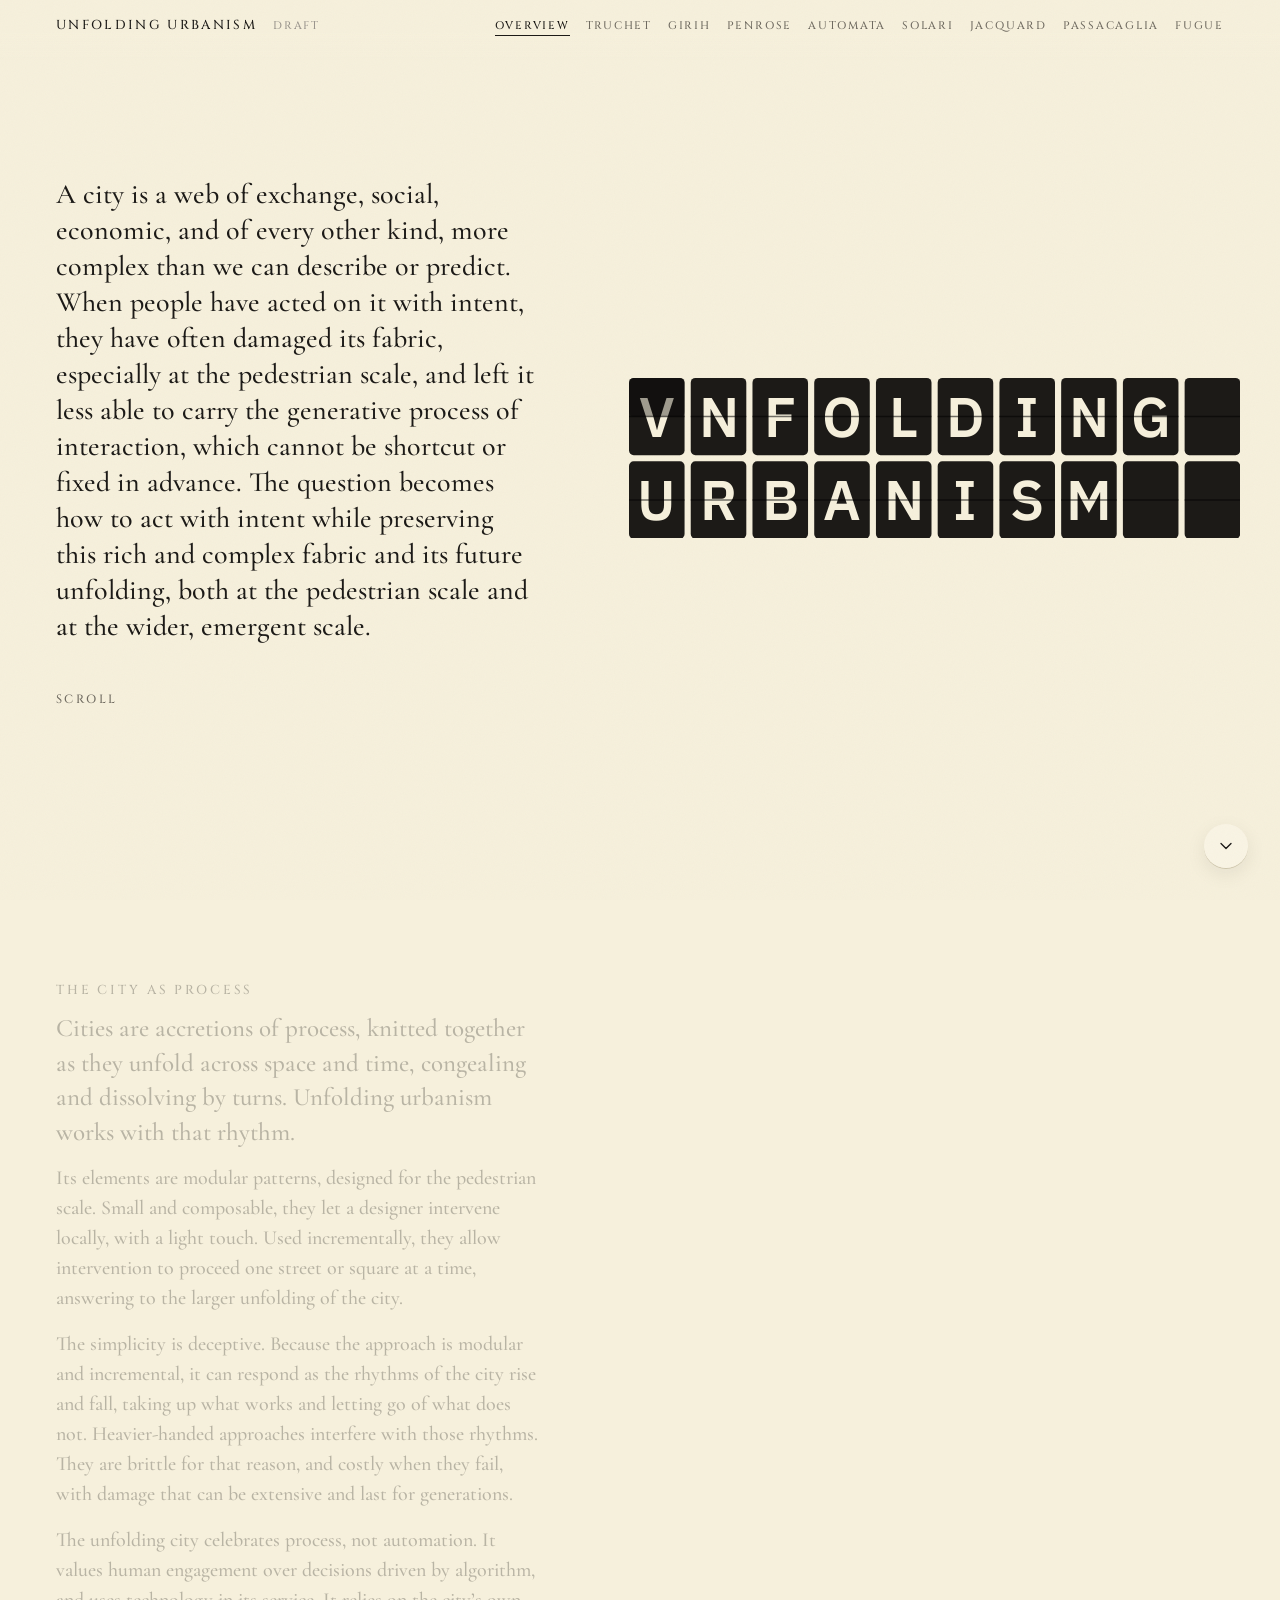
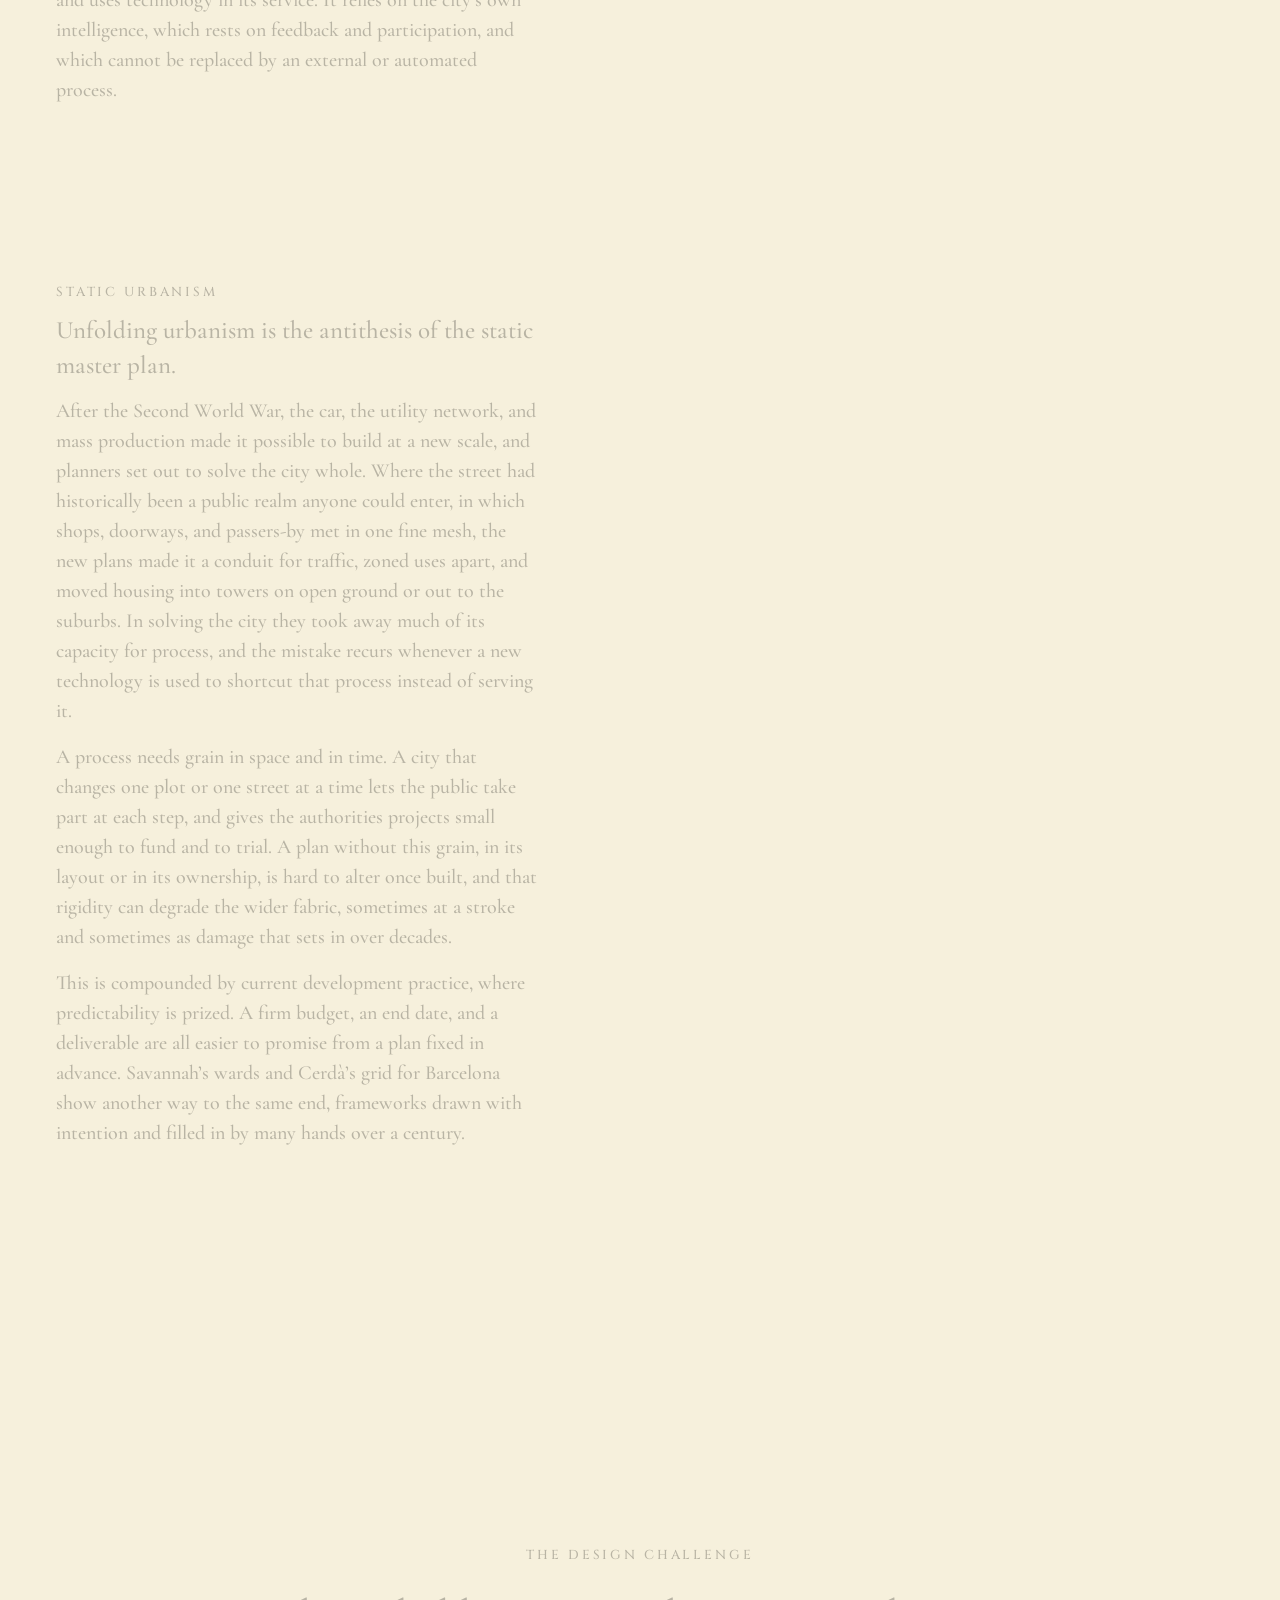
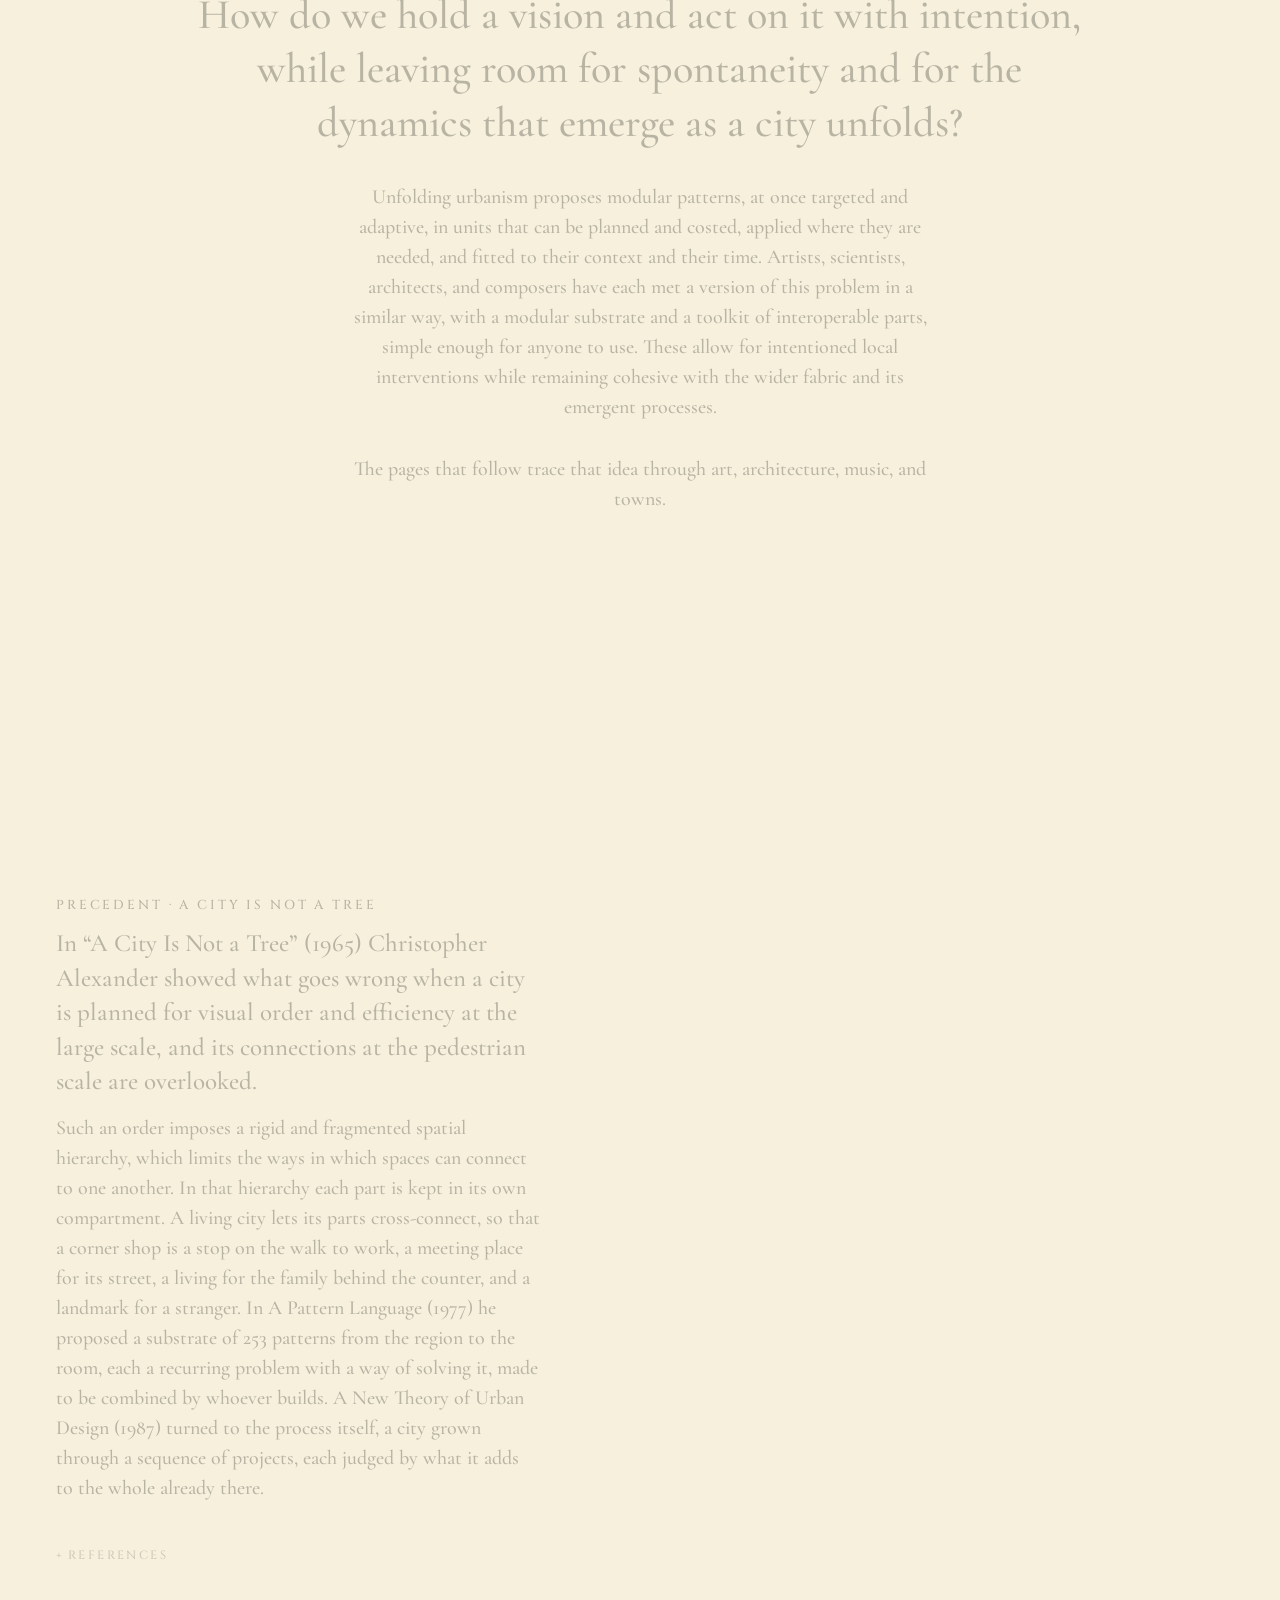
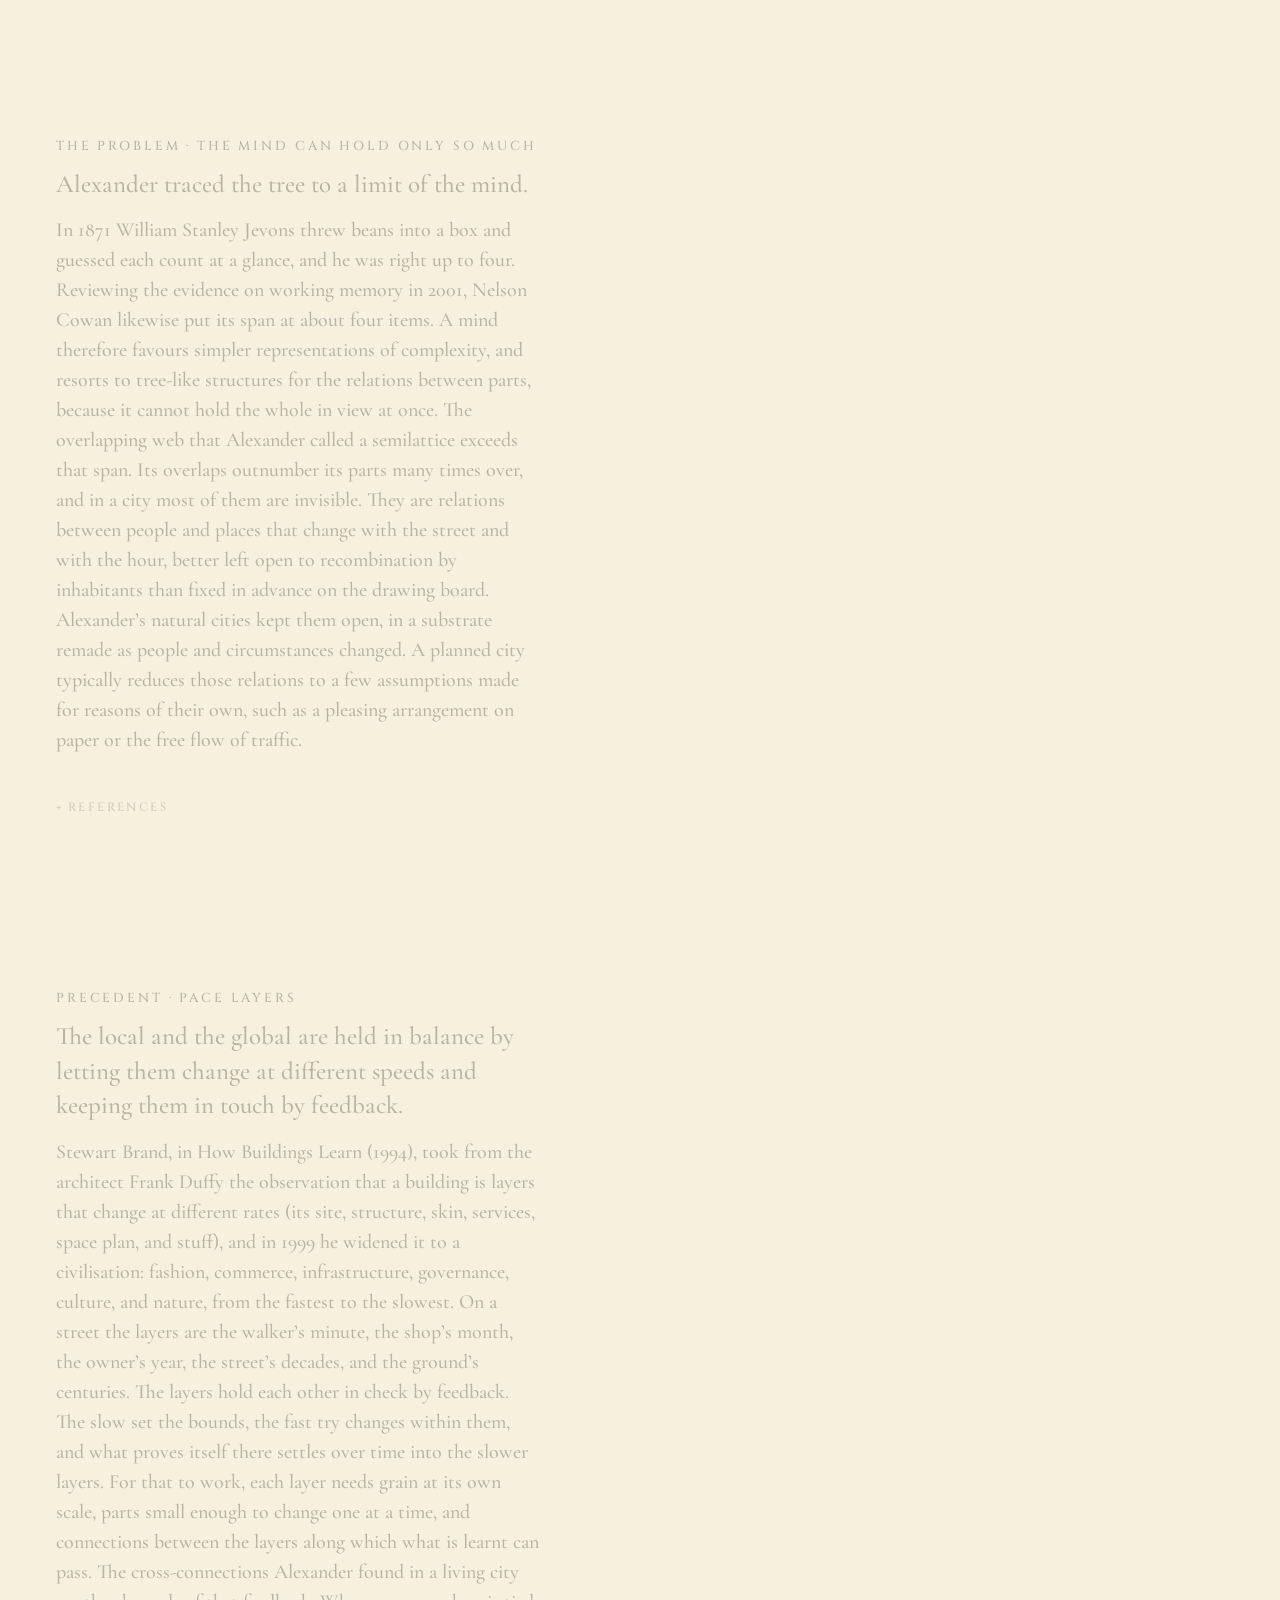
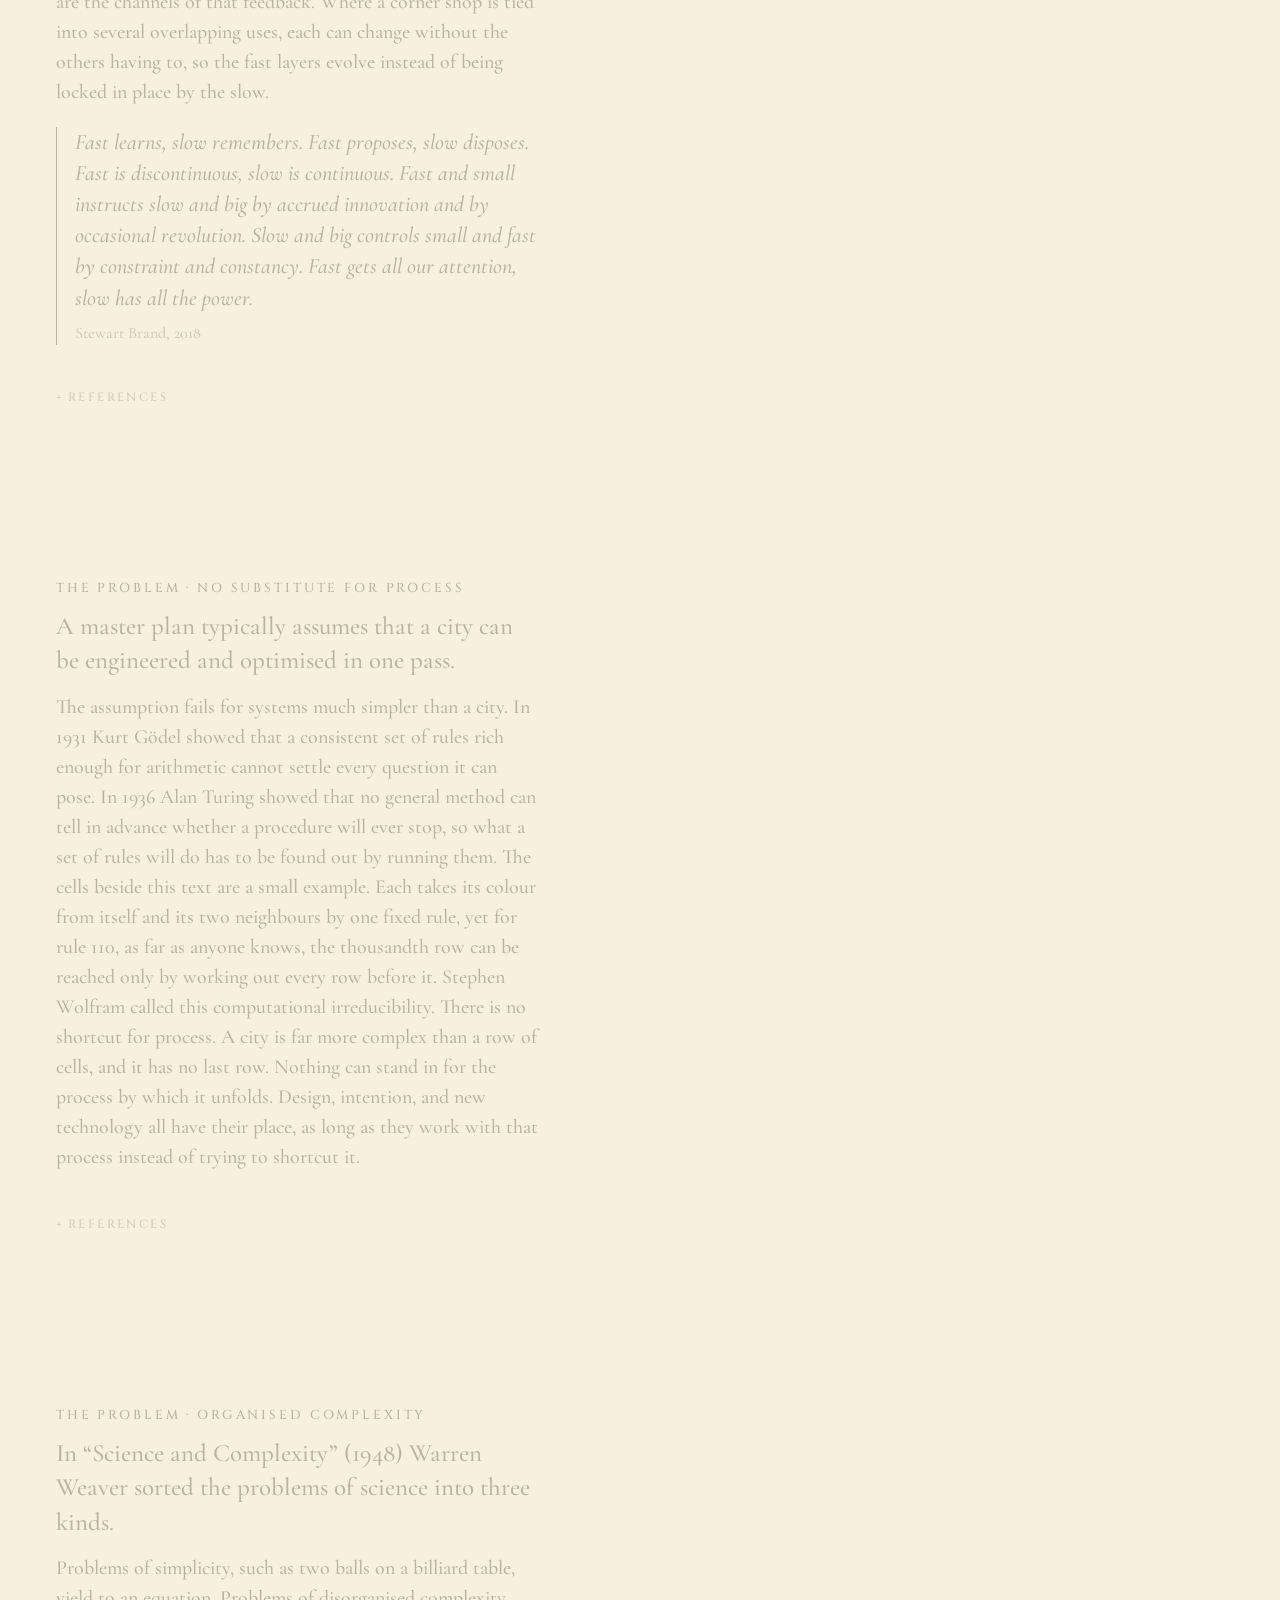
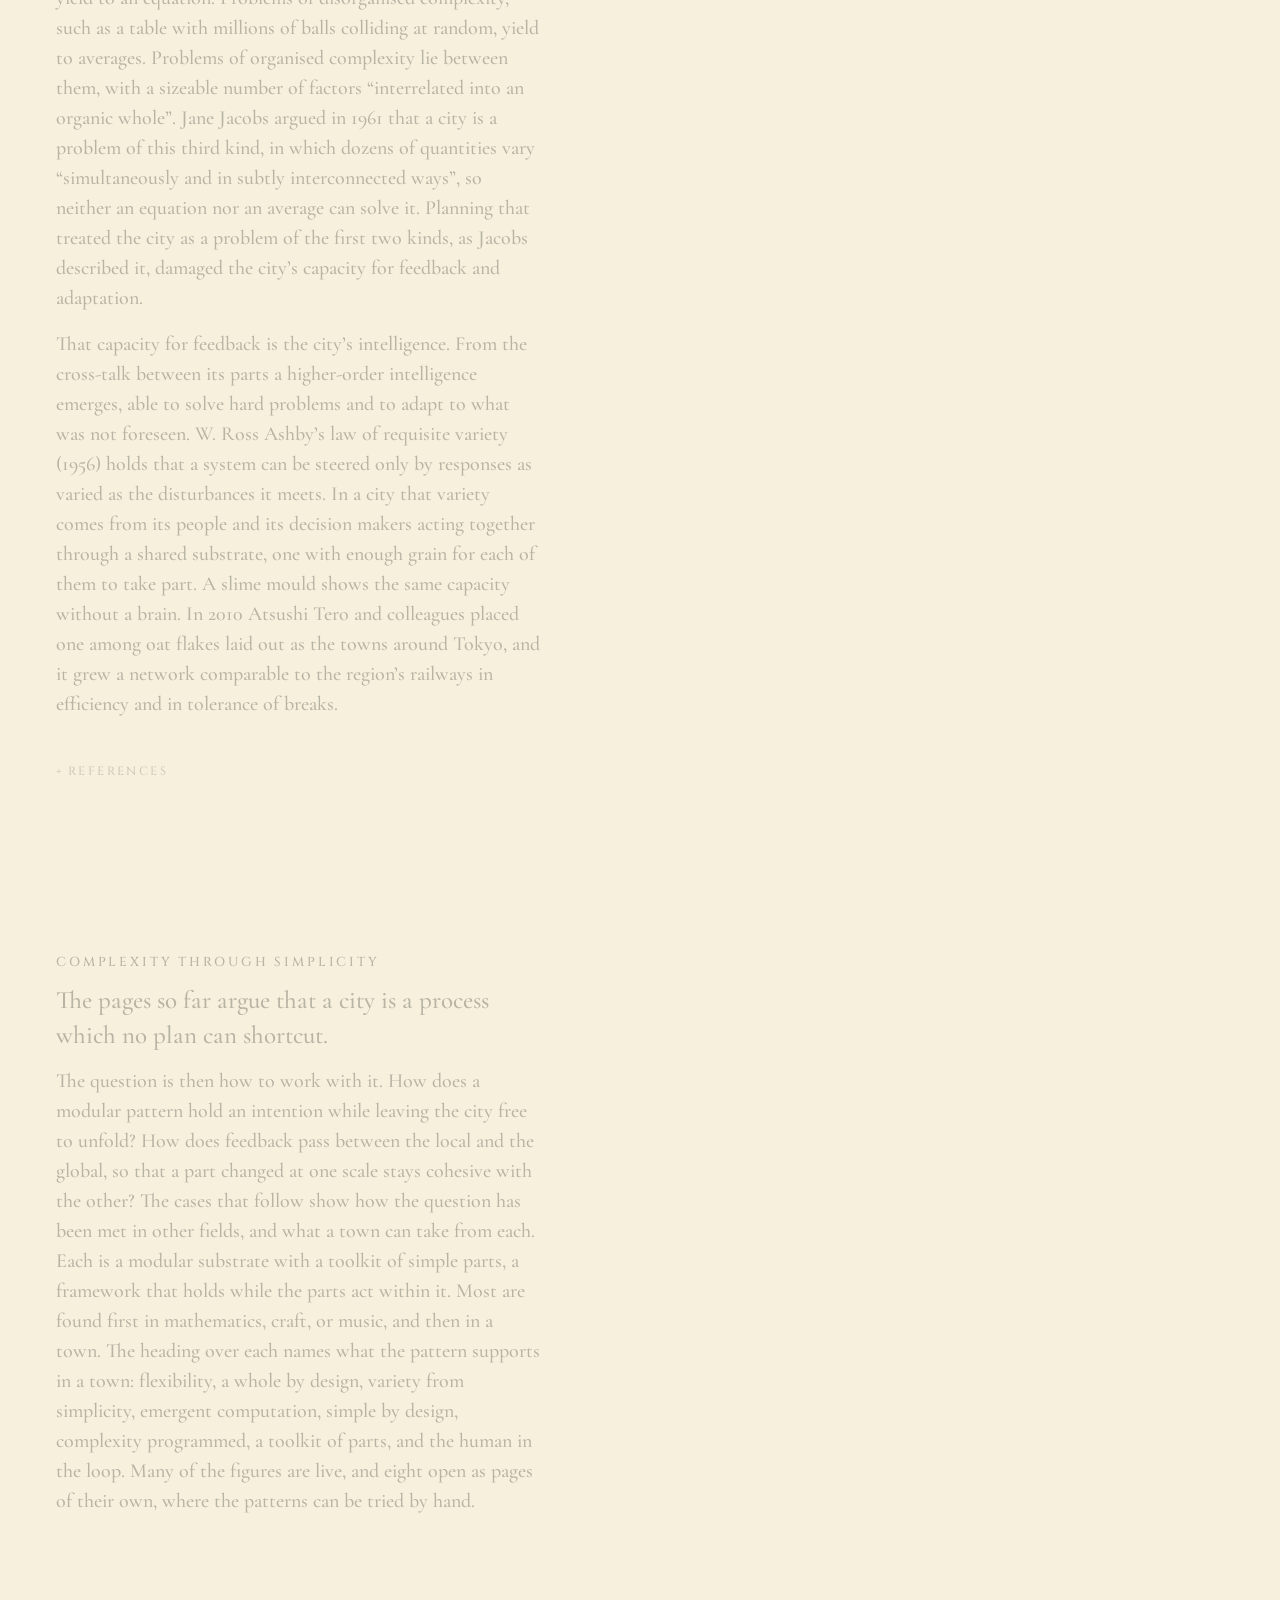
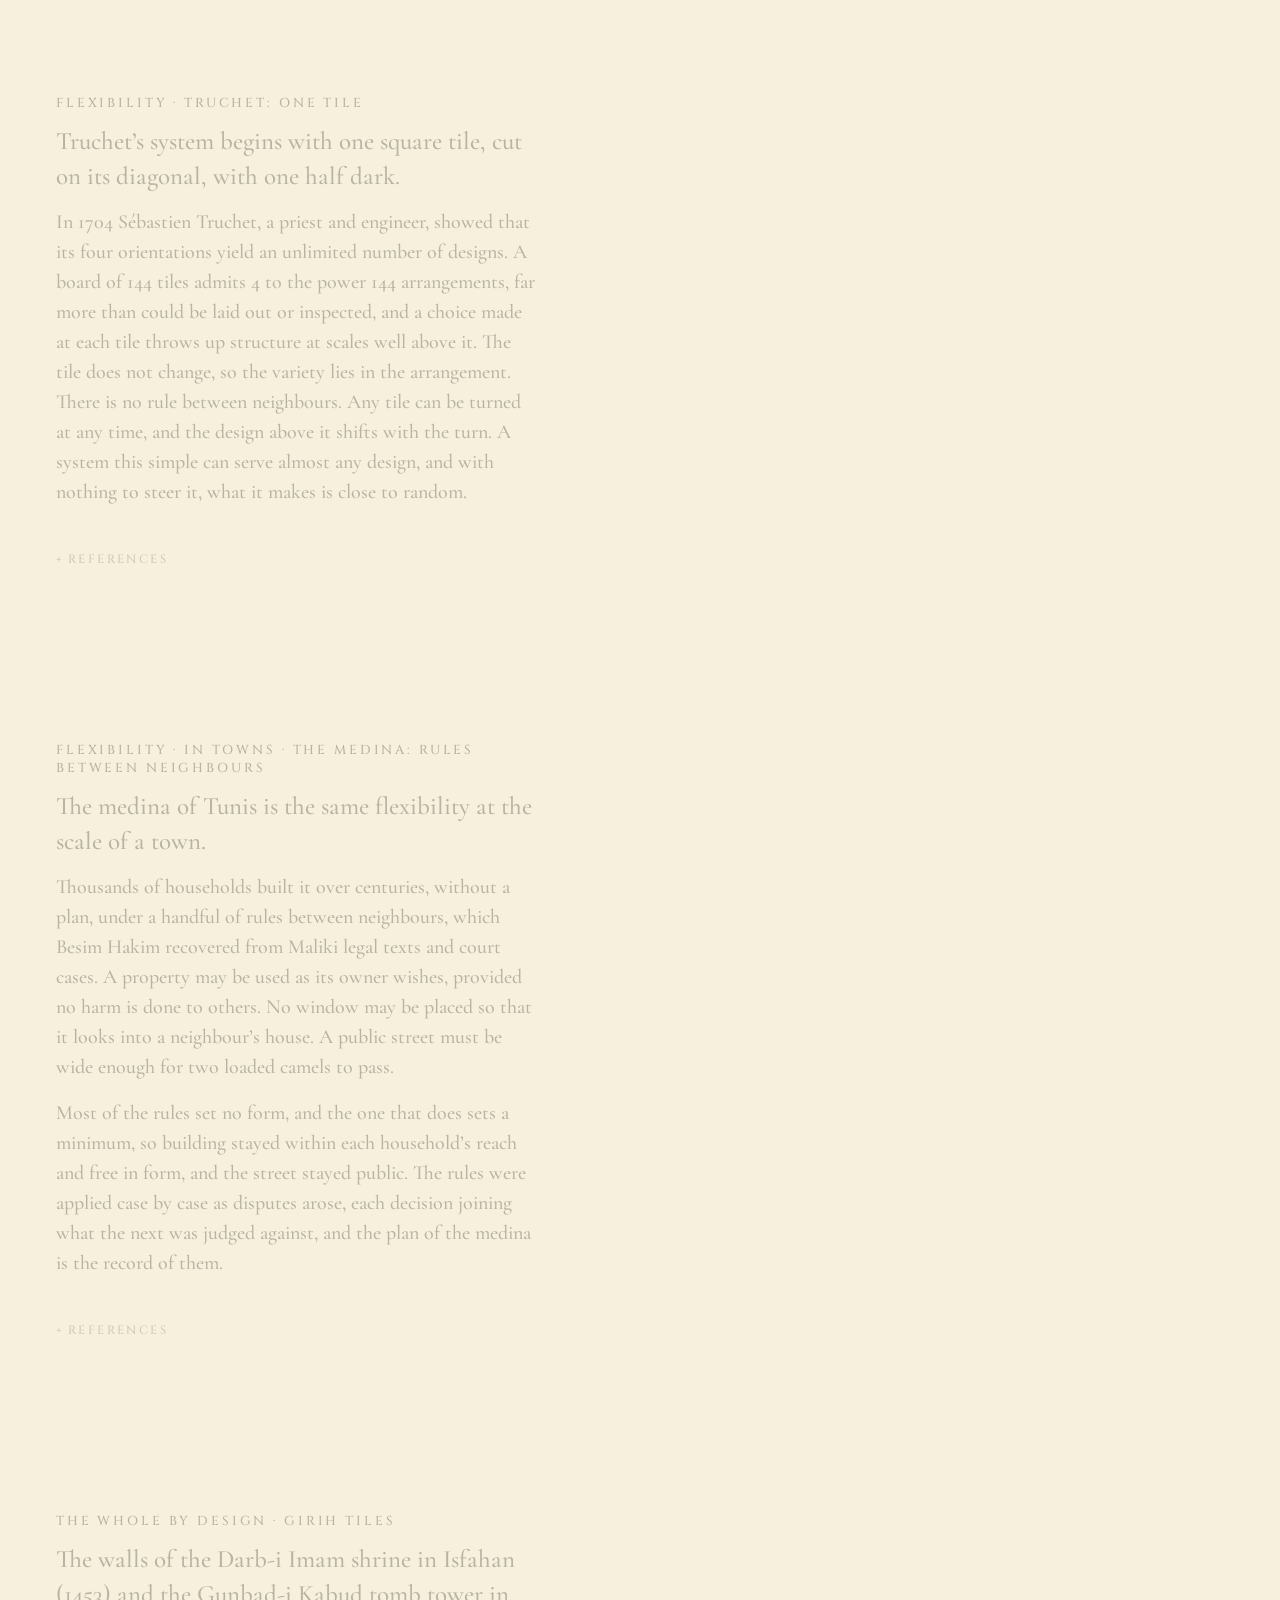
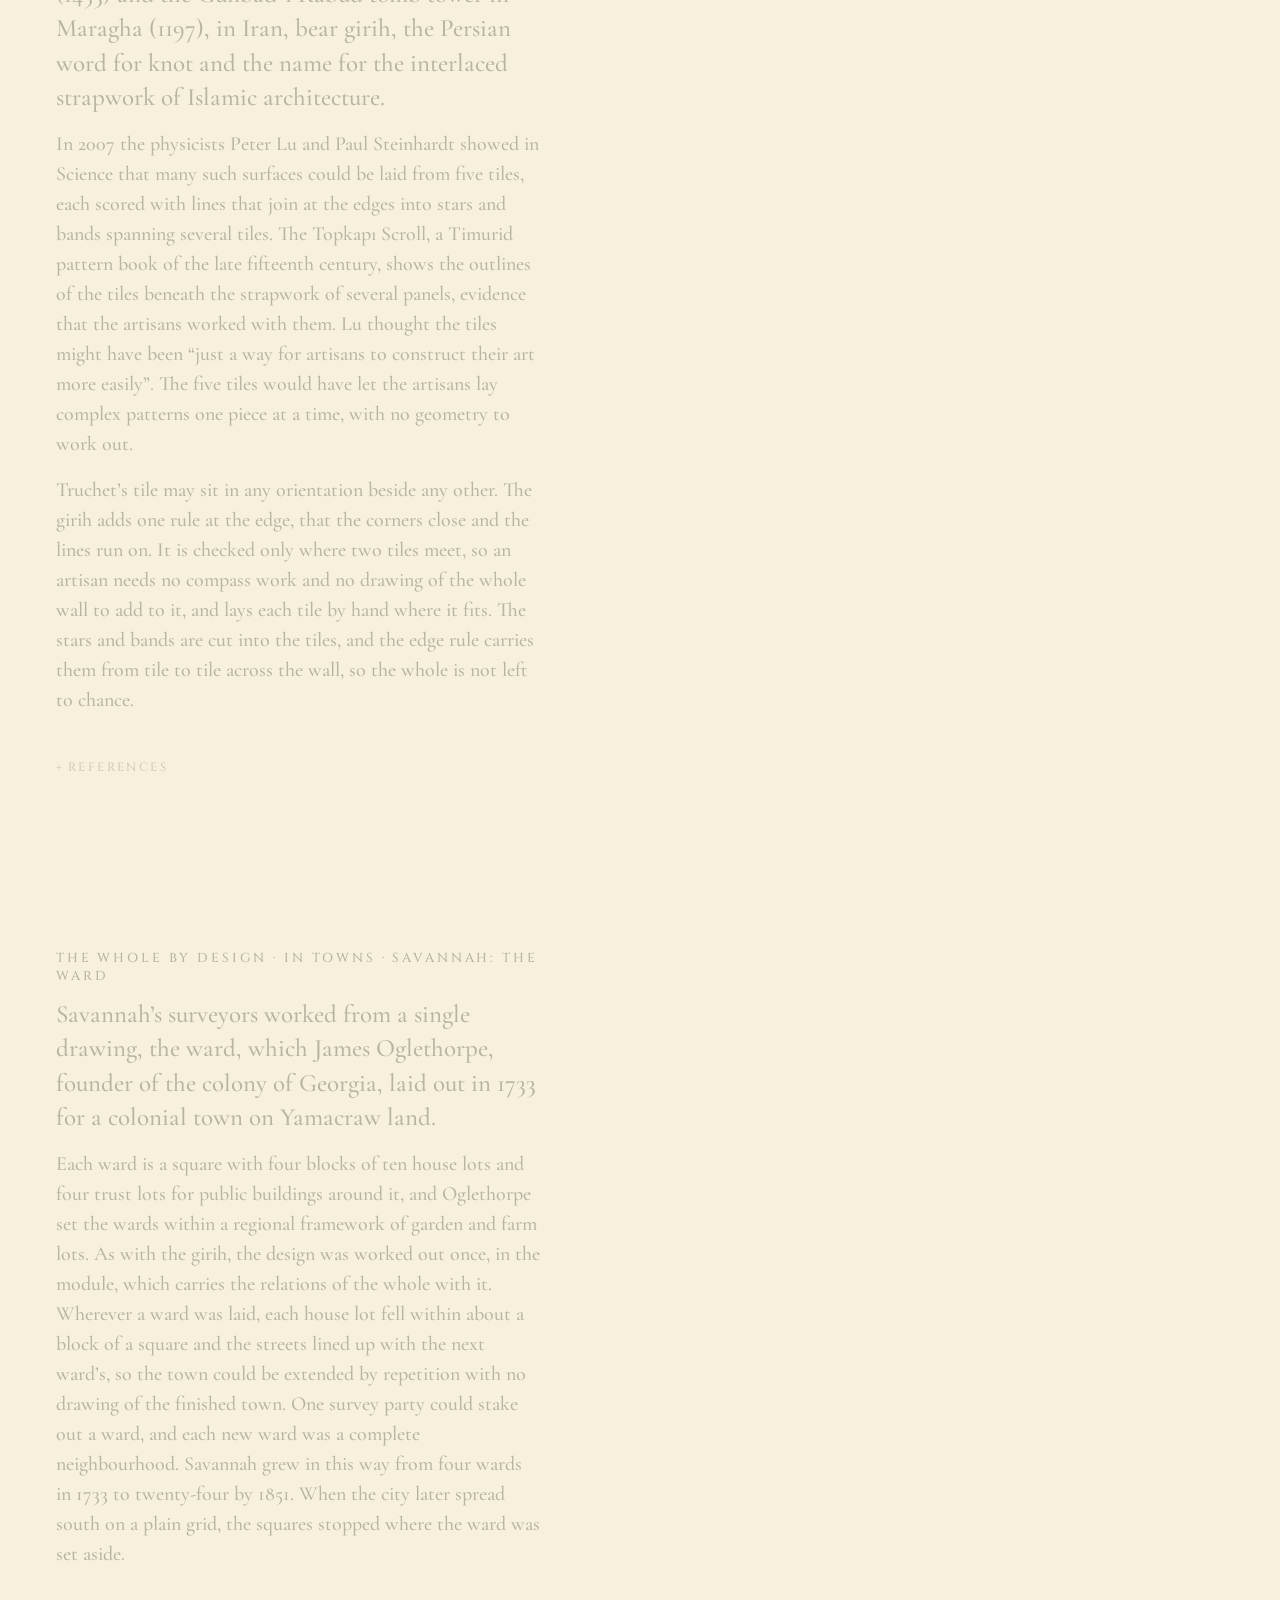
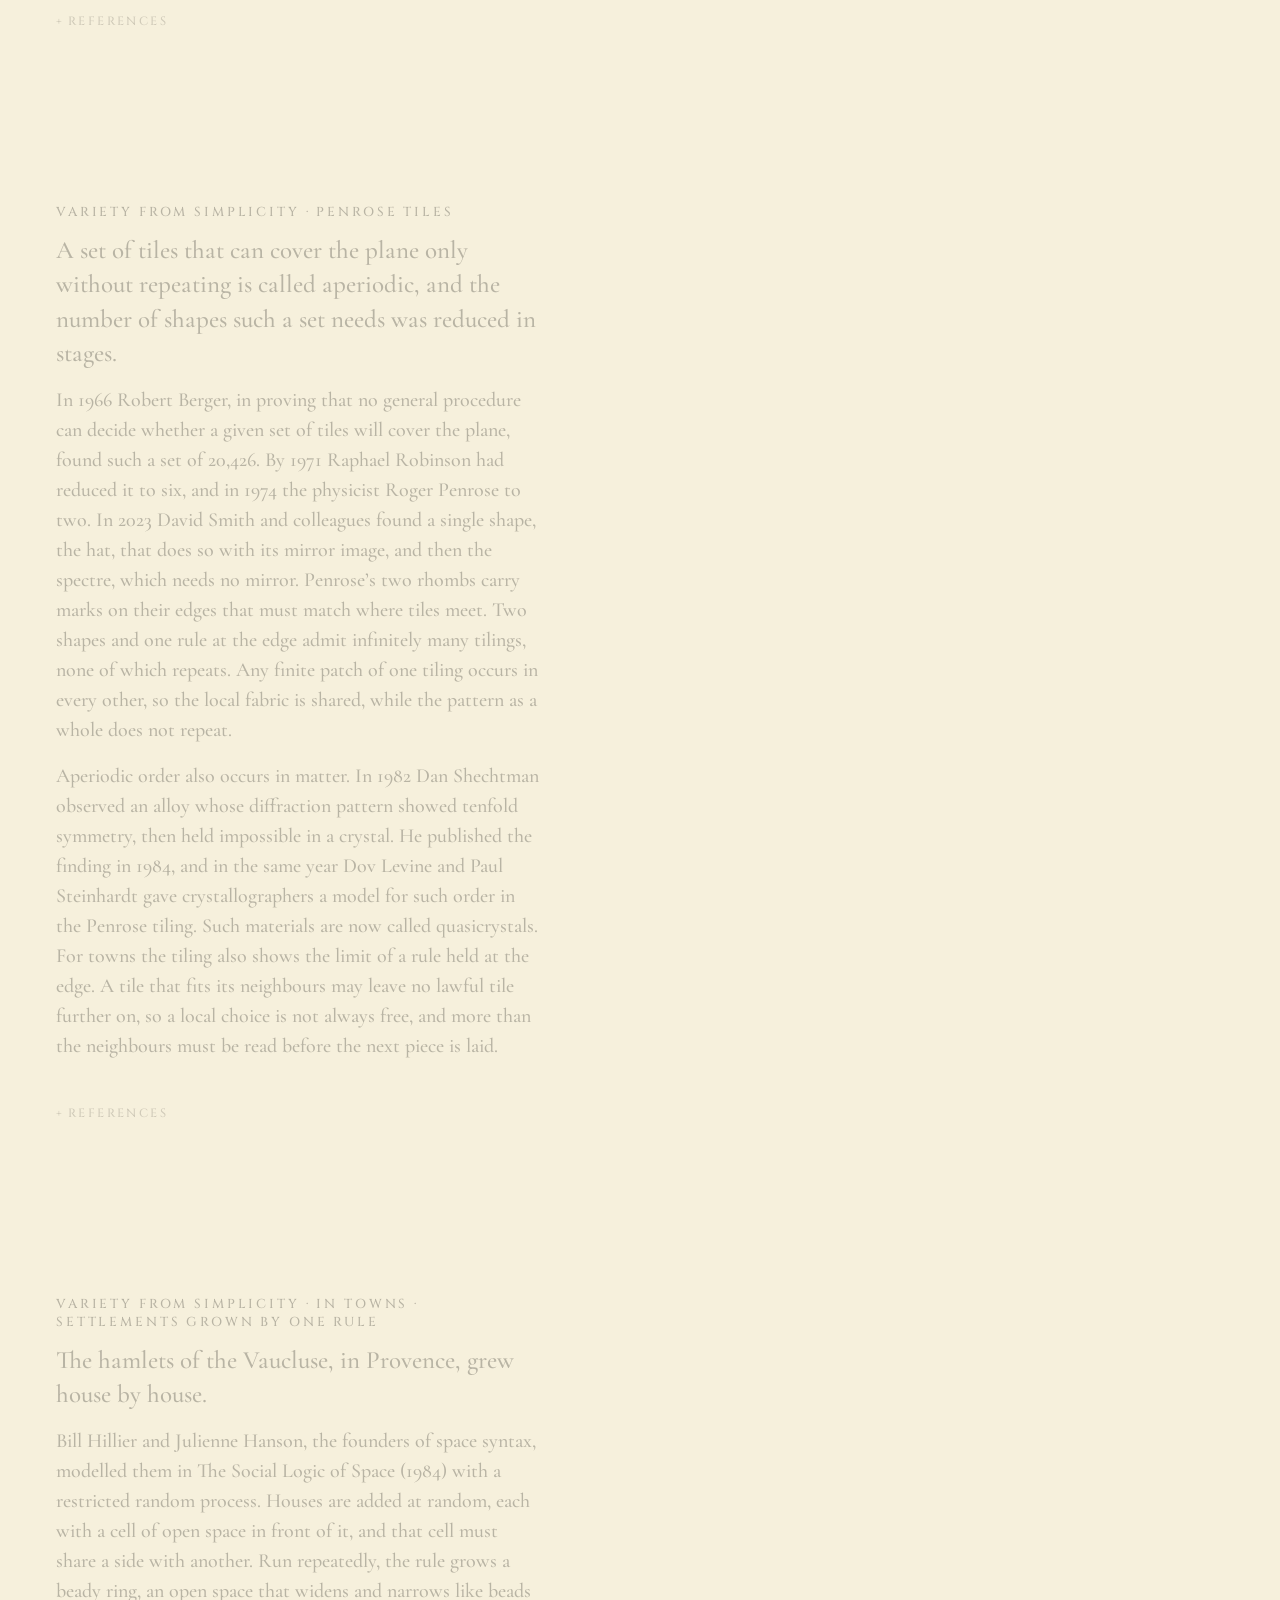
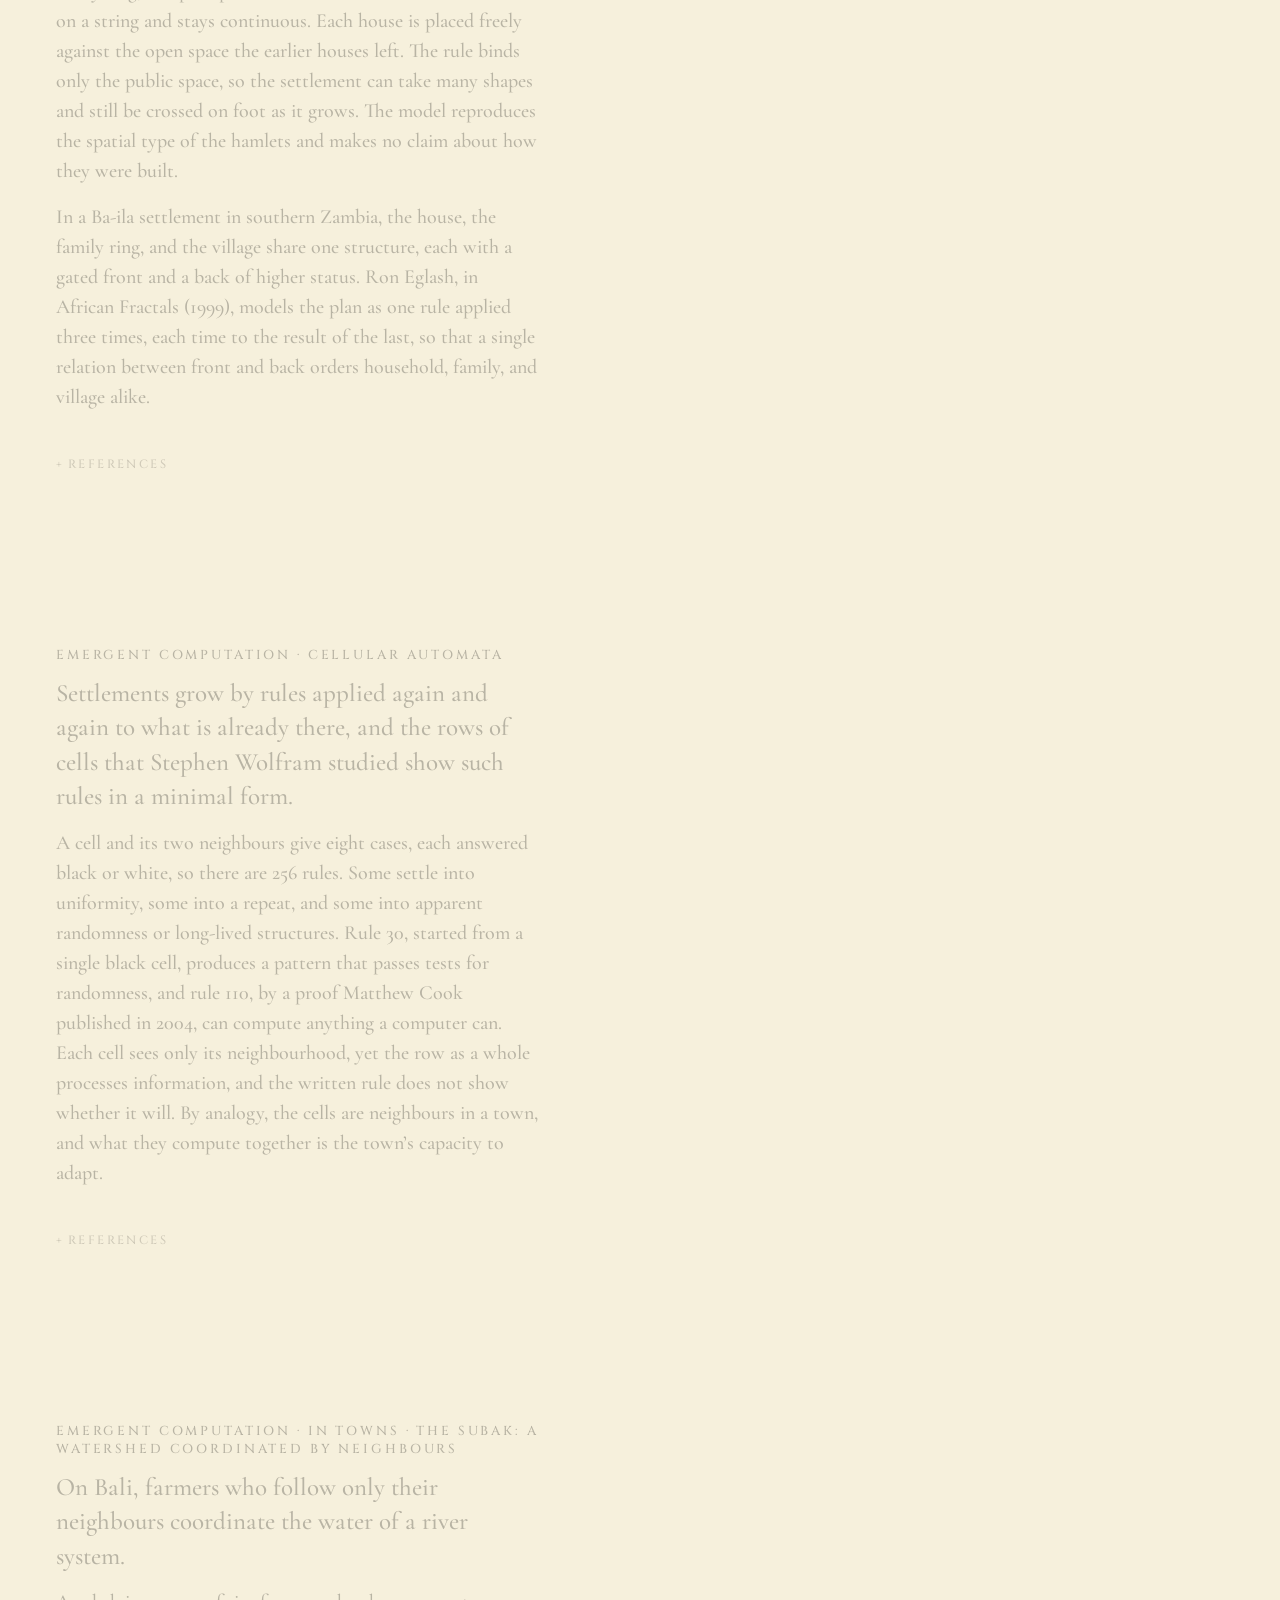
<file: index.html>
<!doctype html>
<html lang="en">
<head>
<meta charset="utf-8">
<meta name="robots" content="noindex, nofollow">
<meta name="viewport" content="width=device-width, initial-scale=1">
<title>Unfolding Urbanism</title>
<link rel="stylesheet" href="https://fonts.googleapis.com/css2?family=Cinzel:wght@400;500;600&family=Cormorant+Garamond:ital,wght@0,500;0,600;1,500&family=IBM+Plex+Sans:ital,wght@0,400;0,500;0,600;1,400&display=swap">
<link rel="stylesheet" href="top.css?v=b62063af">
<link rel="stylesheet" href="scroll.css?v=6bdfeb6b">
<style>
  :root { --tile: #f0e8d0; }   /* the wall's tiles, one shade deeper than the paper */
  /* the overview: the presentation as a short story, a few sentences a passage, and a picture held beside it. A picture
     that has a page behind it opens that page; so does the line under the passage */
  /* a wider column for the story than on the pages it links to, since here the text carries the argument */
  @media (min-width: 901px) { .scrolly { grid-template-columns: minmax(400px, 46%) 1fr; } .hold { padding-bottom: 96px; } }
  @media (max-width: 900px) { .hold { height: 50vh; padding: 48px 12px 24px; } .top .nav a:not(.home) { display: inline; } .top .nav { font-size: 11px; gap: 12px; flex-wrap: nowrap; justify-content: flex-start; overflow-x: auto; max-width: 60vw; scrollbar-width: none; } .top .nav::-webkit-scrollbar { display: none; } .scrolly .story section > :first-child { scroll-margin-top: calc(50vh + 24px); } }
  .story section { min-height: 66vh; padding: 9vh 0; max-width: 37em; }
  .story section > :first-child { scroll-margin-top: 96px; }
  .story section:first-child { min-height: 100vh; }
  /* a passage shorter than its section sits at the foot of it, nearer the reader's eye as it scrolls up into view */
  .story section:not(:first-child):not(.full) { justify-content: flex-end; }
  /* a passage with no picture, set across the whole page: centred, in large type, and tall enough that its words are off the
     window before the picture of the passage after it comes in */
  .story section.full { width: calc(100vw - 112px); max-width: none; min-height: 130vh; align-items: center; text-align: center; }
  .story section.full h2 { margin-bottom: 24px; }
  .story section.full p { max-width: 30em; margin: 32px 0 0; }   /* a line under the question, in the page's own size */
  .story section.full p.lead { max-width: 22em; margin: 0; font-size: clamp(30px, 3.3vw, 52px); line-height: 1.28; }
  @media (max-width: 900px) { .story section.full { width: auto; min-height: 100vh; } .story section.full p.lead { font-size: 26px; } }
  .story h2 { margin-bottom: 12px; }
  .story p.lead { margin-bottom: 14px; }
  .story .go { margin: 16px 0 0; font-family: var(--caps); font-size: 13px; letter-spacing: .2em; text-transform: uppercase; }
  .story .go a { border-bottom: 1px solid var(--ink); padding-bottom: 3px; }
  /* the references of a passage, closed until asked for */
  .story details.refs { margin-top: 16px; }
  .story details.refs summary { cursor: pointer; list-style: none; padding: 12px 0; font-family: var(--caps); font-size: 12px; letter-spacing: .2em; text-transform: uppercase; color: var(--muted); }
  .story details.refs summary::-webkit-details-marker { display: none; }
  .story details.refs summary::before { content: "+"; display: inline-block; width: 12px; }
  .story details.refs[open] summary::before { content: "\2212"; }
  .story details.refs ol { margin: 8px 0 0; padding: 0 0 0 12px; list-style: none; }
  .story details.refs li { font-size: 16px; line-height: 1.4; color: var(--muted); margin: 0 0 8px; }
  .board figure { position: absolute; inset: 0; margin: 0; display: flex; flex-direction: column; align-items: center; justify-content: center; opacity: 0; visibility: hidden; transition: opacity .7s ease, visibility 0s .7s; pointer-events: none; }
  .board figure.on { opacity: 1; visibility: visible; transition: opacity .7s ease, visibility 0s; pointer-events: auto; }
  /* a picture with a page behind it cycles through a few of that page's states, and the way in is written under it */
  .board figure img.frame { position: absolute; inset: 0; width: 100%; height: 100%; object-fit: contain; object-position: center bottom; opacity: 0; transition: opacity 1.2s ease; }
  .board figure img.frame.now { position: static; opacity: 1; }
  .board figure .frames { position: relative; display: flex; align-items: center; justify-content: center; width: 100%; height: 100%; min-height: 0; }
  .board figcaption { position: relative; z-index: 1; }
  .board figcaption.explore { margin-top: 24px; font-family: var(--caps); font-size: 13px; font-style: normal; letter-spacing: .2em; text-transform: uppercase; color: var(--ink); }
  .board figcaption.explore a { color: var(--ink); border-bottom: 1px solid var(--ink); padding-bottom: 4px; }
  .board figcaption.explore a::after { content: "\00a0\2192"; }
  .board figcaption.explore.note { font-family: inherit; font-size: 15px; font-style: italic; letter-spacing: 0; text-transform: none; color: var(--muted); }
  .board figcaption.explore .note { display: block; margin-top: 12px; font-family: var(--serif); font-size: 15px; font-style: italic; letter-spacing: 0; text-transform: none; color: var(--muted); }
  .board figure > a { display: flex; align-items: center; justify-content: center; width: 100%; flex: 1 1 0; min-height: 0; }
  .board figure img { display: block; max-width: 100%; max-height: 100%; }
  /* a picture fades into the page at its edges, so its paper and the page's never meet at a line */
  .board figure > a > img, .board figure > img, .board figure .frames img { -webkit-mask-image: linear-gradient(to right, transparent, #000 3%, #000 97%, transparent), linear-gradient(to bottom, transparent, #000 3%, #000 97%, transparent); -webkit-mask-composite: source-in;
    mask-image: linear-gradient(to right, transparent, #000 3%, #000 97%, transparent), linear-gradient(to bottom, transparent, #000 3%, #000 97%, transparent); mask-composite: intersect; }
  .board figure.crisp img { -webkit-mask-image: none; mask-image: none; border-radius: 6px; }
  .board figure.drawn img { width: min(100%, 720px); height: auto; }
  .board figcaption { margin-top: 16px; font-family: var(--sans); font-size: 15px; font-weight: 400; color: var(--ink); text-align: center; line-height: 1.5; text-wrap: balance; }
  .board figure.anim canvas { display: block; width: 100%; height: auto; aspect-ratio: 2.6; max-height: calc(100% - 48px); }
  .board figure.anim.tall canvas { width: min(100%, 640px); aspect-ratio: .95; }
  .board figure.anim.wide canvas { width: min(100%, 720px); aspect-ratio: 1.75; }
  .board figure.anim.strip canvas { width: min(100%, 760px); aspect-ratio: 3.2; }
  .board figure.anim.towns canvas { width: min(100%, 760px); aspect-ratio: 1.9; }
  @media (max-width: 600px) { .board figure.anim.towns canvas { aspect-ratio: .9; } }
  @media (max-width: 600px) { .board figure.anim.trio canvas { aspect-ratio: 1.1; } }
  .board figure.anim.square canvas { width: min(100%, 600px); aspect-ratio: .9; }
  .board figure.photo img { width: min(100%, 720px); height: auto; }
  .board figure.photo figcaption { width: min(100%, 720px); text-align: center; line-height: 1.5; }
  .board figcaption a { color: inherit; text-decoration: none; border-bottom: 1px solid var(--line); }
  @media (hover: hover) { .board figcaption a:hover { color: var(--ink); border-bottom-color: var(--ink); } }
  .board figure.drawn svg.dots + figcaption { margin-top: 32px; }
  /* the two figures drawn here */
  .board svg.dots { width: min(70%, 460px); height: auto; }
  .board svg.dots circle { fill: var(--ink); }
  .board svg.loop { width: min(100%, 620px); height: auto; overflow: visible; }
  .board svg.loop .ring { fill: none; stroke: var(--muted); stroke-width: .7; stroke-dasharray: 2 2; }
  .board svg.loop .pt { fill: var(--ink); }
  .board svg.loop .back { fill: var(--emerge); }
  .board svg.loop text { font-family: var(--caps); font-size: 6px; letter-spacing: .1em; text-transform: uppercase; fill: var(--muted); }
  .tocome { width: min(100%, 520px); aspect-ratio: 4 / 3; display: flex; align-items: center; justify-content: center; padding: 24px; text-align: center; border: 1px dashed var(--line);
            font-family: var(--caps); font-size: 10px; letter-spacing: .2em; text-transform: uppercase; color: var(--grey); }
  /* the opening picture: the title on a split-flap board (solari-live.js), two rows of drums */
  .board svg.solari-title { display: block; width: min(100%, 784px); }
  .story section#top p.lead { font-size: 28px; line-height: 36px; }
  @media (max-width: 900px) { .board figure[data-for="open"] { justify-content: flex-end; padding-bottom: 24px; } .story section#top { min-height: 0; justify-content: flex-start; padding-top: 24px; } }   /* on a phone the title board sits over the lead, and the lead follows it at once */
  /* the girih play beside the girih case (girih-wall.js): the tiles one shade deeper than the paper, and their lines, which take
     the colour the script gives each tile for its age. The two rules name no ancestor, since a rule that does is not applied to a
     shape drawn through a use element */
  .wall-tile { stroke-linejoin: round; }
  .wall-line { fill: none; stroke: currentColor; stroke-linecap: round; stroke-linejoin: round; }
  /* the fill of the tiles and the width of the lines are set on their layers, so that the script can swell a fresh tile's lines
     and flush a tile that is taken out, through the use element that draws it */
  .wall-shapes { fill: var(--tile); stroke: var(--tile); stroke-width: .6; }
  /* the same play small, beside the girih case */
  .board svg.girih-patch { display: block; width: min(100%, 520px); aspect-ratio: 1; margin-bottom: 24px; overflow: visible; color: var(--ink); }
  /* the Truchet board beside its case (truchet-live.js): the tiles turn about their own middles */
  .board svg.truchet-patch { display: block; width: min(100%, 480px); aspect-ratio: 1; margin-bottom: 24px; }
  /* the Penrose patch, the Solari board, and the loom, live beside their cases */
  .board svg.penrose-patch { display: block; width: min(100%, 520px); aspect-ratio: 1; margin-bottom: 24px; overflow: visible; }
  .penrose-patch .pt { fill: var(--tile); stroke: var(--ink); stroke-width: 1; stroke-linejoin: round; }
  .board svg.solari-patch { display: block; width: min(100%, 760px); margin-bottom: 24px; }
  .solari-glyph { font-family: 'IBM Plex Sans', 'Helvetica Neue', Arial, sans-serif; font-size: 19px; font-weight: 500; fill: var(--paper); }
  .board svg.loom-patch { display: block; width: min(100%, 640px); margin-bottom: 24px; }
  .board svg.lattice-patch { display: block; width: min(100%, 720px); margin-bottom: 24px; }
  .truchet-spin { transform-box: fill-box; transform-origin: center; }
  .truchet-cell { fill: var(--plate); stroke: var(--line); stroke-width: .5; }
  .truchet-dark { fill: var(--ink); }
  .board svg.girih-patch .wall-shapes { stroke: var(--line); stroke-width: 1; }   /* the tiles' outlines show, pale, so the joins can be read */
  .wall-shapes use, .wall-lines use, .wall-ghosts use { transform-box: fill-box; transform-origin: center; }   /* a tile popping in or out scales about its own middle */
  .wall-ghosts, .wall-lines { stroke-width: 1.8; }
  /* a few photographs or plans side by side, each set in the page's ink on its paper, with its caption and, smaller, its credit */
  .plates { display: grid; grid-template-columns: 1fr 1fr; gap: 24px; width: min(100%, 720px); }
  .plates img { display: block; width: 100%; height: auto; }
  .plates p { margin: 8px 0 0; font-family: var(--sans); font-size: 14px; line-height: 1.4; font-weight: 400; color: var(--ink); }
  .plates a { display: block; font-family: var(--sans); font-size: 13px; font-style: normal; color: var(--muted); text-decoration: none; }
  @media (hover: hover) { .plates a:hover { color: var(--ink); } }
  @media (max-width: 900px) { .plates { gap: 8px; } .plates p { font-size: 13px; } .plates a { font-size: 12px; } }
  /* the eight pages at a glance */
  .sheet { display: grid; grid-template-columns: repeat(4, 1fr); gap: 24px 16px; width: min(100%, 860px); }
  .sheet a { display: block; text-align: center; text-decoration: none; color: var(--muted); font-family: var(--caps); font-size: 12px; letter-spacing: .18em; text-transform: uppercase; }
  .sheet img { display: block; width: 100%; height: auto; aspect-ratio: 1; object-fit: cover; margin-bottom: 8px; }
  @media (hover: hover) { .sheet a:hover { color: var(--ink); } }
  @media (max-width: 900px) { .sheet { grid-template-columns: repeat(4, 1fr); gap: 8px 8px; } .sheet a { font-size: 11px; letter-spacing: .1em; } }
  .foot { padding: 48px 56px 64px; font-size: 15px; line-height: 1.5; color: var(--muted); max-width: 48em; }
  .foot a { color: var(--muted); border-bottom: 1px solid var(--line); }
  @media (max-width: 900px) { .foot { padding: 32px 20px 48px; } }
  @media (prefers-reduced-motion: reduce) { .board figure { transition: none; } }
</style>
</head>
<body class="grain">
<header class="top">
  <a class="mark" href="#top">Unfolding Urbanism</a>
  <nav class="nav"><a href="index.html" class="here">Overview</a><a href="truchet.html">Truchet</a><a href="girih.html">Girih</a><a href="penrose.html">Penrose</a><a href="automata.html">Automata</a><a href="solari.html">Solari</a><a href="jacquard.html">Jacquard</a><a href="passacaglia.html">Passacaglia</a><a href="fugue.html">Fugue</a></nav>
</header>

<main class="scrolly">
  <div class="story">
    <section data-scene="open" data-fig="open" id="top">
      <p class="lead">A city is a web of exchange, social, economic, and of every other kind, more complex than we can describe or predict. When people have acted on it with intent, they have often damaged its fabric, especially at the pedestrian scale, and left it less able to carry the generative process of interaction, which cannot be shortcut or fixed in advance. The question becomes how to act with intent while preserving this rich and complex fabric and its future unfolding, both at the pedestrian scale and at the wider, emergent scale.</p>
      <p class="cue">Scroll</p>
    </section>
    <section data-scene="process" data-fig="process">
      <h2>The city as process</h2>
      <p class="lead">Cities are accretions of process, knitted together as they unfold across space and time, congealing and dissolving by turns. Unfolding urbanism works with that rhythm.</p>
      <p>Its elements are modular patterns, designed for the pedestrian scale. Small and composable, they let a designer intervene locally, with a light touch. Used incrementally, they allow intervention to proceed one street or square at a time, answering to the larger unfolding of the city.</p>
      <p>The simplicity is deceptive. Because the approach is modular and incremental, it can respond as the rhythms of the city rise and fall, taking up what works and letting go of what does not. Heavier-handed approaches interfere with those rhythms. They are brittle for that reason, and costly when they fail, with damage that can be extensive and last for generations.</p>
      <p>The unfolding city celebrates process, not automation. It values human engagement over decisions driven by algorithm, and uses technology in its service. It relies on the city’s own intelligence, which rests on feedback and participation, and which cannot be replaced by an external or automated process.</p>
    </section>
    <section data-scene="static" data-fig="static">
      <h2>Static urbanism</h2>
      <p class="lead">Unfolding urbanism is the antithesis of the static master plan.</p>
      <p>After the Second World War, the car, the utility network, and mass production made it possible to build at a new scale, and planners set out to solve the city whole. Where the street had historically been a public realm anyone could enter, in which shops, doorways, and passers-by met in one fine mesh, the new plans made it a conduit for traffic, zoned uses apart, and moved housing into towers on open ground or out to the suburbs. In solving the city they took away much of its capacity for process, and the mistake recurs whenever a new technology is used to shortcut that process instead of serving it.</p>
      <p>A process needs grain in space and in time. A city that changes one plot or one street at a time lets the public take part at each step, and gives the authorities projects small enough to fund and to trial. A plan without this grain, in its layout or in its ownership, is hard to alter once built, and that rigidity can degrade the wider fabric, sometimes at a stroke and sometimes as damage that sets in over decades.</p>
      <p>This is compounded by current development practice, where predictability is prized. A firm budget, an end date, and a deliverable are all easier to promise from a plan fixed in advance. Savannah’s wards and Cerdà’s grid for Barcelona show another way to the same end, frameworks drawn with intention and filled in by many hands over a century.</p>
    </section>
    <section data-scene="question" data-fig="" class="full">
      <h2>The design challenge</h2>
      <p class="lead">How do we hold a vision and act on it with intention, while leaving room for spontaneity and for the dynamics that emerge as a city unfolds?</p>
      <p>Unfolding urbanism proposes modular patterns, at once targeted and adaptive, in units that can be planned and costed, applied where they are needed, and fitted to their context and their time. Artists, scientists, architects, and composers have each met a version of this problem in a similar way, with a modular substrate and a toolkit of interoperable parts, simple enough for anyone to use. These allow for intentioned local interventions while remaining cohesive with the wider fabric and its emergent processes.</p>
      <p>The pages that follow trace that idea through art, architecture, music, and towns.</p>
    </section>
    <section data-scene="alexander" data-fig="alexander">
      <h2>Precedent · A city is not a tree</h2>
      <p class="lead">In “A City Is Not a Tree” (1965) Christopher Alexander showed what goes wrong when a city is planned for visual order and efficiency at the large scale, and its connections at the pedestrian scale are overlooked.</p>
      <p>Such an order imposes a rigid and fragmented spatial hierarchy, which limits the ways in which spaces can connect to one another. In that hierarchy each part is kept in its own compartment. A living city lets its parts cross-connect, so that a corner shop is a stop on the walk to work, a meeting place for its street, a living for the family behind the counter, and a landmark for a stranger. In A Pattern Language (1977) he proposed a substrate of 253 patterns from the region to the room, each a recurring problem with a way of solving it, made to be combined by whoever builds. A New Theory of Urban Design (1987) turned to the process itself, a city grown through a sequence of projects, each judged by what it adds to the whole already there.</p>
      <details class="refs"><summary>References</summary><ol><li>Alexander, C., Notes on the Synthesis of Form, 1964; A City Is Not a Tree, 1965</li><li>Alexander, C., A Foreshadowing of 21st Century Art: The Color and Geometry of Very Early Turkish Carpets, Oxford University Press, 1993 <a href="https://archive.org/details/AForeshadowingOf21stCenturyArt">link</a></li></ol></details>
    </section>
    <section data-scene="mind" data-fig="mind">
      <h2>The problem · The mind can hold only so much</h2>
      <p class="lead">Alexander traced the tree to a limit of the mind.</p>
      <p>In 1871 William Stanley Jevons threw beans into a box and guessed each count at a glance, and he was right up to four. Reviewing the evidence on working memory in 2001, Nelson Cowan likewise put its span at about four items. A mind therefore favours simpler representations of complexity, and resorts to tree-like structures for the relations between parts, because it cannot hold the whole in view at once. The overlapping web that Alexander called a semilattice exceeds that span. Its overlaps outnumber its parts many times over, and in a city most of them are invisible. They are relations between people and places that change with the street and with the hour, better left open to recombination by inhabitants than fixed in advance on the drawing board. Alexander’s natural cities kept them open, in a substrate remade as people and circumstances changed. A planned city typically reduces those relations to a few assumptions made for reasons of their own, such as a pleasing arrangement on paper or the free flow of traffic.</p>
      <details class="refs"><summary>References</summary><ol><li>Hamilton, W., Lectures on Metaphysics and Logic, 1859 (the marbles, quoted by Jevons)</li><li>Jevons, W. S., The power of numerical discrimination, Nature 3, 281 (1871) <a href="https://www.nature.com/articles/003281a0">link</a></li><li>Kaufman, E. L. et al., The discrimination of visual number, American Journal of Psychology 62, 1949 (subitizing)</li><li>Miller, G. A., The magical number seven, plus or minus two, Psychological Review 63, 1956</li><li>Cowan, N., The magical number 4 in short-term memory, Behavioral and Brain Sciences 24, 2001 (issued 2000 online)</li><li>Simon, H. A., Models of Man, 1957 (bounded rationality; satisficing from 1956)</li></ol></details>
    </section>
    <section data-scene="pace" data-fig="pace">
      <h2>Precedent · Pace layers</h2>
      <p class="lead">The local and the global are held in balance by letting them change at different speeds and keeping them in touch by feedback.</p>
      <p>Stewart Brand, in How Buildings Learn (1994), took from the architect Frank Duffy the observation that a building is layers that change at different rates (its site, structure, skin, services, space plan, and stuff), and in 1999 he widened it to a civilisation: fashion, commerce, infrastructure, governance, culture, and nature, from the fastest to the slowest. On a street the layers are the walker’s minute, the shop’s month, the owner’s year, the street’s decades, and the ground’s centuries. The layers hold each other in check by feedback. The slow set the bounds, the fast try changes within them, and what proves itself there settles over time into the slower layers. For that to work, each layer needs grain at its own scale, parts small enough to change one at a time, and connections between the layers along which what is learnt can pass. The cross-connections Alexander found in a living city are the channels of that feedback. Where a corner shop is tied into several overlapping uses, each can change without the others having to, so the fast layers evolve instead of being locked in place by the slow.</p>
      <blockquote>Fast learns, slow remembers. Fast proposes, slow disposes. Fast is discontinuous, slow is continuous. Fast and small instructs slow and big by accrued innovation and by occasional revolution. Slow and big controls small and fast by constraint and constancy. Fast gets all our attention, slow has all the power.<cite>Stewart Brand, 2018</cite></blockquote>
      <details class="refs"><summary>References</summary><ol><li>Tero, A., Takagi, S., Saigusa, T., Ito, K., Bebber, D. P., Fricker, M. D., Yumiki, K., Kobayashi, R., and Nakagaki, T., Rules for biologically inspired adaptive network design, Science 327, 2010, pp. 439 to 442 (the slime mould laying tubes between oat flakes set out as the towns round Tokyo, and the rule that a tube thickens with the flow it carries and thins without it; the live figure’s road rule follows it) <a href="https://doi.org/10.1126/science.1177894">link</a></li><li>Brand, S., How Buildings Learn, Viking, 1994 (the shearing layers, after Frank Duffy); The Clock of the Long Now, Basic Books, 1999</li><li>Brand, S., Pace layering: how complex systems learn and keep learning, Journal of Design and Science, 2018 (CC BY 4.0; the quotation) <a href="https://doi.org/10.21428/7f2e5f08">link 1</a> <a href="https://longnow.org/ideas/pace-layers/">link 2</a></li></ol></details>
    </section>
    <section data-scene="science" data-fig="science">
      <h2>The problem · No substitute for process</h2>
      <p class="lead">A master plan typically assumes that a city can be engineered and optimised in one pass.</p>
      <p>The assumption fails for systems much simpler than a city. In 1931 Kurt Gödel showed that a consistent set of rules rich enough for arithmetic cannot settle every question it can pose. In 1936 Alan Turing showed that no general method can tell in advance whether a procedure will ever stop, so what a set of rules will do has to be found out by running them. The cells beside this text are a small example. Each takes its colour from itself and its two neighbours by one fixed rule, yet for rule 110, as far as anyone knows, the thousandth row can be reached only by working out every row before it. Stephen Wolfram called this computational irreducibility. There is no shortcut for process. A city is far more complex than a row of cells, and it has no last row. Nothing can stand in for the process by which it unfolds. Design, intention, and new technology all have their place, as long as they work with that process instead of trying to shortcut it.</p>
      <details class="refs"><summary>References</summary><ol><li>Gödel, K., Über formal unentscheidbare Sätze, 1931</li><li>Turing, A. M., On computable numbers, 1936</li><li>Wolfram, S., A New Kind of Science, 2002 <a href="https://www.wolframscience.com/nks/">link</a></li></ol></details>
    </section>
    <section data-scene="emergence" data-fig="emergence">
      <h2>The problem · Organised complexity</h2>
      <p class="lead">In “Science and Complexity” (1948) Warren Weaver sorted the problems of science into three kinds.</p>
      <p>Problems of simplicity, such as two balls on a billiard table, yield to an equation. Problems of disorganised complexity, such as a table with millions of balls colliding at random, yield to averages. Problems of organised complexity lie between them, with a sizeable number of factors “interrelated into an organic whole”. Jane Jacobs argued in 1961 that a city is a problem of this third kind, in which dozens of quantities vary “simultaneously and in subtly interconnected ways”, so neither an equation nor an average can solve it. Planning that treated the city as a problem of the first two kinds, as Jacobs described it, damaged the city’s capacity for feedback and adaptation.</p>
      <p>That capacity for feedback is the city’s intelligence. From the cross-talk between its parts a higher-order intelligence emerges, able to solve hard problems and to adapt to what was not foreseen. W. Ross Ashby’s law of requisite variety (1956) holds that a system can be steered only by responses as varied as the disturbances it meets. In a city that variety comes from its people and its decision makers acting together through a shared substrate, one with enough grain for each of them to take part. A slime mould shows the same capacity without a brain. In 2010 Atsushi Tero and colleagues placed one among oat flakes laid out as the towns around Tokyo, and it grew a network comparable to the region’s railways in efficiency and in tolerance of breaks.</p>
      <details class="refs"><summary>References</summary><ol><li>Weaver, W., Science and complexity, American Scientist 36, 1948</li><li>Batty, M., Cities and Complexity, 2005; The New Science of Cities, 2013; Inventing Future Cities, 2018</li><li>Simon, H. A., The architecture of complexity, Proc. Am. Phil. Soc. 106, 1962</li><li>Cook, M., Universality in elementary cellular automata, Complex Systems 15, 2004</li></ol></details>
    </section>
    <section data-scene="cases" data-fig="cases">
      <h2>Complexity through simplicity</h2>
      <p class="lead">The pages so far argue that a city is a process which no plan can shortcut.</p>
      <p>The question is then how to work with it. How does a modular pattern hold an intention while leaving the city free to unfold? How does feedback pass between the local and the global, so that a part changed at one scale stays cohesive with the other? The cases that follow show how the question has been met in other fields, and what a town can take from each. Each is a modular substrate with a toolkit of simple parts, a framework that holds while the parts act within it. Most are found first in mathematics, craft, or music, and then in a town. The heading over each names what the pattern supports in a town: flexibility, a whole by design, variety from simplicity, emergent computation, simple by design, complexity programmed, a toolkit of parts, and the human in the loop. Many of the figures are live, and eight open as pages of their own, where the patterns can be tried by hand.</p>
    </section>
    <section data-scene="truchet" data-fig="truchet">
      <h2>Flexibility · Truchet: one tile</h2>
      <p class="lead">Truchet’s system begins with one square tile, cut on its diagonal, with one half dark.</p>
      <p>In 1704 Sébastien Truchet, a priest and engineer, showed that its four orientations yield an unlimited number of designs. A board of 144 tiles admits 4 to the power 144 arrangements, far more than could be laid out or inspected, and a choice made at each tile throws up structure at scales well above it. The tile does not change, so the variety lies in the arrangement. There is no rule between neighbours. Any tile can be turned at any time, and the design above it shifts with the turn. A system this simple can serve almost any design, and with nothing to steer it, what it makes is close to random.</p>
      <details class="refs"><summary>References</summary><ol><li>Truchet, S., Mémoire sur les combinaisons, Mémoires de l’Académie Royale des Sciences, 1704 <a href="https://en.wikipedia.org/wiki/Truchet_tiles">link</a></li><li>Smith, C. S. and Boucher, P., The tiling patterns of Sebastien Truchet and the topology of structural hierarchy, Leonardo 20(4), 373 to 385, 1987 (Boucher’s translation of the memoir; Smith’s quarter-circle tile) <a href="https://doi.org/10.2307/1578535">link</a></li></ol></details>
    </section>
    <section data-scene="medina" data-fig="medina">
      <h2>Flexibility · In towns · The medina: rules between neighbours</h2>
      <p class="lead">The medina of Tunis is the same flexibility at the scale of a town.</p>
      <p>Thousands of households built it over centuries, without a plan, under a handful of rules between neighbours, which Besim Hakim recovered from Maliki legal texts and court cases. A property may be used as its owner wishes, provided no harm is done to others. No window may be placed so that it looks into a neighbour’s house. A public street must be wide enough for two loaded camels to pass.</p>
      <p>Most of the rules set no form, and the one that does sets a minimum, so building stayed within each household’s reach and free in form, and the street stayed public. The rules were applied case by case as disputes arose, each decision joining what the next was judged against, and the plan of the medina is the record of them.</p>
      <details class="refs"><summary>References</summary><ol><li>Hakim, B. S., Arabic-Islamic Cities: Building and Planning Principles, 1986 (rules at pp. 19 to 21; plates 1 and 17) <a href="https://uomustansiriyah.edu.iq/media/lectures/5/5_2018_10_07!08_40_51_PM.pdf">link</a></li><li>O’Meara, S., Journal of Arabic and Islamic Studies 9, 1 to 17 (2009) (measured street widths against the seven-cubit rule) <a href="https://www.lancaster.ac.uk/jais/volume/docs/vol9/v9_1_OMeara_1-17.pdf">link</a></li></ol></details>
    </section>
    <section data-scene="girih" data-fig="girih">
      <h2>The whole by design · Girih tiles</h2>
      <p class="lead">The walls of the Darb-i Imam shrine in Isfahan (1453) and the Gunbad-i Kabud tomb tower in Maragha (1197), in Iran, bear girih, the Persian word for knot and the name for the interlaced strapwork of Islamic architecture.</p>
      <p>In 2007 the physicists Peter Lu and Paul Steinhardt showed in Science that many such surfaces could be laid from five tiles, each scored with lines that join at the edges into stars and bands spanning several tiles. The Topkapı Scroll, a Timurid pattern book of the late fifteenth century, shows the outlines of the tiles beneath the strapwork of several panels, evidence that the artisans worked with them. Lu thought the tiles might have been “just a way for artisans to construct their art more easily”. The five tiles would have let the artisans lay complex patterns one piece at a time, with no geometry to work out.</p>
      <p>Truchet’s tile may sit in any orientation beside any other. The girih adds one rule at the edge, that the corners close and the lines run on. It is checked only where two tiles meet, so an artisan needs no compass work and no drawing of the whole wall to add to it, and lays each tile by hand where it fits. The stars and bands are cut into the tiles, and the edge rule carries them from tile to tile across the wall, so the whole is not left to chance.</p>
      <details class="refs"><summary>References</summary><ol><li>Lu, P. J. and Steinhardt, P. J., Decagonal and quasi-crystalline tilings in medieval Islamic architecture, Science 315, 1106 (2007) <a href="https://doi.org/10.1126/science.1135491">link</a></li><li>the supplement, with the tiles drawn <a href="https://peterlu.org/pdf/publications/2007/Science_315_1106_2007_SOM.pdf">link</a></li><li>Harvard Gazette, Medieval Islamic architecture presages 20th-century mathematics, 2007 (Lu’s quotations) <a href="https://news.harvard.edu/gazette/story/2007/03/medieval-islamic-architecture-presages-20th-century-mathematics/">link</a></li><li>phys.org, Study finds advanced 20th-century geometry in 15th-century tilings, 2007 <a href="https://phys.org/news/2007-02-advanced-20th-century-geometry-15th-century-tilings.html">link</a></li><li>Girih tiles; Topkapı Scroll; Gonbad-e Kabud <a href="https://en.wikipedia.org/wiki/Girih_tiles">link 1</a> <a href="https://en.wikipedia.org/wiki/Topkap%C4%B1_Scroll">link 2</a> <a href="https://en.wikipedia.org/wiki/Gonbad-e_Kabud">link 3</a></li></ol></details>
    </section>
    <section data-scene="savannah" data-fig="savannah">
      <h2>The whole by design · In towns · Savannah: the ward</h2>
      <p class="lead">Savannah’s surveyors worked from a single drawing, the ward, which James Oglethorpe, founder of the colony of Georgia, laid out in 1733 for a colonial town on Yamacraw land.</p>
      <p>Each ward is a square with four blocks of ten house lots and four trust lots for public buildings around it, and Oglethorpe set the wards within a regional framework of garden and farm lots. As with the girih, the design was worked out once, in the module, which carries the relations of the whole with it. Wherever a ward was laid, each house lot fell within about a block of a square and the streets lined up with the next ward’s, so the town could be extended by repetition with no drawing of the finished town. One survey party could stake out a ward, and each new ward was a complete neighbourhood. Savannah grew in this way from four wards in 1733 to twenty-four by 1851. When the city later spread south on a plain grid, the squares stopped where the ward was set aside.</p>
      <details class="refs"><summary>References</summary><ol><li>Wilson, T. D., The Oglethorpe Plan: Enlightenment Design in Savannah and Beyond, University of Virginia Press, 2012</li><li>National Park Service, Savannah, Georgia: the lasting legacy of colonial city planning <a href="https://www.nps.gov/articles/savannah-georgia-the-lasting-legacy-of-colonial-city-planning-teaching-with-historic-places.htm">link</a></li><li>Reps, J. W., C2 + L2 = S2? Another look at the origins of Savannah’s town plan, in Jackson and Spalding (eds), Forty Years of Diversity, 1984</li><li>Savannah city plan, New Georgia Encyclopedia <a href="https://www.georgiaencyclopedia.org/articles/history-archaeology/savannah-city-plan/">link</a></li></ol></details>
    </section>
    <section data-scene="penrose" data-fig="penrose">
      <h2>Variety from simplicity · Penrose tiles</h2>
      <p class="lead">A set of tiles that can cover the plane only without repeating is called aperiodic, and the number of shapes such a set needs was reduced in stages.</p>
      <p>In 1966 Robert Berger, in proving that no general procedure can decide whether a given set of tiles will cover the plane, found such a set of 20,426. By 1971 Raphael Robinson had reduced it to six, and in 1974 the physicist Roger Penrose to two. In 2023 David Smith and colleagues found a single shape, the hat, that does so with its mirror image, and then the spectre, which needs no mirror. Penrose’s two rhombs carry marks on their edges that must match where tiles meet. Two shapes and one rule at the edge admit infinitely many tilings, none of which repeats. Any finite patch of one tiling occurs in every other, so the local fabric is shared, while the pattern as a whole does not repeat.</p>
      <p>Aperiodic order also occurs in matter. In 1982 Dan Shechtman observed an alloy whose diffraction pattern showed tenfold symmetry, then held impossible in a crystal. He published the finding in 1984, and in the same year Dov Levine and Paul Steinhardt gave crystallographers a model for such order in the Penrose tiling. Such materials are now called quasicrystals. For towns the tiling also shows the limit of a rule held at the edge. A tile that fits its neighbours may leave no lawful tile further on, so a local choice is not always free, and more than the neighbours must be read before the next piece is laid.</p>
      <details class="refs"><summary>References</summary><ol><li>Wang, H., Proving theorems by pattern recognition II, Bell System Technical Journal 40, 1961</li><li>Berger, R., The undecidability of the domino problem, Memoirs of the AMS 66, 1966 (20,426 tiles)</li><li>Knuth, D. E., The Art of Computer Programming, vol. 1, 1968 (92 tiles)</li><li>Robinson, R. M., Undecidability and nonperiodicity for tilings of the plane, Inventiones 12, 1971 (6 tiles)</li><li>Penrose, R., The role of aesthetics in pure and applied mathematical research, Bull. Inst. Math. Appl. 10, 266 (1974)</li><li>Gardner, M., Extraordinary nonperiodic tiling that enriches the theory of tiles, Scientific American, January 1977</li><li>Grünbaum, B. and Shephard, G. C., Tilings and Patterns, 1987</li><li>Smith, D., Myers, J. S., Kaplan, C. S. and Goodman-Strauss, C., An aperiodic monotile, 2023 <a href="https://aperiodical.com/2023/03/an-aperiodic-monotile-exists/">link</a></li><li>Quanta, A brief history of tricky mathematical tiling, 2023 (the countdown) <a href="https://www.quantamagazine.org/a-brief-history-of-tricky-mathematical-tiling-20231030/">link</a></li><li>Scientific American on the hat, 2023 <a href="https://www.scientificamerican.com/article/inside-mathematicians-search-for-the-mysterious-einstein-tile/">link</a></li><li>Shechtman, D. et al., Metallic phase with long-range orientational order and no translational symmetry, Phys. Rev. Lett. 53, 1951 (1984); Nobel prize in chemistry 2011 <a href="https://physicsworld.com/a/quasicrystal-discovery-bags-2011-chemistry-nobel/">link 1</a> <a href="https://www.iucr.org/news/newsletter/volume-28/number-4/penrosemackayshechtman-and-bringing-down-the-dogma-about-fivefold-symmetry">link 2</a></li><li>Kepler, J., Harmonices Mundi, 1619 (the pentagon tilings) <a href="https://en.wikipedia.org/wiki/Penrose_tiling">link</a></li><li>Penrose, L. S. and Penrose, R., Impossible objects: a special type of visual illusion, British Journal of Psychology 49, 1958</li><li>Nobel prize in physics 2020, Oxford’s announcement <a href="https://www.ox.ac.uk/news/2020-10-06-oxford-mathematician-roger-penrose-jointly-wins-nobel-prize-physics">link</a></li><li>Storey Hall, ARM Architecture, 1995 <a href="https://armarchitecture.com.au/projects/rmit-storey-hall-and-green-brain/">link</a></li><li>Penrose paving, Oxford, Atlas Obscura <a href="https://www.atlasobscura.com/places/penrose-paving-at-the-mathematical-institute">link</a></li><li>Penrose tiling; aperiodic tiling; Roger Penrose <a href="https://en.wikipedia.org/wiki/Penrose_tiling">link 1</a> <a href="https://en.wikipedia.org/wiki/Aperiodic_tiling">link 2</a> <a href="https://en.wikipedia.org/wiki/Roger_Penrose">link 3</a></li></ol></details>
    </section>
    <section data-scene="beadyring" data-fig="beadyring">
      <h2>Variety from simplicity · In towns · Settlements grown by one rule</h2>
      <p class="lead">The hamlets of the Vaucluse, in Provence, grew house by house.</p>
      <p>Bill Hillier and Julienne Hanson, the founders of space syntax, modelled them in The Social Logic of Space (1984) with a restricted random process. Houses are added at random, each with a cell of open space in front of it, and that cell must share a side with another. Run repeatedly, the rule grows a beady ring, an open space that widens and narrows like beads on a string and stays continuous. Each house is placed freely against the open space the earlier houses left. The rule binds only the public space, so the settlement can take many shapes and still be crossed on foot as it grows. The model reproduces the spatial type of the hamlets and makes no claim about how they were built.</p>
      <p>In a Ba-ila settlement in southern Zambia, the house, the family ring, and the village share one structure, each with a gated front and a back of higher status. Ron Eglash, in African Fractals (1999), models the plan as one rule applied three times, each time to the result of the last, so that a single relation between front and back orders household, family, and village alike.</p>
      <details class="refs"><summary>References</summary><ol><li>Hillier, B. and Hanson, J., The Social Logic of Space, Cambridge University Press, 1984, ch. 2 (the beady ring, pp. 55 to 61) <a href="https://archive.org/details/the-social-logic-of-space-b-hillier-and">link</a></li><li>Hillier, B., Leaman, A., Stansall, P. and Bedford, M., Space syntax, Environment and Planning B 3, 147 (1976) <a href="https://doi.org/10.1068/b030147">link</a></li><li>Vaughan, L., Peponis, J. and Dalton, R. C. (eds), Space Syntax: Selected Papers by Bill Hillier, UCL Press, 2025 (open access; Hillier 1985 and 1989 test the rule on 77 clusters) <a href="https://discovery.ucl.ac.uk/10207360/1/Space-Syntax.pdf">link</a></li></ol></details>
    </section>
    <section data-scene="automata" data-fig="automata">
      <h2>Emergent computation · Cellular automata</h2>
      <p class="lead">Settlements grow by rules applied again and again to what is already there, and the rows of cells that Stephen Wolfram studied show such rules in a minimal form.</p>
      <p>A cell and its two neighbours give eight cases, each answered black or white, so there are 256 rules. Some settle into uniformity, some into a repeat, and some into apparent randomness or long-lived structures. Rule 30, started from a single black cell, produces a pattern that passes tests for randomness, and rule 110, by a proof Matthew Cook published in 2004, can compute anything a computer can. Each cell sees only its neighbourhood, yet the row as a whole processes information, and the written rule does not show whether it will. By analogy, the cells are neighbours in a town, and what they compute together is the town’s capacity to adapt.</p>
      <details class="refs"><summary>References</summary><ol><li>Fukś, H., Solution of the density classification problem with two cellular automaton rules, Phys. Rev. E 55, 1997</li><li>Land, M. and Belew, R. K., No perfect two-state cellular automata for density classification exists, Phys. Rev. Lett. 74, 1995</li><li>Elementary cellular automaton <a href="https://en.wikipedia.org/wiki/Elementary_cellular_automaton">link</a></li></ol></details>
    </section>
    <section data-scene="subak" data-fig="subak">
      <h2>Emergent computation · In towns · The subak: a watershed coordinated by neighbours</h2>
      <p class="lead">On Bali, farmers who follow only their neighbours coordinate the water of a river system.</p>
      <p>A subak is a group of rice farmers who share one water source, and the subaks are linked by a network of water temples that reaches up to Lake Batur. The canals and temples stay fixed, and each subak decides its own planting date. Planting together deprives pests of a host, while planting apart spreads the demand for water, and each subak can strike that balance only in relation to its neighbours. J. Stephen Lansing has studied Balinese irrigation since the 1970s. In his model of 2017, after each harvest every subak copies the planting schedule of whichever neighbour did best. No subak sees the whole watershed, and over successive harvests the yields approach the best for the whole of it.</p>
      <p>From 1971 continuous planting was ordered instead, as part of the government’s drive to raise rice yields under the Green Revolution. By the late 1970s pests took a large part of the crop, and the order was revoked in 1988. Lansing reads the losses as the cost of replacing local adjustment with a single rule set from above, which removed the feedback between neighbours.</p>
      <details class="refs"><summary>References</summary><ol><li>Lansing, J. S., Priests and Programmers, Princeton University Press, 1991; new edition 2007 <a href="https://archive.org/details/priestsprogramme0000lans">link</a></li><li>Lansing, J. S. and Kremer, J. N., Emergent properties of Balinese water temple networks, American Anthropologist 95, 97 (1993) <a href="https://doi.org/10.1525/aa.1993.95.1.02a00050">link</a></li><li>Lansing, J. S. et al., Adaptive self-organization of Bali’s ancient rice terraces, PNAS 114, 6504 (2017) <a href="https://pmc.ncbi.nlm.nih.gov/articles/PMC5488911/">link</a></li><li>Subak (irrigation) <a href="https://en.wikipedia.org/wiki/Subak_(irrigation)">link</a></li></ol></details>
    </section>
    <section data-scene="solari" data-fig="solari">
      <h2>Simple by design · Solari: row by row</h2>
      <p class="lead">The split-flap departures board has been made by the Italian firm Solari di Udine since the 1950s.</p>
      <p>Each character sits on a drum of hinged flaps, and the drum turns until the right flap falls into view. That is all a drum can do, and yet a wall of the same drums lists a station’s departures and changes them as the trains move. The board demonstrates how a remarkably simple idea can do highly complex things as part of an intentional modular design. The drums carry no message of their own, and the board displays whatever text is fed to it. On the Solari page the drums spell a word and then list departures.</p>
    </section>
    <section data-scene="loom" data-fig="loom">
      <h2>Complexity programmed · The loom and the draft</h2>
      <p class="lead">Cloth, too, is made row by row, the weft passing across a fixed warp.</p>
      <p>The loom that Joseph Marie Jacquard built in 1804 read which threads to lift from a punched card, one card to a row, so that the design of a cloth was held as a chain of cards, and a weaver could alter a row by changing its card. The chain of cards is a programme made of simple parts, and it produced cloth too complex to hold in mind more than a century before the electronic computer. The warp is laid once, and the card is chosen row by row. A town’s streets and plots are its warp, and the uses that pass through them its weft. Charles Babbage later took the punched card for his Analytical Engine, a design for a mechanical computer, and Ada Lovelace drew the comparison.</p>
      <blockquote>We may say most aptly that the Analytical Engine weaves algebraical patterns just as the Jacquard-loom weaves flowers and leaves.<cite>Ada Lovelace, 1843</cite></blockquote>
      <p>Anni Albers, trained in weaving at the Bauhaus, drafted her weaves first, writing the threading and the lifts on squared paper as rules she could revise before a thread was set. In her later prints she took up the triangle, and through the 1970s she filled a graph-paper notebook with such drawings. A grid square cut on its diagonal into two triangles is Truchet’s tile, and Albers chose hers square by square, judging the sheet as it accumulated.</p>
      <details class="refs"><summary>References</summary><ol><li>Lovelace, A. A., Notes by the translator, in Menabrea, L. F., Sketch of the Analytical Engine, Scientific Memoirs 3, 1843 (note A: the engine “weaves algebraical patterns”) <a href="https://www.fourmilab.ch/babbage/sketch.html">link</a></li><li>Jacquard machine; the woven portrait of Jacquard, 1839 <a href="https://en.wikipedia.org/wiki/Jacquard_machine">link</a></li></ol></details>
    </section>
    <section data-scene="passacaglia" data-fig="passacaglia">
      <h2>The toolkit of parts · Bach's Passacaglia</h2>
      <p class="lead">Johann Sebastian Bach’s Passacaglia in C minor for organ shows how much variation a few small parts can yield.</p>
      <p>A passacaglia is built on a ground, a short bass line repeated while the music above it varies. Bach’s ground has fifteen notes and is stated twenty-one times, mostly in the bass and for a stretch in the upper voices, and it holds the piece together. Over the statements, often two at a time, a new cell is explored in turn, a figure of four or five notes whose rhythm and shape are kept exact so that it can be repeated and combined. The cells are the toolkit. The piece works through what each can do on its own and what they can do together across four voices, each heard against the ground and against the cells before it. As an analogy, it shows how a modular system can be designed.</p>
    </section>
    <section data-scene="copenhagen" data-fig="copenhagen">
      <h2>The toolkit of parts · In towns · Copenhagen: street by street</h2>
      <p class="lead">Cities can also proceed one move at a time, each judged by what the last produced.</p>
      <p>In 1962 Copenhagen closed Strøget, its main shopping street, to cars as a trial, against the fears of its shopkeepers, and went on street by street. From 1968 Jan Gehl counted the people walking and staying in the centre, and his counts were used to judge each step. The moves were few in kind and repeated: a street closed to cars, a car park made a square, two or three per cent of the parking removed each year, and chairs and benches added where people stayed. The area given to people on foot grew from 15,800 square metres in 1962 to nearly 100,000 by 1996, the number staying on a summer afternoon grew more than threefold, and in the same years eighteen squares that had been car parks were made over.</p>
      <p>In 1970 the University of Oregon engaged Alexander’s group to replace its master plan with the same kind of process, yearly surveys and small projects, published as The Oregon Experiment (1975). The university’s plan still states that planning follows “a process rather than an established image of the campus”.</p>
      <details class="refs"><summary>References</summary><ol><li>Jacobs, J., The Death and Life of Great American Cities, 1961; The Economy of Cities, 1969; The Nature of Economies, 2000</li><li>Gehl, J. and Gemzøe, L., Public Spaces, Public Life: Copenhagen 1996, Danish Architectural Press, 1996</li><li>Gehl, J., Gemzøe, L., Kirknæs, S. and Søndergaard, B. S., New City Life, Danish Architectural Press, 2006</li><li>Svarre, B., Gehl Architects, lecture, 2015 (the dates of each step; 22 squares) <a href="https://courses.washington.edu/gehlstud/gehl-studio/wp-content/uploads/documents/LarsGemzoe_Lecture_2015.pdf">link</a></li><li>Gehl, J. et al., How to revitalize a city, Project for Public Spaces <a href="https://www.pps.org/article/howtorevitalizeacity">link</a></li><li>Strøget; Gråbrødretorv <a href="https://en.wikipedia.org/wiki/Str%C3%B8get">link 1</a> <a href="https://en.wikipedia.org/wiki/Gr%C3%A5br%C3%B8dretorv">link 2</a></li></ol></details>
    </section>
    <section data-scene="newyork" data-fig="newyork">
      <h2>The toolkit of parts · In towns · New York: the plaza kit</h2>
      <p class="lead">New York worked from a kit of parts.</p>
      <p>From 2008 the city’s transport department, under its commissioner Janette Sadik-Khan, took pieces of roadway back with what could be set out in a day, paint and gravel on the asphalt, planters, and movable chairs and tables, and counted what followed. On 24 May 2009 it closed Broadway through Times Square as a trial, with folding lawn chairs bought that week, and in February 2010, with injuries to pedestrians down by a third and three in four New Yorkers surveyed saying the square had improved, the closure was made permanent. The parts were few and cheap. The arrangement was tried on the ground and changed where the counts said so, and only what worked was built in stone. Dozens of plazas came from the same kit, each arranged for its own corner.</p>
      <details class="refs"><summary>References</summary><ol><li>New York City Department of Transportation, Green Light for Midtown Evaluation Report, January 2010 (the injury and survey figures) <a href="https://www.nyc.gov/html/dot/downloads/pdf/broadway_report_final2010_web.pdf">link</a></li><li>New York City Department of Transportation, the NYC Plaza Program <a href="https://www.nyc.gov/html/dot/html/pedestrians/nyc-plaza-program.shtml">link</a></li><li>Sadik-Khan, J. and Solomonow, S., Streetfight: Handbook for an Urban Revolution, Viking, 2016</li></ol></details>
    </section>
    <section data-scene="fugue" data-fig="fugue">
      <h2>The human in the loop · The fugue: voices co-evolving</h2>
      <p class="lead">The fugue that follows the Passacaglia without a break is the more dynamic case.</p>
      <p>A fugue takes a single theme, its subject, and passes it through the voices. Each voice enters with the subject in turn, the others continue with countersubjects that fit above or below, and the threads cross into figures shared between the voices. Here the subject is the first half of the ground, short enough for each voice to carry. The composer places each entry in view of what the other voices are doing. Bach could do this on the spot. At Hamburg in 1720 he improvised on a chorale for close to half an hour before the aged Reincken, and the G minor organ fugue, BWV 542, is thought to date from the same visit. At Potsdam in 1747 Frederick the Great gave him a theme, and he improvised a fugue on it, later written out in the Musical Offering. The fugue is both co-evolutionary and emergent. Its lines grow out of one another, and the figures they form arise from their combination. The composer guides that emergence entry by entry, with parts that are modular and iterable, a toolkit worked with a human in the loop. A designer can work in a similar way within a street, where shops, pedestrians, landlords, and residents compete and collaborate, and the character of the street grows out of their exchanges over time.</p>
      <details class="refs"><summary>References</summary><ol><li>Wolff, C., Johann Sebastian Bach: The Learned Musician, 2000, pp. 97 to 98 (the permutation fugue: subject and two countersubjects never in the same voices twice) <a href="https://en.wikipedia.org/wiki/Passacaglia_and_Fugue_in_C_minor,_BWV_582">link</a></li><li>Kemmelmeyer, K.-J., J. S. Bach, Passacaglia BWV 582, Registerwahl, 2015 (both countersubjects drawn from the ground’s second half; fugue bar 1 = the Passacaglia’s last bar) <a href="http://www.prof-kemmelmeyer.de/docs/JSBach-Passacaglia-BWV582-Registerwahl-KJK-2015-V2.pdf">link</a></li><li>Passacaglia und Fuge c-Moll BWV 582 (twelve entries of the subject) <a href="https://de.wikipedia.org/wiki/Passacaglia_und_Fuge_c-Moll_BWV_582">link</a></li><li>bachs-orgelwerke.de on BWV 582 (E flat at m. 30, the pedal in G minor at m. 53, the Neapolitan at m. 119) <a href="https://www.bachs-orgelwerke.de/index.php/werkverzeichnis/61-bwv582">link</a></li><li>The New Bach Reader, 1998, no. 306, the Obituary of 1754 (Hamburg, 1720: An Wasserflüssen Babylon improvised for almost half an hour before Reincken; Potsdam, 1747: the royal theme, improvised on and then written out as the Musical Offering); Wolff, C., The Learned Musician, 2000, ch. 7 (BWV 542 and the Hamburg visit) <a href="https://en.wikipedia.org/wiki/Fantasia_and_Fugue_in_G_minor,_BWV_542">link</a></li><li>Hein, E., Bach’s Passacaglia and Fugue in C minor, 2021 (the subject treated like a cantus firmus) <a href="https://www.ethanhein.com/wp/2021/bachs-passacaglia-and-fugue-in-c-minor/">link</a></li><li>Giraud, M., Groult, R., Leguy, E. and Levé, F., Computational fugue analysis, Computer Music Journal 39(2), 77 to 96, 2015 (the themes and every statement of them in the fugues of WTC I on the fugue page; the corpus under the Open Database License) <a href="https://doi.org/10.1162/COMJ_a_00300">link</a></li><li>Rother, K. (ed.), J. S. Bach, The Well-Tempered Clavier, Book I, University of Cape Town, 2015, after the Bach-Gesellschaft edition (the notes of the WTC I fugues on the fugue page; CC BY 4.0) <a href="http://hdl.handle.net/11427/13106">link</a></li></ol></details>
    </section>
    <section data-scene="barcelona" data-fig="barcelona">
      <h2>The human in the loop · In towns · Barcelona: the superblock</h2>
      <p class="lead">In Barcelona the first superblock of the 2016 programme, on Salvador Rueda’s model, closed nine blocks in Poblenou to through traffic.</p>
      <p>It was laid out almost overnight and met a petition of some two thousand signatures. It was made from a kit: paint on the carriageway, planters, benches, picnic tables, and play equipment, set on the asphalt and cheap enough to move. The city formed a steering group with the objectors, let a bus route through, and rearranged the kit, and only when the layout had settled were the trees planted and the streets rebuilt. Later superblocks were planned with residents from the start, each combining the same parts in its own way.</p>
      <p>The layout that stands now was settled in exchanges with the people affected: residents who objected, shopkeepers who feared for their trade, the bus operator whose route had been cut, and the city, each acting on what the others had just done. The designers decided each change in view of them. Critics have since pointed to rising rents inside some superblocks.</p>
      <details class="refs"><summary>References</summary><ol><li>Iturralde, Superblocks in Barcelona, TuneOurBlock case study, 2021 (Poblenou, Sant Antoni, Horta) <a href="https://www.tuneourblock.eu/wp-content/uploads/2024/09/TuneOurBlock_WP02_case-study_Superblocks-in-Barcelona.pdf">link</a></li><li>Poblenou’s superblock, PublicSpace (the traffic and noise figures) <a href="https://www.publicspace.org/works/-/project/k081-poblenou-s-superblock">link</a></li><li>Mueller, N. et al., Changing the urban design of cities for health: the superblock model, Environment International 134, 105132 (2020) <a href="https://www.isglobal.org/en/-/el-proyecto-original-de-las-supermanzanas-podria-evitar-cerca-de-700-muertes-prematuras-anuales-en-barcelona">link</a></li><li>León-Gómez et al., BMC Public Health, 2025 (Sant Antoni and Horta evaluated) <a href="https://idiapjgol.org/en/noticia/barcelonas-superblocks-improve-quality-of-life-and-environmental-health/">link</a></li><li>Dezeen, Barcelona’s Eixample plan, 19 November 2020 <a href="https://www.dezeen.com/2020/11/19/barcelona-eixample-masterplan-streets-green-space/">link</a></li><li>the court rulings on Consell de Cent, 2023 and 2025; the new mayor’s plan <a href="https://www.ara.cat/societat/barcelona/jutjat-ordena-desfer-l-eix-verd-consell-cent_1_4795063.html">link 1</a> <a href="https://www.vilaweb.cat/noticies/tsjc-sentencia-eix-verd-consell-de-cent/">link 2</a> <a href="https://beteve.cat/politica/que-mantindra-collboni-llegat-urbanistic-colau/">link 3</a></li></ol></details>
    </section>
    <section data-scene="game" data-fig="game">
      <h2>The human in the loop · The game</h2>
      <p class="lead">In the cases above a framework held while its parts were laid, turned, or rewritten within it.</p>
      <p>In the towns someone read what each step produced before taking the next. The game puts the reader in that position. Its ground is laid from six tiles whose lines are the streets, and the tiles give a grid, long blocks, or a suburb of loops and dead ends. Each street is held on a card, a sketch of its pavement and buildings. Editing the card changes the street, in the manner of a Jacquard loom. On the board the cards are threaded onto the streets, and a quest is played out a tick at a time, with the walkers, the shops, and the cards each changing at their own speed.</p>
    </section>
  </div>

  <div class="hold">
    <div class="board" id="board">
      <figure data-for="open" class="crisp"><svg class="solari-title" role="img" aria-label="Unfolding Urbanism on a split-flap board, its first word turning through other words for the city"></svg></figure>
      <figure data-for="process" class="drawn"><svg class="girih-patch" role="img" aria-label="Girih tiles laid one at a time, any beside any other, their lines running on across every join"></svg><figcaption>The five girih tiles of medieval Persia, modular and composable, laid one at a time. Any tile can sit beside any other, and the lines run on across every join. The pattern can be altered at any point and still holds together.</figcaption></figure>
      <figure data-for="static"><div class="plates"><div><img src="images/overview/static-axis.webp" alt="The Monumental Axis of Brasília, laid out to Lúcio Costa&#x27;s plan of 1957, photographed in 2015." width="960" height="720" decoding="async" loading="lazy"><p>The Monumental Axis of Brasília, laid out to Lúcio Costa's plan of 1957, photographed in 2015.<a href="https://commons.wikimedia.org/wiki/File:Fotos_produzidas_pelo_Senado_(23427572015).jpg">Ana Volpe, Agência Senado. CC BY 2.0. Cropped and toned.</a></p></div><div><img src="images/overview/static-interchange.webp" alt="The interchange of the San Diego and Santa Monica freeways, Los Angeles, August 1964." width="960" height="720" decoding="async" loading="lazy"><p>The interchange of the San Diego and Santa Monica freeways, Los Angeles, August 1964.<a href="https://commons.wikimedia.org/wiki/File:San_Diego-Santa_Monica_Freeway_interchange.jpg">Los Angeles Times, UCLA Library. CC BY 4.0. Cropped and toned.</a></p></div><div><img src="images/overview/static-blocks.webp" alt="The Pruitt–Igoe housing complex, St Louis, photographed between 1963 and 1972." width="960" height="720" decoding="async" loading="lazy"><p>The Pruitt–Igoe housing complex, St Louis, photographed between 1963 and 1972.<a href="https://commons.wikimedia.org/wiki/File:Pruitt-igoeUSGS02.jpg">US Geological Survey. Public domain.</a></p></div><div><img src="images/overview/static-cityhall.webp" alt="Boston City Hall (dedicated in 1969) and its plaza, photographed in 2019. The Government Center it belongs to replaced more than 50 acres of the Scollay Square district." width="960" height="720" decoding="async" loading="lazy"><p>Boston City Hall (dedicated in 1969) and its plaza, photographed in 2019. The Government Center it belongs to replaced more than 50 acres of the Scollay Square district.<a href="https://commons.wikimedia.org/wiki/File:Boston_City_Hall_Plaza_2019_P1020783.jpg">NewtonCourt. CC BY-SA 4.0. Cropped and toned.</a></p></div></div></figure>
      <figure data-for="alexander" class="drawn"><svg class="lattice-patch" role="img" aria-label="A tree and a web of overlapping groups, drawn on the same six parts; in both a group forms or dissolves every few seconds, the left kept a tree and the right free to overlap, the web filling to all fifty-seven subsets while the tree fills at five, and under each a count of the subsets it holds of the most its kind can hold"></svg><figcaption>Left, a tree: each group of parts sits wholly inside one larger group, as in Alexander’s “artificial cities”, laid out for visual order or engineered as systems. Right, a semilattice: groups overlap, so one part can belong to several, as in his “natural cities”, grown over time. Alexander noted that on twenty parts a tree allows at most nineteen groupings, and a semilattice more than a million. After Christopher Alexander, A City Is Not a Tree, 1965, redrawn.</figcaption></figure>
      <figure data-for="mind" class="drawn"><svg class="dots" viewBox="0 0 320 60" role="img" aria-label="Four dots"><circle cx="40" cy="30" r="11"/><circle cx="120" cy="30" r="11"/><circle cx="200" cy="30" r="11"/><circle cx="280" cy="30" r="11"/></svg><figcaption>The four items the mind holds at once (Cowan, 2001). </figcaption></figure>
      <figure data-for="pace" class="drawn anim towns"><canvas id="pace" role="img" aria-label="Three discs side by side, towns on the same ground with the same food, labelled exploration bias, balanced, and consolidation bias. Red dots are agents wandering, black is road, and the harvest stands under each town with a tape of it over the last two minutes."></canvas><figcaption>In a complex system, layers that change at different rates can learn from each other. The fast layers try things and find what is there. The slow layers keep what works and make it cheap to use. The slow layers in turn are tested by the fast. Lean too far to the fast and nothing is kept. Lean too far to the slow and nothing new is found. Three towns run that trade on the same ground, with food that comes and goes: one leans to exploring, one excessively consolidates, and one keeps the balance. Red is the agents wandering, black is road, and the harvest under each town is what it has brought home, less what it has spent. After Tero and colleagues, Science, 2010.</figcaption></figure>
      <figure data-for="science" class="drawn anim tall"><canvas id="ca" role="img" aria-label="Rule 110 run live from one cell: the eight cases of the rule above, the run row by row, and the newest row as ones and zeros"></canvas><figcaption>Rule 110, after Stephen Wolfram, A New Kind of Science, 2002.</figcaption></figure>
      <figure data-for="emergence" class="drawn anim trio"><canvas id="weaver" role="img" aria-label="Warren Weaver&#x27;s three kinds of problem: simplicity, two balls on a table; disorganised complexity, many moving at random; organised complexity, a structure growing by accretion"></canvas><figcaption>After Warren Weaver, Science and Complexity, 1948. <a href="https://www.youtube.com/watch?v=BZUQQmcR5-g">Watch the slime mould lay out the Tokyo rail network (Tero et al., Science, 2010).</a></figcaption></figure>
      <figure data-for="cases"><div class="sheet"><a href="truchet.html"><img src="images/overview/truchet-s.webp" alt="" width="480" height="480">Truchet</a><a href="girih.html"><img src="images/overview/girih-s.webp" alt="" width="480" height="480">Girih</a><a href="penrose.html"><img src="images/overview/penrose-s.webp" alt="" width="480" height="480">Penrose</a><a href="automata.html"><img src="images/overview/automata-s.webp" alt="" width="480" height="480">Automata</a><a href="solari.html"><img src="images/overview/solari-s.webp" alt="" width="480" height="480">Solari</a><a href="jacquard.html"><img src="images/overview/jacquard-s.webp" alt="" width="480" height="480">Jacquard</a><a href="passacaglia.html"><img src="images/overview/passacaglia-s.webp" alt="" width="480" height="480">Passacaglia</a><a href="fugue.html"><img src="images/overview/fugue-s.webp" alt="" width="480" height="480">Fugue</a></div></figure>
      <figure data-for="truchet" class="drawn"><svg class="truchet-patch" role="img" aria-label="A board of 144 Truchet tiles, each turning on its own between ordered, symmetrical, and chaotic designs"></svg><figcaption>A board of 144 Truchet tiles. Each turns on its own, and the design above them changes with every turn.</figcaption><figcaption class="explore"><a href="truchet.html">Explore Truchet</a></figcaption></figure>
      <figure data-for="medina"><div class="plates"><div><img src="images/overview/town-medina.webp" alt="The medina of Tunis from the air, 1932." width="960" height="720" decoding="async" loading="lazy"><p>The medina of Tunis from the air, 1932.<a href="https://commons.wikimedia.org/wiki/File:ETH-BIB-Blick_%C3%BCber_Tunis-Nordafrikaflug_1932-LBS_MH02-13-0040.tif">Walter Mittelholzer, ETH-Bibliothek Zürich. Public domain. Cropped and toned.</a></p></div><div><img src="images/overview/town-medina-plan.webp" alt="The medina on Henri Le François’s plan of 1893, with the first streets of the European quarter on a grid at its foot." width="960" height="720" decoding="async" loading="lazy"><p>The medina on Henri Le François’s plan of 1893, with the first streets of the European quarter on a grid at its foot.<a href="https://commons.wikimedia.org/wiki/File:TUNIS_1893,_PLAN_DE_VILLE.jpg">Guide-annuaire tunisien, 1893, British Library. Public domain. Cropped and toned.</a></p></div></div></figure>
      <figure data-for="girih" class="drawn"><svg class="girih-patch" role="img" aria-label="A few girih tiles laid one at a time, taken up, and laid again, their lines meeting at every edge"></svg><figcaption>Girih tiles laid one at a time, taken up, and laid again. At every join the corners close and the lines run on.</figcaption><figcaption class="explore"><a href="girih.html">Explore Girih</a></figcaption></figure>
      <figure data-for="savannah" class="photo"><img src="images/overview/town-savannah.webp" alt="Savannah in 1734, its first wards cut from the forest above the river" width="960" height="720" decoding="async" loading="lazy"><figcaption>A view of Savannah as it stood the 29th of March 1734. <a href="https://commons.wikimedia.org/wiki/File:A_view_of_Savannah_as_it_stood_the_29th_of_March_1734._LOC_97683565.jpg">Peter Gordon, engraved by Pierre Fourdrinier, Library of Congress. Public domain. Toned.</a></figcaption></figure>
      <figure data-for="penrose" class="drawn"><svg class="penrose-patch" role="img" aria-label="A Penrose tiling laid by the rule a tile at a time from one seed, held, then divided, every tile into smaller ones, and laid again from a new seed"></svg><figcaption>A Penrose tiling laid by the rule, a tile at a time from one seed, then divided, every tile into smaller ones by the same rule, and laid again.</figcaption><figcaption class="explore"><a href="penrose.html">Explore Penrose</a></figcaption></figure>
      <figure data-for="beadyring" class="drawn anim square"><canvas id="beady" role="img" aria-label="A beady ring growing live: houses added at random, each with a doorstep touching another, the doorsteps joining into one open space"></canvas><figcaption>After Bill Hillier and Julienne Hanson, The Social Logic of Space, 1984.</figcaption></figure>
      <figure data-for="automata" class="drawn anim tall"><canvas id="automata-run" role="img" aria-label="Three cellular automata run live, each from its seed row: rule 30 from one cell, rule 110 from one cell, and rule 184 from a random row, as traffic"></canvas><figcaption>Rule 30 and rule 110 run from one cell, and rule 184 from a random row, as traffic. After Stephen Wolfram, A New Kind of Science, 2002.</figcaption><figcaption class="explore"><a href="automata.html">Explore Automata</a></figcaption></figure>
      <figure data-for="subak" class="photo"><img src="images/overview/town-subak.webp" alt="The rice terraces of Jatiluwih, Bali" width="960" height="720" decoding="async" loading="lazy"><figcaption>The rice terraces of Jatiluwih, Bali, 2018. <a href="https://commons.wikimedia.org/wiki/File:Bali-_Jatiluwih_rice_terraces_-_50281829456.jpg">Jorge Franganillo. CC BY 2.0. Cropped and toned.</a></figcaption></figure>
      <figure data-for="solari" class="drawn"><svg class="solari-patch" role="img" aria-label="A split-flap board reciting a line at a time, each new line arriving on the bottom row and the rows above moving up, the drums flipping where their letters change"></svg><figcaption>A board of split-flap drums reciting, a line at a time, from Blake, Heraclitus, and Whitman.</figcaption><figcaption class="explore"><a href="solari.html">Explore Solari</a></figcaption></figure>
      <figure data-for="loom" class="drawn"><svg class="loom-patch" role="img" aria-label="A chain of six punched cards and the cloth they weave across fourteen warp threads, a row at a time; a hole punched or filled on a card changes the cloth from the next row that card weaves"></svg><figcaption>A chain of cards and the cloth they weave, row by row across a fixed warp. A hole punched or filled on one card changes the cloth from the next row that card weaves.</figcaption><figcaption class="explore"><a href="jacquard.html">Explore Jacquard</a></figcaption></figure>
      <figure data-for="passacaglia"><a href="passacaglia.html" tabindex="-1"><div class="frames"><img class="frame now" src="images/overview/passacaglia-loop.webp" alt="The Passacaglia&#x27;s wheel turned through the ground and the twenty variations, one a second: each variation&#x27;s cell on the rim, and its voices inside the disc" width="504" height="620" decoding="async" loading="lazy"></div></a><figcaption>The ground and the twenty variations, one a second. Each variation’s cell stands on the rim, and its voices turn inside the disc over the ground ring.</figcaption><figcaption class="explore"><a href="passacaglia.html">Explore the Passacaglia</a></figcaption></figure>
      <figure data-for="copenhagen" class="photo"><img src="images/overview/town-stroget.webp" alt="Amagertorv on Strøget, Copenhagen, full of people on foot" width="960" height="720" decoding="async" loading="lazy"><figcaption>Amagertorv, on Strøget, Copenhagen, 2007. <a href="https://commons.wikimedia.org/wiki/File:Str%C3%B8get,_Copenhagen.jpg">Olga Itenberg. CC BY 2.0. Cropped and toned.</a></figcaption></figure>
      <figure data-for="newyork" class="photo"><img src="images/overview/town-timessquare.webp" alt="Times Square at night in February 2010, with a movable table and chair of the plaza kit on the gravel surface in the foreground, planters, and the closed roadway behind" width="960" height="720" decoding="async" loading="lazy"><figcaption>Times Square in February 2010, the plaza kit on Broadway: a movable table and chairs on the gravel, planters, and the closed roadway. <a href="https://commons.wikimedia.org/wiki/File:Time_Square_red_table_2010.jpg">Jérôme. CC BY-SA 3.0. Cropped and toned.</a></figcaption></figure>
      <figure data-for="fugue"><a href="fugue.html" tabindex="-1"><div class="frames"><img class="frame now" src="images/overview/fugue-loop.webp" alt="The fugue&#x27;s wheel turning once through the whole fugue, the subject in ink and the countersubjects in blue and green on the outer ring, and the harmony on the dial at the hub" width="800" height="800" decoding="async" loading="lazy"></div></a><figcaption>The whole fugue once round, compressed. The subject in ink and the countersubjects in blue and green stand on the outer ring, and the hub shows the harmony of the moment.</figcaption><figcaption class="explore"><a href="fugue.html">Explore the Fugue</a></figcaption></figure>
      <figure data-for="barcelona" class="photo"><img src="images/overview/town-poblenou.webp" alt="Carrer dels Almogàvers in the Poblenou superblock in its first winter, potted trees in painted circles on the carriageway and a bicycle lane painted beside them" width="960" height="720" decoding="async" loading="lazy"><figcaption>Carrer dels Almogàvers in the Poblenou superblock, January 2017, in its first winter: the kit of paint and planters on the carriageway. <a href="https://commons.wikimedia.org/wiki/File:Superilla_Poblenou_-_Carrer_Almog%C3%A0vers.jpg">Toniher. CC BY-SA 3.0. Cropped and toned.</a></figcaption></figure>
      <figure data-for="game" class="crisp"><a href="card-draft.html" tabindex="-1"><div class="frames"><img class="frame now" src="images/overview/game.webp" alt="A block card from the game: a high street drawn as a sketch, with its lanes, its frontages, and the gardens behind" width="2574" height="928" decoding="async" loading="lazy"></div></a><figcaption class="explore"><a href="card-draft.html">See the game</a><span class="note">Still in development, pending a playable version.</span></figcaption></figure>
    </div>
  </div>
</main>
<footer class="foot">Copyright Gareth Simons, 2026. Draft version. The pictures are credited where they appear, and the live models are drawn for this page. <a href="#top">Back to the top</a></footer>
<script src="scroll.js?v=a047a0cb"></script>
<script>
"use strict";
// each passage names the picture it shows, its own or an earlier one's, or none
const figs = [...document.querySelectorAll(".board figure")], secs = [...document.querySelectorAll(".story section")];
let scene = null;
function enter(name) {
  if (name === scene) return;
  scene = name;
  let fig = "";
  for (const s of secs) { const here = s.dataset.scene === name; s.classList.toggle("on", here); if (here) fig = s.dataset.fig; }
  for (const f of figs) f.classList.toggle("on", f.dataset.for === fig);
}
// the passage whose text is nearest the middle of the window is the one in view, scrolling down or back up. A passage's
// text can sit at the foot of its section, so it is the text that is measured, not the section
let still = false;
function pick() {
  if (still) return;
  const mid = innerHeight / 2;
  let best = null, gap = Infinity;
  for (const s of secs) {
    const a = s.firstElementChild, b = s.lastElementChild;
    if (!a) continue;
    const top = a.getBoundingClientRect().top, bottom = b.getBoundingClientRect().bottom;
    const d = mid < top ? top - mid : mid > bottom ? mid - bottom : 0;
    if (d < gap) { gap = d; best = s; }
  }
  if (best) enter(best.dataset.scene);
}
let ticking = false;
addEventListener("scroll", () => { if (!ticking) { ticking = true; requestAnimationFrame(() => { ticking = false; pick(); }); } }, { passive: true });
addEventListener("resize", pick);
// a hash may open the page at a passage, #scene=girih; with &still that passage is shown alone, for checking it
const want = (location.hash.match(/scene=(\w+)/) || [])[1], first = secs.some(s => s.dataset.scene === want) ? want : secs[0].dataset.scene;
if (/still/.test(location.hash)) { still = true; for (const s of secs) s.hidden = s.dataset.scene !== first; }
else if (first !== secs[0].dataset.scene) document.querySelector(`.story section[data-scene="${first}"]`).firstElementChild.scrollIntoView({ behavior: "instant", block: "start" });
// a picture with several frames shows them in turn while it is in view
for (const f of figs) {
  const frames = [...f.querySelectorAll("img.frame")];
  if (frames.length < 2) continue;
  let k = 0;
  let rest = false;
  f.addEventListener("mouseenter", () => rest = true); f.addEventListener("mouseleave", () => rest = false);
  f.addEventListener("focusin", () => rest = true); f.addEventListener("focusout", () => rest = false);
  if (matchMedia("(prefers-reduced-motion: reduce)").matches) continue;
  setInterval(() => { if (rest || !f.classList.contains("on") || document.hidden) return; frames[k].classList.remove("now"); k = (k + 1) % frames.length; frames[k].classList.add("now"); }, 2800);
}
enter(first);
</script>
<script src="girih-wall.js?v=352eecb5"></script>
<script src="truchet-live.js?v=0a92569e"></script>
<script src="penrose-live.js?v=d8417084"></script>
<script src="solari-live.js?v=e7aa2c75"></script>
<script src="loom-live.js?v=b60c045f"></script>
<script src="lattice-live.js?v=88a8cc31"></script>
<script src="live-figure.js?v=f64fa480"></script>
<script src="pace-live.js?v=fef6a8f9"></script>
<script src="ca-live.js?v=8c36d8ac"></script>
<script src="automata-run.js?v=e349bb28"></script>
<script src="beady.js?v=7b2dd0e4"></script>
<script src="weaver.js?v=aedc77cf"></script>
<script src="noselect.js?v=e60814a2"></script>
</body>
</html>
</file>
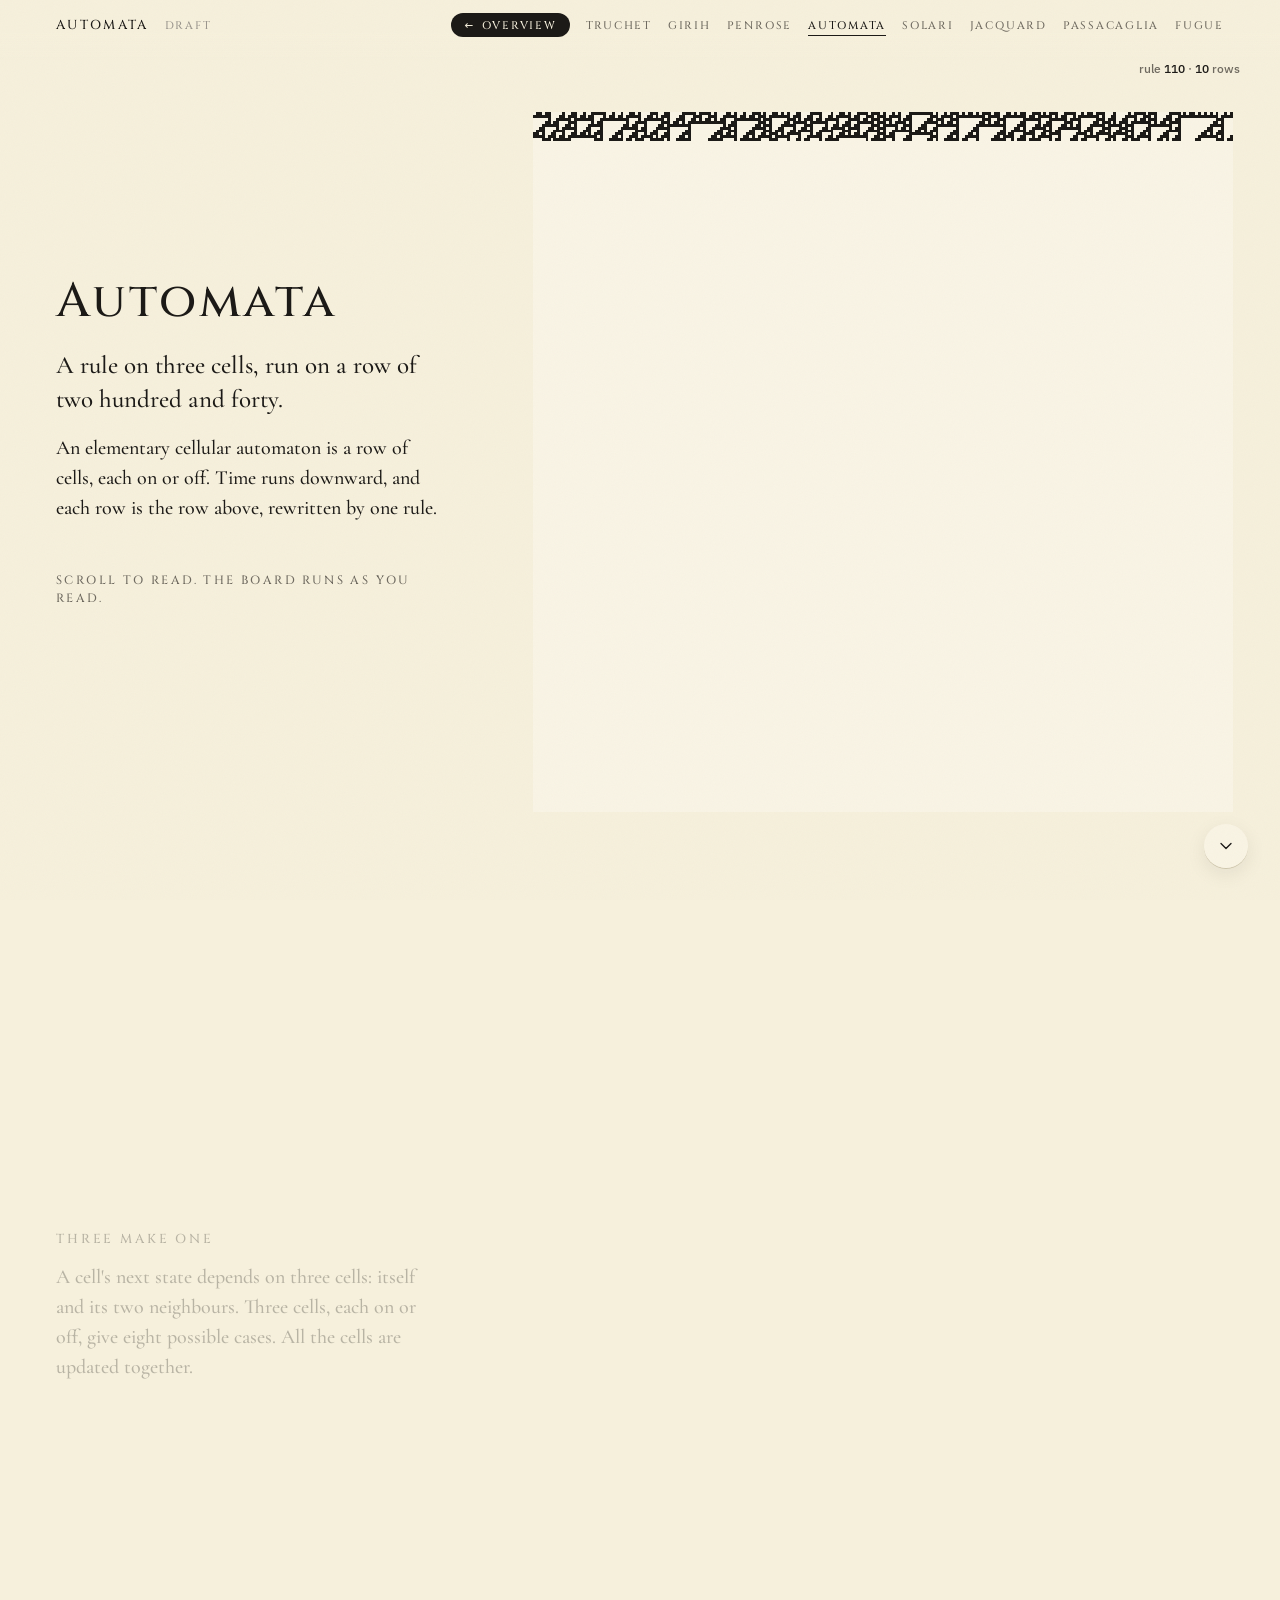
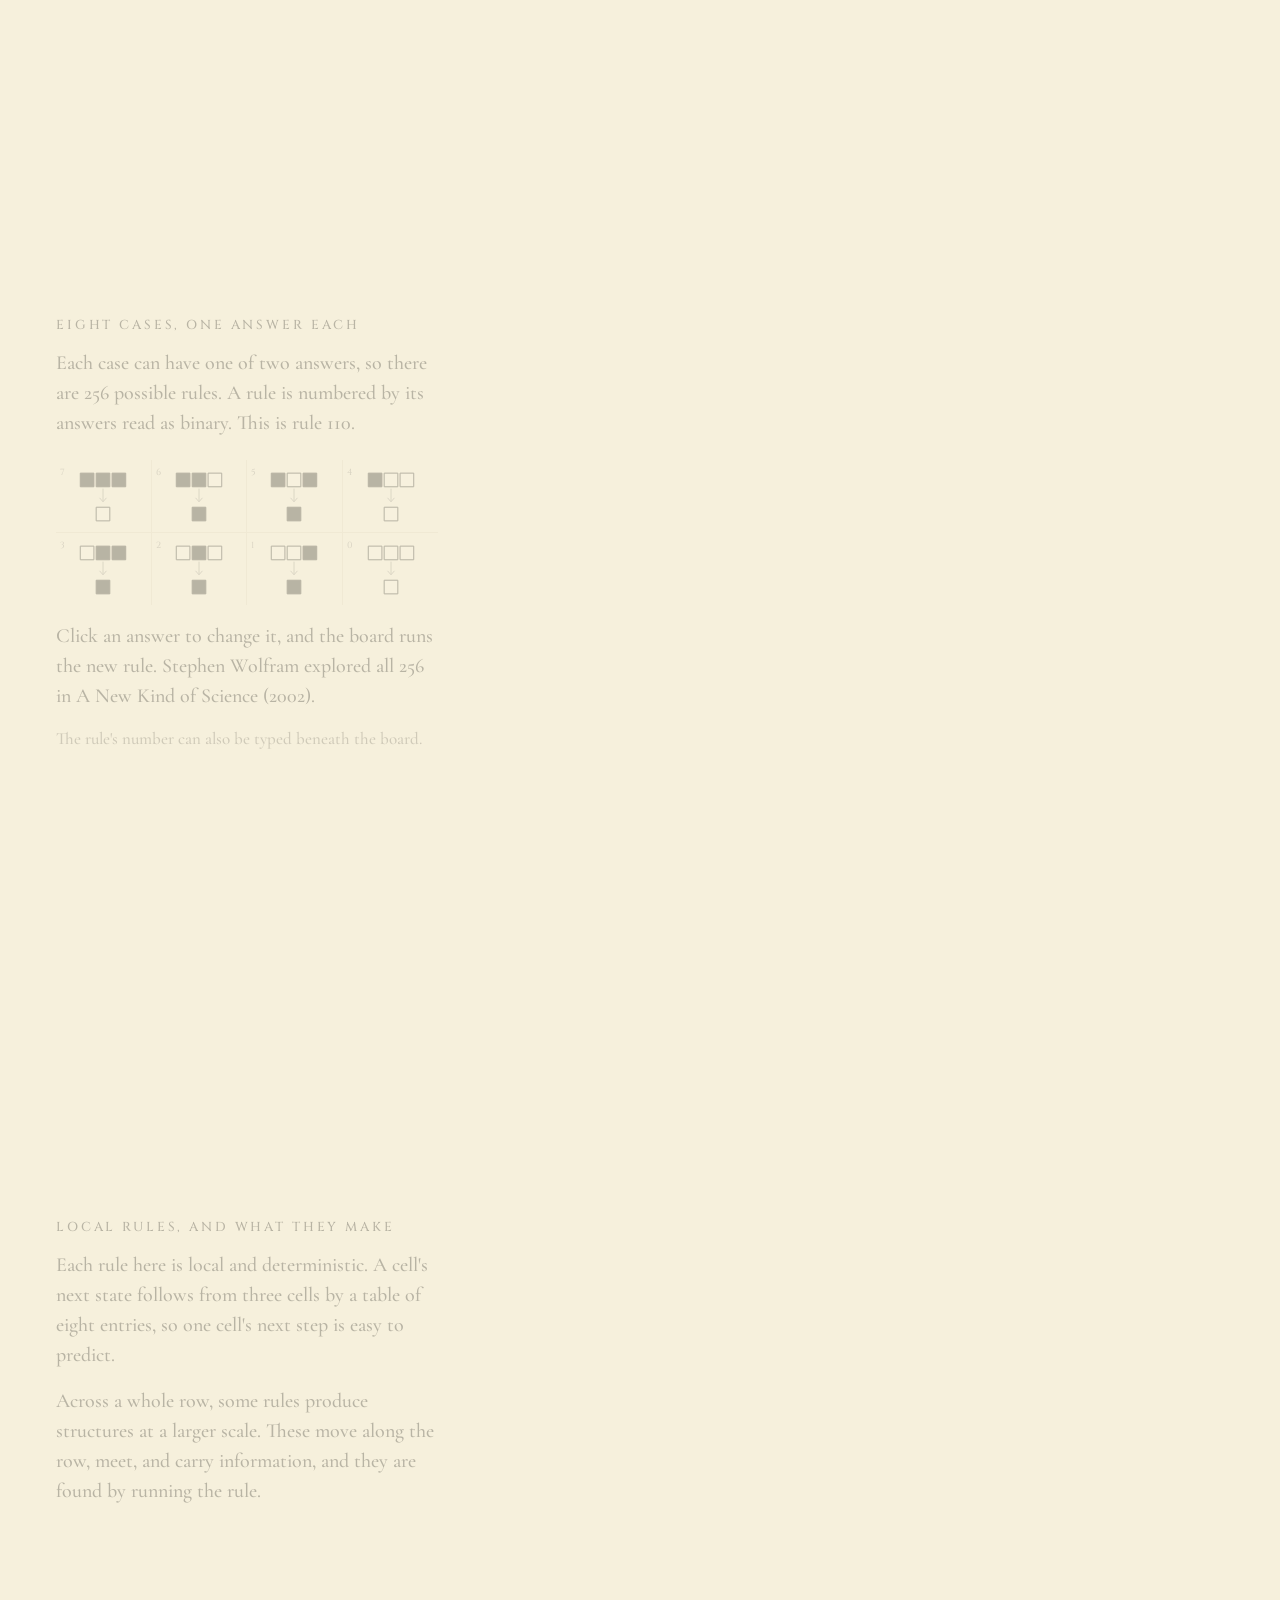
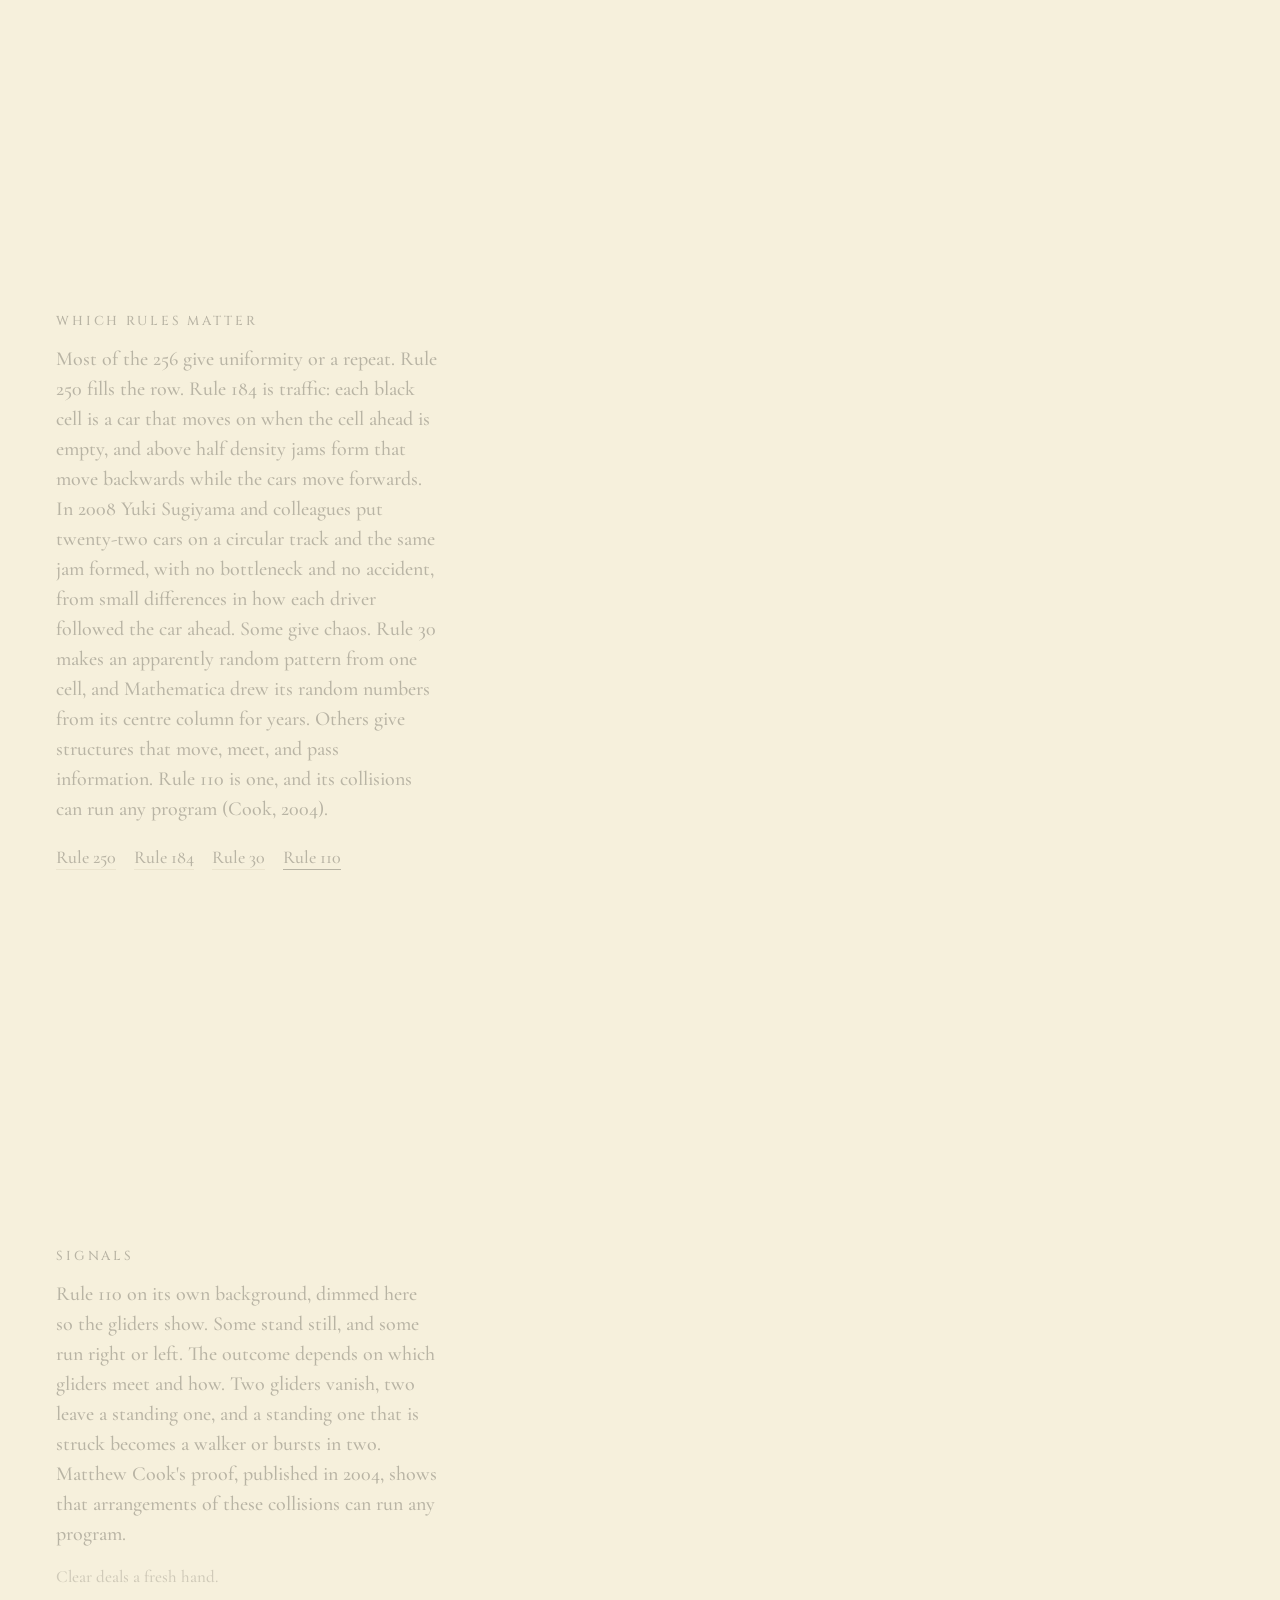
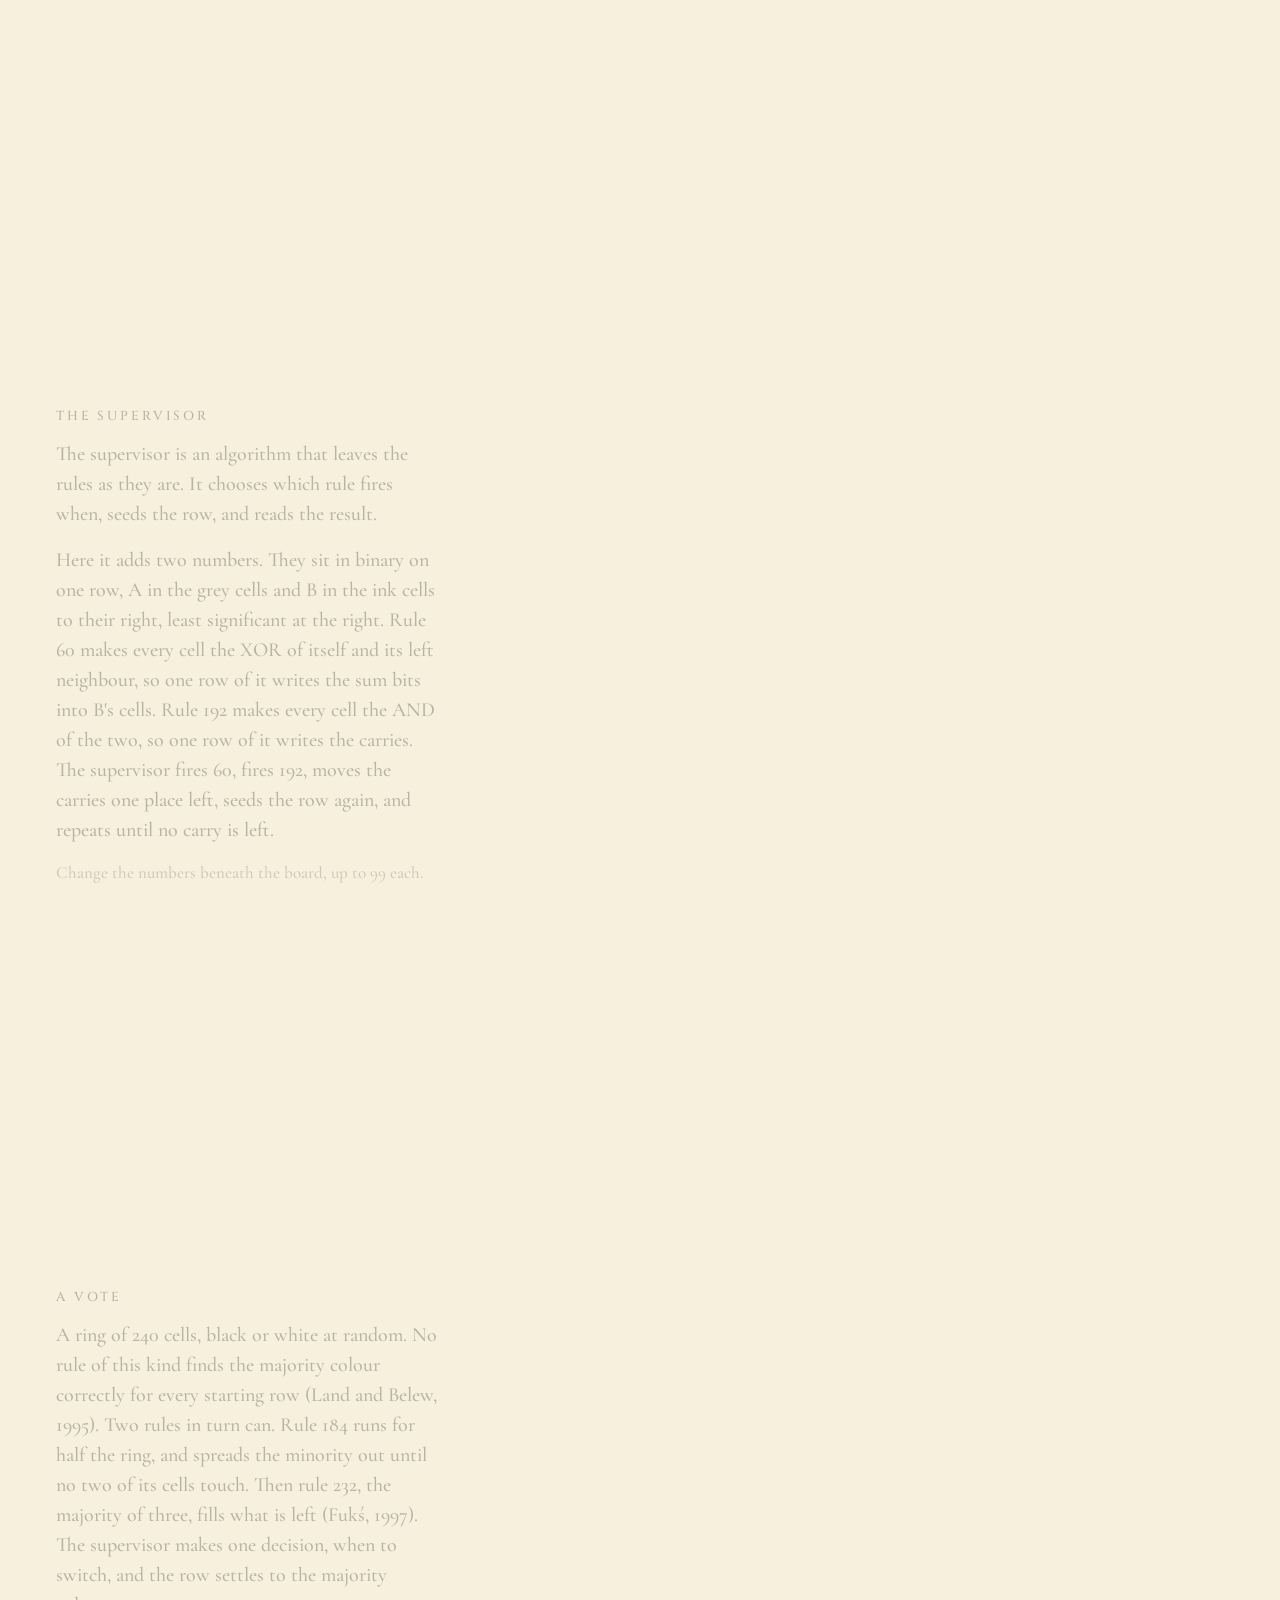
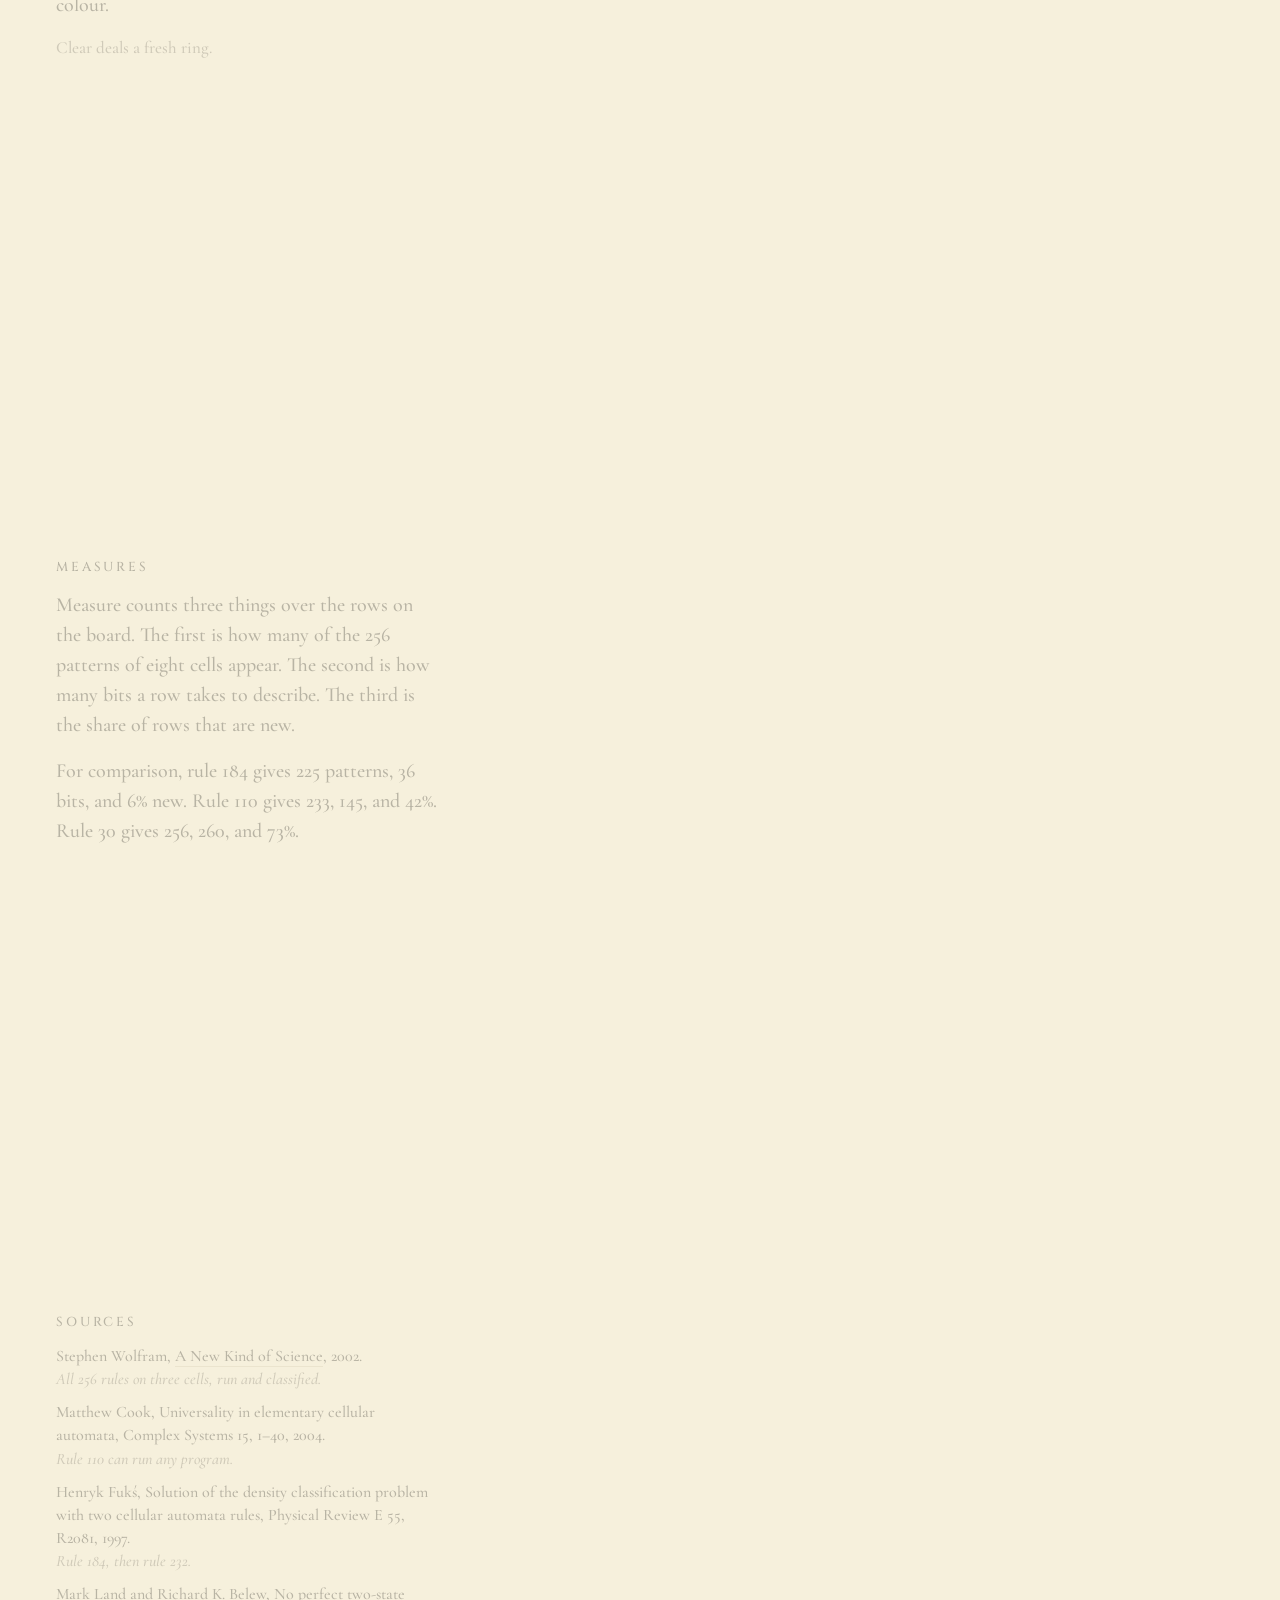
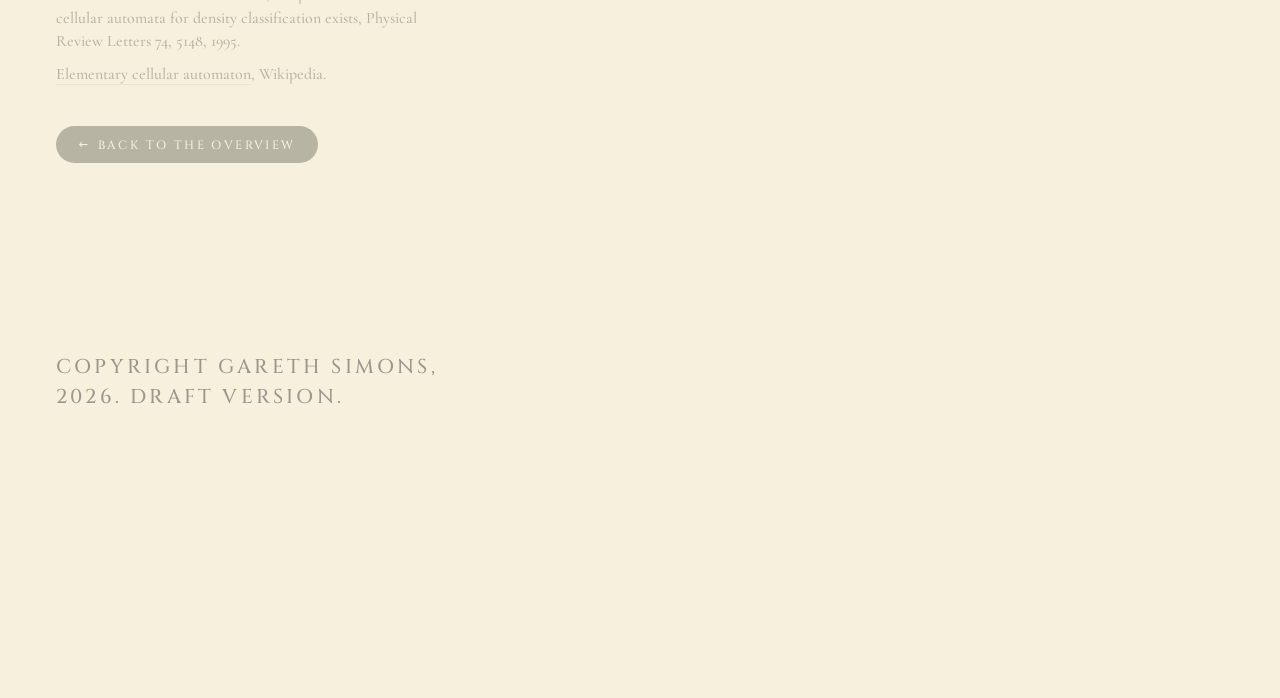
<file: automata.html>
<!doctype html>
<html lang="en">
<head>
<meta charset="utf-8">
<meta name="robots" content="noindex, nofollow">
<meta name="viewport" content="width=device-width, initial-scale=1">
<title>Automata</title>
<link rel="stylesheet" href="https://fonts.googleapis.com/css2?family=Cinzel:wght@400;500;600&family=Cormorant+Garamond:ital,wght@0,500;0,600;1,500&family=IBM+Plex+Sans:ital,wght@0,400;0,500;0,600;1,400&display=swap">
<link rel="stylesheet" href="top.css?v=b62063af">
<link rel="stylesheet" href="scroll.css?v=6bdfeb6b">
<style>
  /* the diagram: square cells, as large as the board allows */
  .board canvas { display: block; image-rendering: pixelated; cursor: crosshair; }
  .board.super { justify-content: flex-start; }
  /* what the example is doing, said above the board while it does it */
  .reading { position: absolute; top: 56px; left: 40px; right: 340px; margin: 0; font-size: 18px; line-height: 1.35; color: var(--ink); font-variant-numeric: tabular-nums; }
  /* a supervised example prints each row's meaning beside the row, the latest marked */
  .steps { position: absolute; inset: 0; pointer-events: none; }
  .steps p { position: absolute; right: 0; margin: 0; font-size: 15px; line-height: 18px; color: var(--ink); font-variant-numeric: tabular-nums; }
  .steps p b { font-family: var(--caps); font-weight: 500; font-size: 9px; letter-spacing: .12em; text-transform: uppercase; color: var(--muted); margin-right: 8px; }
  .steps p.now b { color: var(--warm); }
  .tools input { font-family: var(--sans); font-size: 12px; letter-spacing: 0; width: 3.2em; border: 0; border-bottom: 1px solid var(--line); background: none; color: var(--ink); text-align: center; padding: 0; }
  .tools input:focus { outline: none; border-bottom-color: var(--ink); }
  /* the rule as eight cases in the story: the three cells, an arrow down from the middle one, the cell it becomes */
  .cases { display: grid; grid-template-columns: repeat(4, 1fr); margin: 6px 0 16px; max-width: 26em; }
  .case { position: relative; padding: 12px 8px 10px; cursor: pointer; border-bottom: 1px solid rgba(207, 199, 173, .55); border-right: 1px solid rgba(207, 199, 173, .55); }
  .case:nth-child(4n) { border-right: 0; }
  .case:nth-last-child(-n+4) { border-bottom: 0; }
  .case svg { display: block; width: 48px; height: 50px; margin: 0 auto; overflow: visible; }
  .case .k { position: absolute; top: 6px; left: 4px; font-family: var(--caps); font-size: 9px; letter-spacing: .1em; color: var(--grey); }
  .case rect { stroke: var(--ink); stroke-width: 1; vector-effect: non-scaling-stroke; }
  .case path { stroke: var(--grey); fill: none; stroke-width: 1; stroke-linecap: round; stroke-linejoin: round; vector-effect: non-scaling-stroke; }
  @media (hover: hover) {
    .case:hover rect.out { stroke: var(--warm); stroke-width: 1.2; stroke-dasharray: 2 1.5; }
    .case:hover rect.out.on { fill: var(--plate) !important; }
    .case:hover rect.out.off { fill: var(--warm) !important; fill-opacity: .35; }
  }
  @media (max-width: 900px) { .reading { top: 50px; left: 12px; right: 12px; font-size: 15px; } .readout { display: none; } }
</style>
</head>
<body class="grain">
<header class="top">
  <a class="mark" href="#top">Automata</a>
  <nav class="nav"><a class="home" href="index.html#scene=automata">Overview</a><a href="truchet.html">Truchet</a><a href="girih.html">Girih</a><a href="penrose.html">Penrose</a><a href="automata.html" class="here">Automata</a><a href="solari.html">Solari</a><a href="jacquard.html">Jacquard</a><a href="passacaglia.html">Passacaglia</a><a href="fugue.html">Fugue</a></nav>
</header>

<main class="scrolly">
  <div class="story">
    <section data-scene="row" id="top">
      <h1>Automata</h1>
      <p class="lead">A rule on three cells, run on a row of two hundred and forty.</p>
      <p>An elementary cellular automaton is a row of cells, each on or off. Time runs downward, and each row is the row above, rewritten by one rule.</p>
      <p class="cue">Scroll to read. The board runs as you read.</p>
    </section>
    <section data-scene="three">
      <h2>Three make one</h2>
      <p>A cell's next state depends on three cells: itself and its two neighbours. Three cells, each on or off, give eight possible cases. All the cells are updated together.</p>
    </section>
    <section data-scene="cases">
      <h2>Eight cases, one answer each</h2>
      <p>Each case can have one of two answers, so there are 256 possible rules. A rule is numbered by its answers read as binary. This is rule 110.</p>
      <div class="cases" id="cases"></div>
      <p>Click an answer to change it, and the board runs the new rule. Stephen Wolfram explored all 256 in A New Kind of Science (2002).</p>
      <p class="small">The rule's number can also be typed beneath the board.</p>
    </section>
    <section data-scene="local">
      <h2>Local rules, and what they make</h2>
      <p>Each rule here is local and deterministic. A cell's next state follows from three cells by a table of eight entries, so one cell's next step is easy to predict.</p>
      <p>Across a whole row, some rules produce structures at a larger scale. These move along the row, meet, and carry information, and they are found by running the rule.</p>
    </section>
    <section data-scene="kinds">
      <h2>Which rules matter</h2>
      <p>Most of the 256 give uniformity or a repeat. Rule 250 fills the row. Rule 184 is traffic: each black cell is a car that moves on when the cell ahead is empty, and above half density jams form that move backwards while the cars move forwards. In 2008 Yuki Sugiyama and colleagues put twenty-two cars on a circular track and the same jam formed, with no bottleneck and no accident, from small differences in how each driver followed the car ahead. Some give chaos. Rule 30 makes an apparently random pattern from one cell, and Mathematica drew its random numbers from its centre column for years. Others give structures that move, meet, and pass information. Rule 110 is one, and its collisions can run any program (Cook, 2004).</p>
      <div class="picks" id="kinds"><button data-rule="250">Rule 250</button><button data-rule="184">Rule 184</button><button data-rule="30">Rule 30</button><button data-rule="110">Rule 110</button></div>
    </section>
    <section data-scene="signals">
      <h2>Signals</h2>
      <p>Rule 110 on its own background, dimmed here so the gliders show. Some stand still, and some run right or left. The outcome depends on which gliders meet and how. Two gliders vanish, two leave a standing one, and a standing one that is struck becomes a walker or bursts in two. Matthew Cook's proof, published in 2004, shows that arrangements of these collisions can run any program.</p>
      <p class="small">Clear deals a fresh hand.</p>
    </section>
    <section data-scene="adder">
      <h2>The supervisor</h2>
      <p>The supervisor is an algorithm that leaves the rules as they are. It chooses which rule fires when, seeds the row, and reads the result.</p>
      <p>Here it adds two numbers. They sit in binary on one row, A in the grey cells and B in the ink cells to their right, least significant at the right. Rule 60 makes every cell the XOR of itself and its left neighbour, so one row of it writes the sum bits into B's cells. Rule 192 makes every cell the AND of the two, so one row of it writes the carries. The supervisor fires 60, fires 192, moves the carries one place left, seeds the row again, and repeats until no carry is left.</p>
      <p class="small">Change the numbers beneath the board, up to 99 each.</p>
    </section>
    <section data-scene="vote">
      <h2>A vote</h2>
      <p>A ring of 240 cells, black or white at random. No rule of this kind finds the majority colour correctly for every starting row (Land and Belew, 1995). Two rules in turn can. Rule 184 runs for half the ring, and spreads the minority out until no two of its cells touch. Then rule 232, the majority of three, fills what is left (Fukś, 1997). The supervisor makes one decision, when to switch, and the row settles to the majority colour.</p>
      <p class="small">Clear deals a fresh ring.</p>
    </section>
    <section data-scene="measure">
      <h2>Measures</h2>
      <p>Measure counts three things over the rows on the board. The first is how many of the 256 patterns of eight cells appear. The second is how many bits a row takes to describe. The third is the share of rows that are new.</p>
      <p>For comparison, rule 184 gives 225 patterns, 36 bits, and 6% new. Rule 110 gives 233, 145, and 42%. Rule 30 gives 256, 260, and 73%.</p>
    </section>
    <section data-scene="free">
      <h2>Sources</h2>
      <ol class="refs">
        <li>Stephen Wolfram, <a href="https://www.wolframscience.com/nks/">A New Kind of Science</a>, 2002.<span>All 256 rules on three cells, run and classified.</span></li>
        <li>Matthew Cook, Universality in elementary cellular automata, Complex Systems 15, 1–40, 2004.<span>Rule 110 can run any program.</span></li>
        <li>Henryk Fukś, Solution of the density classification problem with two cellular automata rules, Physical Review E 55, R2081, 1997.<span>Rule 184, then rule 232.</span></li>
        <li>Mark Land and Richard K. Belew, No perfect two-state cellular automata for density classification exists, Physical Review Letters 74, 5148, 1995.</li>
        <li><a href="https://en.wikipedia.org/wiki/Elementary_cellular_automaton">Elementary cellular automaton</a>, Wikipedia.</li>
      </ol>
      <p class="back"><a href="index.html#scene=automata">Back to the overview</a></p>
    </section>
    <p class="rights">Copyright Gareth Simons, 2026. Draft version.</p>
  </div>

  <div class="hold">
    <p class="reading" id="read"></p>
    <div class="board" id="board"><canvas id="cv" width="240" height="240" aria-label="the space-time diagram, time downward"></canvas><div class="steps" id="steps" aria-hidden="true"></div></div>
    <div class="readout" id="readout"></div>
    <div class="tools" id="tools">
      <div class="grp" id="g-run"><button id="run">Run</button><button id="step">Step</button><button id="reset">Clear</button></div>
      <div class="grp" id="g-start"><span class="lbl">Start</span><button class="ring" data-start="random">Random</button><button class="ring" data-start="one">One cell</button></div>
      <div class="grp" id="g-rule"><span class="lbl">Rule</span><input type="text" id="rule" value="110" inputmode="numeric" aria-label="rule number"></div>
      <div class="grp" id="g-sum"><input type="text" id="a" value="7" inputmode="numeric" aria-label="first number"><span class="lbl">+</span><input type="text" id="b" value="5" inputmode="numeric" aria-label="second number"><button id="add">Add</button></div>
      <div class="grp" id="g-measure"><button id="measure">Measure</button></div>
    </div>
  </div>
</main>
<script src="scroll.js?v=a047a0cb"></script>
<script>
const $ = id => document.getElementById(id);
let measured = null, plain = { W: 240, H: 240, pace: 1 };   // the measures once taken; the size and pace of a passage that is not an example
let W = 240, H = 240;
const cv = document.getElementById("cv"), ctx = cv.getContext("2d");
let rule = 110, start = "random", running = false, timer = null;
let rows = [], seed = null, history = [], total = 0;   // total: the index of the last row computed
let masks = [];                                         // for each row on show, which cells are rule 110's background (Signals only)
let edges = null;                                       // null: a ring; [left, right]: fixed cells beyond the ends
let scene = null, state = {}, deals = 0;                // the example in play, what it remembers about this run, and how many hands of gliders

function setSize(w, h = 240) { W = w; H = h; cv.width = W; cv.height = H; fitCanvas(); }
function firstRow() {
  if (scene) return scene.start();
  const r = new Uint8Array(W);
  if (start === "random") { for (let i = 0; i < W; i++) r[i] = Math.random() < .5 ? 1 : 0; }
  else r[W >> 1] = 1;
  return r;
}
function nextRow(r) {
  const out = new Uint8Array(W);
  for (let i = 0; i < W; i++) {
    const l = i > 0 ? r[i - 1] : (edges ? edges[0] : r[W - 1]);
    const rr = i < W - 1 ? r[i + 1] : (edges ? edges[1] : r[0]);
    out[i] = (rule >> ((l << 2) | (r[i] << 1) | rr)) & 1;
  }
  return out;
}
function reset() {
  stop();
  state = {};
  if (!scene) setSize(plain.W, plain.H);
  seed = firstRow();
  rows = [seed]; history = [seed]; total = 0;
  masks = scene && scene.dim ? [scene.mask ? scene.mask(seed, "seed") : etherMask(seed)] : [];
  clearMeasures(); draw();
  updateRead(); drawSteps();
  if (scene && scene.auto) run();                     // a supervised scene runs on its own
}
function step() {
  const r = nextRow(rows[rows.length - 1]);
  rows.push(r); history.push(r); total++;
  if (scene && scene.dim) masks.push(etherMask(r));
  if (rows.length > H) { rows.shift(); if (masks.length) masks.shift(); }
  if (history.length > 2000) history.shift();
  if (scene && scene.watch) scene.watch(r);
}
function advance() { if (scene && scene.tick) scene.tick(); else step(); }   // a supervised scene orders its own rules
function show() { draw(); counts(); updateRead(); drawSteps(); }
// a supervised scene's lines, one beside the row it explains, the latest marked
function drawSteps() {
  const box = document.getElementById("steps");
  if (!scene || !scene.lines) { box.innerHTML = ""; return; }
  const lines = scene.lines(), rect = cv.getBoundingClientRect(), brect = document.getElementById("board").getBoundingClientRect();
  const rowH = rect.height / H, left = rect.right - brect.left + 24, top = rect.top - brect.top, first = total - (rows.length - 1);
  box.innerHTML = "";
  lines.forEach((l, i) => {
    const y = l.row - first; if (y < 0 || y >= H) return;
    const p = document.createElement("p");
    p.innerHTML = (l.label ? `<b>${l.label}</b>` : "") + l.text;
    if (i === lines.length - 1) p.className = "now";
    p.style.left = `${left}px`; p.style.top = `${top + y * rowH + (rowH - 18) / 2}px`;
    box.appendChild(p);
  });
}
function draw() {
  const img = ctx.createImageData(W, H), d = img.data;
  for (let y = 0; y < H; y++) {
    const r = rows[y], m = masks[y];
    for (let x = 0; x < W; x++) {
      const on = r ? r[x] : 0, k = (y * W + x) * 4;
      if (m && m[x]) { if (on) { d[k] = 0xcd; d[k + 1] = 0xc8; d[k + 2] = 0xbb; } else { d[k] = 0xf9; d[k + 1] = 0xf4; d[k + 2] = 0xe5; } }   // the background, dimmed
      else if (m && !on) { d[k] = 0xef; d[k + 1] = 0xd5; d[k + 2] = 0xb2; }                                                              // inside a glider, its white cells warmed
      else if (on) { d[k] = 0x1c; d[k + 1] = 0x1a; d[k + 2] = 0x17; }
      else if (scene && scene.markRow !== undefined && total - (rows.length - 1) + y === scene.markRow) { d[k] = 0xef; d[k + 1] = 0xd5; d[k + 2] = 0xb2; }   // the row where the supervisor switched
      else { d[k] = 0xf9; d[k + 1] = 0xf4; d[k + 2] = 0xe5; }
      d[k + 3] = 255;
    }
  }
  ctx.putImageData(img, 0, 0);
}
function run() {
  if (running) return stop();
  running = true; $("run").textContent = "Pause";
  let frame = 0;
  const tick = () => {                                                              // one row a frame, so the rows can be watched arriving; a supervised scene sets its own pace
    if (++frame % ((scene && scene.pace) || plain.pace || 1) === 0) { advance(); show(); }
    if (scene && scene.finished && scene.finished()) return stop();
    timer = requestAnimationFrame(tick);
  };
  timer = requestAnimationFrame(tick);
}
function stop() {
  running = false; $("run").textContent = "Run";
  if (timer) cancelAnimationFrame(timer); timer = null;
}

// the examples: each sets a rule, the edges and the first row, and reads the diagram back in words
const count = r => { let n = 0; for (let i = 0; i < r.length; i++) n += r[i]; return n; };
const last = () => rows[rows.length - 1];
const plural = (n, one, many) => n === 1 ? one : many;
// rule 110's background, and its gliders cut from it: each string starts where the background does and ends where it starts again
const ETHER = "00010011011111".split("").map(Number);
const GLIDERS = {
  A:  "000100110111110001001101001101111100010011011111",   // runs right, two cells every three rows
  D:  "00010011011111000111111001101111100010011011111",    // walks right, two cells every ten rows
  C:  "000100110111110001110110101111100010011011111",      // stands still
  C2: "0001001101111100000010011011111",                    // stands still
  C3: "000100110111110100111001101111100010011011111",      // stands still
  B:  "000100110111110001111100010011011111",               // runs left, two cells every four rows
  E:  "000100110111110000000010011011111",                  // runs left, four cells every fifteen rows
};
const FIRST_DEAL = [2, "C", 1, "E", 1, "D", 1, "C"];        // numbers are stretches of background, fourteen cells each
function dealGliders() {
  const pick = a => a[Math.floor(Math.random() * a.length)];
  const names = [pick(["A", "A", "D"]), pick(["C", "C2", "C3"]), pick(["B", "E", "E"])];
  for (let i = Math.random() < .5 ? 1 : 2; i > 0; i--) names.push(pick(Object.keys(GLIDERS)));
  for (let i = names.length - 1; i > 0; i--) { const j = Math.floor(Math.random() * (i + 1)); [names[i], names[j]] = [names[j], names[i]]; }
  const parts = [];
  for (const n of names) parts.push(pick([1, 1, 2]), n);
  const width = p => p.reduce((s, x) => s + (typeof x === "number" ? 14 * x : GLIDERS[x].length), 0);
  while (width(parts) > 300 && parts.length > 6) parts.splice(parts.length - 2, 2);
  return parts;
}
function etherRow(parts) {
  let s = "";
  for (const p of parts) s += typeof p === "number" ? ETHER.join("").repeat(p) : GLIDERS[p];
  setSize(s.length);
  return Uint8Array.from(s, Number);
}
function isEther(r, i) {            // the 28 cells around i match the background in some phase
  for (let d = 0; d < 14; d++) {
    let ok = true;
    for (let j = -14; j < 14 && ok; j++) if (r[(i + j + W) % W] !== ETHER[(((j + d) % 14) + 14) % 14]) ok = false;
    if (ok) return true;
  }
  return false;
}
function etherMask(r) {             // 1 where the row is background
  const e = new Uint8Array(W);
  for (let i = 0; i < W; i++) e[i] = isEther(r, i) ? 1 : 0;
  return e;
}
function gliders(e) {               // how many separate disturbances of the background the row holds
  let any = 0, n = 0;
  for (let i = 0; i < W; i++) { any += e[i]; if (!e[i] && e[(i - 1 + W) % W]) n++; }
  return any ? n : 1;
}
const SCENES = {
  signals: {
    rule: 110, edges: null,
    dim: true,
    start() { return etherRow(deals++ ? dealGliders() : FIRST_DEAL); },
    read() {
      const n = gliders(masks[masks.length - 1]);
      return n ? `${n} ${plural(n, "glider", "gliders")} on the background` : "no gliders left: Clear deals a fresh hand";
    },
  },
};
// the supervisor: an algorithm over the rules that never touches one. It chooses which rule
// fires when, seeds the row, and reads it. showRule changes the rule on show without leaving
// the scene, as setRule would
function showRule(n) { rule = n; document.getElementById("rule").value = n; drawCases(); }
const NB = 8;                                    // bits a number may have on the adder's row: two numbers up to 99, a sum under 256
const bits = (n, w = NB) => n.toString(2).padStart(w, "0");
const trim = s => s.replace(/^0+(?=\d)/, "");
SCENES.adder = {
  rule: 60, edges: [0, 0], W: 2 * NB + 2, H: 26, dim: true, pace: 66, auto: true,
  input() {
    const a = Math.max(0, Math.min(99, +document.getElementById("a").value | 0)), b = Math.max(0, Math.min(99, +document.getElementById("b").value | 0));
    document.getElementById("a").value = a; document.getElementById("b").value = b; return [a, b];
  },
  seedRow(a, b) {
    const r = new Uint8Array(W);
    for (let i = 0; i < NB; i++) { const x = W - 2 - 2 * i; r[x] = (a >> i) & 1; r[x + 1] = (b >> i) & 1; }
    return r;
  },
  odd(r) { let n = 0; for (let i = 0; i < NB; i++) n |= r[W - 1 - 2 * i] << i; return n; },   // the number written in B's cells
  mask() { const m = new Uint8Array(W); for (let x = 0; x < W; x += 2) m[x] = 1; return m; },   // A's cells grey, B's cells ink and warm, on every row; the results land in B's cells
  width() { return Math.max(1, (state.a + state.b).toString(2).length); },   // digits enough for the sum
  bin(n) { return bits(n, this.width()); },
  start() {
    const [a, b] = this.input();
    Object.assign(state, { a, b, sum: a, carry: b, round: 0, phase: 0, done: false, log: [], lines: [] });
    setSize(2 * this.width() + 2, this.H);             // only the columns the sum needs, so the cells are large
    showRule(60);
    state.lines.push({ row: 0, label: "seed", text: `A is ${a}, ${this.bin(a)}, in the grey cells; B is ${b}, ${this.bin(b)}, in the ink cells` });
    return this.seedRow(a, b);
  },
  lines() { return state.lines; },
  push(r) { rows.push(r); history.push(r); total++; masks.push(this.mask()); },
  tick() {
    if (state.done) return;
    const seedRow = this.seedRow(state.sum, state.carry);
    if (state.phase === 0) {
      showRule(60); const r = nextRow(seedRow); this.push(r); state.next = this.odd(r); state.phase = 1;
      state.lines.push({ row: total, label: "rule 60", text: `each B cell becomes A xor B: the sum bits, ${this.bin(state.next)}` });
    } else if (state.phase === 1) {
      showRule(192); const r = nextRow(seedRow); this.push(r); const c = this.odd(r);
      state.round++; state.log.push([state.next, c]); state.sum = state.next; state.carry = c << 1; state.phase = 2;
      state.lines.push({ row: total, label: "rule 192", text: c ? `each B cell becomes A and B: the carries, ${this.bin(c)}` : `each B cell becomes A and B: no carry, so ${this.bin(state.sum)} is the sum, ${state.sum}` });
    } else {
      if (state.carry === 0) { state.done = true; return; }
      this.push(this.seedRow(state.sum, state.carry)); state.phase = 0;
      state.lines.push({ row: total, label: "seed", text: `A takes the sum bits, ${this.bin(state.sum)}; B the carries moved one place left, ${this.bin(state.carry)}` });
    }
  },
  finished() { return state.done; },
  read() {
    const { a, b, round, phase, done, sum, carry, log, next } = state;
    if (done) return `${a} + ${b} = ${sum}, in ${round} ${plural(round, "round", "rounds")}. The cells did every XOR and AND. The supervisor only chose which rule fired when.`;
    if (round === 0 && phase === 0) return `Adding ${a} and ${b}. Two numbers in binary on one row, A in grey, B in ink. The supervisor fires rule 60 first.`;
    if (phase === 1) return `Round ${round + 1}. Rule 60 has fired: each B cell is now A xor B, the sum bits ${this.bin(next)}. Next the supervisor fires rule 192 on the same seed, for the carries.`;
    if (phase === 2) {
      const [s, c] = log[log.length - 1];
      return c ? `Round ${round}. Rule 192 has fired: each B cell is now A and B, the carries ${this.bin(c)}. The supervisor moves them one place left and seeds the row again.`
               : `Round ${round}. Rule 192 has fired and found no carry, so the sum stands: ${this.bin(s)}, which is ${s}.`;
    }
    return `Round ${round + 1}. Seeded again: A holds the sum so far, ${this.bin(sum)}, and B the carries, ${this.bin(carry)}. Rule 60 next.`;
  },
};
SCENES.vote = {
  rule: 184, edges: null, W: 240, H: 240, pace: 1, auto: true,
  markRow: 120,
  start() {
    const r = new Uint8Array(W); do { for (let i = 0; i < W; i++) r[i] = Math.random() < .5 ? 1 : 0; } while (count(r) * 2 === W);
    showRule(184); state.done = false;
    state.lines = [{ row: 0, label: "rule 184", text: `${count(r)} black, ${W - count(r)} white. Black moves right, white left; pairs that meet annihilate` }];
    return r;
  },
  lines() { return state.lines; },
  tick() {
    if (state.done) return;
    if (total < this.markRow) { if (rule !== 184) showRule(184); step(); }
    else {
      if (rule !== 232) { showRule(232); state.lines.push({ row: total, label: "rule 232", text: "the supervisor switches: each cell now takes the majority of its three" }); }
      step(); const r = last(), q = rows[rows.length - 2];
      if (r.every((v, i) => v === q[i])) { state.done = true; const b = count(seed), now = count(r); state.lines.push({ row: total, label: "settled", text: now === W ? `all black: black had the majority, ${b} to ${W - b}` : now === 0 ? `all white: white had the majority, ${W - b} to ${b}` : "mixed" }); }
    }
  },
  finished() { return state.done; },
  read() {
    const b = count(seed), w = W - b, now = count(last()), head = `${b} black and ${w} white at the start.`;
    if (total < this.markRow) return `Which colour has the majority? ${head} Rule 184 running, row ${total} of ${this.markRow}. ${now} black now.`;
    if (!state.done) return `${head} The supervisor switched to rule 232 at row ${this.markRow}. ${now} black now.`;
    const colour = now === W ? "all black" : now === 0 ? "all white" : "mixed";
    return `${head} Settled ${colour} at row ${total}: ${(now === W) === (b > w) && colour !== "mixed" ? "the majority, decided exactly by two rules and one switch" : "not the majority this time"}.`;
  },
};
function setScene(key) {
  if (SCENES[key] !== scene) deals = 0;                 // a fresh visit starts with the first deal
  scene = SCENES[key] || null;
  if (scene) { rule = scene.rule; edges = scene.edges; start = "scene"; $("board").classList.toggle("super", !!scene.lines); setSize(scene.W || 240, scene.H || 240); }
  else { edges = null; if (start === "scene") start = "random"; setSize(plain.W, plain.H); }
  $("board").classList.toggle("super", !!(scene && scene.lines)); fitCanvas();
  $("rule").value = rule; drawCases(); syncButtons();
  reset();
}
// what the example is doing, said above the board while it does it
function updateRead() { $("read").textContent = scene ? scene.read() : ""; }
function syncButtons() {
  document.querySelectorAll("#g-start button").forEach(b => b.classList.toggle("on", !scene && b.dataset.start === start));
  document.querySelectorAll("#kinds button").forEach(b => b.classList.toggle("on", !scene && +b.dataset.rule === rule));
}

// the rule as eight cases, the answer under each
function drawCases() {
  const box = document.getElementById("cases");
  box.innerHTML = "";
  for (let k = 7; k >= 0; k--) {
    const bit = (rule >> k) & 1;
    const div = document.createElement("div");
    div.className = "case"; div.title = "click to change the answer";
    // the three cells in a row; from the middle one a single arrow down to the cell it becomes; the case number at the corner
    const c = (x, y, on, cls) => `<rect class="${cls || ""}" x="${x}" y="${y}" width="6" height="6" fill="${on ? "#1c1a17" : "#f9f4e5"}"/>`;
    div.innerHTML = `<span class="k">${k}</span><svg viewBox="-.5 -.5 21 22">${c(0, 0, k & 4)}${c(7, 0, k & 2)}${c(14, 0, k & 1)}` +
      `<path d="M10 7v5.5M8.6 11l1.4 1.6 1.4-1.6"/>${c(7, 15, bit, "out " + (bit ? "on" : "off"))}</svg>`;
    div.addEventListener("click", () => setRule(rule ^ (1 << k)));
    box.appendChild(div);
  }
}

// the measures, on demand
function lz76(s) {
  const n = s.length; if (n < 2) return n;
  let i = 0, k = 1, l = 1, c = 1, kmax = 1;
  for (;;) {
    if (s[i + k - 1] === s[l + k - 1]) { k++; if (l + k > n) { c++; break; } }
    else { if (k > kmax) kmax = k; i++; if (i === l) { c++; l += kmax; if (l + 1 > n) break; i = 0; k = 1; kmax = 1; } else k = 1; }
  }
  return c;
}
function measure() {
  const grid = history.slice(-H), T = grid.length; if (T < 2) return;
  const seen = new Set();
  for (const r of grid) for (let i = 0; i + 8 <= W; i++) { let v = 0; for (let j = 0; j < 8; j++) v = (v << 1) | r[i + j]; seen.add(v); }
  const flat = new Uint8Array(T * W); for (let t = 0; t < T; t++) flat.set(grid[t], t * W);
  const bits = lz76(flat) * (Math.log2(flat.length) + 1) / T;
  const vals = [];
  for (let t = 8; t < T; t += Math.max(1, Math.floor(T / 30))) {
    let best = 0;
    for (let u = 0; u < t; u++) { const a = grid[u]; for (let sh = 0; sh < W; sh += 3) { let m = 0; const b = grid[t]; for (let x = 0; x < W; x++) if (a[(x + sh) % W] === b[x]) m++; if (m > best) best = m; } }
    vals.push(1 - Math.max(0, (best / W - .5) / .5));
  }
  const nov = vals.reduce((a, b) => a + b, 0) / vals.length;
  measured = { vocab: seen.size, bits: bits.toFixed(0), nov: Math.round(nov * 100) };
  counts();
}
function clearMeasures() { measured = null; counts(); }

// ---------------------------------------------------------------- the scrolled page: each passage sets the board, and the board runs
// the counts at the top right: the rule, the rows, and the measures once taken
function counts() {
  const m = measured;
  $("readout").innerHTML = `rule <b>${rule}</b> · <b>${(total + 1).toLocaleString("en-GB")}</b> ${total ? "rows" : "row"}` +
    (m ? `<br><b>${m.vocab}</b> local patterns of 256 · <b>${m.bits}</b> bits per row · <b>${m.nov}%</b> rows new` : "");
}
// the diagram as large as the board allows, square cells; a supervised scene leaves room at its right for the lines
function fitCanvas() {
  const box = $("board"), bw0 = box.clientWidth || 700, bh = box.clientHeight || 600;
  const bw = scene && scene.lines ? bw0 * .45 : bw0, s = Math.min(bw / W, bh / H);
  cv.style.width = Math.max(1, Math.floor(W * s)) + "px"; cv.style.height = Math.max(1, Math.floor(H * s)) + "px";
}
function setRule(n) {
  rule = Math.max(0, Math.min(255, n | 0)); $("rule").value = rule;
  if (scene && rule !== scene.rule) {   // the example is left behind; the diagram runs on under the new rule
    scene = null; masks = []; if (start === "scene") start = "random";
    $("board").classList.remove("super"); fitCanvas(); drawSteps(); updateRead();
  }
  dirty = true; syncButtons(); drawCases(); counts();
}

let current = null, dirty = false;
const saved = {};               // a passage the reader has changed keeps its board
const PASSAGES = {
  row:      { rule: 110, start: "random", tools: [] },
  three:    { rule: 110, start: "random", W: 48, H: 48, pace: 6, tools: [] },
  cases:    { rule: 110, start: "one", tools: ["g-rule", "g-start", "g-run"] },
  local:    { rule: 110, start: "random", tools: ["g-run"] },
  kinds:    { rule: 184, start: "random", tools: ["g-start", "g-run"] },
  signals:  { example: "signals", tools: ["g-run"] },
  adder:    { example: "adder", tools: ["g-sum"] },
  vote:     { example: "vote", tools: ["g-run"] },
  measure:  { rule: 110, start: "random", tools: ["g-run", "g-start", "g-rule", "g-measure"] },
  free:     { tools: [] },
};
// the controls each passage needs, and no others
const GROUPS = ["g-run", "g-start", "g-rule", "g-sum", "g-measure"];
function applyTools(list) { const want = new Set(list || []); for (const id of GROUPS) $(id).hidden = !want.has(id); $("tools").hidden = want.size === 0; }
const sceneKey = () => Object.keys(SCENES).find(k => SCENES[k] === scene) || null;
function snapshot() {
  return { scene: sceneKey(), rule, edges, start, W, H, plain: { ...plain }, rows: rows.slice(), history: history.slice(), total, masks: masks.slice(),
           seed, state: structuredClone(state), measured, running, deals };
}
function restore(s) {
  stop();
  scene = s.scene ? SCENES[s.scene] : null; rule = s.rule; edges = s.edges; start = s.start; plain = { ...s.plain }; deals = s.deals;
  $("board").classList.toggle("super", !!(scene && scene.lines));
  setSize(s.W, s.H);
  rows = s.rows.slice(); history = s.history.slice(); total = s.total; masks = s.masks.slice(); seed = s.seed; state = s.state; measured = s.measured;
  $("rule").value = rule; drawCases(); syncButtons(); show(); dirty = true;
  if (s.running) run();
}
function enter(name) {
  if (name === current || !PASSAGES[name]) return;
  if (current && dirty) saved[current] = snapshot();
  current = name;
  const P = PASSAGES[name];
  applyTools(P.tools);
  for (const sec of document.querySelectorAll(".story section")) sec.classList.toggle("on", sec.dataset.scene === name);
  if (saved[name]) { restore(saved[name]); return; }
  if (!P.example && P.rule === undefined) return;       // a passage that keeps the board as it is
  stop(); dirty = false; measured = null;
  plain = { W: P.W || 240, H: P.H || 240, pace: P.pace || 1 };
  if (P.example) setScene(P.example);
  else { rule = P.rule; start = P.start; masks = []; setScene(null); }
  if (!(scene && scene.auto)) run();
}

// -- the controls ------------------------------------------------------------------------------------
$("run").addEventListener("click", () => { dirty = true; run(); });
$("step").addEventListener("click", () => { dirty = true; stop(); advance(); show(); });
$("reset").addEventListener("click", () => { dirty = true; measured = null; reset(); });
$("measure").addEventListener("click", () => { dirty = true; stop(); measure(); });
$("rule").addEventListener("change", e => setRule(+e.target.value));
function plainStart(s) { stop(); scene = null; edges = null; masks = []; start = s; measured = null; $("board").classList.remove("super"); fitCanvas(); drawSteps(); updateRead(); syncButtons(); reset(); run(); }
document.querySelectorAll("#g-start button").forEach(b => b.addEventListener("click", () => { dirty = true; plainStart(b.dataset.start); }));
document.querySelectorAll("#kinds button").forEach(b => b.addEventListener("click", () => { setRule(+b.dataset.rule); plainStart("random"); }));
const toAdder = () => { dirty = true; if (scene === SCENES.adder) reset(); else setScene("adder"); };
for (const id of ["a", "b"]) $(id).addEventListener("change", toAdder);
$("add").addEventListener("click", toAdder);
const cellAt = e => { const rect = cv.getBoundingClientRect(); return [Math.floor((e.clientX - rect.left) / rect.width * W), Math.floor((e.clientY - rect.top) / rect.height * H)]; };
cv.addEventListener("click", e => {
  if (rows.length !== 1 || (scene && scene.tick)) return;   // only the start row is drawn by hand, and a supervised row is seeded from its numbers
  const [x, y] = cellAt(e);
  if (y > 2) return;
  dirty = true;
  rows[0][x] ^= 1; history[0] = rows[0]; if (masks.length) masks[0] = etherMask(rows[0]); draw(); updateRead();
});
// hovering reads a cell where the example can say what it is; on a touch screen a tap reads it, until the next tap
function readCell(e) {
  if (!scene || !scene.hover) return;
  const [x, y] = cellAt(e), s = scene.hover(x, y);
  $("read").textContent = s === null ? scene.read() : s;
}
cv.addEventListener("pointermove", readCell);
cv.addEventListener("pointerdown", e => { if (e.pointerType !== "mouse") readCell(e); });
cv.addEventListener("pointerleave", e => { if (e.pointerType === "mouse") updateRead(); });
// the keys: space runs, S steps, M measures, C clears, R a random row; A and V go to the supervisor's examples
const go = name => { const sec = document.querySelector(`.story section[data-scene="${name}"]`); if (sec) sec.scrollIntoView({ behavior: "smooth", block: "center" }); };
document.addEventListener("keydown", ev => {
  if (ev.target.tagName === "INPUT") return;
  const k = ev.key;
  if (k === " ") { ev.preventDefault(); $("run").click(); }
  else if (k === "s" || k === "S") $("step").click();
  else if (k === "m" || k === "M") $("measure").click();
  else if (k === "c" || k === "C") $("reset").click();
  else if (k === "r" || k === "R") { dirty = true; plainStart("random"); }
  else if (k === "a" || k === "A") go("adder");
  else if (k === "v" || k === "V") go("vote");
});

// -- the story drives the board ------------------------------------------------------------------------
drawCases();
const io = new IntersectionObserver(entries => { for (const e of entries) if (e.isIntersecting) enter(e.target.dataset.scene); }, { rootMargin: "-45% 0px -45% 0px" });
for (const sec of document.querySelectorAll(".story section")) io.observe(sec);
window.addEventListener("resize", () => { fitCanvas(); drawSteps(); });
// a hash may open the page at a passage, #scene=signals, with &still to hold it there; the older states still work:
// #scene=adder&a=7&b=5&steps=9, #rule=110&start=one&steps=240&measure&pause&grain=0
(function fromHash() {
  const q = new URLSearchParams(location.hash.slice(1));
  if (q.has("a")) $("a").value = q.get("a");
  if (q.has("b")) $("b").value = q.get("b");
  const first = document.querySelector(".story section").dataset.scene;
  let name = q.get("scene");
  if (!PASSAGES[name]) name = q.has("rule") || q.has("start") ? (q.get("start") === "one" ? "cases" : "kinds") : first;
  if (q.has("still")) io.disconnect();
  else if (name !== first) { const sec = document.querySelector(`.story section[data-scene="${name}"]`); if (sec) sec.scrollIntoView({ behavior: "instant", block: "center" }); }
  enter(name);
  if (q.has("rule")) setRule(+q.get("rule"));
  if (q.has("start")) { stop(); start = q.get("start") === "one" ? "one" : "random"; syncButtons(); reset(); run(); }
  else if (q.has("rule")) { stop(); reset(); run(); }
  if (q.has("steps")) { stop(); for (let i = 0; i < Math.min(2000, +q.get("steps") | 0); i++) advance(); show(); if (!q.has("pause")) run(); }
  if (q.has("pause")) stop();
  if (q.has("measure")) { stop(); measure(); }
  if (q.get("grain") === "0") document.body.classList.remove("grain");
})();
// the page links back to the deck, and to the slide it was opened from when the hash says
(function backToTalk() { const f = new URLSearchParams(location.hash.slice(1)).get("from"), a = document.getElementById("to-talk"); if (f && a) a.href = "talk.html#" + f; })();
</script>
<script src="noselect.js?v=e60814a2"></script>
</body>
</html>
</file>
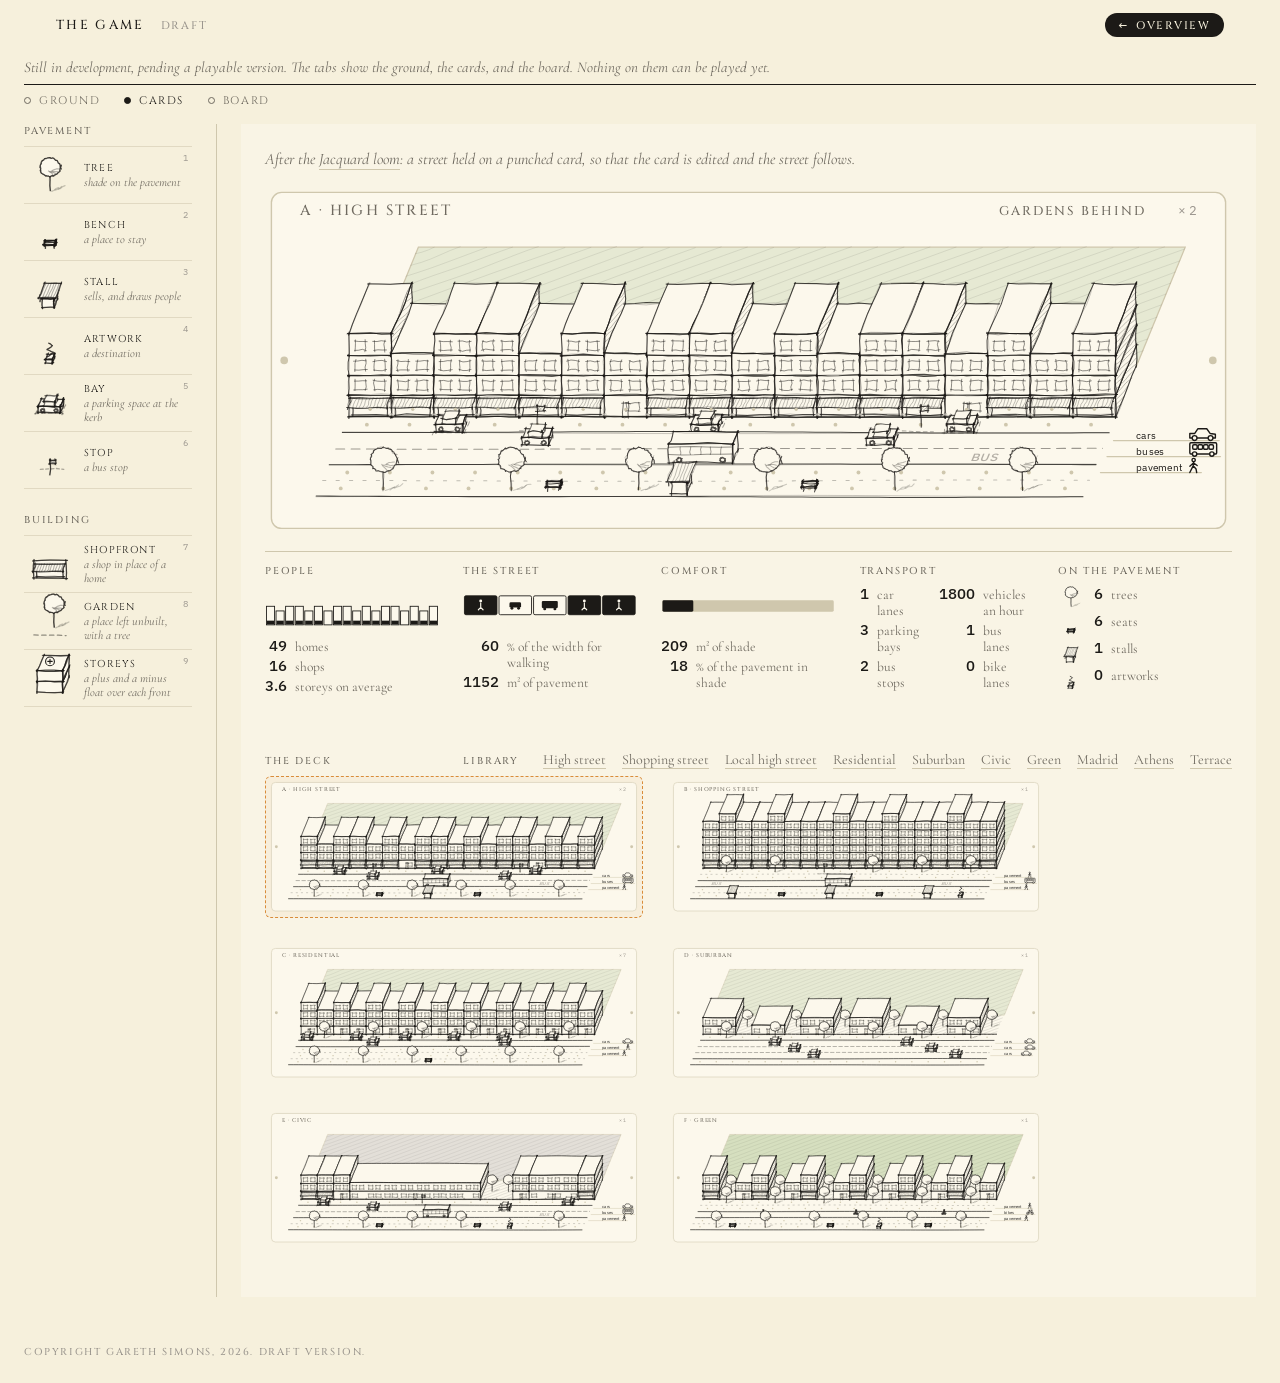
<file: card-draft.html>
<!doctype html>
<html lang="en">
<head>
<meta charset="utf-8">
<meta name="robots" content="noindex, nofollow">
<meta name="viewport" content="width=device-width, initial-scale=1">
<title>The game</title>
<link rel="stylesheet" href="https://fonts.googleapis.com/css2?family=Cinzel:wght@400;500&family=Cormorant+Garamond:ital,wght@0,500;1,500&family=IBM+Plex+Sans:wght@400;500&display=swap">
<link rel="stylesheet" href="top.css?v=b62063af">
<style>
  :root { --paper: #f6f0dc; --plate: #f9f4e5; --ink: #1c1a17; --muted: #6f6a60; --line: #cfc7ad; --grey: #9b968e; --warm: #d98c3a; --red: #e01b24; }
  body { margin: 0; background: var(--paper); color: var(--ink); font-family: "Cormorant Garamond", Garamond, serif; font-size: 15px; }
  .page { padding: 16px 24px 0; }
  .tag { margin: 0; padding-bottom: 8px; border-bottom: 1px solid var(--ink); font-style: italic; color: var(--muted); }
  /* while the game is in development: the ground, the cards, and the board can be looked at on their tabs, and nothing
     on them is played; the links in the plate still work */
  body.preview .work { pointer-events: none; }
  body.preview .work a { pointer-events: auto; }
  body.preview .keys, body.preview .verbs, body.preview .bar, body.preview .read { display: none; }
  .page > .rights { margin: 48px 0 24px; }
  .tabs { display: flex; gap: 24px; padding: 8px 0 0; font-family: Cinzel, serif; font-size: 11px; letter-spacing: .14em; text-transform: uppercase; }
  .tabs button { all: unset; cursor: pointer; display: inline-flex; align-items: center; gap: 8px; color: var(--muted); }
  .tabs button:hover, .tabs button.on { color: var(--ink); }
  .tabs .ring { width: 7px; height: 7px; border: 1px solid currentColor; border-radius: 50%; box-sizing: border-box; }
  .tabs button.on .ring { background: currentColor; }
  body:not([data-tab="cards"]) .cards-only { display: none; }
  body:not([data-tab="board"]) .board-only { display: none; }
  body:not([data-tab="ground"]) .ground-only { display: none; }
  .choices { display: flex; flex-direction: column; gap: 8px; padding: 0 0 4px 4px; font-family: Cinzel, serif; font-size: 11px; letter-spacing: .14em; text-transform: uppercase; }
  .choices button { all: unset; cursor: pointer; display: inline-flex; align-items: center; gap: 8px; color: var(--muted); }
  .choices button:hover, .choices button.on { color: var(--ink); }
  .choices .ring { width: 7px; height: 7px; border: 1px solid currentColor; border-radius: 50%; box-sizing: border-box; }
  .choices button.on .ring { background: currentColor; }
  #groundwrap { width: min(100%, 1100px); margin: 0 auto; }
  #groundwrap svg { display: block; width: 100%; overflow: visible; }
  #groundwrap [data-cell] { cursor: pointer; }
  .counts-g { padding: 8px 4px 0; font-size: 14px; color: var(--muted); line-height: 1.5; }
  .counts-g b { font-family: "IBM Plex Sans", sans-serif; font-weight: 500; color: var(--ink); }
  #boardwrap { position: relative; width: min(100%, 1320px); margin: 0 auto; }
  #boardwrap canvas { display: block; width: 100%; }
  #boardwrap svg { position: absolute; left: 0; top: 0; width: 100%; height: 100%; overflow: visible; }
  #boardwrap svg [data-seg] { cursor: pointer; }
  body[data-tab="board"] .work { grid-template-columns: 232px 1px 1fr; }
  .sidedeck .sc { padding: 6px 4px 8px 0; cursor: pointer; border-top: 1px solid rgba(207,199,173,.55); border-radius: 4px; }
  .sidedeck .sc:last-child { border-bottom: 1px solid rgba(207,199,173,.55); }
  .sidedeck .sch { display: flex; align-items: baseline; gap: 8px; margin-bottom: 2px; }
  .sidedeck .letter { font-family: Cinzel, serif; font-size: 13px; color: var(--ink); }
  .sidedeck .name { font-family: Cinzel, serif; font-size: 10px; letter-spacing: .12em; text-transform: uppercase; color: var(--ink); }
  .sidedeck .w { margin-left: auto; font-size: 12px; font-style: italic; color: var(--muted); white-space: nowrap; }
  .sidedeck svg { display: block; width: 100%; overflow: visible; }
  .sidedeck .sc.sel { background: rgba(217,140,58,.06); }
  .sidedeck .sc.sel .name, .sidedeck .sc.sel .letter { color: var(--warm); }
  .sidedeck .sc.on { outline: 1px dashed var(--warm); outline-offset: -2px; background: rgba(217,140,58,.08); }
  .sidedeck .sc.on .name, .sidedeck .sc.on .letter { color: var(--warm); }
  #boardwrap canvas + canvas { position: absolute; left: 0; top: 0; pointer-events: none; }
  .bar { display: flex; gap: 24px; align-items: center; width: min(100%, 1320px); margin: 12px auto 0; font-family: Cinzel, serif; font-size: 11px; letter-spacing: .14em; text-transform: uppercase; flex-wrap: wrap; }
  .bar button { all: unset; cursor: pointer; display: inline-flex; align-items: center; gap: 8px; color: var(--muted); }
  .bar button:hover, .bar button.on { color: var(--ink); }
  .bar button[hidden] { display: none; }
  .bar .ring { width: 7px; height: 7px; border: 1px solid currentColor; border-radius: 50%; box-sizing: border-box; }
  .bar .glyph { fill: currentColor; }
  .bar .sep { width: 1px; height: 14px; background: var(--line); }
  .bar .count { font-family: "IBM Plex Sans", sans-serif; font-size: 12px; letter-spacing: 0; text-transform: none; color: var(--muted); }
  .record { display: block; width: min(100%, 1320px); margin: 24px auto 0; overflow: visible; }
  .bar .count#bturn { color: var(--warm); }
  .bar .count#bturn:empty { display: none; }
  .quest { width: min(100%, 1320px); margin: 12px auto 0; font-size: 17px; line-height: 1.35; }
  .quest .qn { font-family: Cinzel, serif; font-size: 11px; letter-spacing: .14em; text-transform: uppercase; color: var(--ink); margin-right: 6px; }
  .verdict { width: min(100%, 1320px); margin: 12px auto 0; padding: 12px 16px; border-top: 1px solid var(--ink); border-bottom: 1px solid var(--line); font-size: 17px; line-height: 1.4; }
  .verdict p { margin: 0; }
  .verdict .vt { font-family: Cinzel, serif; font-size: 12px; letter-spacing: .14em; text-transform: uppercase; margin-bottom: 6px; }
  .verdict .notmet { color: var(--red); }
  .verdict .vb, .verdict .vg { color: var(--muted); font-style: italic; }
  .verdict[hidden] { display: none; }
  .work { display: grid; grid-template-columns: 168px 1px 1fr; column-gap: 24px; margin-top: 16px; min-height: calc(100vh - 90px); }
  .rule { background: var(--line); }
  .plate { background: var(--plate); padding: 24px 24px 48px; }
  .lab { font-family: Cinzel, serif; font-size: 10px; letter-spacing: .18em; text-transform: uppercase; color: var(--muted); font-weight: 500; margin: 0 0 8px; }
  .kit { display: grid; grid-template-columns: 1fr; border-bottom: 1px solid rgba(207,199,173,.55); }
  .kit .cell { position: relative; display: grid; grid-template-columns: 52px 1fr; column-gap: 8px; align-items: center; padding: 6px 4px 6px 0; cursor: pointer; border-top: 1px solid rgba(207,199,173,.55); }
  .kit .cell svg { display: block; width: 52px; height: 44px; overflow: visible; }
  .kit .cell .name { display: block; font-family: Cinzel, serif; font-size: 10px; letter-spacing: .12em; text-transform: uppercase; color: var(--ink); }
  .kit .cell .gloss { display: block; font-size: 12px; font-style: italic; color: var(--muted); line-height: 14px; }
  .kit .cell .key { position: absolute; top: 5px; right: 4px; font-family: "IBM Plex Sans", sans-serif; font-size: 9px; color: var(--grey); }
  .kit .cell.on { outline: 1px dashed var(--warm); outline-offset: -3px; background: rgba(217,140,58,.08); }
  .kit .cell.on .name { color: var(--warm); }
  .verbs { margin-top: 24px; border-top: 1px solid var(--line); }
  .verbs .verb { display: flex; justify-content: space-between; align-items: baseline; padding: 8px 6px 2px; cursor: pointer; }
  .verbs .verb .w { font-family: Cinzel, serif; font-size: 11px; letter-spacing: .14em; text-transform: uppercase; }
  .verbs .verb .k, .keys { font-family: "IBM Plex Sans", sans-serif; font-size: 10px; color: var(--grey); }
  .verbs .gloss { font-size: 12px; font-style: italic; color: var(--muted); padding: 0 6px 8px; border-bottom: 1px solid var(--line); margin: 0; }
  .keys { margin-top: 24px; line-height: 16px; }
  .counts-lab, .kit-lab { margin-top: 24px; }
  .examples { margin: 0; padding: 0 6px; display: flex; gap: 16px; flex-wrap: wrap; font-size: 14px; }
  .examples a { color: var(--muted); text-decoration: none; border-bottom: 1px solid var(--line); }
  .examples a:hover { color: var(--ink); border-bottom-color: var(--ink); }
  .lib-gloss { font-size: 12px; font-style: italic; color: var(--muted); padding: 4px 6px 0; margin: 0; }
  .counts { width: min(100%, 1320px); margin: 16px auto 0; display: grid; grid-template-columns: repeat(5, 1fr); column-gap: 24px; border-top: 1px solid var(--line); padding-top: 12px; }
  .tile { min-width: 0; }
  .tile .tt { font-family: Cinzel, serif; font-size: 10px; letter-spacing: .18em; text-transform: uppercase; color: var(--muted); font-weight: 500; margin: 0 0 6px; }
  .tile .fig { height: 44px; margin: 0 0 8px; }
  .tile .fig svg { display: block; width: 100%; height: 100%; overflow: visible; }
  .tile .vals { display: grid; grid-template-columns: auto 1fr; column-gap: 8px; row-gap: 1px; align-items: baseline; }
  .tile.two .vals { grid-template-columns: auto 1fr auto 1fr; column-gap: 8px 8px; }
  .tile.two .vals .w { padding-right: 12px; }
  .tile.icons .vals { grid-template-columns: 28px auto 1fr; }
  .tile.icons .vals svg { width: 26px; height: 26px; overflow: visible; align-self: center; }
  .tile .n { font-family: "IBM Plex Sans", sans-serif; font-size: 15px; font-weight: 500; text-align: right; color: var(--ink); transition: color .9s ease-out; }
  .tile .n.tick { color: var(--warm); transition: none; }
  .tile .w { font-size: 13.5px; color: var(--muted); }
  @media (max-width: 1200px) { .counts { grid-template-columns: repeat(3, 1fr); row-gap: 20px; } }
  @media (max-width: 760px) { .counts { grid-template-columns: repeat(2, 1fr); } }
  .plate .card { display: block; width: min(100%, 1320px); margin: 0 auto; overflow: visible; }
  .plate .after { width: min(100%, 1320px); margin: 0 auto 16px; font-size: 16px; font-style: italic; color: var(--muted); line-height: 1.4; }
  .plate .after a { color: var(--muted); text-decoration: none; border-bottom: 1px solid var(--line); }
  .plate .after a:hover { color: var(--ink); border-bottom-color: var(--ink); }
  .plate .record + .after, .plate .after + .record { margin-top: 24px; }
  .plate .read { font-family: "IBM Plex Sans", sans-serif; font-size: 13px; color: var(--muted); margin: 16px auto 0; width: min(100%, 1320px); min-height: 18px; }
  .plate .read.fault { color: var(--red); }
  .deck { margin: 56px auto 0; width: min(100%, 1320px); }
  .deck .deckhead { display: flex; align-items: baseline; justify-content: space-between; gap: 24px; flex-wrap: wrap; }
  .deck .deckhead .lab { margin: 0 0 8px; }
  .deck .examples { padding: 0; align-items: baseline; }
  .deck .examples .lab { margin: 0 8px 0 0; }
  .deck .row { display: flex; gap: 24px; flex-wrap: wrap; }
  .deck .c { flex: 1 1 300px; max-width: 370px; cursor: pointer; padding: 4px; border-radius: 6px; }
  .deck .c.on { outline: 1px dashed var(--warm); outline-offset: -1px; background: rgba(217,140,58,.06); }
  .deck .c svg { display: block; width: 100%; overflow: visible; }
  .pop { animation: pop .34s cubic-bezier(.34, 1.5, .64, 1) both; transform-box: fill-box; transform-origin: 50% 100%; }
  .pop.hang { transform-origin: 50% 0%; }
  .out { animation: out .18s ease-in both; transform-box: fill-box; transform-origin: 50% 100%; }
  .out.hang { transform-origin: 50% 0%; }
  @keyframes pop { from { transform: scale(0); } to { transform: scale(1); } }
  @keyframes out { to { transform: scale(0); opacity: 0; } }
  [data-dot], [data-band], [data-door], [data-back] { cursor: pointer; }
  text.clab { font-family: Cinzel, serif; font-weight: 500; letter-spacing: .15em; fill: var(--muted); }
  text.num { font-family: "IBM Plex Sans", sans-serif; fill: var(--grey); }
  text.plane { font-family: "IBM Plex Sans", sans-serif; font-weight: 500; fill: var(--grey); letter-spacing: .08em; }
</style>
</head>
<body class="preview">
<div class="page" id="top">
  <header class="top">
    <a class="mark" href="#top">The game</a>
    <nav class="nav"><a class="home" href="index.html#scene=game">Overview</a></nav>
  </header>
  <p class="tag">Still in development, pending a playable version. The tabs show the ground, the cards, and the board. Nothing on them can be played yet.</p>
  <div class="tabs"><button data-tab="ground"><span class="ring"></span>Ground</button><button data-tab="cards" class="on"><span class="ring"></span>Cards</button><button data-tab="board"><span class="ring"></span>Board</button></div>
  <div class="work">
    <div class="margin">
      <p class="lab ground-only">Templates</p>
      <div class="choices ground-only"><button data-template="grid"><span class="ring"></span>Grid</button><button data-template="long"><span class="ring"></span>Long blocks</button><button data-template="suburb"><span class="ring"></span>Suburb</button></div>
      <p class="lab ground-only kit-lab">Tiles</p>
      <div class="kit ground-only" id="gkit"></div>
      <div class="verbs ground-only">
        <div class="verb" id="gclear"><span class="w">Clear</span><span class="k"></span></div>
        <p class="gloss">takes every tile off the field</p>
      </div>
      <div class="counts-g ground-only" id="gcounts"></div>
      <p class="keys ground-only">1–6 a tile · X remove · Esc drop it</p>
      <p class="lab cards-only">Pavement</p>
      <div class="kit cards-only" id="pkit"></div>
      <p class="lab kit-lab cards-only">Building</p>
      <div class="kit cards-only" id="bkit"></div>
      <p class="keys cards-only">1–9 a part &nbsp; Esc drop it</p>
      <p class="lab board-only">The deck</p>
      <div class="sidedeck board-only" id="sidedeck"></div>
    </div>
    <div class="rule"></div>
    <div class="plate">
      <p class="after ground-only">After the <a href="girih.html">girih tiles</a> and after <a href="https://en.wikipedia.org/wiki/Carcassonne_(board_game)">Carcassonne</a>: six tiles on one square, a line on each road edge running to the middle, road meeting road and land meeting land across the joins.</p>
      <div id="groundwrap" class="ground-only"><svg id="groundplan"></svg></div>
      <p class="after cards-only">After the <a href="jacquard.html">Jacquard loom</a>: a street held on a punched card, so that the card is edited and the street follows.</p>
      <div id="card" class="cards-only"></div>
      <div class="counts cards-only" id="counts"></div>
      <p class="after board-only">After the loom's threading, and after the <a href="passacaglia.html">Passacaglia's ground</a>: the cards woven onto the district's streets, and the ground holding while the voices move.</p>
      <div id="boardwrap" class="board-only"><canvas id="bcanvas"></canvas><canvas id="wcanvas"></canvas><svg id="boverlay"></svg></div>
      <div class="bar board-only" id="bbar">
        <button id="brun"><svg class="glyph" id="brunglyph" viewBox="0 0 10 10" width="9" height="9"><polygon points="2,1 9,5 2,9"/></svg><span id="brunword">Play</span></button>
        <button id="bstep"><span class="ring"></span>Step</button>
        <button id="bdone" hidden><span class="ring"></span>Done</button>
        <button id="bagain"><span class="ring"></span>New quest</button>
        <span class="sep"></span>
        <button id="bedit" hidden><span class="ring"></span>Edit the card</button>
        <span class="count" id="bturn"></span>
        <span class="count" id="bcount"></span>
      </div>
      <p class="quest board-only" id="quest"></p>
      <div class="verdict board-only" id="verdict" hidden></div>
      <p class="read" id="read"></p>
      <p class="after board-only">After the loom's cloth and the <a href="fugue.html">fugue's voices</a>: a row a tick, and three speeds answering each other, the walkers, the shops, and the cards.</p>
      <svg id="record" class="record board-only"></svg>
      <div class="deck cards-only">
        <div class="deckhead"><p class="lab">The deck</p><p class="examples" id="examples"><span class="lab">Library</span></p></div>
        <div class="row" id="deck"></div>
      </div>
    </div>
  </div>
  <p class="rights">Copyright Gareth Simons, 2026. Draft version.</p>
</div>
<script src="loom-icons.js?v=a8b64e37"></script>
<script src="board-engine.js?v=1d102267"></script>
<script>
"use strict";
// -- the block as the engine knows it: six plots of 20 m along the street, three places on each plot's frontage, five bands of
// 3.2 m across the street with the outer two as pavements, and a row of dots along each pavement where a part can stand, one
// to each place of the frontage
const PLOT = 20, SEG = 6, L = PLOT * SEG, BW = 3.2, NB = 5, FACE = NB * BW, DOTS = 3, STEP = PLOT / DOTS, PLACE = PLOT / 3;
// the plots are 10 m deep; behind them lies the backland, 24 m of it shown, gardens unless the card says otherwise
const DEPTH = 10, BACKD = 24;
const BACKS = {
  gardens: { name: "Gardens", label: "GARDENS BEHIND", read: "Gardens behind the plots", fill: "#e6e9d3" },
  park: { name: "Park", label: "PARK BEHIND", read: "A park behind the plots", fill: "#d6dfbf" },
  carpark: { name: "Car park", label: "CAR PARK BEHIND", read: "A car park behind the plots", fill: "#ddd9d0" },
  mall: { name: "Mall", label: "MALL BEHIND", read: "A mall behind the plots", fill: "#f0dcc2" },
  civic: { name: "Civic", label: "CIVIC BEHIND", read: "A school or a hall behind the plots", fill: "#e3dfd8" },
};
const BACK_ORDER = ["gardens", "park", "carpark", "mall", "civic"];
const USES = ["walk", "car", "bus", "bike"];
const PARTS = [
  { kind: "tree", name: "Tree", gloss: "shade on the pavement", take: .1 },
  { kind: "bench", name: "Bench", gloss: "a place to stay", take: .2, wide: true },
  { kind: "stall", name: "Stall", gloss: "sells, and draws people", take: .35, wide: true },
  { kind: "art", name: "Artwork", gloss: "a destination", take: .15, wide: true },
  { kind: "bay", name: "Bay", gloss: "a parking space at the kerb", take: 0, kerb: true },
  { kind: "stop", name: "Stop", gloss: "a bus stop", take: 0 },
  { kind: "shopfront", name: "Shopfront", gloss: "a shop in place of a home", face: true },
  { kind: "garden", name: "Garden", gloss: "a place left unbuilt, with a tree", face: true },
  { kind: "storey", name: "Storeys", gloss: "a plus and a minus float over each front", face: true },
];
const KEYS = ["1", "2", "3", "4", "5", "6", "7", "8", "9"];
// storeys: the ground floor, the ones above it, and the most a front may carry
const G0 = 3.4, SH = 3.1, MAXF = 7;
const zTop = f => G0 + (f - 1) * SH;                 // the top of storey f, counted from one
// the fronts: a run of places joined through their party walls is one front, with one door, one height, and one roof
function fronts(card) {
  const out = [];
  for (let a = 0; a < SEG * 3;) { let b = a; while (b < SEG * 3 - 1 && card.joins[b]) b++; out.push([a, b]); a = b + 1; }
  return out;
}
const runOf = (card, d) => fronts(card).find(([a, b]) => d >= a && d <= b);
const PART = Object.fromEntries(PARTS.map(p => [p.kind, p]));
const PAPER = "#fcf8ec", INK = "#1c1a17", MUTED = "#6f6a60", LINE = "#cfc7ad", GREY = "#9b968e", WARM = "#d98c3a", RED = "#e01b24";

// -- the projection: the street along the card, the far side receding up and to the right, heights true
const V = { yx: .32, yy: .78 };
const PEW = (x, y, z) => [x + V.yx * y, -V.yy * y - (z || 0)];
// a street that runs away from the viewer is drawn through the same projection turned a quarter: along the street runs
// north, across it runs west from the near edge, and the frontage faces east
const PNS = (x, y, z) => PEW(FACE - y, x, z);
let P = PEW, NS = false;
const f2 = v => Math.round(v * 100) / 100;
const pts = a => a.map(p => p.map(f2).join(",")).join(" ");
const YANG = Math.atan2(-V.yy, V.yx);   // the direction of the receding axis on the screen

// -- the pencil. Every line is drawn twice with a little wobble and a little overshoot, seeded by where it is, so that a
// redraw does not make it shiver
let PEN = { w: .16, amp: .11, over: .45, passes: 2, col: INK };
function hash() { let h = 2166136261; for (let i = 0; i < arguments.length; i++) { const v = Math.round(arguments[i] * 10) | 0; h ^= v & 0xffff; h = Math.imul(h, 16777619); h ^= v >>> 16; h = Math.imul(h, 16777619); } return h >>> 0; }
function rng(seed) { return () => { seed = seed + 0x6D2B79F5 | 0; let t = Math.imul(seed ^ seed >>> 15, 1 | seed); t = t + Math.imul(t ^ t >>> 7, 61 | t) ^ t; return ((t ^ t >>> 14) >>> 0) / 4294967296; }; }
function wobble(p, r, amp, over) {
  let d = "";
  for (let s = 0; s < p.length - 1; s++) {
    const a = p[s], b = p[s + 1], dx = b[0] - a[0], dy = b[1] - a[1], len = Math.hypot(dx, dy) || 1e-6, ux = dx / len, uy = dy / len;
    const o0 = s === 0 ? over * (.3 + .7 * r()) : 0, o1 = s === p.length - 2 ? over * (.3 + .7 * r()) : 0;
    const n = Math.max(3, Math.ceil(len / 2)), fa = .8 + r() * 1.2, pa = r() * 6.28, fb = 1.7 + r() * 2, pb = r() * 6.28, bow = (r() - .5) * amp * 1.6;
    for (let i = 0; i <= n; i++) {
      const t = i / n, along = -o0 + t * (len + o0 + o1);
      const wig = amp * (.6 * Math.sin(t * 3.14 * fa + pa) + .4 * Math.sin(t * 3.14 * fb + pb)) + bow * Math.sin(3.14 * t);
      d += (s === 0 && i === 0 ? "M" : "L") + f2(a[0] + ux * along - uy * wig) + "," + f2(a[1] + uy * along + ux * wig);
    }
  }
  return d;
}
function stroke(p, o) {
  o = o || {};
  const w = o.w || PEN.w, col = o.col || PEN.col, op = o.op == null ? 1 : o.op, passes = o.passes || PEN.passes, over = o.over == null ? PEN.over : o.over;
  const r = rng(hash(o.seed || 0, ...p.flat()));
  let out = "";
  for (let k = 0; k < passes; k++)
    out += `<path d="${wobble(p, r, PEN.amp * (k ? 1.4 : 1), over)}" fill="none" stroke="${col}" stroke-width="${f2(k ? w * .75 : w)}" stroke-opacity="${f2(op * (k ? .3 : .78))}" stroke-linecap="round" stroke-linejoin="round"${o.dash ? ` stroke-dasharray="${o.dash}"` : ""}/>`;
  return out;
}
const edges = (p, o) => p.map((a, i) => stroke([a, p[(i + 1) % p.length]], Object.assign({ over: .3 }, o || {}))).join("");
// a wash of colour over a face, and a scribble of short strokes in the colour, for the kind of part that is in hand
const WASH = { tree: "#6b8f47", bench: "#9a6b35", stall: "#c0392b", art: "#2b6f9e", bay: "#7d8793", stop: "#d9a441", shopfront: "#c0392b", garden: "#8fae5a" };
const tint = (q, col, op) => `<polygon points="${pts(q)}" fill="${col}" fill-opacity="${op == null ? .3 : op}"/>`;
function scribble(c, r, col, n, o) {
  let m = "";
  for (let i = 0; i < n; i++) { const t = (i + .5) / n - .5, x = c[0] + t * 1.5 * r, y = c[1] + .25 * r; m += stroke([[x - .35 * r, y + .4 * r], [x + .35 * r, y - .5 * r]], Object.assign({ passes: 1, op: .5, w: PEN.w * .9, over: .08, col, seed: i }, o || {})); }
  return m;
}
// the shade a tree throws: a disc on the ground to the front and right, the sun being high at the back and left
const shadow = (x, y, r) => { const c = P(x, y, 0); return `<g transform="translate(${f2(c[0])},${f2(c[1])}) matrix(1 0 ${V.yx} ${-V.yy} 0 0)"><circle r="${r}" fill="${INK}" fill-opacity=".08"/></g>` + scribble(P(x, y, 0), r * .9, INK, 4, { op: .14 }); };
const poly = (p, o) => `<polygon points="${pts(p)}" fill="${(o && o.fill) || PAPER}"/>`;
const ring = (c, r, o) => { const p = []; for (let i = 0; i <= 14; i++) { const a = i / 14 * 6.283; p.push([c[0] + r * Math.cos(a), c[1] + r * .95 * Math.sin(a)]); } return stroke(p, Object.assign({ over: .4 }, o || {})); };
// parallel pencil strokes across a convex face, at an angle on the screen
function hatch(p, ang, sp, o) {
  const nx = -Math.sin(ang), ny = Math.cos(ang);
  let lo = Infinity, hi = -Infinity;
  for (const q of p) { const c = q[0] * nx + q[1] * ny; lo = Math.min(lo, c); hi = Math.max(hi, c); }
  let out = "";
  for (let c = lo + sp * .6; c < hi; c += sp) {
    const hits = [];
    for (let i = 0; i < p.length; i++) {
      const a = p[i], b = p[(i + 1) % p.length], ca = a[0] * nx + a[1] * ny - c, cb = b[0] * nx + b[1] * ny - c;
      if ((ca < 0) !== (cb < 0)) { const t = ca / (ca - cb); hits.push([a[0] + t * (b[0] - a[0]), a[1] + t * (b[1] - a[1])]); }
    }
    if (hits.length >= 2) out += stroke([hits[0], hits[1]], Object.assign({ passes: 1, op: .42, w: PEN.w * .8, over: .05 }, o || {}));
  }
  return out;
}
// a box in plan from (x0, y0) to (x1, y1), from z0 to z1: its top, its right side hatched (the far side recedes to the right, so
// the right side is the one in view), and its front
function box(x0, y0, x1, y1, z0, z1, o) {
  o = o || {};
  const top = [P(x0, y1, z1), P(x1, y1, z1), P(x1, y0, z1), P(x0, y0, z1)];
  // the side in view: the right one, or, on a street turned north, the near end
  const side = NS ? [P(x0, y0, z0), P(x0, y1, z0), P(x0, y1, z1), P(x0, y0, z1)] : [P(x1, y0, z0), P(x1, y1, z0), P(x1, y1, z1), P(x1, y0, z1)];
  const front = [P(x0, y0, z0), P(x1, y0, z0), P(x1, y0, z1), P(x0, y0, z1)];
  let m = poly(top, o) + poly(side, o) + poly(front, o);
  if (o.hatch !== false) m += hatch(side, -.8, .55, o);
  return m + edges(top, o) + edges(side, o) + edges(front, o);
}

// -- the parts, each drawn standing at the origin of the plan, so that it can be popped in about its own foot
const DRAW = {
  tree(o) {
    let m = o.wash ? shadow(1.4, -.8, 2.5) : "";
    m += stroke([P(0, 0, 0), P(0, 0, 2.6)], o);
    const c = P(0, 0, 4.5), r = 2.1, p = [];
    for (let i = 0; i <= 16; i++) { const a = i / 16 * 6.283; p.push([c[0] + r * Math.cos(a) * (1 + .05 * Math.sin(3 * a + 1)), c[1] + r * .92 * Math.sin(a)]); }
    m += poly(p, o) + (o.wash ? tint(p, o.wash, .3) + scribble(c, r, o.wash, 5) : "") + stroke(p, Object.assign({ over: .7 }, o));
    for (let i = 0; i < 4; i++) { const a = .2 + i * .33; m += stroke([[c[0] + r * .4 * Math.cos(a + .7), c[1] + r * .4 * Math.sin(a + .7)], [c[0] + r * .82 * Math.cos(a), c[1] + r * .82 * Math.sin(a)]], Object.assign({ passes: 1, op: .4, over: .05 }, o)); }
    if (!o.wash) for (let i = 0; i < 3; i++) m += stroke([P(.5 + i * .6, -.5 + i * .25, 0), P(1.6 + i * .6, .4 + i * .25, 0)], Object.assign({ passes: 1, op: .28, over: 0 }, o));
    return m;
  },
  bench(o) {
    const q = Object.assign({ hatch: false }, o);
    let m = box(-1.1, .2, 1.1, .32, .5, .95, q) + box(-1.1, -.32, 1.1, .32, .4, .52, q);
    if (o.wash) m += tint([P(-1.1, .32, .52), P(1.1, .32, .52), P(1.1, -.32, .52), P(-1.1, -.32, .52)], o.wash, .45) + tint([P(-1.1, .2, .5), P(1.1, .2, .5), P(1.1, .2, .95), P(-1.1, .2, .95)], o.wash, .4);
    m += stroke([P(-.9, -.2, 0), P(-.9, -.2, .4)], o) + stroke([P(.9, -.2, 0), P(.9, -.2, .4)], o);
    return m;
  },
  stall(o) {
    let m = box(-1.2, -1.1, 1.2, 1.1, 0, 1.8, o);
    m += stroke([P(-1.5, -1.5, 1.8), P(-1.5, -1.5, 2.5)], o) + stroke([P(1.5, -1.5, 1.8), P(1.5, -1.5, 2.5)], o);
    const aw = [P(-1.7, -1.7, 2.4), P(1.7, -1.7, 2.4), P(1.7, 1.7, 2.75), P(-1.7, 1.7, 2.75)];
    return m + poly(aw, o) + (o.wash ? tint(aw, o.wash, .25) : "") + hatch(aw, YANG, .5, o.wash ? Object.assign({}, o, { col: o.wash, op: .85 }) : o) + edges(aw, o);
  },
  lamp(o) {
    const h = P(0, -1.2, 4.55);
    return stroke([P(0, 0, 0), P(0, 0, 5.4)], o) + stroke([P(0, 0, 5.4), P(0, -.7, 5.3), P(0, -1.2, 4.9)], Object.assign({ over: .1 }, o)) + `<circle cx="${f2(h[0])}" cy="${f2(h[1])}" r=".36" fill="${(o && o.col) || PEN.col}" opacity=".85"/>`;
  },
  art(o) {
    const form = [P(-.5, 0, .7), P(.7, 0, 1.5), P(-.6, 0, 2.2), P(.45, .1, 2.9), P(-.2, .2, 3.3)];
    return box(-.7, -.7, .7, .7, 0, .7, o) + (o.wash ? stroke(form, { passes: 1, op: .55, w: PEN.w * 2.6, col: o.wash, over: .1 }) : "") + stroke(form, Object.assign({ over: .2 }, o));
  },
  car(o) {
    let m = box(-2.1, -.9, 2.1, .9, 0, 1.15, Object.assign({ hatch: false }, o));
    if (o.wash) m += tint([P(-2.1, -.9, 0), P(2.1, -.9, 0), P(2.1, -.9, 1.15), P(-2.1, -.9, 1.15)], o.wash, .3) + tint([P(-2.1, .9, 1.15), P(2.1, .9, 1.15), P(2.1, -.9, 1.15), P(-2.1, -.9, 1.15)], o.wash, .35);
    m += box(-1.1, -.75, 1, .75, 1.15, 1.95, Object.assign({ hatch: false, passes: 1, op: .8 }, o));
    return m + ring(P(-1.3, -.9, .35), .33, Object.assign({ passes: 1 }, o)) + ring(P(1.3, -.9, .35), .33, Object.assign({ passes: 1 }, o));
  },
  bus(o) {
    let m = box(-5, -1.2, 5, 1.2, 0, 2.9, Object.assign({ hatch: false }, o));
    m += stroke([P(-4.6, -1.2, 1.3), P(4.6, -1.2, 1.3)], Object.assign({ passes: 1, op: .6 }, o)) + stroke([P(-4.6, -1.2, 2.4), P(4.6, -1.2, 2.4)], Object.assign({ passes: 1, op: .6 }, o));
    for (let x = -3.2; x < 4.6; x += 1.6) m += stroke([P(x, -1.2, 1.3), P(x, -1.2, 2.4)], Object.assign({ passes: 1, op: .5, over: .05 }, o));
    return m + ring(P(-3.4, -1.2, .4), .38, Object.assign({ passes: 1 }, o)) + ring(P(3.4, -1.2, .4), .38, Object.assign({ passes: 1 }, o));
  },
  bike(o) {
    // a cyclist, riding along the street: two wheels, a frame, a rider leaning to the bars
    const q = Object.assign({ passes: 1, op: .85, over: .1 }, o);
    let m = ring(P(-.52, 0, .34), .34, q) + ring(P(.52, 0, .34), .34, q);
    m += stroke([P(-.52, 0, .34), P(-.12, 0, .95), P(.52, 0, .34)], q) + stroke([P(-.12, 0, .95), P(.05, 0, .42), P(-.52, 0, .34)], q);
    m += stroke([P(.52, 0, .34), P(.42, 0, 1.05)], q) + stroke([P(.25, 0, 1.05), P(.6, 0, 1.05)], q);
    m += stroke([P(-.12, 0, .95), P(.12, 0, 1.55), P(.42, 0, 1.1)], q) + stroke([P(-.1, 0, 1.05), P(.05, 0, .42)], q);
    return m + ring(P(.18, 0, 1.78), .19, q);
  },
  bay(o, side) {
    const y0 = side > 0 ? -.6 : -1.6, y1 = side > 0 ? 1.6 : .6;
    let m = stroke([P(-2.5, y0, 0), P(2.5, y0, 0)], Object.assign({ passes: 1, op: .5, dash: ".7 .6" }, o));
    m += stroke([P(-2.5, y0, 0), P(-2.5, y1, 0)], Object.assign({ passes: 1, op: .5, dash: ".7 .6" }, o)) + stroke([P(2.5, y0, 0), P(2.5, y1, 0)], Object.assign({ passes: 1, op: .5, dash: ".7 .6" }, o));
    return m + `<g transform="translate(${pts([P(0, (y0 + y1) / 2, 0)])})">` + DRAW.car(o) + "</g>";
  },
  stop(o, side) {
    let m = stroke([P(0, 0, 0), P(0, 0, 2.9)], o);
    const sign = [P(0, 0, 2.9), P(1.1, 0, 2.9), P(1.1, 0, 2.15), P(0, 0, 2.15)];
    m += poly(sign, o) + (o.wash ? tint(sign, o.wash, .55) : hatch(sign, -.8, .3, o)) + edges(sign, o);
    const yk = side > 0 ? 1.3 : -1.3;
    return m + stroke([P(-2.2, yk, 0), P(2.2, yk, 0)], Object.assign({ passes: 1, op: .45, dash: ".6 .5" }, o));
  },
};
// the lane tokens: a flat cut-out stood up on a base at the right end of each inner band, like a toy soldier, in clean ink so
// that it stands apart from the pencil. Each is drawn with its foot at (0, 0) and its height up the screen: a walker, a parked
// car with its sign, a car, a bus, a bicycle. The token is the band's switch
const TW = .22;
const tk = (d, col, w) => `<path d="${d}" fill="none" stroke="${col}" stroke-width="${w || TW}" stroke-linecap="round" stroke-linejoin="round"/>`;
const tc = (x, y, r, col) => `<circle cx="${x}" cy="${y}" r="${r}" fill="${PAPER}" stroke="${col}" stroke-width="${TW}"/>`;
const tr = (x, y, w, h, col) => `<rect x="${x}" y="${y}" width="${w}" height="${h}" rx=".18" fill="${PAPER}" stroke="${col}" stroke-width="${TW}"/>`;
// each token is an outline no taller than a lane's spacing on the screen, its foot on the lane's rule
const TOKEN = {
  walk: c => tc(0, -1.95, .26, c) + tk("M0,-1.65 L-.08,-1.05 M-.08,-1.05 L-.6,0 M-.08,-1.05 L.38,-.55 L.48,0 M-.04,-1.5 L-.6,-1.0 M-.04,-1.5 L.55,-1.1", c),
  car: c => tk("M-2,-.4 L-2,-1.1 L-1.25,-1.1 L-.75,-1.85 L.65,-1.85 L1.2,-1.1 L2,-1.0 L2,-.4 Z", c) + tc(-1.25, -.4, .38, c) + tc(1.25, -.4, .38, c),
  bus: c => tr(-2.1, -2.15, 4.2, 1.75, c) + [-1.65, -.8, .05, .9].map(x => tr(x, -1.85, .7, .7, c)).join("") + tc(-1.35, -.4, .34, c) + tc(1.35, -.4, .34, c),
  bike: c => tc(-.9, -.5, .5, c) + tc(.9, -.5, .5, c) + tk("M-.9,-.5 L-.25,-1.6 L.9,-.5 M-.25,-1.6 L.05,-.8 L-.9,-.5 M.9,-.5 L.65,-1.8 M.35,-1.8 L1,-1.8 M-.5,-1.75 L0,-1.75", c),
};
// a shopfront's awning, hung from the fascia of a place on the frontage; drawn about its own hanging point
function awning(w, o) {
  o = o || {};
  const aw = [P(-w / 2 + .3, 0, 0), P(w / 2 - .3, 0, 0), P(w / 2 - .3, -1.3, -.5), P(-w / 2 + .3, -1.3, -.5)];
  return poly(aw, o) + (o.wash ? tint(aw, o.wash, .22) : "") + hatch(aw, YANG, .5, o.wash ? Object.assign({}, o, { col: o.wash, op: .85 }) : o) + edges(aw, o);
}

// -- a card: its name, the block drawn from its data, and, when it is live, its dots and what the hand holds
const BANDS_Y = b => [(NB - 1 - b) * BW, (NB - b) * BW];   // band 0 is the far pavement, band 4 the near one
// the lanes' names, and how far each token reaches to the left of its foot, so that the name stands clear of it
const LANE = { walk: "pavement", car: "cars", bus: "buses", bike: "bikes" };
const TOKEN_LEFT = { walk: .6, car: 2, bus: 2.1, bike: 1.4 }, TOKEN_RIGHT = { walk: .6, car: 2, bus: 2.1, bike: 1.4 };
// where a band's name and token stand: the names left-aligned on one line to the right of the block, the tokens' left edges on
// another, each at the height of its lane, on a rule drawn out from the lane's end
const NX = L + V.yx * FACE + 3.2, TX = NX + 8.4;
const tokenAt = b => { const [y0, y1] = BANDS_Y(b); return [TX + TOKEN_LEFT[card.bands[b]], P(L, (y0 + y1) / 2, 0)[1]]; };
const dotXY = (b, k) => [STEP / 2 + k * STEP, (BANDS_Y(b)[0] + BANDS_Y(b)[1]) / 2];
const plotOf = k => Math.floor(k / DOTS);
const nameOf = kind => kind === "art" ? "artwork" : kind;
function rules(card) {
  // what the engine would refuse: a stall, bench, or artwork without a third walk band, a bay with no car lane at its kerb, and a
  // plot whose pavement has no room left. The faults are keyed by the dot
  const walks = card.bands.filter(u => u === "walk").length;
  const out = {}, used = {};
  const keys = Object.keys(card.parts).sort((a, b) => card.parts[a].n - card.parts[b].n);
  for (const key of keys) {
    const p = PART[card.parts[key].kind], [band, k] = key.split(":").map(Number), plot = plotOf(k), side = band >= NB / 2 ? 1 : -1;
    if (card.bands[band] !== "walk") out[key] = (p.kind === "art" ? "Artwork" : "A " + p.kind) + " needs a pavement under it.";
    else if (p.wide && walks < 3) out[key] = (p.kind === "art" ? "Artwork" : "A " + p.kind) + " needs three bands of pavement.";
    else if (p.kerb && card.bands[band - side] !== "car") out[key] = "A bay needs a car lane beside it.";
    else { used[plot] = (used[plot] || 0) + p.take; if (used[plot] > 1.001) out[key] = "No room left on this plot's pavement."; }
  }
  return out;
}
// what the block adds up to, counting only the parts that work: pavement, seats, lanes, bays, stops, and shade
function counts(card) {
  const faults = rules(card), walks = card.bands.filter(u => u === "walk").length;
  const kinds = Object.keys(card.parts).filter(k => !faults[k]).map(k => card.parts[k].kind), n = k => kinds.filter(x => x === k).length;
  const built = card.floors.map((f, d) => f > 0), shops = card.doors.filter((s, d) => s && built[d]).length;
  const homes = card.floors.reduce((a, f, d) => a + Math.max(0, f - (card.doors[d] ? 1 : 0)), 0);
  const trees = n("tree") + card.floors.filter(f => f === 0).length;
  const pave = walks * BW * L, shade = trees * Math.PI * 2.1 * 2.1 + shops * (PLACE - .6) * 1.3;
  const lanes = u => card.bands.filter(x => x === u).length;
  return { homes, shops, stalls: n("stall"), art: n("art"), seats: n("bench") * 3, trees, pave, walkPct: Math.round(100 * walks / NB), shade, shadePct: pave ? Math.min(100, Math.round(100 * shade / pave)) : 0,
    carLanes: lanes("car"), vph: lanes("car") * 1800, bays: n("bay"), busLanes: lanes("bus"), stops: n("stop"), bikeLanes: lanes("bike"), storeys: Math.round(10 * card.floors.reduce((a, f) => a + f, 0) / card.floors.length) / 10 };
}
// the dashboard under the card: five tiles, each a theme with a small figure and its counts
const FIG = {
  // the frontage as a skyline: a bar to each place, its height the storeys, the ground floor filled where it is a shop, a ring
  // where the place is a garden
  people(card) {
    let m = "";
    for (let d = 0; d < 18; d++) {
      const x = 1 + d * 6.6, f = card.floors[d], joinedL = d > 0 && card.joins[d - 1], w = joinedL ? 6.6 : 5.6, x0 = joinedL ? x - 1 : x;
      if (f === 0) { m += `<circle cx="${f2(x + 2.8)}" cy="24.5" r="1.6" fill="none" stroke="${INK}" stroke-width=".6"/>`; continue; }
      m += `<rect x="${f2(x0)}" y="${f2(27 - f * 3.2)}" width="${f2(w)}" height="${f2(f * 3.2)}" fill="${PAPER}" stroke="${INK}" stroke-width=".6"/>`;
      if (card.doors[d]) m += `<rect x="${f2(x0 + .3)}" y="24.1" width="${f2(w - .6)}" height="2.6" fill="${INK}"/>`;
    }
    return `<svg viewBox="0 0 120 28">${m}</svg>`;
  },
  // the street's width as five bands, pavement filled, each marked with its use
  street(card) {
    const glyph = { walk: (x, c) => `<circle cx="${x}" cy="7.6" r="1" fill="${c}"/><path d="M${x},9 v3 M${x - 1.6},13.6 l1.6,-1.6 1.6,1.6" fill="none" stroke="${c}" stroke-width=".8" stroke-linecap="round"/>`,
      car: (x, c) => `<rect x="${x - 4}" y="8.5" width="8" height="3.6" rx="1" fill="${c}"/><circle cx="${x - 2.3}" cy="12.6" r="1" fill="${c}"/><circle cx="${x + 2.3}" cy="12.6" r="1" fill="${c}"/>`,
      bus: (x, c) => `<rect x="${x - 5.5}" y="7.5" width="11" height="5" rx=".8" fill="${c}"/><circle cx="${x - 3.5}" cy="13" r="1" fill="${c}"/><circle cx="${x + 3.5}" cy="13" r="1" fill="${c}"/>`,
      bike: (x, c) => `<circle cx="${x - 2.4}" cy="11.6" r="2" fill="none" stroke="${c}" stroke-width=".8"/><circle cx="${x + 2.4}" cy="11.6" r="2" fill="none" stroke="${c}" stroke-width=".8"/><path d="M${x - 2.4},11.6 l1.6,-3.4 h2.2 l1,3.4" fill="none" stroke="${c}" stroke-width=".8"/>` };
    let m = "";
    card.bands.forEach((u, b) => { const x = 1 + b * 23.8, walk = u === "walk"; m += `<rect x="${f2(x)}" y="4" width="22.4" height="13" rx="1" fill="${walk ? INK : PAPER}" stroke="${INK}" stroke-width=".6"/>` + glyph[u](f2(x + 11.2), walk ? PAPER : INK); });
    return `<svg viewBox="0 0 120 22">${m}</svg>`;
  },
  // the pavement as a track, the share of it in shade filled
  comfort(s) {
    const w = 118 * Math.min(1, s.shadePct / 100);
    return `<svg viewBox="0 0 120 22"><rect x="1" y="7" width="118" height="8" rx="1" fill="${LINE}"/><rect x="1" y="7" width="${f2(w)}" height="8" rx="1" fill="${INK}"/></svg>`;
  },
  // what stands on the pavement, each with the kit's own drawing
  life(s) {
    PEN = { w: .26, amp: .1, over: .4, passes: 2, col: INK };
    return ["tree", "bench", "stall", "art"].map(k => `<svg viewBox="-4.5 -7.4 9 9">${DRAW[k]({}, 1)}</svg>`);
  },
};
function tiles(card) {
  const s = counts(card);
  return [
    { title: "People", fig: FIG.people(card), items: [[s.homes, "homes"], [s.shops, "shops"], [s.storeys, "storeys on average"]] },
    { title: "The street", fig: FIG.street(card), items: [[s.walkPct, "% of the width for walking"], [Math.round(s.pave), "m² of pavement"]] },
    { title: "Comfort", fig: FIG.comfort(s), items: [[Math.round(s.shade), "m² of shade"], [s.shadePct, "% of the pavement in shade"]] },
    { title: "Transport", fig: null, cols: 2, items: [[s.carLanes, "car lanes"], [s.vph, "vehicles an hour"], [s.bays, "parking bays"], [s.busLanes, "bus lanes"], [s.stops, "bus stops"], [s.bikeLanes, "bike lanes"]] },
    { title: "On the pavement", icons: FIG.life(s), items: [[s.trees, "trees"], [s.seats, "seats"], [s.stalls, "stalls"], [s.art, "artworks"]] },
  ];
}
function cardSVG(card, o) {
  o = o || {};
  // a stamp is the card's street without the card: drawn for the board, east to west or turned north
  const stamp = o.stamp || null, live = !!o.live && !stamp, hand = o.hand || null, hover = o.hover || null, faults = rules(card);
  const F = o.from || 0, LL = o.len || L, inLen = x => x >= F - .01 && x < F + LL - .01;   // a stamp may take only a part of the card
  const X0 = -7, X1 = L + V.yx * (FACE + DEPTH) + 14, Y0 = -V.yy * (FACE + DEPTH) - zTop(MAXF) - .3 - 5, Y1 = 5;
  let m = "";
  const paved = card.bands.map((u, b) => u === "walk" ? b : -1).filter(b => b >= 0);
  if (!stamp) {
    // the card: a piece of dot paper with the lacing holes of a Jacquard card, its name, and how many streets it weaves
    m += `<rect x="${X0}" y="${Y0}" width="${f2(X1 - X0)}" height="${f2(Y1 - Y0)}" rx="1.6" fill="${PAPER}" stroke="${LINE}" stroke-width=".22"/>`;
    m += `<circle cx="${X0 + 2}" cy="${f2((Y0 + Y1) / 2)}" r=".6" fill="${LINE}"/><circle cx="${f2(X1 - 2)}" cy="${f2((Y0 + Y1) / 2)}" r=".6" fill="${LINE}"/>`;
    m += `<text x="${X0 + 4.5}" y="${f2(Y0 + 3.6)}" class="clab" font-size="2.3">${card.letter} · ${card.name.toUpperCase()}</text>`;
    if (card.weaves) m += `<text x="${f2(X1 - 4.5)}" y="${f2(Y0 + 3.6)}" class="num" font-size="2" text-anchor="end">× ${card.weaves}</text>`;
    // what lies behind the plots, named at the top right; a click takes the next
    if (live) { const back = BACKS[card.back || "gardens"], hot = hover === "back", bx = X1 - 4.5 - (card.weaves ? 8 : 0); m += `<text x="${f2(bx)}" y="${f2(Y0 + 3.6)}" class="clab" font-size="2" text-anchor="end" fill="${hot ? WARM : MUTED}">${back.label}</text><rect data-back="1" x="${f2(bx - 24)}" y="${f2(Y0 + 1)}" width="24" height="3.6" fill="transparent"/>`; }
    // the dots: one wherever a part can stand, along every band that is pavement, under everything
    for (const b of paved) for (let k = 0; k < SEG * DOTS; k++) { const [x, y] = dotXY(b, k), [X, Y] = P(x, y, 0); m += `<circle cx="${f2(X)}" cy="${f2(Y)}" r=".3" fill="${LINE}"/>`; }
  }
  // the backland behind the plots, washed in the colour of what lies there, under the buildings
  if (!stamp) { const back = BACKS[card.back || "gardens"], land = [P(0, FACE + DEPTH, 0), P(L, FACE + DEPTH, 0), P(L, FACE + DEPTH + BACKD, 0), P(0, FACE + DEPTH + BACKD, 0)]; m += `<polygon points="${pts(land)}" fill="${back.fill}" stroke="${LINE}" stroke-width=".2"/>` + hatch(land, -.35, 1.4, { seed: 7, op: .14 }); }
  // the buildings along the far side, one to each front, drawn from the left so that each covers the side of the last: a stack
  // of storeys, or a garden where the front is left unbuilt. A front is one place, or several joined through their party walls.
  // On a street turned north the far end is drawn first
  const plusminus = [], FR = o.noFront ? [] : fronts(card).filter(([a]) => inLen(a * PLACE));
  if (NS) FR.reverse();
  for (const [a, b0] of FR) {
    const b = Math.min(b0, Math.round((F + LL) / PLACE) - 1);
    const xa = a * PLACE, xb = (b + 1) * PLACE, xm = (xa + xb) / 2, floors = card.floors[a], w = xb - xa;
    if (floors === 0) {
      const lawn = [P(xa + .3, FACE + .3, 0), P(xb - .3, FACE + .3, 0), P(xb - .3, FACE + DEPTH - .3, 0), P(xa + .3, FACE + DEPTH - .3, 0)], gw = live && hand === "garden";
      m += (gw ? tint(lawn, WASH.garden, .18) : "") + hatch(lawn, -.35, 1.1, gw ? { seed: a, op: .5, col: WASH.garden } : { seed: a, op: .22 }) + stroke([P(xa, FACE, 0), P(xb, FACE, 0)], { seed: a, passes: 1, op: .6, dash: ".9 .7", over: 0 });
      const pop = o.fresh === "gd:" + a ? ' class="pop"' : "";
      for (let d = a; d <= b; d++) m += `<g data-key="gd:${d}" transform="translate(${pts([P((d + .5) * PLACE, FACE + 4.5, 0)])})"><g${pop}>${DRAW.tree({ seed: 50 + d, wash: gw ? WASH.tree : undefined })}</g></g>`;
    }
    for (let f = 1; f <= floors; f++) {
      const z0 = f === 1 ? 0 : zTop(f - 1), z1 = zTop(f) + (f === floors ? .3 : 0), pop = f === floors && o.fresh === "st:" + a ? ' class="pop"' : "";
      let s = box(xa, FACE, xb, FACE + DEPTH, z0, z1, { seed: a * 10 + f });
      if (f > 1) for (let d = a; d <= b; d++) for (const wx of [1, 4]) { const zw = z0 + .8, x = d * PLACE + wx; s += edges([P(x, FACE, zw), P(x + 1.6, FACE, zw), P(x + 1.6, FACE, zw + 1.4), P(x, FACE, zw + 1.4)], { seed: d * 10 + f, passes: 1, op: .7, w: PEN.w * .85 }); }
      m += `<g data-key="st:${a}:${f}"><g${pop}>${s}</g></g>`;
    }
    // a plus and a minus floating over the front while the storeys are in hand
    if (live && hand === "storey") {
      const zr = floors ? zTop(floors) + .3 : 0, c = P(xm, FACE, zr + 2.2);
      const glyph = (dx, sign) => { const hot = hover === `st:${a}:${sign}`, col = hot ? WARM : INK; return `<g transform="translate(${f2(c[0] + dx)},${f2(c[1])})"><circle r=".95" fill="${PAPER}" stroke="${col}" stroke-width="${TW}"/>${tk("M-.5,0 L.5,0", col)}${sign === "+" ? tk("M0,-.5 L0,.5", col) : ""}</g>`; };
      plusminus.push((floors > 0 && floors < MAXF ? glyph(floors ? 1.3 : 0, "+") : floors === 0 ? glyph(0, "+") : "") + (floors > 0 ? glyph(-1.3, "-") : ""));
    }
    if (floors === 0) continue;
    const shop = card.doors[a], ghost = live && hand === "shopfront" && hover === "door:" + a;
    if (shop || ghost) {
      const q = ghost && !shop ? { col: WARM, dash: ".5 .45", passes: 1, fill: "rgba(217,140,58,.08)", seed: a } : { seed: a, col: hover === "door:" + a && live && (hand === "shopfront" || !hand) ? WARM : undefined, wash: live && hand === "shopfront" ? WASH.shopfront : undefined };
      m += edges([P(xa + .6, FACE, .3), P(xb - .6, FACE, .3), P(xb - .6, FACE, 2.4), P(xa + .6, FACE, 2.4)], q);
      m += stroke([P(xa + .3, FACE, 2.9), P(xb - .3, FACE, 2.9)], q);
      const pop = o.fresh === "door:" + a ? ' class="pop hang"' : "";
      m += `<g data-key="door:${a}" transform="translate(${pts([P(xm, FACE, 2.9)])})"><g${pop}>${awning(w, q)}</g></g>`;
    } else {
      // a door at the front's middle, and a window to each place
      m += edges([P(xm - .45, FACE, 0), P(xm + .45, FACE, 0), P(xm + .45, FACE, 2.1), P(xm - .45, FACE, 2.1)], { seed: a, passes: 1, op: .8 });
      for (let d = a; d <= b; d++) { const x = d * PLACE + (d === a && b === a ? 3.4 : d === a ? 1 : d === b ? 3.9 : 1); if (d === a && b > a || d === b || b === a) m += edges([P(x, FACE, .9), P(x + 2, FACE, .9), P(x + 2, FACE, 2.1), P(x, FACE, 2.1)], { seed: d, passes: 1, op: .7, w: PEN.w * .85 }); if (d !== a && d !== b) m += edges([P(x, FACE, .9), P(x + 2, FACE, .9), P(x + 2, FACE, 2.1), P(x, FACE, 2.1)], { seed: d, passes: 1, op: .7, w: PEN.w * .85 }) + edges([P(x + 3, FACE, .9), P(x + 5, FACE, .9), P(x + 5, FACE, 2.1), P(x + 3, FACE, 2.1)], { seed: d + 40, passes: 1, op: .7, w: PEN.w * .85 }); }
    }
    // the front's dot, where a shopfront can be punched or a garden left
    if (!stamp) { const [dX, dY] = P(xm, FACE, 1.15); m += `<circle cx="${f2(dX)}" cy="${f2(dY)}" r=".26" fill="${LINE}"/>`; }
  }
  // the party walls: a dot at the foot of each, filled where two places are joined into one front; the joints' switches
  if (!stamp) for (let j = 0; j < SEG * 3 - 1; j++) { const [X, Y] = P((j + 1) * PLACE, FACE, .35), hot = live && hover === "jt:" + j; m += `<circle cx="${f2(X)}" cy="${f2(Y)}" r=".24" fill="${card.joins[j] ? (hot ? WARM : MUTED) : PAPER}" stroke="${hot ? WARM : MUTED}" stroke-width=".1" opacity="${hot ? 1 : .55}"/>`; }
  m += plusminus.join("");
  // the bands: the near edge, the kerbs, the lane lines, the bays of a parking band, and the lettering of a bus lane
  const objects = [];
  for (let b = 0; b <= NB; b++) {
    const y = b * BW, far = b > 0 ? card.bands[NB - b] : null, near = b < NB ? card.bands[NB - 1 - b] : null;
    if (b === 0 || b === NB) { m += stroke([P(F, y, 0), P(F + LL, y, 0)], { seed: b, over: 0 }); continue; }
    if ((far === "walk") !== (near === "walk")) m += stroke([P(F, y, 0), P(F + LL, y, 0)], { seed: b, over: 0 });
    else if (far === "walk") m += stroke([P(F, y, 0), P(F + LL, y, 0)], { seed: b, passes: 1, op: .35, dash: ".5 1.6", over: 0 });
    else m += stroke([P(F, y, 0), P(F + LL, y, 0)], { seed: b, passes: 1, op: .55, dash: "1.4 1", over: 0 });
  }
  // a rule out from the end of each inner band, and on it a token saying what the band is: the rule and the token are the band's switch
  if (!stamp) for (let b = 1; b < NB - 1; b++) {
    const [y0, y1] = BANDS_Y(b), e = P(L, (y0 + y1) / 2, 0), c = tokenAt(b), hot = live && hover === "band:" + b, col = hot ? WARM : INK;
    m += `<line x1="${f2(e[0] + 1.2)}" y1="${f2(c[1])}" x2="${f2(c[0] + TOKEN_RIGHT[card.bands[b]] + .6)}" y2="${f2(c[1])}" stroke="${hot ? WARM : LINE}" stroke-width=".2" stroke-linecap="round"/>`;
    m += `<g transform="translate(${f2(c[0])},${f2(c[1])})">${TOKEN[card.bands[b]](col)}</g>`;
    // the lane's name, standing on the rule before its token
    m += `<text x="${f2(NX)}" y="${f2(c[1] - .3)}" font-family="'IBM Plex Sans', sans-serif" font-size="1.5" letter-spacing=".04" fill="${col}">${LANE[card.bands[b]]}</text>`;
  }
  card.bands.forEach((u, b) => {
    const [y0, y1] = BANDS_Y(b), yc = (y0 + y1) / 2;
    if (u === "car") for (const x of [22 + 9 * b, 74 + 11 * b]) if (inLen(x + 3)) objects.push({ y: yc, x, m: `<g transform="translate(${pts([P(x, yc, 0)])})">${DRAW.car({ seed: b * 100 + x })}</g>` });
    if (u === "bus") {
      const xb = LL < L ? F + 34 : 58;
      objects.push({ y: yc, x: xb, m: `<g transform="translate(${pts([P(xb, yc, 0)])})">${DRAW.bus({ seed: b })}</g>` });
      if (!stamp) for (const x of [6, 100]) { const [X, Y] = P(x, yc - .9, 0); m += `<text class="plane" font-size="2.1" transform="matrix(1 0 ${-V.yx} ${V.yy} ${f2(X)} ${f2(Y)})" opacity=".75">BUS</text>`; }
    }
    if (u === "bike") for (const x of [17 + 5 * b, 51 + 7 * b, 93 + 4 * b]) if (inLen(x + 1)) objects.push({ y: yc, x, m: `<g transform="translate(${pts([P(x, yc, 0)])})">${DRAW.bike({ seed: b * 100 + x })}</g>` });
  });
  // the parts on the pavements, and the ghost of what the hand holds over the dot under the pointer
  for (const key in card.parts) {
    const [b, k] = key.split(":").map(Number), [x, y] = dotXY(b, k), kind = card.parts[key].kind, side = b >= NB / 2 ? 1 : -1;
    if (!inLen(x)) continue;
    const hot = live && hover === "dot:" + key && (!hand || hand === kind || !PART[hand].face);
    const q = { seed: k * 7 + b, col: faults[key] ? RED : hot ? WARM : undefined, wash: live && hand === kind && !faults[key] ? WASH[kind] : undefined };
    const pop = o.fresh === "dot:" + key ? ' class="pop"' : "";
    objects.push({ y, x, m: `<g data-key="dot:${key}" transform="translate(${pts([P(x, y, 0)])})"><g${pop}>${DRAW[kind](q, side)}</g></g>` });
  }
  if (live && hand && !PART[hand].face && hover && hover.startsWith("dot:")) {
    const key = hover.slice(4), [b, k] = key.split(":").map(Number), [x, y] = dotXY(b, k), side = b >= NB / 2 ? 1 : -1;
    if (!card.parts[key] || card.parts[key].kind !== hand) objects.push({ y: y - .01, x, m: `<g transform="translate(${pts([P(x, y, 0)])})">${DRAW[hand]({ col: WARM, dash: ".5 .45", passes: 1, fill: "rgba(217,140,58,.08)", wash: WASH[hand] }, side)}</g>` });
  }
  // the far before the near, and among the near the left before the right, whose faces stand in view
  objects.sort(NS ? (a, b) => b.x - a.x || b.y - a.y : (a, b) => b.y - a.y || a.x - b.x);
  for (const ob of objects) m += ob.m;
  if (stamp) return { svg: m };
  // the holes: a ring on each dot that can take a part, and on each place of the frontage; the hand chooses which rows show
  if (live) {
    const wantFace = hand && PART[hand].face, wantPave = hand && !PART[hand].face;
    if (wantPave) for (const b of paved) for (let k = 0; k < SEG * DOTS; k++) { const [x, y] = dotXY(b, k), [X, Y] = P(x, y, 0); m += `<circle cx="${f2(X)}" cy="${f2(Y)}" r=".6" fill="none" stroke="${MUTED}" stroke-width=".11" opacity=".7"/>`; }
    if (wantFace && hand !== "storey") for (const [a, b] of fronts(card)) { if (card.floors[a] === 0 && hand === "shopfront") continue; const [X, Y] = P((a + b + 1) * PLACE / 2, FACE, 1.15); m += `<circle cx="${f2(X)}" cy="${f2(Y)}" r=".5" fill="none" stroke="${MUTED}" stroke-width=".11" opacity=".8"/>`; }
    // what the pointer can take hold of: the three inner bands with their end symbols, every dot, every place
    for (let b = 1; b < NB - 1; b++) { const [y0, y1] = BANDS_Y(b); m += `<polygon data-band="${b}" points="${pts([P(0, y0, 0), P(L, y0, 0), P(L, y1, 0), P(0, y1, 0)])}" fill="transparent"/>`; }
    for (let b = 1; b < NB - 1; b++) { const [y0, y1] = BANDS_Y(b), e = P(L, (y0 + y1) / 2, 0), c = tokenAt(b); m += `<rect data-band="${b}" x="${f2(e[0] + 1)}" y="${f2(c[1] - 2.3)}" width="${f2(c[0] + TOKEN_RIGHT[card.bands[b]] + .8 - e[0] - 1)}" height="2.6" fill="transparent"/>`; }
    for (const b of paved) for (let k = 0; k < SEG * DOTS; k++) { const [x, y] = dotXY(b, k), [X, Y] = P(x, y, 0); m += `<circle data-dot="${b}:${k}" cx="${f2(X)}" cy="${f2(Y)}" r="2.2" fill="transparent"/>`; }
    for (const key in card.parts) { const [b, k] = key.split(":").map(Number); if (card.bands[b] !== "walk") { const [x, y] = dotXY(b, k), [X, Y] = P(x, y, 0); m += `<circle data-dot="${key}" cx="${f2(X)}" cy="${f2(Y)}" r="2.2" fill="transparent"/>`; } }
    for (const [a, b] of fronts(card)) { const [X, Y] = P((a + b + 1) * PLACE / 2, FACE, 1.15); m += `<circle data-door="${a}" cx="${f2(X)}" cy="${f2(Y)}" r="1.3" fill="transparent"/>`; }
    for (let j = 0; j < SEG * 3 - 1; j++) { const [X, Y] = P((j + 1) * PLACE, FACE, .35); m += `<circle data-joint="${j}" cx="${f2(X)}" cy="${f2(Y)}" r=".9" fill="transparent"/>`; }
    if (hand === "storey") for (const [a, b] of fronts(card)) {
      const floors = card.floors[a], c = P((a + b + 1) * PLACE / 2, FACE, (floors ? zTop(floors) + .3 : 0) + 2.2);
      if (floors < MAXF) m += `<circle data-storey="${a}:+" cx="${f2(c[0] + (floors ? 1.3 : 0))}" cy="${f2(c[1])}" r="1.1" fill="transparent"/>`;
      if (floors > 0) m += `<circle data-storey="${a}:-" cx="${f2(c[0] - 1.3)}" cy="${f2(c[1])}" r="1.1" fill="transparent"/>`;
    }
  }
  return { svg: m, viewBox: `${X0 - 1} ${f2(Y0 - 1)} ${f2(X1 - X0 + 2)} ${f2(Y1 - Y0 + 2)}` };
}
// the back of a frontage, seen across a block's courtyard: the same fronts as plain boxes, or gardens, with no windows. Along
// the card (the north strip of a block, its back to the viewer) or turned north (the west strip, its back to the east)
function backsSVG(card, ns, len, from) {
  let m = "";
  const p0 = Math.round((from || 0) / PLACE), places = p0 + Math.round((len || L) / PLACE), FR = fronts(card).filter(([a, b]) => b >= p0 && a < places).map(([a, b]) => [Math.max(a, p0), b]);
  if (ns) FR.reverse();
  for (const [a, b0] of FR) {
    const b = Math.min(b0, places - 1), sa = a * PLACE, sb = (b + 1) * PLACE, floors = card.floors[a];
    const at = (s0, s1) => ns ? [0, s0, DEPTH, s1] : [s0, 0, s1, DEPTH];
    if (floors === 0) {
      const [x0, y0, x1, y1] = at(sa, sb), lawn = [P(x0 + .3, y0 + .3, 0), P(x1 - .3, y0 + .3, 0), P(x1 - .3, y1 - .3, 0), P(x0 + .3, y1 - .3, 0)];
      m += hatch(lawn, -.35, 1.1, { seed: a, op: .22 });
      for (let d = a; d <= b; d++) { const c = ns ? [DEPTH / 2, (d + .5) * PLACE] : [(d + .5) * PLACE, DEPTH / 2]; m += `<g transform="translate(${pts([P(c[0], c[1], 0)])})">${DRAW.tree({ seed: 50 + d })}</g>`; }
      continue;
    }
    const [x0, y0, x1, y1] = at(sa, sb);
    for (let f = 1; f <= floors; f++) m += box(x0, y0, x1, y1, f === 1 ? 0 : zTop(f - 1), zTop(f) + (f === floors ? .3 : 0), { seed: a * 10 + f });
  }
  return m;
}
// a stamp: one of a card's four views for the board, as an svg of its own with its extents in the projection, relative to
// the street's near left corner on the ground. ew: the street along the card. ns: the street turned north, with the frontage
// west of it facing east. backs-ew and backs-ns: the strip of backs across a courtyard
function stampSVG(card, variant, from, len) {
  PEN = { w: .34, amp: .1, over: .35, passes: 2, col: INK };
  let inner, X0, X1, Y0, Y1;
  const H = zTop(MAXF) + .3 + 1.5, plain = variant.endsWith("Plain"), depth = plain ? FACE : FACE + DEPTH;
  // the part of the card from `from` for `len`, drawn as if it began at the stamp's origin
  const at = (draw, shift) => { const t = shift(-from); return `<g transform="translate(${f2(t[0])},${f2(t[1])})">${draw()}</g>`; };
  if (variant === "ew" || variant === "ewPlain") { inner = at(() => cardSVG(card, { stamp: "ew", from, len, noFront: plain }).svg, s => PEW(s, 0, 0)); X0 = -3; X1 = len + V.yx * depth + 3; Y0 = -V.yy * depth - (plain ? 4 : H); Y1 = 3; }
  else if (variant === "ns" || variant === "nsPlain") { NS = true; P = PNS; inner = at(() => cardSVG(card, { stamp: "ns", from, len, noFront: plain }).svg, s => PNS(s, 0, 0)); NS = false; P = PEW; X0 = (plain ? 0 : -DEPTH) - 3; X1 = FACE + V.yx * len + 3; Y0 = -V.yy * len - (plain ? 4 : H); Y1 = 3; }
  else if (variant === "backsEw") { inner = at(() => backsSVG(card, false, len, from), s => PEW(s, 0, 0)); X0 = -3; X1 = len + V.yx * DEPTH + 3; Y0 = -V.yy * DEPTH - H; Y1 = 3; }
  else { inner = at(() => backsSVG(card, true, len, from), s => PEW(0, s, 0)); X0 = -3; X1 = DEPTH + V.yx * len + 3; Y0 = -V.yy * len - H; Y1 = 3; }
  const W = X1 - X0, Hh = Y1 - Y0;
  return { svg: `<svg xmlns="http://www.w3.org/2000/svg" viewBox="${f2(X0)} ${f2(Y0)} ${f2(W)} ${f2(Hh)}" width="${f2(W * 4)}" height="${f2(Hh * 4)}">${inner}</svg>`, X0, Y0, W, H: Hh };
}

// -- the deck both streets start with, from the loom: a main street, a residential block, and a corner block
const bits = s => s.split("").map(c => c === "1");
function fromLoom(letter, name, weaves, bands, item, door, stop) {
  const parts = {};
  let n = 0;
  item.forEach((kind, j) => { if (kind !== "none") parts[`${NB - 1}:${j * DOTS + 1}`] = { kind, n: n++ }; });
  bits(stop).forEach((s, j) => { if (s) parts[`0:${j * DOTS + 1}`] = { kind: "stop", n: n++ }; });
  return { letter, name, weaves, bands: bands.slice(), parts, doors: bits(door), floors: Array.from({ length: SEG * 3 }, (_, d) => d % 3 === 1 ? 3 : 2), joins: new Array(SEG * 3 - 1).fill(false), back: "gardens", n };
}
// the library: streets of different kinds and densities, each a whole card. Floors run along the eighteen places, 0 a garden;
// door is a shopfront at each place; joins are the seventeen party walls, 1 where two places make one front; back is what
// lies behind the plots, gardens unless said
function preset(name, bands, floors, door, parts, joins, back) {
  const c = { letter: "A", name, weaves: 0, bands: bands.slice(), parts: {}, doors: bits(door), floors: floors.slice(), joins: joins ? bits(joins) : new Array(SEG * 3 - 1).fill(false), back: back || "gardens", n: 0 };
  for (const [key, kind] of parts) c.parts[key] = { kind, n: c.n++ };
  return c;
}
const dotsOf = (b, ks, kind) => ks.map(k => [`${b}:${k}`, kind]);
const every3 = (r) => [0, 1, 2, 3, 4, 5].map(j => 3 * j + r);
const LIBRARY = {
  "High street": () => preset("High street", ["walk", "car", "bus", "walk", "walk"], [4, 3, 4, 4, 3, 4, 3, 4, 4, 3, 4, 3, 4, 4, 3, 4, 3, 4], "111111011111110111",
    [...dotsOf(4, every3(1), "tree"), ...dotsOf(4, [5, 11], "bench"), ...dotsOf(0, [4, 13], "stop"), ...dotsOf(0, [2, 8, 14], "bay"), ...dotsOf(4, [8], "stall")]),
  "Shopping street": () => preset("Shopping street", ["walk", "walk", "bus", "walk", "walk"], [6, 7, 6, 6, 7, 6, 6, 6, 7, 6, 6, 7, 6, 6, 6, 7, 6, 6], "111111111111111111",
    [...dotsOf(0, every3(1), "tree"), ...dotsOf(4, [2, 8, 14], "stall"), ...dotsOf(4, [5, 11], "bench"), ...dotsOf(4, [16], "art"), ...dotsOf(0, [7], "stop")]),
  "Local high street": () => preset("Local high street", ["walk", "car", "car", "walk", "walk"], [3, 2, 3, 3, 2, 3, 2, 3, 3, 2, 3, 2, 3, 3, 2, 3, 2, 3], "101101011010110101",
    [...dotsOf(4, every3(1), "tree"), ...dotsOf(0, every3(0), "bay"), ...dotsOf(0, [10], "stop"), ...dotsOf(4, [8], "bench")]),
  Residential: () => preset("Residential", ["walk", "car", "walk", "walk", "walk"], [4, 3, 4, 3, 4, 3, 4, 3, 4, 3, 4, 3, 4, 3, 4, 3, 4, 3], "000000000000000000",
    [...dotsOf(0, every3(1), "tree"), ...dotsOf(4, every3(1), "tree"), ...dotsOf(0, every3(0), "bay"), ...dotsOf(4, [8], "bench")]),
  Suburban: () => preset("Suburban", ["walk", "car", "car", "car", "walk"], [2, 2, 0, 1, 1, 0, 2, 2, 0, 2, 2, 0, 1, 1, 0, 2, 2, 0], "000000000000000000",
    [...dotsOf(0, every3(1), "tree")], "10010010010010010"),
  Civic: () => preset("Civic", ["walk", "car", "bus", "walk", "walk"], [3, 3, 3, 2, 2, 2, 2, 2, 2, 2, 2, 0, 0, 3, 3, 3, 3, 3], "110000000000000011",
    [...dotsOf(4, every3(1), "tree"), ...dotsOf(4, [5, 11], "bench"), ...dotsOf(4, [13], "art"), ...dotsOf(0, [7], "stop"), ...dotsOf(0, [1, 16], "bay")], "00011111110100110", "civic"),
  Green: () => preset("Green", ["walk", "walk", "bike", "walk", "walk"], [3, 0, 2, 3, 0, 2, 3, 0, 2, 3, 0, 2, 3, 0, 2, 3, 0, 2], "100100100100100100",
    [...dotsOf(0, every3(1), "tree"), ...dotsOf(4, every3(1), "tree"), ...dotsOf(4, [2, 8, 14], "bench"), ...dotsOf(4, [11], "art")], null, "park"),
  Madrid: () => preset("Madrid", ["walk", "car", "bus", "walk", "walk"], [6, 6, 7, 6, 6, 6, 7, 6, 6, 6, 6, 7, 6, 6, 6, 7, 6, 6], "111110111111011111",
    [...dotsOf(0, [2, 8, 14], "bay"), ...dotsOf(0, [4, 13], "stop"), ...dotsOf(4, every3(1), "tree"), ...dotsOf(4, [5, 11], "bench")]),
  Athens: () => preset("Athens", ["walk", "car", "car", "walk", "walk"], [5, 6, 7, 6, 5, 6, 7, 5, 6, 6, 7, 5, 6, 5, 7, 6, 5, 6], "110111011101111011",
    [...dotsOf(0, [0, 2, 3, 5, 6, 8, 9, 11, 12, 14, 15, 17], "bay"), ...dotsOf(0, [10], "stop"), ...dotsOf(4, every3(0), "bay"), ...dotsOf(4, [4, 13], "tree")]),
  Terrace: () => copy(START[0]),
};
// the deck: up to six cards, lettered, the first in hand
const DECK = ["High street", "Shopping street", "Residential", "Suburban", "Civic", "Green"].map((name, i) => { const c = LIBRARY[name](); c.letter = String.fromCharCode(65 + i); return c; });
let inHand = 0;
// -- the ground as streets: the tiles laid on the Ground tab come here as squares with lines on them, and the lines are the
// streets. A street runs along a line from one crossing to the next, through the bends inside a tile and across the joins;
// the crossings are where lines meet, and a line that reaches an edge with no tile beyond ends there. One unit of the plan
// is SCALE metres, so a cell is a card long
const SCALE = 2.4, ROAD = FACE / SCALE, DEEP = DEPTH / SCALE, PL = PLACE / SCALE, BACKU = BACKD / SCALE, TILE_FILL = "#f0e8d0";
let TILESET = [], SEGS = [], segMap = {}, BX0 = -8, BY0 = -8, BW_ = 416, BH_ = 316;
// the point and the direction at a distance s along a line of several points
function along(p, s) {
  let acc = 0;
  for (let i = 1; i < p.length; i++) {
    const dx = p[i][0] - p[i - 1][0], dy = p[i][1] - p[i - 1][1], l = Math.hypot(dx, dy);
    if (s <= acc + l || i === p.length - 1) { const f = l ? Math.max(0, Math.min(1, (s - acc) / l)) : 0; return { p: [p[i - 1][0] + dx * f, p[i - 1][1] + dy * f], t: [dx / (l || 1), dy / (l || 1)] }; }
    acc += l;
  }
  return { p: p[0], t: [1, 0] };
}
const offAt = (q, o) => [q.p[0] - q.t[1] * o, q.p[1] + q.t[0] * o];   // o to the left of the line, or to the right when o < 0
const strip = (p, s0, s1, o0, o1) => { const A = along(p, s0), B = along(p, s1); return [offAt(A, o0), offAt(B, o0), offAt(B, o1), offAt(A, o1)]; };
const lineD = p => p.map((q, i) => (i ? "L" : "M") + f2(q[0]) + " " + f2(q[1])).join(" ");
function streetsOf(tiles) {
  const nearPt = (list, p, tol) => { for (const q of list) if (Math.abs(q.p[0] - p[0]) < tol && Math.abs(q.p[1] - p[1]) < tol) return q; return null; };
  // the midpoints of the edges, and how many tiles share each; one tile only, and the midpoint is a wall
  const mids = [];
  for (const t of tiles) { const n = t.pts.length; for (let i = 0; i < n; i++) { const a = t.pts[i], b = t.pts[(i + 1) % n], p = [(a[0] + b[0]) / 2, (a[1] + b[1]) / 2], m = nearPt(mids, p, .3); if (m) m.n++; else mids.push({ p, n: 1 }); } }
  // the nodes: every point where a line starts, ends, or meets another, matched within a third of a unit; a line that reaches a
  // wall gets an end of its own there, so that nothing passes from one line to another along the wall
  const nodes = [], straps = [];
  const nodeAt = p => { const m = nearPt(mids, p, .3), wall = !!m && m.n === 1; if (!wall) { const q = nearPt(nodes, p, .3); if (q) return q; } const q = { p, deg: 0, wall, id: nodes.length }; nodes.push(q); return q; };
  tiles.forEach((t, ti) => { for (const [a, b] of t.straps) { if (Math.hypot(b[0] - a[0], b[1] - a[1]) < .5) continue; const A = nodeAt(a), B = nodeAt(b); A.deg++; B.deg++; straps.push({ ti, A, B, used: false }); } });
  const adj = nodes.map(() => []); straps.forEach((s, k) => { adj[s.A.id].push(k); adj[s.B.id].push(k); });
  const bend = q => q.deg === 2 && !q.wall;
  // a street: from a crossing or an end, along the line through its bends, to the next crossing or end
  const walk = (k, from) => {
    const p = [from.p], tis = new Set(); let s = straps[k], at = from;
    for (;;) {
      s.used = true; tis.add(s.ti); at = s.A === at ? s.B : s.A; p.push(at.p);
      if (!bend(at)) return { p, a: from, b: at, ti: s.ti, tis: [...tis] };
      const k2 = adj[at.id].find(j => !straps[j].used);
      if (k2 == null) return { p, a: from, b: at, ti: s.ti, tis: [...tis] };   // a line closed on itself
      s = straps[k2];
    }
  };
  const out = [];
  for (const q of nodes) if (!bend(q)) for (const k of adj[q.id]) if (!straps[k].used) out.push(walk(k, q));
  straps.forEach((s, k) => { if (!s.used) out.push(walk(k, s.A)); });
  // in the order of the tiles, and round each tile from its east; named by number, keyed by where the street's ends lie
  const cen = tiles.map(t => t.pts.reduce((a, p) => [a[0] + p[0] / t.pts.length, a[1] + p[1] / t.pts.length], [0, 0]));
  for (const s of out) { s.u = 0; for (let i = 1; i < s.p.length; i++) s.u += Math.hypot(s.p[i][0] - s.p[i - 1][0], s.p[i][1] - s.p[i - 1][1]); const m = along(s.p, s.u / 2).p; s.ang = Math.atan2(m[1] - cen[s.ti][1], m[0] - cen[s.ti][0]); }
  out.sort((p, q) => p.ti - q.ti || p.ang - q.ang);
  const pk = p => Math.round(p[0]) + "," + Math.round(p[1]);
  return out.map((s, n) => ({ key: [pk(s.a.p), pk(s.b.p)].sort().join("/") + (s.a === s.b ? "/" + s.p.length : ""), n, tile: s.ti, tiles: s.tis, pts: s.p, a: s.a.id, b: s.b.id, u: s.u, len: s.u * SCALE,
    places: Math.max(3, Math.round(s.u * SCALE / PLACE)), closedAt: null, ends: (s.a.deg === 1 ? 1 : 0) + (s.b.deg === 1 ? 1 : 0) }));
}
// the board is the whole field, whether or not every cell is laid
function reground(tiles, segs) {
  TILESET = tiles; SEGS = segs; segMap = {}; for (const s of SEGS) segMap[s.key] = s;
  BX0 = -FM; BY0 = -FM; BW_ = FX * U + 2 * FM; BH_ = FY * U + 2 * FM;
}
// the threading: which card weaves which street, by the street's key; unthreaded, the streets take the deck in a fixed round
const threadMap = {}, ROUND = [2, 0, 2, 3, 2, 1, 2, 5, 4, 2];
const cardOf = key => key in threadMap ? threadMap[key] : ROUND[(segMap[key] ? segMap[key].n : 0) % ROUND.length];
const weavesOf = k => SEGS.filter(s => cardOf(s.key) === k).length;
const segList = () => SEGS.map(s => ({ key: s.key, kind: "line", a: s.a, b: s.b, len: s.len, places: s.places, closedAt: null, card: cardOf(s.key) }));
function segName(key) { const s = segMap[key]; return `street ${s.n + 1}`; }
const START = [
  fromLoom("A", "Main street", 2, ["walk", "car", "car", "walk", "walk"], ["tree", "none", "bench", "none", "tree", "none"], "010110011101010000", "001000"),
  fromLoom("B", "Residential", 4, ["walk", "walk", "car", "walk", "walk"], ["tree", "none", "none", "tree", "none", "none"], "000000000000000000", "000000"),
  fromLoom("C", "Corner", 2, ["walk", "walk", "car", "walk", "walk"], ["none", "bench", "none", "none", "bay", "none"], "111000000000000011", "000000"),
];
// a few bays at the kerb of the main street's far pavement, and of the residential block's
for (const k of [3, 14]) START[0].parts["0:" + k] = { kind: "bay", n: START[0].n++ };
START[1].parts["0:8"] = { kind: "bay", n: START[1].n++ };
const copy = c => JSON.parse(JSON.stringify(c));

// -- the page: the big card is live, the deck is drawn at its size
const $ = id => document.getElementById(id);
let card = DECK[0], hand = null, hover = null, fresh = null, busy = false, touched = false, tab = "cards", picked = null, sel = null;
function render() {
  PEN = { w: .16, amp: .11, over: .45, passes: 2, col: INK };
  const { svg, viewBox } = cardSVG(card, { live: true, hand, hover, fresh });
  $("card").innerHTML = `<svg class="card" viewBox="${viewBox}">${svg}</svg>`;
  fresh = null;
  read(); tally(); deck();
  if (touched) { touched = false; sideDeck(); markChanged(inHand); refresh(); }
}
// the deck under the card: each card at its size, the one in hand marked, a click taking another in hand
function deck() {
  PEN = { w: .3, amp: .1, over: .35, passes: 2, col: INK };
  const host = $("deck");
  if (host.children.length !== DECK.length) { host.innerHTML = ""; DECK.forEach((c, i) => { const d = document.createElement("div"); d.className = "c"; d.onclick = () => { if (inHand !== i) { inHand = i; card = DECK[i]; shown = null; hover = null; render(); } }; host.appendChild(d); }); }
  DECK.forEach((c, i) => { c.weaves = weavesOf(i); const { svg, viewBox } = cardSVG(c, {}); const d = host.children[i]; d.classList.toggle("on", i === inHand); d.innerHTML = `<svg viewBox="${viewBox}">${svg}</svg>`; });
}
// the deck in the margin of the board: the cards to weave with, each with the streets it weaves; the card of the chosen street
// is marked, and a card taken is marked warm
function sideDeck() {
  PEN = { w: .3, amp: .1, over: .35, passes: 2, col: INK };
  const side = $("sidedeck");
  if (side.children.length !== DECK.length) { side.innerHTML = ""; DECK.forEach((c, i) => { const s = document.createElement("div"); s.className = "sc"; s.onclick = () => sideClick(i); side.appendChild(s); }); }
  const selCard = sel ? cardOf(sel) : null;
  DECK.forEach((c, i) => {
    c.weaves = weavesOf(i);
    const { svg, viewBox } = cardSVG(c, {}), s = side.children[i];
    s.classList.toggle("on", picked === i); s.classList.toggle("sel", selCard === i);
    s.innerHTML = `<div class="sch"><span class="letter">${c.letter}</span><span class="name">${c.name}</span><span class="w">${c.weaves === 0 ? "no street" : c.weaves === 1 ? "1 street" : c.weaves + " streets"}</span></div><svg viewBox="${viewBox}">${svg}</svg>`;
  });
}
// -- the board: the district drawn in plan on a canvas, at the plate's own scale. The tiles are the blocks, a shade deeper
// than the paper; along each street the frontages its card gives it, a place at a time on both sides, homes toned by their
// storeys, shopfronts marked warm at the kerb, gardens left open with a tree; then the carriageway cut through in paper, with
// a dashed centre line where the card has a car lane, and the trees of the pavements. The walkers go on a second canvas; on
// an svg over both, the heat of the streets, the shutters of vacant shops, the street chosen, and the threading as a letter
function boardSize() { const cw = $("boardwrap").clientWidth; return { cw, ch: cw * BH_ / BW_, dpr: devicePixelRatio || 1 }; }
function drawBoard() {
  const cv = $("bcanvas");
  if (tab !== "board" || !$("boardwrap").clientWidth) return;
  const { cw, ch, dpr } = boardSize();
  cv.width = Math.round(cw * dpr); cv.height = Math.round(ch * dpr); cv.style.height = ch + "px";
  const ctx = cv.getContext("2d"), k = cv.width / BW_;
  ctx.setTransform(k, 0, 0, k, -BX0 * k, -BY0 * k);
  ctx.clearRect(BX0, BY0, BW_, BH_);
  const quad = q => { ctx.beginPath(); ctx.moveTo(q[0][0], q[0][1]); for (let i = 1; i < 4; i++) ctx.lineTo(q[i][0], q[i][1]); ctx.closePath(); };
  const line = p => { ctx.beginPath(); ctx.moveTo(p[0][0], p[0][1]); for (let i = 1; i < p.length; i++) ctx.lineTo(p[i][0], p[i][1]); };
  ctx.lineJoin = "round"; ctx.lineCap = "round";
  for (const t of TILESET) { ctx.beginPath(); t.pts.forEach((p, i) => i ? ctx.lineTo(p[0], p[1]) : ctx.moveTo(p[0], p[1])); ctx.closePath(); ctx.fillStyle = TILE_FILL; ctx.fill(); ctx.strokeStyle = LINE; ctx.lineWidth = .4; ctx.stroke(); }
  // what lies behind the plots, washed in along each side, then the frontages, all kept within the tiles the street passes
  for (const s of SEGS) {
    const c = DECK[cardOf(s.key)];
    ctx.save(); ctx.beginPath(); for (const ti of s.tiles) TILESET[ti].pts.forEach((p, i) => i ? ctx.lineTo(p[0], p[1]) : ctx.moveTo(p[0], p[1])); ctx.closePath(); ctx.clip();
    ctx.fillStyle = BACKS[c.back || "gardens"].fill;
    for (let d = 0; d < s.places; d++) for (const side of [1, -1]) { quad(strip(s.pts, d * PL, Math.min(s.u, (d + 1) * PL), side * (ROAD / 2 + DEEP), side * (ROAD / 2 + DEEP + BACKU))); ctx.fill(); }
    for (let d = 0; d < s.places; d++) {
      const e = d % 18, floors = c.floors[e], door = c.doors[e] && floors > 0, s0 = d * PL, s1 = Math.min(s.u, (d + 1) * PL);
      for (const side of [1, -1]) {
        if (floors === 0) { const q = along(s.pts, (s0 + s1) / 2), p = offAt(q, side * (ROAD / 2 + DEEP / 2)); ctx.beginPath(); ctx.arc(p[0], p[1], .9, 0, 6.283); ctx.fillStyle = INK; ctx.globalAlpha = .45; ctx.fill(); ctx.globalAlpha = 1; continue; }
        quad(strip(s.pts, s0, s1, side * ROAD / 2, side * (ROAD / 2 + DEEP)));
        ctx.fillStyle = INK; ctx.globalAlpha = .06 + .05 * floors; ctx.fill(); ctx.globalAlpha = 1;
        if (door) { const q = strip(s.pts, s0 + .3, s1 - .3, side * (ROAD / 2 + .2), side * (ROAD / 2 + 1.1)); quad(q); ctx.fillStyle = WARM; ctx.fill(); }
      }
    }
    ctx.restore();
  }
  // the turning heads of the closes, then the carriageways, and the trees on their pavements
  for (const t of TILESET) if (t.kind === "close") { ctx.beginPath(); ctx.arc(t.pts[0][0] + U / 2, t.pts[0][1] + U / 2, ROAD * .8, 0, 6.283); ctx.fillStyle = PAPER; ctx.fill(); }
  for (const s of SEGS) {
    const c = DECK[cardOf(s.key)];
    line(s.pts); ctx.strokeStyle = PAPER; ctx.lineWidth = ROAD; ctx.stroke();
    if (c.bands.some(b => b === "car")) { line(s.pts); ctx.strokeStyle = LINE; ctx.lineWidth = .35; ctx.setLineDash([1.6, 1.4]); ctx.stroke(); ctx.setLineDash([]); }
    const copies = Math.ceil(s.u / (L / SCALE));
    for (const key in c.parts) {
      if (c.parts[key].kind !== "tree") continue;
      const [b, j] = key.split(":").map(Number), side = b >= NB / 2 ? -1 : 1;
      for (let r = 0; r < copies; r++) { const at = (j + .5) * STEP / SCALE + r * L / SCALE; if (at > s.u - .5) break; const p = offAt(along(s.pts, at), side * (ROAD / 2 - 1.3)); ctx.beginPath(); ctx.arc(p[0], p[1], 1, 0, 6.283); ctx.fillStyle = INK; ctx.globalAlpha = .75; ctx.fill(); ctx.globalAlpha = 1; }
    }
  }
  drawWalkers(); drawOverlay();
}
function drawOverlay() {
  const ov = $("boverlay");
  ov.setAttribute("viewBox", `${f2(BX0)} ${f2(BY0)} ${f2(BW_)} ${f2(BH_)}`);
  let m = "";
  if (!SEGS.length) m += `<text x="${f2(BX0 + BW_ / 2)}" y="${f2(BY0 + BH_ / 2)}" text-anchor="middle" font-family="Cinzel, serif" font-size="9" letter-spacing="1.4" fill="${MUTED}">NO TILES LAID YET</text>`;
  if (world) for (const s of world.segs) {
    const r = segMap[s.key];
    if (!r) continue;
    // the heat of the street, a warm wash deepening past 26°
    const hot = Math.max(0, Math.min(.55, (s.temp - 26) / 10));
    if (hot > .02) m += `<path d="${lineD(r.pts)}" fill="none" stroke="${WARM}" stroke-width="${f2(ROAD + 2 * DEEP)}" stroke-linecap="round" stroke-linejoin="round" stroke-opacity="${f2(hot)}"/>`;
    // a shutter over every vacant shopfront
    for (const sh of s.shops) {
      if (sh.let || sh.place < 0) continue;
      const side = sh.side ? -1 : 1, q = strip(r.pts, sh.place * PL + .3, Math.min(r.u, (sh.place + 1) * PL) - .3, side * (ROAD / 2 + .2), side * (ROAD / 2 + 1.1));
      m += `<polygon points="${pts(q)}" fill="${MUTED}" opacity=".6"/>`;
    }
  }
  // the street chosen, lit along its length
  if (sel && segMap[sel]) m += `<path d="${lineD(segMap[sel].pts)}" fill="none" stroke="${WARM}" stroke-width="${f2(ROAD + 2 * DEEP)}" stroke-linecap="round" stroke-linejoin="round" stroke-opacity=".18"/>`;
  // what the pointer can take hold of: the street and its frontages
  for (const s of SEGS) m += `<path data-seg="${s.key}" d="${lineD(s.pts)}" fill="none" stroke="transparent" stroke-width="${f2(ROAD + 2 * DEEP)}" stroke-linecap="round" stroke-linejoin="round" pointer-events="stroke"/>`;
  // the threading: a letter on every street
  for (const s of SEGS) {
    const c = cardOf(s.key), [X, Y] = along(s.pts, s.u / 2).p;
    const hot = hover === "seg:" + s.key || sel === s.key || picked === c, col = hot ? WARM : INK;
    m += `<g data-seg="${s.key}" transform="translate(${f2(X)},${f2(Y)})"><circle r="4.6" fill="${PAPER}" fill-opacity=".92" stroke="${col}" stroke-width="${sel === s.key ? 1 : .45}"/><text y="1.9" text-anchor="middle" font-family="'IBM Plex Sans', sans-serif" font-size="5.2" font-weight="500" fill="${col}">${String.fromCharCode(65 + c)}</text></g>`;
  }
  ov.innerHTML = m;
}
// -- the game: a quest with two targets that pull against each other, a run of a hundred ticks in turns of ten, three edits
// a turn, a shock at tick fifty, and a verdict at the end against the same district left to run alone
const QUESTS = [
  { name: "Corner shops", shock: "downturn", brief: "a shop within 45 m of every home, and at least 85 of every 100 shopfronts let",
    targets: [{ key: "reach", want: 45, less: true, word: v => `the walk to a shop is ${Math.round(v)} m`, ask: "45 m asked" }, { key: "letShare", want: 85, word: v => `${Math.round(v)} of every 100 shopfronts let`, ask: "85 asked" }] },
  { name: "Green streets", shock: "heatwave", brief: "a garden within 80 m of every home, and no fewer homes than the district left alone",
    targets: [{ key: "green", want: 80, less: true, word: v => `the walk to a garden is ${Math.round(v)} m`, ask: "80 m asked" }, { key: "homes", base: true, word: v => `${Math.round(v)} homes`, ask: "no fewer than left alone" }] },
  { name: "Cool streets", shock: "heatwave", brief: "no street with homes above 29° through the heatwave, and takings no lower than the district left alone",
    targets: [{ key: "peak", want: 29, less: true, word: v => `the hottest street reached ${v.toFixed(1)}°`, ask: "29° asked" }, { key: "takings", base: true, word: v => `takings of ${Math.round(v)}`, ask: "no lower than left alone" }] },
  { name: "Room to breathe", shock: "downturn", brief: "6 m² of garden to every home, and the walk to a shop no longer than the district left alone",
    targets: [{ key: "greenPer", want: 6, word: v => `${v.toFixed(1)} m² of garden to every home`, ask: "6 m² asked" }, { key: "reach", base: true, less: true, word: v => `the walk to a shop is ${Math.round(v)} m`, ask: "no longer than left alone" }] },
];
const END = 100, TURN = 10, EDITS = 3, SHOCK_AT = 50, SHOCK_FOR = 20;
let game = null;
const measure = (w, key) => key === "letShare" ? (w.doors ? 100 * w.lets / w.doors : 0) : key === "peak" ? w.peak : w[key];
// a new game: a quest drawn, the district as it stands kept as the one left alone, the first turn open before the run
function newGame() {
  setRun(false);
  game = { quest: QUESTS[Math.floor(Math.random() * QUESTS.length)], left: EDITS, turnOpen: true, over: false, verdict: null };
  const list = segList();
  world = BoardEngine.create(DECK, list); base = BoardEngine.create(copy(DECK), list);
  for (const w of [world, base]) { w.shock = { kind: game.quest.shock, from: SHOCK_AT, to: SHOCK_AT + SHOCK_FOR }; w.peak = -1e9; }
  walkers = {}; REC.rows = []; REC.foot = 10; REC.traffic = 1; changed = new Set();
  $("verdict").hidden = true;
  seedWalkers(); drawWalkers(); drawOverlay(); drawRecord(); questLine(); counters(); readBoard();
}
// the deck or the threading changed: the district takes it on, its shops kept where their card is the same
function refresh() { if (world) BoardEngine.update(world, DECK, cardOf); seedWalkers(); drawOverlay(); counters(); }
// may the cards or the threading be edited now, and what it costs
function canEdit() { return !game || (game.turnOpen && game.left > 0 && !game.over); }
function whyNot() { return !game ? "" : game.over ? "The run is over. Start a new quest to edit again." : game.turnOpen ? "No edits left this turn." : "The run is on. Edits open at the next turn."; }
let passTimer = 0;
function spend() {
  if (!game) return;
  game.left--; counters();
  clearTimeout(passTimer);
  if (game.left <= 0 && world.t > 0) passTimer = setTimeout(() => { if (game.turnOpen && game.left <= 0) done(); }, 900);
}
function openTurn() { game.turnOpen = true; game.left = EDITS; setRun(false); game.resume = true; counters(); readBoard(); }
function done() {
  if (!game || !game.turnOpen) return;
  game.turnOpen = false; game.left = 0; counters(); readBoard();
  if (game.resume || world.t === 0) setRun(true);
}
function tick() {
  if (!world) newGame();
  if (game.over) return;
  if (game.turnOpen) { game.turnOpen = false; game.left = 0; }
  BoardEngine.step(world); BoardEngine.step(base);
  for (const w of [world, base]) w.peak = Math.max(w.peak, w.tempMax);
  record(); seedWalkers(); drawOverlay(); counters();
  if (world.t >= END) { verdict(); return; }
  if (world.t % TURN === 0) openTurn();
}
function verdict() {
  game.over = true; setRun(false);
  const q = game.quest, lines = q.targets.map(t => {
    const v = measure(world, t.key), b = measure(base, t.key), want = t.base ? b : t.want, met = t.less ? v <= want + 1e-9 : v >= want - 1e-9;
    return { met, text: `${met ? "Met" : "Not met"}: ${t.word(v)}, ${t.ask}.`, left: t.word(b) };
  });
  game.verdict = { met: lines.every(l => l.met), lines };
  const el = $("verdict");
  el.innerHTML = `<p class="vt">Verdict at tick ${END}. ${game.verdict.met ? "Quest met." : "Quest not met."}</p>` + lines.map(l => `<p class="${l.met ? "met" : "notmet"}">${l.text}</p>`).join("") +
    `<p class="vb">Left alone: ${lines.map(l => l.left).join(", and ")}.</p><p class="vg">Walk to a shop ${Math.round(world.reach)} m, takings ${Math.round(world.takings)}, ${world.lets} of ${world.doors} shops let, hottest street ${world.peak.toFixed(1)}° at its peak.</p>`;
  el.hidden = false; counters(); readBoard();
}
function questLine() {
  const q = game.quest, shockWord = q.shock === "heatwave" ? "A heatwave" : "A downturn";
  $("quest").innerHTML = `<span class="qn">Quest · ${q.name}.</span> ${q.brief[0].toUpperCase()}${q.brief.slice(1)}, by tick ${END}. ${shockWord} comes at tick ${SHOCK_AT} and lasts ${SHOCK_FOR} ticks. Three edits a turn, a turn every ten ticks.`;
}
// -- the engine on the board, and the walkers it sends: red dots along the pavements, as many as the street's footfall
let world = null, base = null, running = false, timer = 0, walkers = {}, frame = 0;
function seedWalkers() {
  if (!world) return;
  for (const s of world.segs) {
    const want = Math.min(24, Math.round(s.foot / 10)), list = walkers[s.key] || (walkers[s.key] = []);
    while (list.length < want) list.push({ p: Math.random(), side: Math.random() < .5 ? 0 : 1, v: (Math.random() < .5 ? -1 : 1) * (.0025 + .003 * Math.random()) });
    if (list.length > want) list.length = want;
  }
}
function drawWalkers() {
  const cv = $("wcanvas"), { cw, ch, dpr } = boardSize();
  if (!cw) return;
  if (cv.width !== Math.round(cw * dpr)) { cv.width = Math.round(cw * dpr); cv.height = Math.round(ch * dpr); }
  cv.style.height = ch + "px";
  const ctx = cv.getContext("2d"), k = cv.width / BW_;
  ctx.setTransform(k, 0, 0, k, -BX0 * k, -BY0 * k);
  ctx.clearRect(BX0, BY0, BW_, BH_);
  if (!world) return;
  ctx.fillStyle = RED;
  for (const key in walkers) {
    const s = segMap[key]; if (!s) continue;
    for (const w of walkers[key]) {
      const [X, Y] = offAt(along(s.pts, w.p * s.u), (w.side ? -1 : 1) * (ROAD / 2 - 1.4));
      ctx.beginPath(); ctx.arc(X, Y, 1, 0, 6.283); ctx.fill();
    }
  }
}
function animate() {
  if (!running) return;
  for (const key in walkers) for (const w of walkers[key]) { w.p += w.v; if (w.p < 0) w.p += 1; if (w.p > 1) w.p -= 1; }
  drawWalkers();
  frame = requestAnimationFrame(animate);
}
function setRun(on) {
  if (on && game && game.turnOpen) { game.turnOpen = false; game.left = 0; }
  running = on;
  $("brunword").textContent = on ? "Pause" : "Play";
  $("brunglyph").innerHTML = on ? '<rect x="1.5" y="1" width="2.4" height="8"/><rect x="6.1" y="1" width="2.4" height="8"/>' : '<polygon points="2,1 9,5 2,9"/>';
  clearInterval(timer);
  if (on) { timer = setInterval(tick, 500); animate(); } else cancelAnimationFrame(frame);
  counters();
}
function counters() {
  if (!world) return;
  const n = v => Math.round(v).toLocaleString("en-GB"), q = game && game.quest;
  let s = `tick ${world.t} · ${n(world.trips)} trips · ${world.lets} of ${world.doors} shops let · takings ${n(world.takings)} · walk to a shop ${n(world.reach)} m · hottest street ${world.tempMax.toFixed(1)}°`;
  if (world.blocked) s += " · no way through, no street has a car lane";
  if (q && world.t >= SHOCK_AT - 10 && world.t < SHOCK_AT + SHOCK_FOR) s += ` · ${q.shock === "heatwave" ? "heatwave" : "downturn"}, tick ${SHOCK_AT} to ${SHOCK_AT + SHOCK_FOR}`;
  $("bcount").textContent = s;
  const turn = game && game.turnOpen && !game.over;
  $("bdone").hidden = !turn;
  $("bturn").textContent = turn ? `your turn: ${game.left} ${game.left === 1 ? "edit" : "edits"} left` : "";
}
// -- the record beneath the board, drawn as the loom drew it: a woven row a tick. Across the row, a bead to each street sized
// by its footfall, a dash beneath for the shops let, and three ribbons running the width of the cloth for the heat, the
// crowding, and the traffic of every street. A turn is a hairline over the row, solid over the streets changed that turn. At
// the right the curtain: a pair of strings for each measure, the district left alone hollow on the left and the district
// played solid on the right, the two beads of a tick joined by a hairline, with the gap between them beside. The newest row
// is at the foot; the oldest drops off the top
const REC = { rows: [], max: 20, foot: 10, traffic: 1 };
const RIB = { temp: "#b77f8f", crowd: "#5f9d98", traffic: "#8395b3" };
const MEASURES = [
  { key: "footfall", name: "footfall", sym: "walker", better: 1, col: INK },
  { key: "takings", name: "takings", sym: "coin", better: 1, col: INK },
  { key: "lets", name: "shops let", sym: "stall", better: 1, col: WARM },
  { key: "reach", name: "walk to a shop", sym: "home", better: -1, unit: " m", col: INK },
  { key: "green", name: "walk to a garden", sym: "tree", better: -1, unit: " m", col: MUTED },
  { key: "tempMax", name: "hottest street", sym: "sun", better: -1, unit: "°", dp: 1, col: RIB.temp },
];
let changed = new Set();   // the streets changed since the last tick, by key: a card edit changes every street it weaves
function markChanged(k) { for (const r of SEGS) if (cardOf(r.key) === k) changed.add(r.key); }
function record() {
  const row = { t: world.t, keys: world.segs.map(s => s.key), foot: world.segs.map(s => s.foot), lets: world.segs.map(s => s.shops.length ? s.lets / s.shops.length : -1),
    temp: world.segs.map(s => s.temp), crowd: world.segs.map(s => s.foot / Math.max(1, s.at.walk)), traffic: world.segs.map(s => s.traffic), changed, m: { t: world.t } };
  for (const me of MEASURES) { row.m[me.key] = world[me.key]; row.m["b_" + me.key] = base[me.key]; }
  changed = new Set();
  REC.rows.push(row);
  if (REC.rows.length > REC.max) REC.rows.shift();
  REC.foot = 10; REC.traffic = 1;
  for (const r of REC.rows) { for (const f of r.foot) REC.foot = Math.max(REC.foot, f); for (const v of r.traffic) REC.traffic = Math.max(REC.traffic, v); }
  drawRecord();
}
function drawRecord() {
  const keys = SEGS.map(r => r.key), groups = SEGS.map(r => r.tile), NC = keys.length;
  // the columns close up as the streets grow many, down to four units a street, the beads and dashes shrinking with them
  const PITCH = Math.max(4, Math.min(10, 640 / Math.max(1, NC))), K = PITCH / 10, GAP = 6 * K, RP = 10, X0 = 30;
  // the columns: a street each, in the order of the field, a gap between the rows of the field
  const colX = []; let x = X0 + PITCH / 2;
  for (let n = 0; n < NC; n++) { if (n > 0 && groups[n] !== groups[n - 1]) x += GAP; colX.push(x); x += PITCH; }
  const CLOTH = Math.max(80, x - X0), CX = X0 + CLOTH + 28, CP = 58, TOP = 30, H = TOP + REC.max * RP + 16, W = CX + MEASURES.length * CP + 6;
  const clamp = v => Math.max(0, Math.min(1, v));
  let m = "";
  // the heads: the card each street is woven by, the rows of the field, and the measures' symbols over their strings
  if (PITCH >= 7) keys.forEach((key, n) => { m += `<text x="${f2(colX[n])}" y="${TOP - 9}" text-anchor="middle" font-family="'IBM Plex Sans', sans-serif" font-size="5.5" fill="${GREY}">${String.fromCharCode(65 + cardOf(key))}</text>`; });
  groups.forEach((g, n) => { if (n === 0 || groups[n - 1] !== g) m += `<text x="${f2(colX[n] - PITCH / 2)}" y="${TOP - 19}" font-family="Cinzel, serif" font-size="5" letter-spacing=".8" fill="${MUTED}">${cellName(TILESET[g])}</text>`; });
  MEASURES.forEach((me, k) => {
    const xm = CX + k * CP + CP / 2;
    m += icon(me.sym, xm, TOP - 16, .55, me.col === INK ? MUTED : me.col);
    m += `<line x1="${xm - 4}" y1="${TOP - 5}" x2="${xm - 4}" y2="${H - 12}" stroke="${me.col}" stroke-width=".4" opacity=".45"/><line x1="${xm + 4}" y1="${TOP - 5}" x2="${xm + 4}" y2="${H - 12}" stroke="${me.col}" stroke-width=".5" opacity=".75"/>`;
  });
  // a ribbon across the row: a band whose half height follows the value street by street, as the loom's ribbons did
  const ribbon = (y, vals, col, h) => {
    const top = [], bot = [];
    vals.forEach((v, n) => { const xx = colX[n], hh = .08 + h * clamp(v); top.push([xx, y - hh]); bot.unshift([xx, y + hh]); });
    return `<polygon points="${pts(top.concat(bot))}" fill="${col}" opacity=".75"/>`;
  };
  const same = r => r.keys.length === NC && r.keys.every((k, n) => k === keys[n]);
  REC.rows.forEach((r, ri) => {
    const y = TOP + ri * RP + 3.5;
    if (r.t % 10 === 0) m += `<text x="${X0 - 5}" y="${f2(y + 2)}" text-anchor="end" font-family="'IBM Plex Sans', sans-serif" font-size="5" fill="${GREY}">${r.t}</text>`;
    if (!same(r)) return;
    // a turn: a hairline over the row, dotted where nothing changed and solid over the streets that did, with a mark on each
    if (r.changed && r.changed.size) {
      const yy = y - 4.6;
      m += `<line x1="${f2(colX[0] - PITCH / 2)}" y1="${yy}" x2="${f2(colX[NC - 1] + PITCH / 2)}" y2="${yy}" stroke="${GREY}" stroke-width=".4" stroke-dasharray="1.2 2"/>`;
      keys.forEach((key, n) => { if (r.changed.has(key)) { const xx = colX[n]; m += `<line x1="${f2(xx - PITCH / 2)}" y1="${yy}" x2="${f2(xx + PITCH / 2)}" y2="${yy}" stroke="${INK}" stroke-width=".7"/><polygon points="${pts([[xx - 1.6, yy - .6], [xx + 1.6, yy - .6], [xx, yy + 1.4]])}" fill="${INK}"/>`; } });
    }
    // the footfall beads, and the dash of the shops let beneath each
    r.foot.forEach((f, n) => {
      const a = clamp(f / REC.foot), xx = colX[n];
      m += `<circle cx="${f2(xx)}" cy="${f2(y)}" r="${f2((.4 + 2.4 * Math.pow(a, .85)) * K)}" fill="${INK}" opacity="${f2(.2 + .8 * a)}"/>`;
      if (r.lets[n] >= 0) m += `<line x1="${f2(xx - 3.6 * K * r.lets[n])}" y1="${f2(y + 3.4)}" x2="${f2(xx + 3.6 * K * r.lets[n])}" y2="${f2(y + 3.4)}" stroke="${WARM}" stroke-width="${f2(.8 * K)}"/>`;
    });
    // the ribbons: heat from 22° to 34°, crowding against the cloth's own busiest, traffic against the heaviest street
    m += ribbon(y + 4.9, r.temp.map(v => (v - 22) / 12), RIB.temp, .7);
    m += ribbon(y + 6.2, r.crowd.map(v => v / (REC.foot / 2)), RIB.crowd, .6);
    m += ribbon(y + 7.5, r.traffic.map(v => v / REC.traffic), RIB.traffic, .6);
    // the curtain: the pair of beads of each measure, the leader full size and the other smaller as it falls behind, joined
    MEASURES.forEach((me, k) => {
      const xm = CX + k * CP + CP / 2, a = r.m[me.key], b = r.m["b_" + me.key], hi = Math.max(1e-6, a, b), lo = Math.max(1e-6, Math.min(a, b));
      const ra = me.better > 0 ? a / hi : lo / Math.max(1e-6, a), rb = me.better > 0 ? b / hi : lo / Math.max(1e-6, b);
      m += `<line x1="${xm - 4}" y1="${f2(y)}" x2="${xm + 4}" y2="${f2(y)}" stroke="${me.col}" stroke-width=".3" opacity=".6"/>`;
      m += `<circle cx="${xm - 4}" cy="${f2(y)}" r="${f2(Math.max(.5, (.4 + 2.6 * rb * rb) - .3))}" fill="none" stroke="${me.col}" stroke-width=".55" opacity=".85"/>`;
      m += `<circle cx="${xm + 4}" cy="${f2(y)}" r="${f2(.4 + 2.6 * ra * ra)}" fill="${me.col}"/>`;
      const gap = me.dp ? Math.round((a - b) * 10) / 10 : Math.round(a - b);
      m += `<text x="${xm + 8.5}" y="${f2(y + 1.8)}" font-family="'IBM Plex Sans', sans-serif" font-size="4.6" fill="${me.col}" opacity="${gap === 0 ? .35 : .85}">${gap > 0 ? "+" : gap < 0 ? "−" : ""}${Math.abs(gap)}</text>`;
    });
  });
  // under each pair of strings, the latest readings: the district played in ink and the district left alone in a lighter hand
  const last = REC.rows[REC.rows.length - 1];
  MEASURES.forEach((me, k) => {
    const xm = CX + k * CP + CP / 2, fmt = v => (me.dp ? v.toFixed(me.dp) : Math.round(v).toLocaleString("en-GB")) + (me.unit || "");
    if (last) m += `<text x="${xm - 6}" y="${H - 5}" text-anchor="end" font-family="'IBM Plex Sans', sans-serif" font-size="5" fill="${GREY}">${fmt(last.m["b_" + me.key])}</text><text x="${xm + 6}" y="${H - 5}" font-family="'IBM Plex Sans', sans-serif" font-size="5.6" font-weight="500" fill="${INK}">${fmt(last.m[me.key])}</text>`;
    m += `<text x="${xm}" y="${H + 1}" text-anchor="middle" font-family="Cinzel, serif" font-size="4" letter-spacing=".4" fill="${MUTED}">${me.name.toUpperCase()}</text>`;
  });
  // the ribbons' names under the cloth, each with a swatch of its ribbon
  let lx = X0;
  [["temp", "heat"], ["crowd", "crowding"], ["traffic", "traffic"]].forEach(([k, name]) => { m += `<rect x="${lx}" y="${H - 8.6}" width="6" height="1.6" fill="${RIB[k]}" opacity=".75"/><text x="${lx + 8}" y="${H - 6.6}" font-family="Cinzel, serif" font-size="4" letter-spacing=".4" fill="${MUTED}">${name.toUpperCase()}</text>`; lx += 12 + name.length * 3.4; });
  const sv = $("record"); sv.setAttribute("viewBox", `0 0 ${W} ${H + 8}`); sv.innerHTML = m;
}
// -- choosing a street: its card is marked in the margin, and the card can be edited, or another card woven in its place
function threadSet(key, k) {
  if (cardOf(key) === k) return;
  if (!canEdit()) { note(whyNot()); return; }
  threadMap[key] = k; changed.add(key); spend(); sideDeck(); deck(); refresh(); drawBoard(); readBoard();
}
function sideClick(i) {
  if (sel) { threadSet(sel, i); return; }
  picked = picked === i ? null : i; sideDeck(); drawOverlay(); readBoard();
}
function choose(key) {
  if (picked != null) { threadSet(key, picked); return; }
  sel = sel === key ? null : key; $("bedit").hidden = !sel; sideDeck(); drawOverlay(); readBoard();
}
function note(text) { const el = $("read"); el.textContent = text; el.classList.add("fault"); }
function readBoard() {
  const el = $("read");
  if (hover && hover.startsWith("seg:")) { const key = hover.slice(4), c = DECK[cardOf(key)]; el.textContent = `${segName(key)[0].toUpperCase()}${segName(key).slice(1)}, woven by ${c.letter}, ${c.name}. ` + (picked != null ? `Click to weave it with ${DECK[picked].letter}, ${DECK[picked].name}.` : "Click to choose it."); }
  else if (sel) { const c = DECK[cardOf(sel)]; el.textContent = `${segName(sel)[0].toUpperCase()}${segName(sel).slice(1)} is woven by ${c.letter}, ${c.name}. Edit the card, or click another card in the margin to weave this street with it.`; }
  else if (picked != null) el.textContent = `${DECK[picked].letter}, ${DECK[picked].name} in hand, its streets marked. Click a street to weave it with this card.`;
  else if (game && game.turnOpen && !game.over) el.textContent = `Your turn: ${game.left} ${game.left === 1 ? "edit" : "edits"} left. Done when you are ready.`;
  else el.textContent = "Click a street to choose it, or a card in the margin to see where it weaves.";
  el.classList.remove("fault");
}
// -- the ground tab: six tiles on one square, laid on a field of cells. An edge is road or land. A road edge carries a line
// from its midpoint to the tile's centre, a close ends at a turning head there, and a parcel has no road at all. Across a
// join road meets road and land meets land, and the six tiles, turned, cover every pattern of four edges, so for any gap one
// tile fits. The lines are the streets; the land is what they leave, a strip of frontage along each road, filled by the
// street's card, and backland behind it. A parcel's use reaches the streets of the tiles beside it. A change to the ground
// starts the quest again. After the girih tiles, and after the fields and roads of Carcassonne
const U = L / SCALE, FX = 8, FY = 6, FM = 8;   // a cell is a card long; the field is eight cells by six, with a margin
const KIT = {
  cross: { name: "Crossroads", gloss: "four roads meet", edges: "1111", turns: 1 },
  tee: { name: "T-junction", gloss: "three roads meet, one edge is land", edges: "1110", turns: 4 },
  straight: { name: "Straight", gloss: "one road through", edges: "1010", turns: 2 },
  corner: { name: "Corner", gloss: "one road turns", edges: "1100", turns: 4 },
  close: { name: "Close", gloss: "one road ends at a turning head", edges: "1000", turns: 4 },
  land: { name: "Land", gloss: "a parcel with no road", edges: "0000", turns: 1 },
  remove: { name: "Remove", gloss: "takes a tile off the field", edges: "0000", turns: 1 },
};
const KIT_ORDER = ["cross", "tee", "straight", "corner", "close", "land"];
const DIRS = [[0, -1], [1, 0], [0, 1], [-1, 0]];   // north, east, south, west, north up the page
const field = Array.from({ length: FY }, () => Array(FX).fill(null));   // a cell holds { type, rot } or nothing
let ghand = null;   // in hand: a tile { type, rot }, or { type: "remove" }
const edgeOf = (t, d) => KIT[t.type].edges[(d - t.rot + 4) % 4] === "1";
const inField = (x, y) => x >= 0 && y >= 0 && x < FX && y < FY;
const cellName = t => String.fromCharCode(65 + t.cell[0]) + (t.cell[1] + 1);
// a tile turned so fits a cell when every neighbour's edge toward it agrees, road with road and land with land
function fits(x, y, type, rot) {
  for (let d = 0; d < 4; d++) {
    const nx = x + DIRS[d][0], ny = y + DIRS[d][1];
    if (!inField(nx, ny) || !field[ny][nx]) continue;
    if (edgeOf({ type, rot }, d) !== edgeOf(field[ny][nx], (d + 2) % 4)) return false;
  }
  return true;
}
// the tile in hand turns to where the pointer is within the cell: a close's road comes in from the nearest edge, a straight
// runs through it, a T-junction's stem points to it, a corner's two roads face the pointer's quarter
function rotFor(type, fx, fy) {
  const dx = fx - .5, dy = fy - .5, d = Math.abs(dx) > Math.abs(dy) ? (dx > 0 ? 1 : 3) : (dy > 0 ? 2 : 0);
  if (type === "close") return d;
  if (type === "straight") return d % 2;
  if (type === "tee") return (d + 3) % 4;
  if (type === "corner") return dx > 0 ? (dy > 0 ? 1 : 0) : (dy > 0 ? 2 : 3);
  return 0;
}
// the joins that do not match, road against land, each once: a tile's east and south joins
function mismatches() {
  const out = [];
  for (let y = 0; y < FY; y++) for (let x = 0; x < FX; x++) {
    const t = field[y][x]; if (!t) continue;
    for (const d of [1, 2]) { const nx = x + DIRS[d][0], ny = y + DIRS[d][1]; if (inField(nx, ny) && field[ny][nx] && edgeOf(t, d) !== edgeOf(field[ny][nx], (d + 2) % 4)) out.push([x, y, d]); }
  }
  return out;
}
// the field as tiles for the street builder: each a square with a line from every road edge to its centre
function fieldTiles() {
  const out = [];
  for (let y = 0; y < FY; y++) for (let x = 0; x < FX; x++) {
    const t = field[y][x]; if (!t) continue;
    const x0 = x * U, y0 = y * U, cx = x0 + U / 2, cy = y0 + U / 2, straps = [];
    for (let d = 0; d < 4; d++) if (edgeOf(t, d)) straps.push([[cx + DIRS[d][0] * U / 2, cy + DIRS[d][1] * U / 2], [cx, cy]]);
    out.push({ kind: t.type, cell: [x, y], pts: [[x0, y0], [x0 + U, y0], [x0 + U, y0 + U], [x0, y0 + U]], straps });
  }
  return out;
}
// a tile drawn at scale s with its north-west corner at (x0, y0): the face, the land hatched, a line from each road edge to
// the centre, the turning head of a close, a tick on each land edge, and the use of a parcel
function tileSVG(t, x0, y0, s, o) {
  const k = KIT[t.type], w = U * s, c = w / 2, col = o.col || INK, dash = o.dash ? ` stroke-dasharray="${o.dash}"` : "";
  let m = `<rect x="${f2(x0)}" y="${f2(y0)}" width="${f2(w)}" height="${f2(w)}" fill="${o.face || TILE_FILL}" stroke="${o.edge || LINE}" stroke-width="${o.w || .5}"${dash}/>`;
  if (!o.ghost) m += `<rect x="${f2(x0)}" y="${f2(y0)}" width="${f2(w)}" height="${f2(w)}" fill="url(#hatch)" opacity=".5"/>`;
  for (let d = 0; d < 4; d++) {
    const ex = x0 + c + DIRS[d][0] * c, ey = y0 + c + DIRS[d][1] * c;
    if (edgeOf(t, d)) m += `<line x1="${f2(ex)}" y1="${f2(ey)}" x2="${f2(x0 + c)}" y2="${f2(y0 + c)}" stroke="${col}" stroke-width="${f2(1.8 * (o.lw || 1))}" stroke-linecap="round"${dash}/>`;
    else if (!o.ghost) m += `<line x1="${f2(ex - DIRS[d][1] * 3 * s)}" y1="${f2(ey + DIRS[d][0] * 3 * s)}" x2="${f2(ex + DIRS[d][1] * 3 * s)}" y2="${f2(ey - DIRS[d][0] * 3 * s)}" stroke="${GREY}" stroke-width="${f2(.9 * s)}" stroke-linecap="round"/>`;
  }
  if (t.type === "close") m += `<circle cx="${f2(x0 + c)}" cy="${f2(y0 + c)}" r="${f2(3 * s)}" fill="${o.ghost ? "none" : PAPER}" stroke="${col}" stroke-width="${f2(1.2 * (o.lw || 1))}"${dash}/>`;
  if (t.type === "remove") m += `<line x1="${f2(x0 + c - 4 * s)}" y1="${f2(y0 + c - 4 * s)}" x2="${f2(x0 + c + 4 * s)}" y2="${f2(y0 + c + 4 * s)}" stroke="${col}" stroke-width="${f2(1.2 * (o.lw || 1))}" stroke-linecap="round"/><line x1="${f2(x0 + c + 4 * s)}" y1="${f2(y0 + c - 4 * s)}" x2="${f2(x0 + c - 4 * s)}" y2="${f2(y0 + c + 4 * s)}" stroke="${col}" stroke-width="${f2(1.2 * (o.lw || 1))}" stroke-linecap="round"/>`;
  return m;
}
const HATCH = `<defs><pattern id="hatch" width="3" height="3" patternUnits="userSpaceOnUse" patternTransform="rotate(45)"><line x1="0" y1="0" x2="0" y2="3" stroke="${INK}" stroke-width=".3" stroke-opacity=".16"/></pattern></defs>`;
function drawGround() {
  const sv = $("groundplan");
  sv.setAttribute("viewBox", `${-FM} ${-FM} ${f2(FX * U + 2 * FM)} ${f2(FY * U + 2 * FM)}`);
  let m = HATCH;
  const hov = hover && hover.startsWith("cell:") ? hover.slice(5).split(":").map(Number) : null;
  for (let y = 0; y < FY; y++) for (let x = 0; x < FX; x++) {
    const t = field[y][x], hot = hov && hov[0] === x && hov[1] === y;
    if (t) m += tileSVG(t, x * U, y * U, 1, hot && (!ghand || ghand.type === "remove") ? { col: ghand ? RED : WARM, edge: ghand ? RED : WARM, w: 1 } : {});
    else m += `<rect x="${f2(x * U + 1)}" y="${f2(y * U + 1)}" width="${f2(U - 2)}" height="${f2(U - 2)}" fill="none" stroke="${LINE}" stroke-width=".4" stroke-dasharray="1.5 2.5"/>`;
  }
  // a join that does not match: a red bar across the edge at its middle, where the road stops
  for (const [x, y, d] of mismatches()) { const ex = x * U + U / 2 + DIRS[d][0] * U / 2, ey = y * U + U / 2 + DIRS[d][1] * U / 2; m += `<line x1="${f2(ex - DIRS[d][1] * 4)}" y1="${f2(ey + DIRS[d][0] * 4)}" x2="${f2(ex + DIRS[d][1] * 4)}" y2="${f2(ey - DIRS[d][0] * 4)}" stroke="${RED}" stroke-width="1.6" stroke-linecap="round"/>`; }
  // the ghost of the tile in hand over the cell under the pointer, turned to the pointer, red where it would not match
  if (ghand && ghand.type !== "remove" && hov) { const col = fits(hov[0], hov[1], ghand.type, ghand.rot) ? WARM : RED; m += `<g opacity=".95">${tileSVG({ type: ghand.type, rot: ghand.rot }, hov[0] * U, hov[1] * U, 1, { col, edge: col, face: "none", w: 1.1, dash: "2.5 2", ghost: true })}</g>`; }
  if (!TILESET.length) m += `<text x="${f2(FX * U / 2)}" y="${f2(FY * U / 2)}" text-anchor="middle" font-family="Cinzel, serif" font-size="9" letter-spacing="1.4" fill="${MUTED}">CLICK A CELL TO LAY THE FIRST TILE</text>`;
  for (let y = 0; y < FY; y++) for (let x = 0; x < FX; x++) m += `<rect data-cell="${x}:${y}" x="${f2(x * U)}" y="${f2(y * U)}" width="${U}" height="${U}" fill="transparent"/>`;
  sv.innerHTML = m;
}
function groundCounts() {
  const ends = SEGS.reduce((a, s) => a + s.ends, 0), bad = mismatches().length;
  $("gcounts").innerHTML = (SEGS.length ? `<b>${TILESET.length}</b> ${TILESET.length === 1 ? "tile" : "tiles"} · <b>${SEGS.length}</b> ${SEGS.length === 1 ? "street" : "streets"} · <b>${ends}</b> ${ends === 1 ? "end" : "ends"}` : TILESET.length ? `<b>${TILESET.length}</b> ${TILESET.length === 1 ? "tile" : "tiles"} · no street` : "") +
    (bad ? ` · <b>${bad}</b> ${bad === 1 ? "join" : "joins"} unmatched` : "");
}
function readGround() {
  const el = $("read"), hov = hover && hover.startsWith("cell:") ? hover.slice(5).split(":").map(Number) : null;
  const aTile = t => { const k = KIT[t.type]; return k.name === "T-junction" ? "A T-junction" : t.type === "land" ? "A parcel of land" : "A " + k.name.toLowerCase(); };
  if (ghand && ghand.type === "remove") el.textContent = "Remove in hand. Click a tile to take it off.";
  else if (ghand) { const k = KIT[ghand.type]; el.textContent = k.turns > 1 ? `${k.name} in hand. Move over a cell to turn it, and click to lay it.` : `${k.name} in hand. Click a cell to lay it.`; }
  else if (hov && field[hov[1]][hov[0]]) el.textContent = `${aTile(field[hov[1]][hov[0]])}. Click to take it in hand.`;
  else el.textContent = "Pick a tile, then a cell. Road meets road, and land meets land.";
  el.classList.remove("fault");
}
function groundChanged() {
  for (const b of document.querySelectorAll("[data-template]")) b.classList.remove("on");   // edited, the ground is no template now
  const tiles = fieldTiles();
  reground(tiles, streetsOf(tiles));
  sel = null; picked = null; $("bedit").hidden = true;
  groundCounts(); sideDeck(); deck();
  if (world) newGame();
  drawGround();
  if (tab === "board") drawBoard(); else if (tab === "ground") readGround(); else read();
}
function pickTile(type, rot) {
  ghand = ghand && ghand.type === type && rot == null ? null : { type, rot: rot || 0 };
  markHand();
}
function markHand() {
  for (const c of document.querySelectorAll("#gkit .cell")) c.classList.toggle("on", !!ghand && c.dataset.kind === ghand.type);
  drawGround(); readGround();
}
// three grounds to start from and edit: a grid of small blocks, the same with long blocks, and a suburb, a collector road
// running off the field at both ends with closes off it, two of them bent
const TEMPLATES = {
  grid: { name: "Grid", gloss: "four blocks by three", lay() {
    const X0 = 2, Y0 = 1, W = 4, H = 3;
    for (let y = 0; y < H; y++) for (let x = 0; x < W; x++) {
      const n = y === 0, s = y === H - 1, w = x === 0, e = x === W - 1;
      let type, rot;
      if ((n || s) && (w || e)) { type = "corner"; rot = n && w ? 1 : n && e ? 2 : s && e ? 3 : 0; }
      else if (n || s || w || e) { type = "tee"; rot = n ? 1 : e ? 2 : s ? 3 : 0; }
      else { type = "cross"; rot = 0; }
      field[Y0 + y][X0 + x] = { type, rot };
    }
  } },
  long: { name: "Long blocks", gloss: "three streets joined at their ends", lay() { TEMPLATES.grid.lay(); for (const x of [3, 4]) for (const y of [1, 2, 3]) field[y][x] = { type: "straight", rot: 1 }; } },
  suburb: { name: "Suburb", gloss: "a collector road with closes off it", lay() {
    const cells = [[0, 2, "straight", 1], [1, 2, "tee", 3], [2, 2, "straight", 1], [3, 2, "tee", 1], [4, 2, "straight", 1], [5, 2, "tee", 3], [6, 2, "straight", 1], [7, 2, "straight", 1],
      [1, 1, "straight", 0], [1, 0, "close", 2], [5, 1, "corner", 1], [6, 1, "corner", 3], [6, 0, "close", 2],
      [3, 3, "tee", 3], [2, 3, "corner", 1], [2, 4, "close", 0], [4, 3, "corner", 2], [4, 4, "straight", 0], [4, 5, "close", 0]];
    for (const [x, y, type, rot] of cells) field[y][x] = { type, rot };
  } },
};
function layTemplate(k) { for (const row of field) row.fill(null); TEMPLATES[k].lay(); groundChanged(); for (const b of document.querySelectorAll("[data-template]")) b.classList.toggle("on", b.dataset.template === k); }
(function buildGroundKit() {
  const kit = $("gkit");
  KIT_ORDER.concat("remove").forEach((type, i) => {
    const k = KIT[type], d = document.createElement("div"); d.className = "cell"; d.dataset.kind = type;
    d.innerHTML = `<span class="key">${type === "remove" ? "X" : i + 1}</span><svg viewBox="-1 -1 22 22">${tileSVG({ type, rot: 0 }, 0, 0, 20 / U, { w: .6, lw: .7 })}</svg><span><span class="name">${k.name}</span><span class="gloss">${k.gloss}</span></span>`;
    d.onclick = () => pickTile(type);
    kit.appendChild(d);
  });
})();
$("groundplan").addEventListener("click", e => {
  const a = e.target.closest("[data-cell]"); if (!a) return;
  const [x, y] = a.dataset.cell.split(":").map(Number), t = field[y][x];
  if (ghand && ghand.type === "remove") { if (t) { field[y][x] = null; groundChanged(); } return; }
  if (ghand) {
    // laid in place of whatever is there, turned as the pointer has it; a join left unmatched is marked, and the road ends there
    field[y][x] = { type: ghand.type, rot: ghand.rot }; groundChanged();
    const n = mismatches().length;
    if (n) note(n === 1 ? "Laid. One join does not match, marked red, and the road ends there." : `Laid. ${["Two", "Three", "Four"][n - 2] || n} joins do not match, marked red, and the roads end there.`);
    return;
  }
  if (t) pickTile(t.type, t.rot);
});
$("groundplan").addEventListener("mousemove", e => {
  const a = e.target.closest("[data-cell]"), h = a ? "cell:" + a.dataset.cell : null;
  let turned = false;
  if (a && ghand && ghand.type !== "remove") { const r = a.getBoundingClientRect(), rot = rotFor(ghand.type, (e.clientX - r.left) / r.width, (e.clientY - r.top) / r.height); if (rot !== ghand.rot) { ghand.rot = rot; turned = true; } }
  if (h !== hover || turned) { hover = h; drawGround(); readGround(); }
});
$("groundplan").addEventListener("mouseleave", () => { if (hover) { hover = null; drawGround(); readGround(); } });
for (const b of document.querySelectorAll("[data-template]")) b.onclick = () => layTemplate(b.dataset.template);
$("gclear").onclick = () => { for (const row of field) row.fill(null); groundChanged(); };
layTemplate("grid");
// the tabs: the ground, the cards, or the board
function setTab(t) {
  tab = t; document.body.dataset.tab = t;
  for (const b of document.querySelectorAll(".tabs button")) b.classList.toggle("on", b.dataset.tab === t);
  hover = null;
  if (t === "board") { if (!world) newGame(); sideDeck(); drawBoard(); drawRecord(); readBoard(); counters(); }
  else if (t === "ground") { setRun(false); drawGround(); readGround(); }
  else { setRun(false); render(); }
}
for (const b of document.querySelectorAll(".tabs button")) b.onclick = () => setTab(b.dataset.tab);
$("boverlay").addEventListener("click", e => { const a = e.target.closest("[data-seg]"); if (a) choose(a.dataset.seg); });
$("boverlay").addEventListener("mousemove", e => { const a = e.target.closest("[data-seg]"), h = a ? "seg:" + a.dataset.seg : null; if (h !== hover) { hover = h; drawOverlay(); readBoard(); } });
$("boverlay").addEventListener("mouseleave", () => { if (hover) { hover = null; drawOverlay(); readBoard(); } });
$("brun").onclick = () => { if (game && game.over) return; setRun(!running); };
$("bstep").onclick = () => { if (game && game.over) return; setRun(false); tick(); drawWalkers(); };
$("bdone").onclick = () => { game.resume = true; done(); };
$("bagain").onclick = () => { newGame(); drawBoard(); };
$("bedit").onclick = () => { if (!sel) return; inHand = cardOf(sel); card = DECK[inHand]; shown = null; setTab("cards"); };
window.addEventListener("resize", () => { if (tab === "board") drawBoard(); });
// the counts in the margin, a numeral turning warm for a moment when it changes
let shown = null;
function tally() {
  const T = tiles(card), host = $("counts"), flat = T.flatMap(t => t.items.map(it => it[0]));
  if (!shown) {
    let k = 0;
    host.innerHTML = T.map((t, ti) => `<div class="tile${t.cols ? " two" : ""}${t.icons ? " icons" : ""}"><p class="tt">${t.title}</p>` + (t.fig ? `<div class="fig" id="fig${ti}">${t.fig}</div>` : "") +
      `<div class="vals">` + t.items.map((it, j) => (t.icons ? t.icons[j] : "") + `<span class="n" id="n${k}">${it[0]}</span><span class="w">${it[1]}</span>` + (k++, "")).join("") + `</div></div>`).join("");
    shown = flat; return;
  }
  T.forEach((t, ti) => { if (t.fig) { const f = $("fig" + ti); if (f.innerHTML !== t.fig) f.innerHTML = t.fig; } });
  flat.forEach((v, i) => {
    if (v === shown[i]) return;
    const el = $("n" + i); el.textContent = v; el.classList.add("tick"); void el.offsetWidth; el.classList.remove("tick");
    shown[i] = v;
  });
}
function read() {
  const faults = rules(card), el = $("read");
  let text = "", fault = false;
  if (hover === "back") text = `${BACKS[card.back || "gardens"].read}. Click to change it.`;
  else if (hover && hover.startsWith("band:")) { const u = card.bands[+hover.slice(5)]; text = (u === "walk" ? "A band of pavement" : u === "car" ? "A car lane" : u === "bus" ? "A bus lane" : "A bike lane") + ". Click to change it."; }
  else if (hover && hover.startsWith("dot:") && card.parts[hover.slice(4)]) {
    const kind = card.parts[hover.slice(4)].kind, f = faults[hover.slice(4)];
    if (f) { text = f; fault = true; }
    else text = (kind === "art" ? "Artwork" : "A " + kind) + (hand && hand !== kind && !PART[hand].face ? `. Click to put a ${nameOf(hand)} in its place.` : ". Click to take it off.");
  }
  else if (hover && hover.startsWith("door:")) {
    const d = +hover.slice(5);
    if (card.floors[d] === 0) text = hand === "garden" ? "A garden. Click to build on it." : "A garden.";
    else text = hand === "garden" ? "A home. Click to make it a garden." : card.doors[d] ? "A shopfront. Click to make it a home." : hand === "shopfront" ? "A home. Click to make it a shopfront." : "";
  }
  else if (hover && hover.startsWith("st:")) text = hover.endsWith("+") ? "Click to add a storey." : "Click to take a storey off.";
  else if (hover && hover.startsWith("jt:")) text = card.joins[+hover.slice(3)] ? "One front over two places. Click to split it." : "A party wall. Click to join the two fronts.";
  else { const keys = Object.keys(faults); if (keys.length) { text = faults[keys[0]]; fault = true; } else text = hand ? `${PART[hand].name} in hand. ${PART[hand].face ? "Click a place on the frontage." : "Click a dot on a pavement."}` : "Pick a part, then a dot."; }
  el.textContent = text; el.classList.toggle("fault", fault);
}
function pick(kind) {
  hand = hand === kind ? null : kind;
  for (const c of document.querySelectorAll(".kit .cell")) { const on = c.dataset.kind === hand; if (on !== c.classList.contains("on")) { c.classList.toggle("on", on); c.querySelector("svg").innerHTML = kitIcon(c.dataset.kind, on); } }
  render();
}
function place(key) {
  if (!canEdit()) { note(whyNot()); return; }
  const have = card.parts[key];
  if (!hand || PART[hand].face) { if (have) { remove(key); spend(); } return; }
  if (have && have.kind === hand) { remove(key); spend(); return; }
  card.parts[key] = { kind: hand, n: card.n++ };
  fresh = "dot:" + key; touched = true; spend(); render();
}
function remove(key) {
  const g = document.querySelector(`g[data-key="${key}"] > g`);
  if (g) { g.setAttribute("class", "out" + (key.startsWith("door") ? " hang" : "")); busy = true; }
  setTimeout(() => { busy = false; if (key.startsWith("door:")) setFront(+key.slice(5), d => { card.doors[d] = false; }); else delete card.parts[key]; touched = true; render(); }, g ? 190 : 0);
}
// a front's places share one height and one door, so a change to the front is written to every place in it
const setFront = (a, fn) => { const [x, y] = runOf(card, a); for (let d = x; d <= y; d++) fn(d); };
function punch(a) {
  if (hand === "garden") {
    if (!canEdit()) { note(whyNot()); return; }
    // a garden in place of the building, or the building back in place of the garden
    if (card.floors[a] === 0) { setFront(a, d => { card.floors[d] = 2; }); fresh = "st:" + a; } else { setFront(a, d => { card.floors[d] = 0; card.doors[d] = false; }); fresh = "gd:" + a; }
    touched = true; spend(); render(); return;
  }
  if (card.floors[a] === 0) return;
  if (card.doors[a]) { if (!canEdit()) { note(whyNot()); return; } remove("door:" + a); spend(); return; }
  if (hand !== "shopfront") return;
  if (!canEdit()) { note(whyNot()); return; }
  setFront(a, d => { card.doors[d] = true; }); fresh = "door:" + a; touched = true; spend(); render();
}
function storeys(a, sign) {
  const f = card.floors[a] + (sign === "+" ? 1 : -1);
  if (f < 0 || f > MAXF) return;
  if (!canEdit()) { note(whyNot()); return; }
  setFront(a, d => { card.floors[d] = f; if (f === 0) card.doors[d] = false; }); touched = true;
  if (sign === "+") fresh = "st:" + a;
  spend(); render();
}
// a party wall joined makes one front of the two; the new front takes the left one's height and door. Split, each keeps them
function joint(j) {
  if (!canEdit()) { note(whyNot()); return; }
  card.joins[j] = !card.joins[j]; touched = true;
  if (card.joins[j]) { const [a] = runOf(card, j); setFront(a, d => { card.floors[d] = card.floors[a]; card.doors[d] = card.doors[a]; }); }
  spend(); render();
}
$("card").addEventListener("click", e => {
  const a = e.target.closest("[data-dot], [data-band], [data-door], [data-storey], [data-joint], [data-back]");
  if (!a || busy) return;
  if (a.dataset.back) { if (!canEdit()) { note(whyNot()); return; } card.back = BACK_ORDER[(BACK_ORDER.indexOf(card.back || "gardens") + 1) % BACK_ORDER.length]; touched = true; spend(); render(); }
  else if (a.dataset.dot) place(a.dataset.dot);
  else if (a.dataset.door) punch(+a.dataset.door);
  else if (a.dataset.storey) { const [d, sign] = a.dataset.storey.split(":"); storeys(+d, sign); }
  else if (a.dataset.joint) joint(+a.dataset.joint);
  else { if (!canEdit()) { note(whyNot()); return; } const b = +a.dataset.band; card.bands[b] = USES[(USES.indexOf(card.bands[b]) + 1) % USES.length]; touched = true; spend(); render(); }
});
$("card").addEventListener("mousemove", e => {
  const a = e.target.closest("[data-dot], [data-band], [data-door], [data-storey], [data-joint], [data-back]");
  const h = a ? (a.dataset.back ? "back" : a.dataset.dot ? "dot:" + a.dataset.dot : a.dataset.door ? "door:" + a.dataset.door : a.dataset.storey ? "st:" + a.dataset.storey : a.dataset.joint ? "jt:" + a.dataset.joint : "band:" + a.dataset.band) : null;
  if (h !== hover && !busy) { hover = h; render(); }
});
// the library: a whole card each, loaded into the card in hand
for (const name in LIBRARY) {
  const a = document.createElement("a"); a.textContent = name; a.href = "#";
  a.onclick = e => { e.preventDefault(); if (!canEdit()) { note(whyNot()); return; } DECK[inHand] = LIBRARY[name](); DECK[inHand].letter = String.fromCharCode(65 + inHand); card = DECK[inHand]; shown = null; touched = true; spend(); render(); };
  $("examples").appendChild(a);
}
$("card").addEventListener("mouseleave", () => { if (hover && !busy) { hover = null; render(); } });
document.addEventListener("keydown", e => {
  if (document.body.classList.contains("preview")) return;
  if (tab === "ground") {
    if (e.key === "Escape") { if (ghand) pickTile(ghand.type); return; }
    if (e.key === "x" || e.key === "X") { pickTile("remove"); return; }
    const n = parseInt(e.key, 10); if (n >= 1 && n <= KIT_ORDER.length) pickTile(KIT_ORDER[n - 1]);
    return;
  }
  if (tab !== "cards") return;
  if (e.key === "Escape") { if (hand) pick(hand); return; }
  const n = KEYS.indexOf(e.key);
  if (n >= 0 && n < PARTS.length) pick(PARTS[n].kind);
});

// the kit: each part drawn small with the same pencil, the pavement parts in one table and the building parts in another; the
// part in hand takes its colour
function kitIcon(kind, on) {
  PEN = { w: .26, amp: .1, over: .4, passes: 2, col: INK };
  const wash = on ? WASH[kind] : undefined, face = [P(-3.3, 0, 0), P(3.3, 0, 0), P(3.3, 0, 3.6), P(-3.3, 0, 3.6)];
  if (kind === "shopfront") return poly(face) + edges(face) + edges([P(-2.7, 0, .3), P(2.7, 0, .3), P(2.7, 0, 2.4), P(-2.7, 0, 2.4)]) + `<g transform="translate(${pts([P(0, 0, 2.9)])})">${awning(PLACE, { wash })}</g>`;
  if (kind === "garden") return stroke([P(-3.3, 0, 0), P(3.3, 0, 0)], { passes: 1, op: .6, dash: ".9 .7", over: 0 }) + `<g transform="translate(${pts([P(0, 2.5, 0)])})">${DRAW.tree({ wash: on ? WASH.tree : undefined })}</g>`;
  if (kind === "storey") return box(-2.6, 0, 2.6, 4, 0, 2.2, { hatch: false }) + box(-2.6, 0, 2.6, 4, 2.2, 4.4, { hatch: false }) + `<g transform="translate(0,-6.3)"><circle r=".9" fill="${PAPER}" stroke="${on ? WARM : INK}" stroke-width="${TW}"/>${tk("M-.45,0 L.45,0 M0,-.45 L0,.45", on ? WARM : INK)}</g>`;
  return DRAW[kind]({ wash }, 1);
}
PARTS.forEach((p, i) => {
  const d = document.createElement("div"); d.className = "cell"; d.dataset.kind = p.kind;
  const vb = p.kind === "bay" || p.kind === "bus" ? "-5 -5.5 10 8" : "-4.5 -7.4 9 9";
  d.innerHTML = `<span class="key">${KEYS[i]}</span><svg viewBox="${vb}">${kitIcon(p.kind, false)}</svg><span><span class="name">${p.name}</span><span class="gloss">${p.gloss}</span></span>`;
  d.onclick = () => pick(p.kind);
  $(p.face ? "bkit" : "pkit").appendChild(d);
});
document.body.dataset.tab = "cards";
render();
</script>
</body>
</html>
</file>
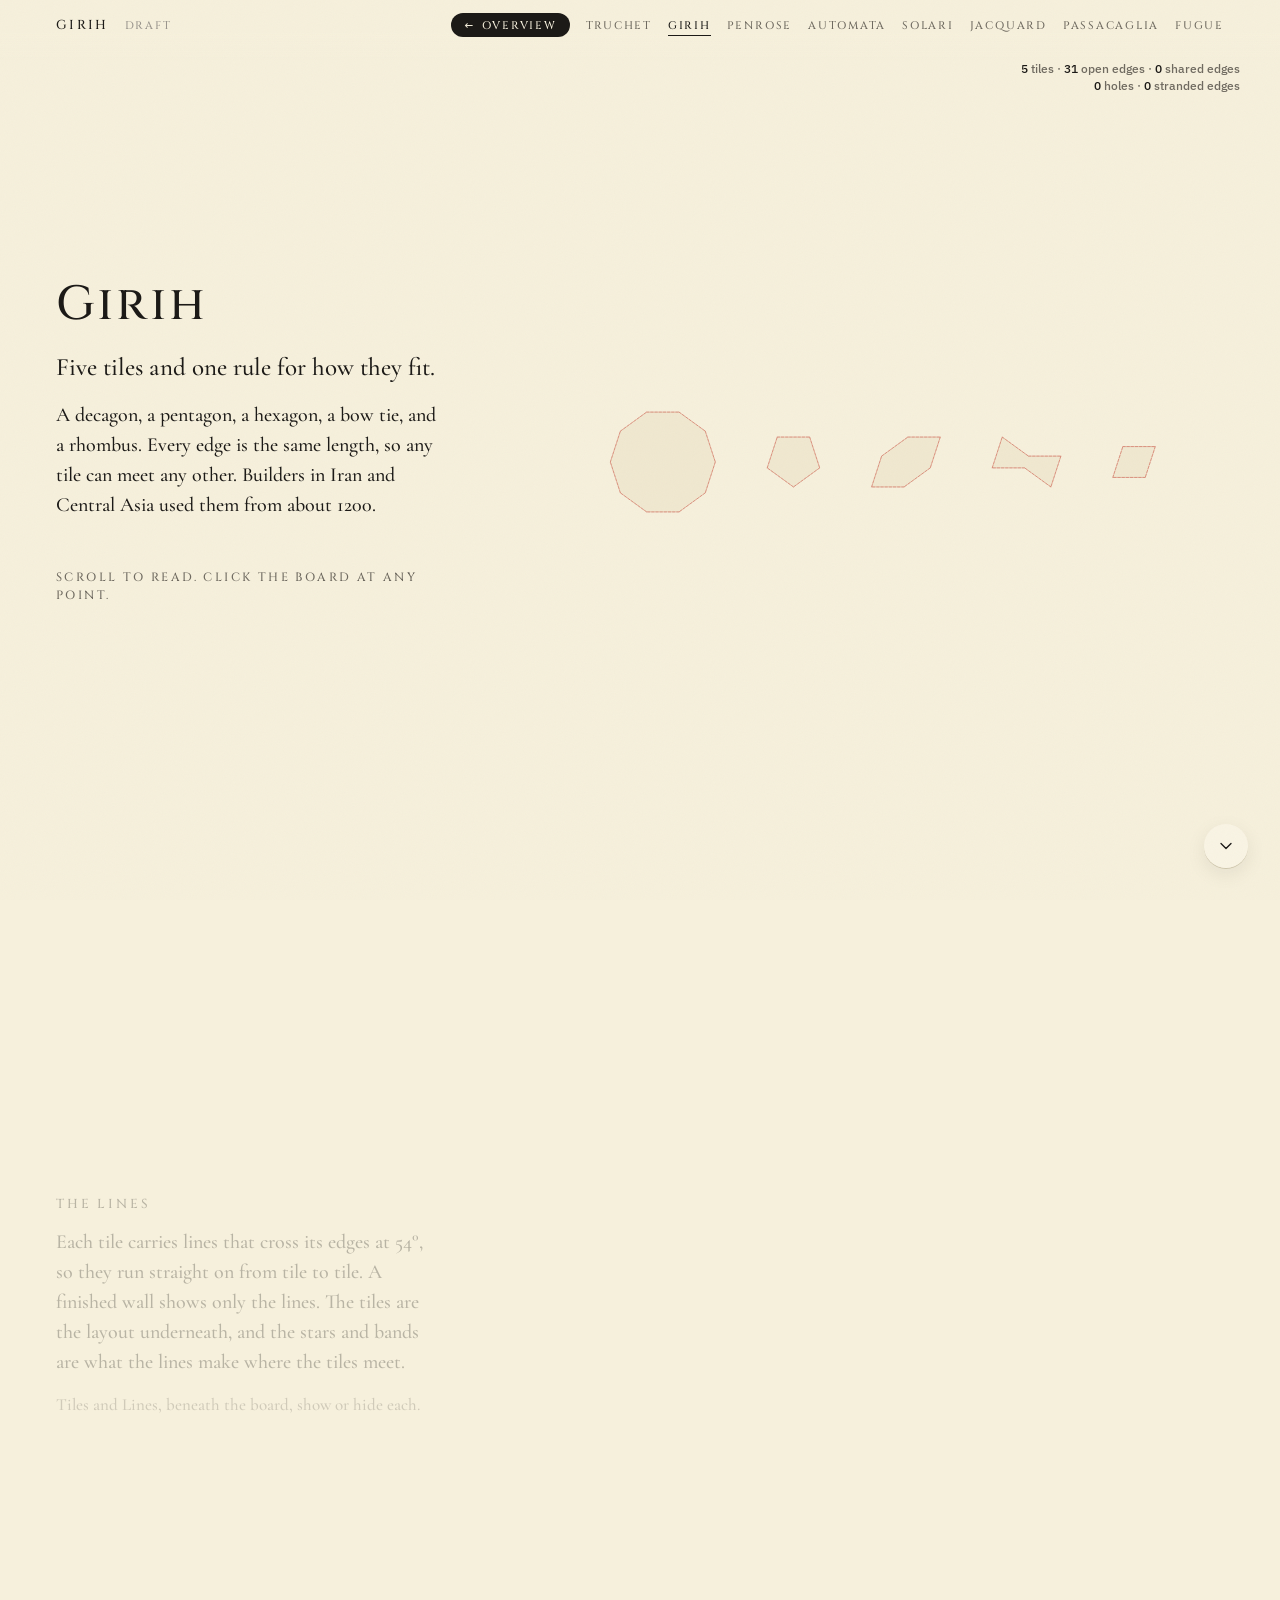
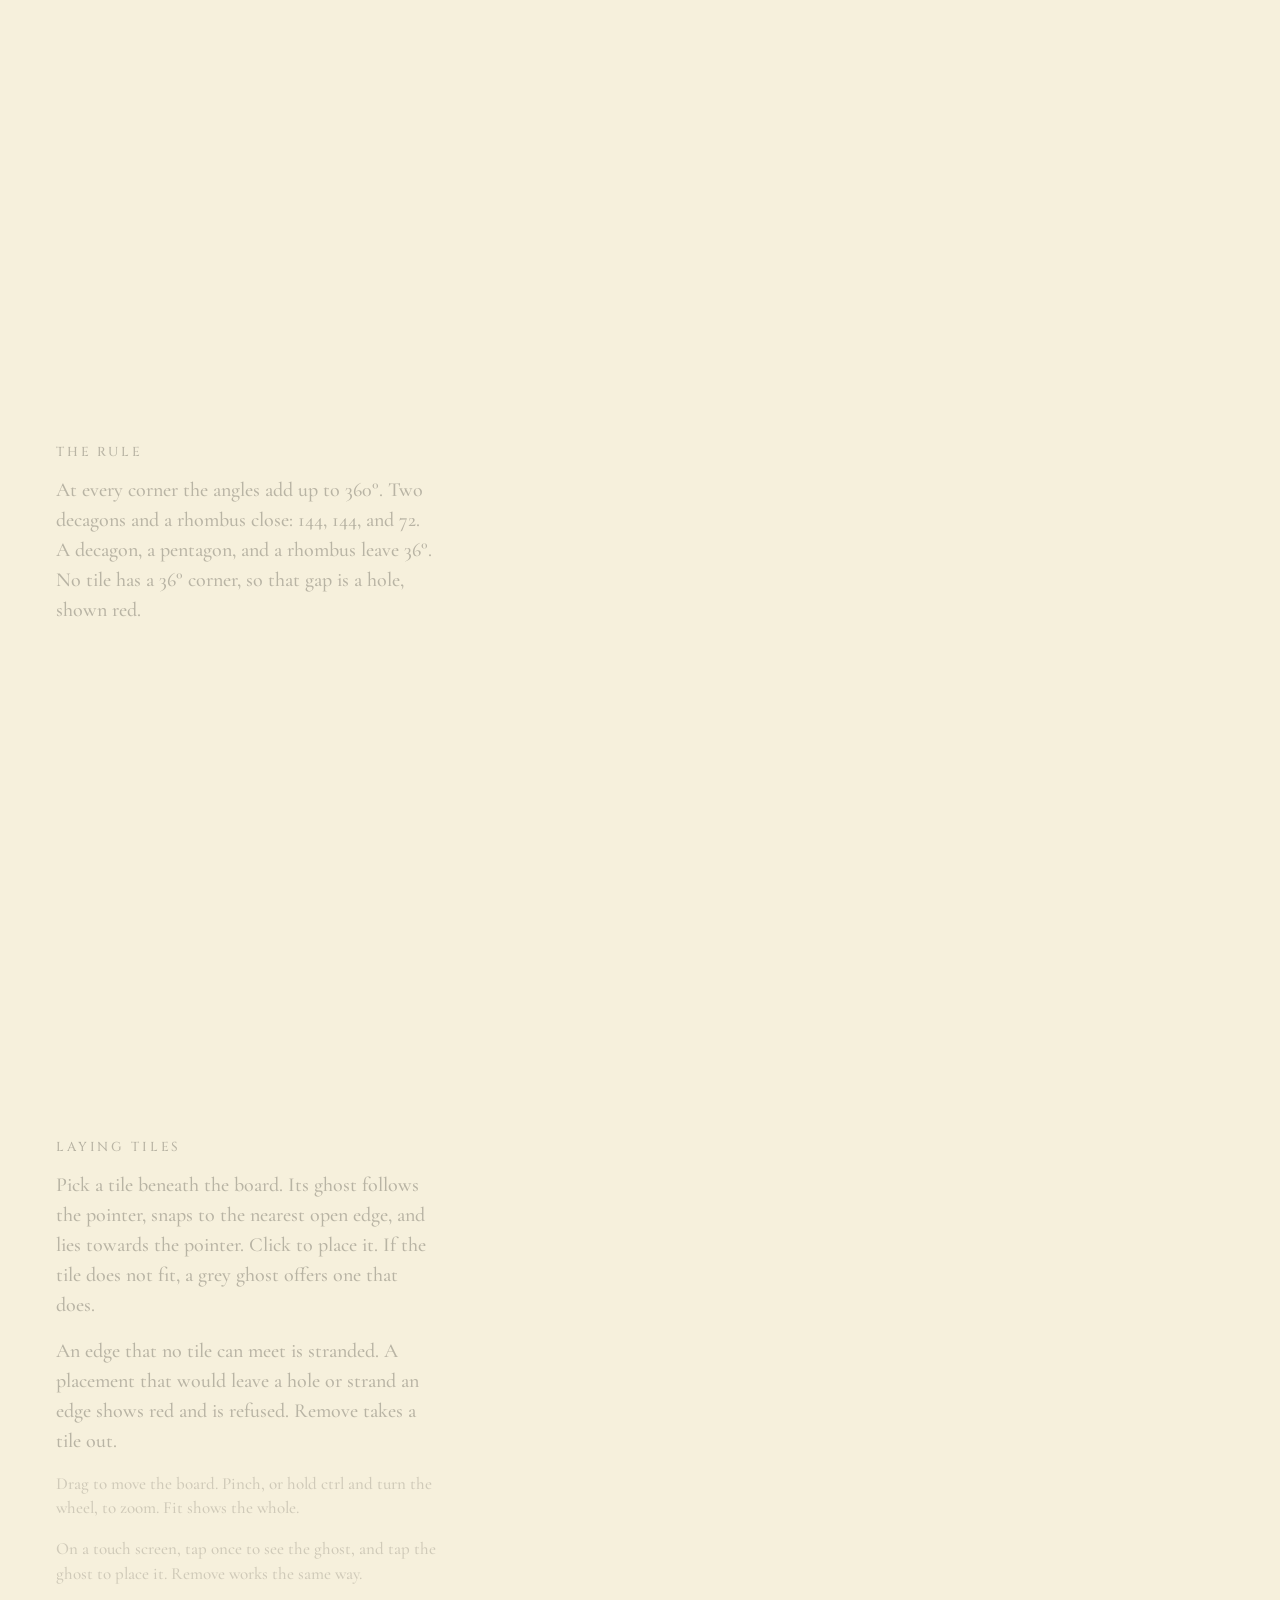
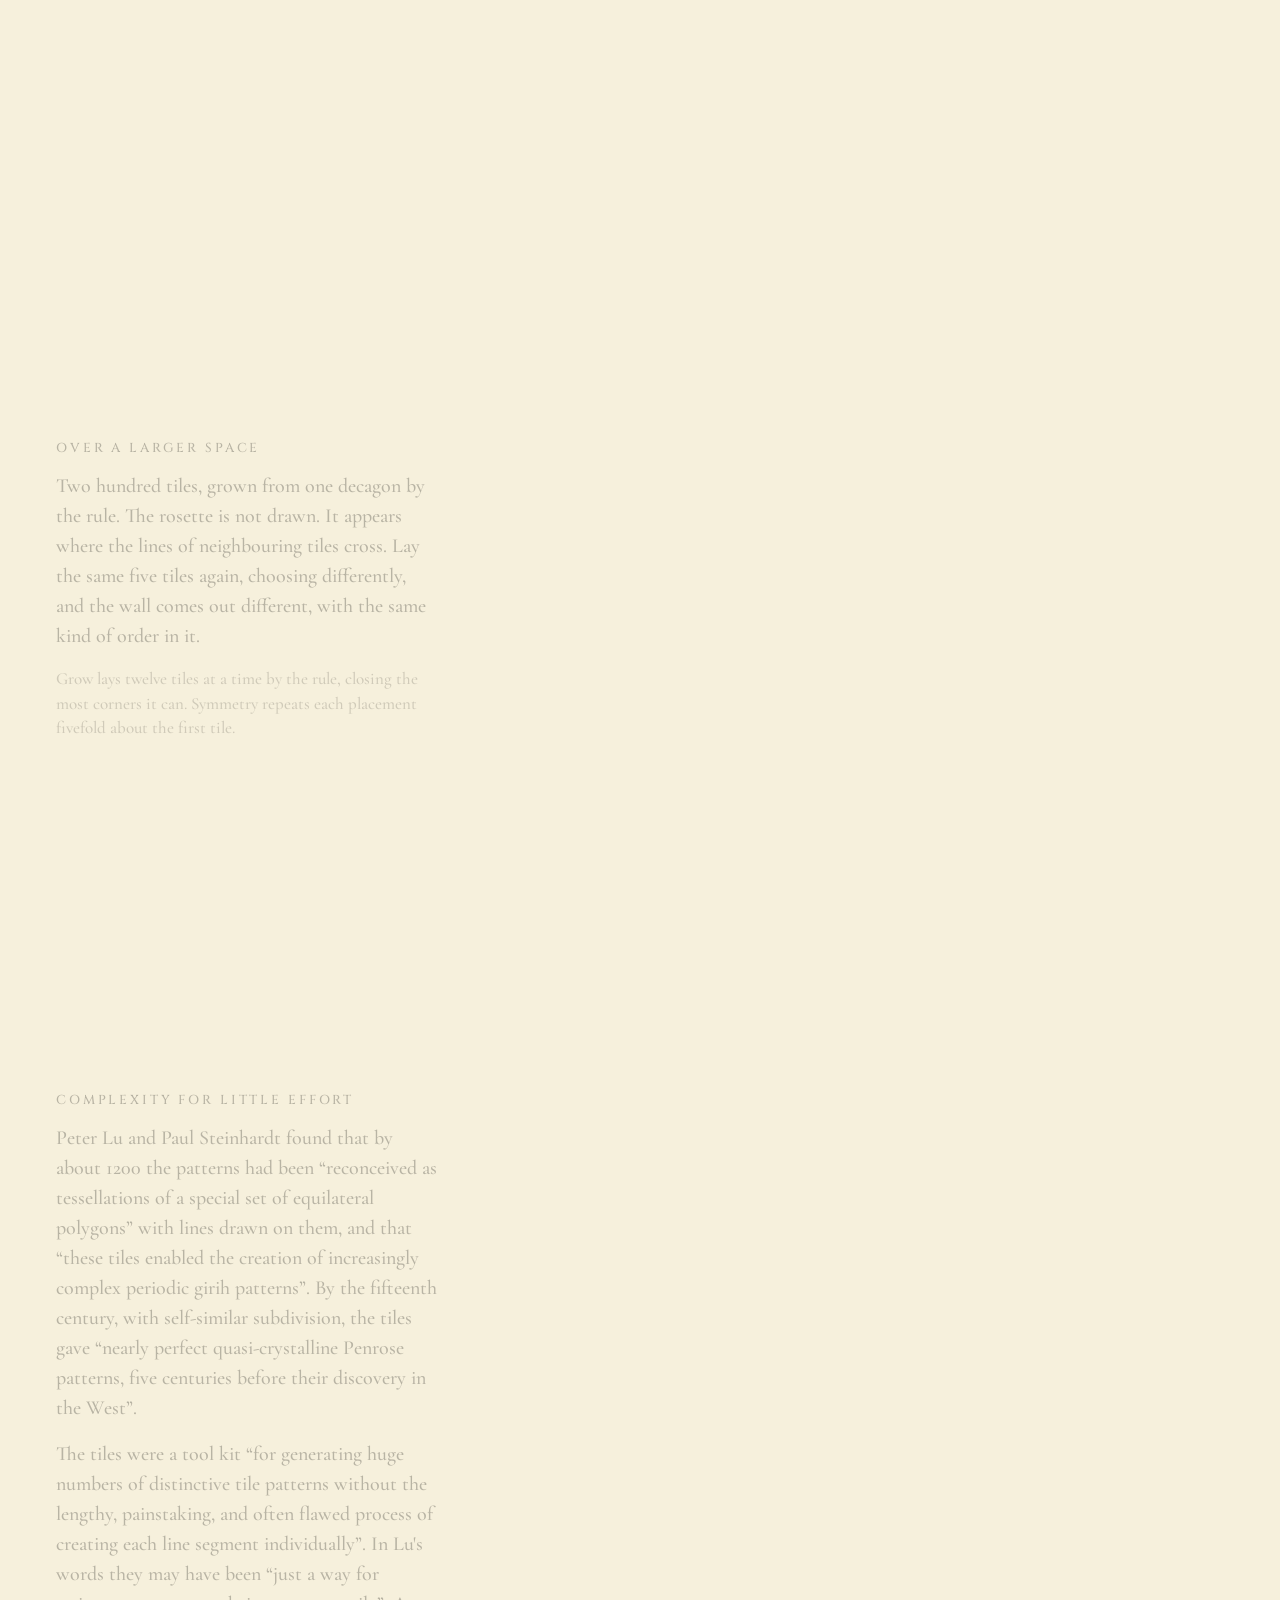
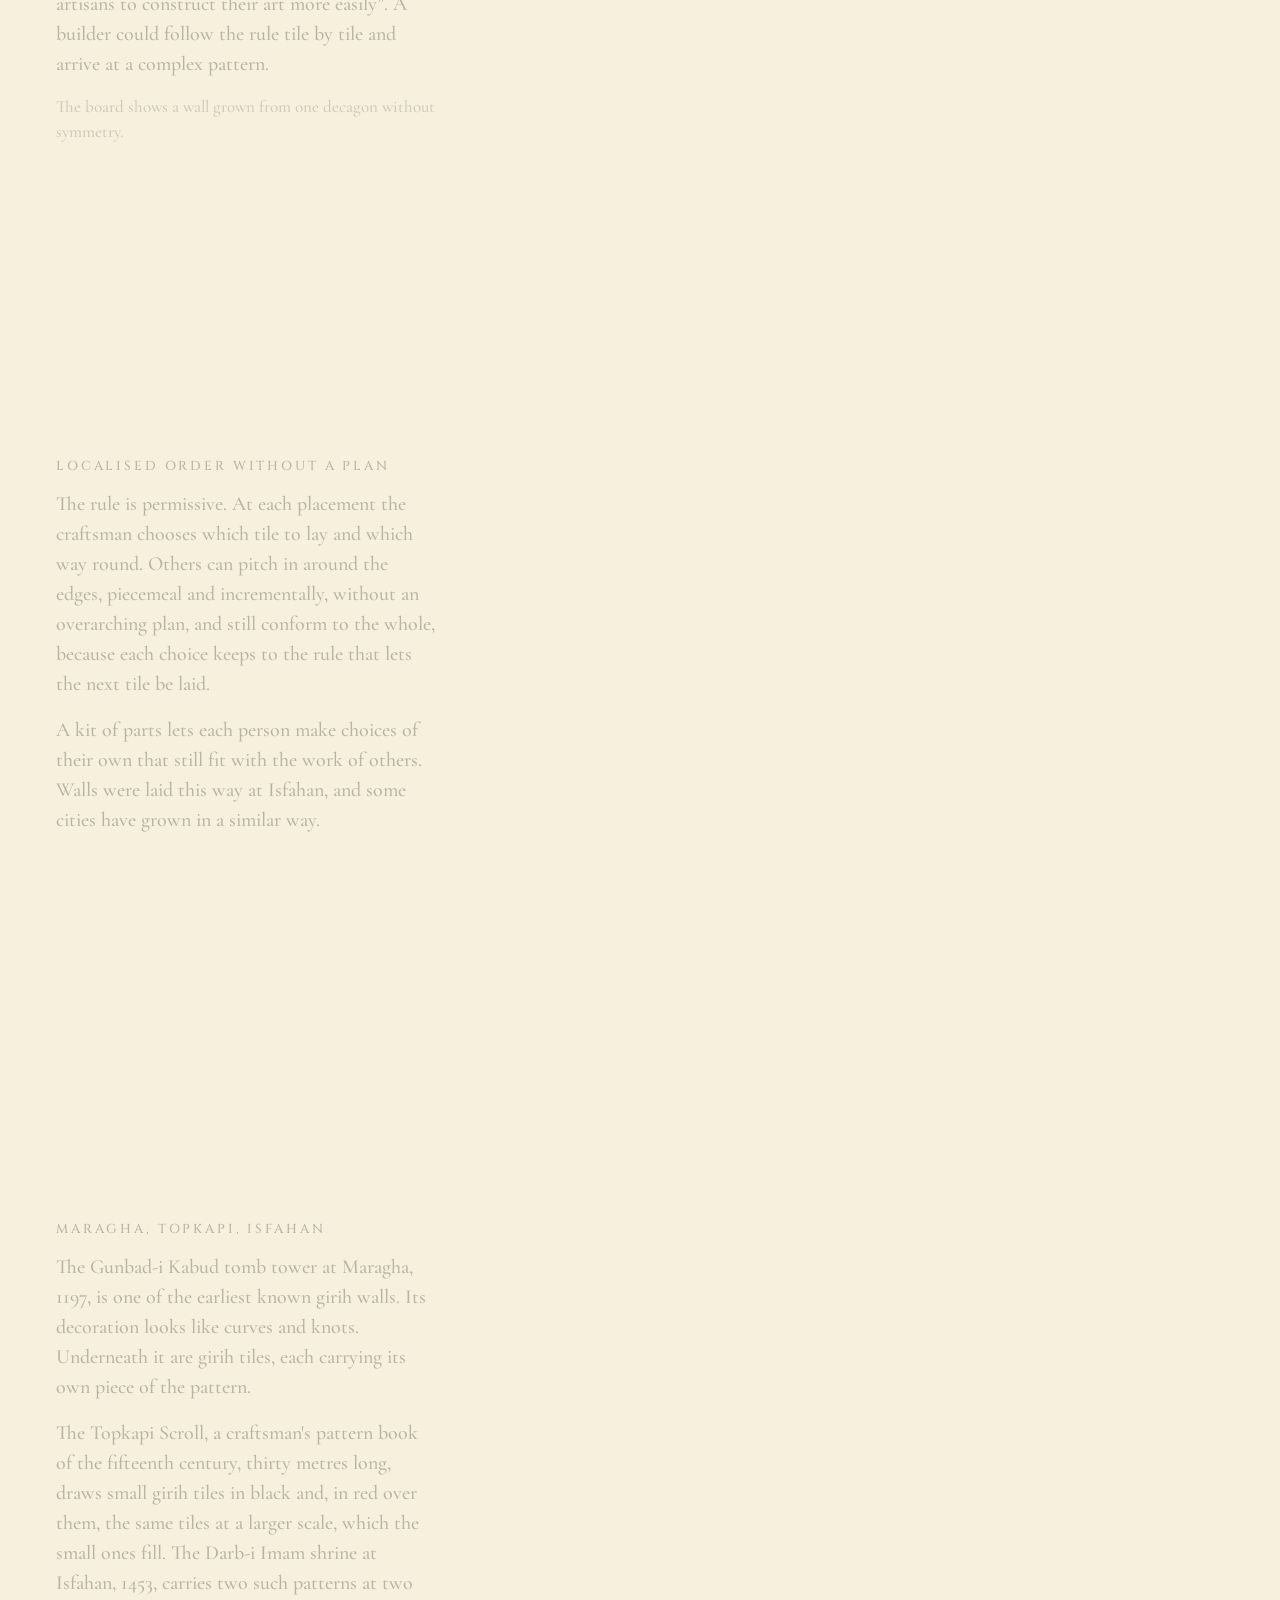
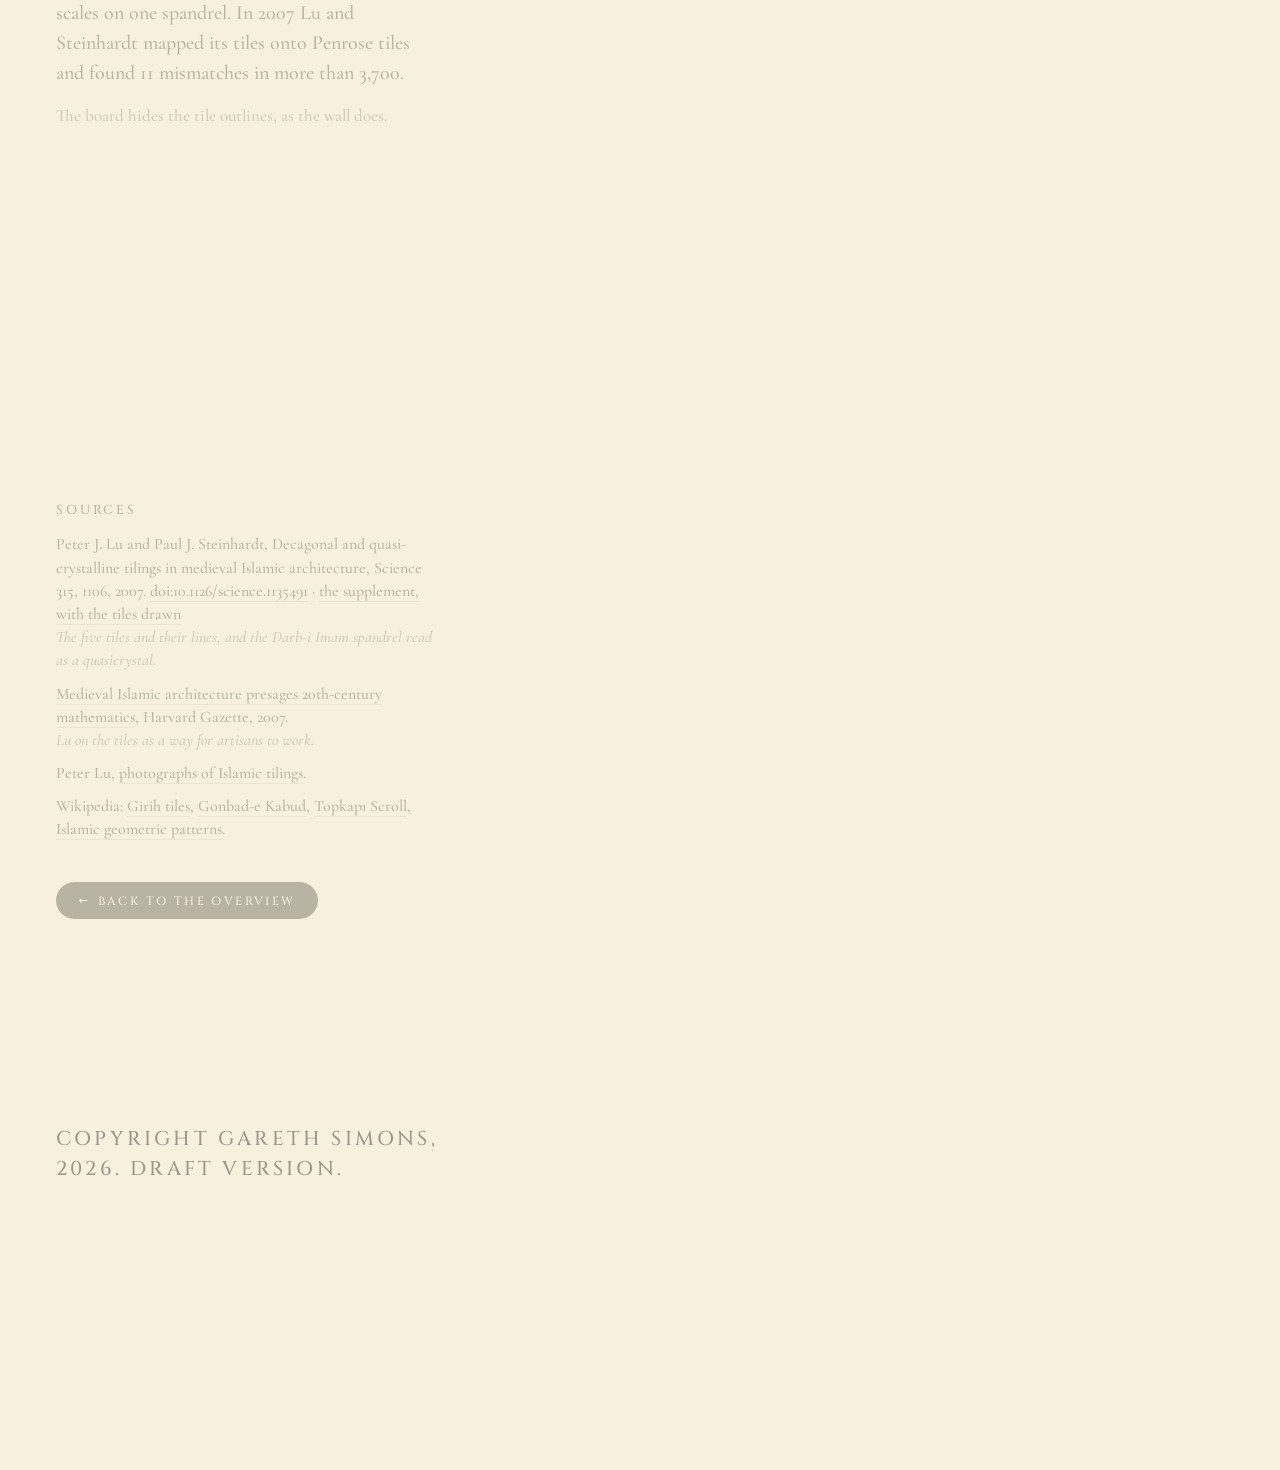
<file: girih.html>
<!doctype html>
<html lang="en">
<head>
<meta charset="utf-8">
<meta name="robots" content="noindex, nofollow">
<meta name="viewport" content="width=device-width, initial-scale=1">
<title>Girih</title>
<link rel="stylesheet" href="https://fonts.googleapis.com/css2?family=Cinzel:wght@400;500;600&family=Cormorant+Garamond:ital,wght@0,500;0,600;1,500&family=IBM+Plex+Sans:ital,wght@0,400;0,500;0,600;1,400&display=swap">
<link rel="stylesheet" href="top.css?v=b62063af">
<link rel="stylesheet" href="scroll.css?v=6bdfeb6b">
<link rel="stylesheet" href="tiles-plate.css?v=a720b670">
</head>
<body class="grain" data-system="girih">
<header class="top">
  <a class="mark" href="#top">Girih</a>
  <nav class="nav"><a class="home" href="index.html#scene=girih">Overview</a><a href="truchet.html">Truchet</a><a href="girih.html" class="here">Girih</a><a href="penrose.html">Penrose</a><a href="automata.html">Automata</a><a href="solari.html">Solari</a><a href="jacquard.html">Jacquard</a><a href="passacaglia.html">Passacaglia</a><a href="fugue.html">Fugue</a></nav>
</header>

<main class="scrolly">
  <div class="story">
    <section data-scene="tiles" id="top">
      <h1>Girih</h1>
      <p class="lead">Five tiles and one rule for how they fit.</p>
      <p>A decagon, a pentagon, a hexagon, a bow tie, and a rhombus. Every edge is the same length, so any tile can meet any other. Builders in Iran and Central Asia used them from about 1200.</p>
      <p class="cue">Scroll to read. Click the board at any point.</p>
    </section>
    <section data-scene="lines">
      <h2>The lines</h2>
      <p>Each tile carries lines that cross its edges at 54°, so they run straight on from tile to tile. A finished wall shows only the lines. The tiles are the layout underneath, and the stars and bands are what the lines make where the tiles meet.</p>
      <p class="small">Tiles and Lines, beneath the board, show or hide each.</p>
    </section>
    <section data-scene="rule">
      <h2>The rule</h2>
      <p>At every corner the angles add up to 360°. Two decagons and a rhombus close: 144, 144, and 72. A decagon, a pentagon, and a rhombus leave 36°. No tile has a 36° corner, so that gap is a hole, shown red.</p>
    </section>
    <section data-scene="lay">
      <h2>Laying tiles</h2>
      <p>Pick a tile beneath the board. Its ghost follows the pointer, snaps to the nearest open edge, and lies towards the pointer. Click to place it. If the tile does not fit, a grey ghost offers one that does.</p>
      <p>An edge that no tile can meet is stranded. A placement that would leave a hole or strand an edge shows red and is refused. Remove takes a tile out.</p>
      <p class="small">Drag to move the board. Pinch, or hold ctrl and turn the wheel, to zoom. Fit shows the whole.</p>
      <p class="small">On a touch screen, tap once to see the ghost, and tap the ghost to place it. Remove works the same way.</p>
    </section>
    <section data-scene="wall">
      <h2>Over a larger space</h2>
      <p>Two hundred tiles, grown from one decagon by the rule. The rosette is not drawn. It appears where the lines of neighbouring tiles cross. Lay the same five tiles again, choosing differently, and the wall comes out different, with the same kind of order in it.</p>
      <p class="small">Grow lays twelve tiles at a time by the rule, closing the most corners it can. Symmetry repeats each placement fivefold about the first tile.</p>
    </section>
    <section data-scene="effort">
      <h2>Complexity for little effort</h2>
      <p>Peter Lu and Paul Steinhardt found that by about 1200 the patterns had been “reconceived as tessellations of a special set of equilateral polygons” with lines drawn on them, and that “these tiles enabled the creation of increasingly complex periodic girih patterns”. By the fifteenth century, with self-similar subdivision, the tiles gave “nearly perfect quasi-crystalline Penrose patterns, five centuries before their discovery in the West”.</p>
      <p>The tiles were a tool kit “for generating huge numbers of distinctive tile patterns without the lengthy, painstaking, and often flawed process of creating each line segment individually”. In Lu's words they may have been “just a way for artisans to construct their art more easily”. A builder could follow the rule tile by tile and arrive at a complex pattern.</p>
      <p class="small">The board shows a wall grown from one decagon without symmetry.</p>
    </section>
    <section data-scene="plan">
      <h2>Localised order without a plan</h2>
      <p>The rule is permissive. At each placement the craftsman chooses which tile to lay and which way round. Others can pitch in around the edges, piecemeal and incrementally, without an overarching plan, and still conform to the whole, because each choice keeps to the rule that lets the next tile be laid.</p>
      <p>A kit of parts lets each person make choices of their own that still fit with the work of others. Walls were laid this way at Isfahan, and some cities have grown in a similar way.</p>
    </section>
    <section data-scene="maragha">
      <h2>Maragha, Topkapi, Isfahan</h2>
      <p>The Gunbad-i Kabud tomb tower at Maragha, 1197, is one of the earliest known girih walls. Its decoration looks like curves and knots. Underneath it are girih tiles, each carrying its own piece of the pattern.</p>
      <p>The Topkapi Scroll, a craftsman's pattern book of the fifteenth century, thirty metres long, draws small girih tiles in black and, in red over them, the same tiles at a larger scale, which the small ones fill. The Darb-i Imam shrine at Isfahan, 1453, carries two such patterns at two scales on one spandrel. In 2007 Lu and Steinhardt mapped its tiles onto Penrose tiles and found 11 mismatches in more than 3,700.</p>
      <p class="small">The board hides the tile outlines, as the wall does.</p>
    </section>
    <section data-scene="free">
      <h2>Sources</h2>
      <ol class="refs">
        <li>Peter J. Lu and Paul J. Steinhardt, Decagonal and quasi-crystalline tilings in medieval Islamic architecture, Science 315, 1106, 2007. <a href="https://doi.org/10.1126/science.1135491">doi:10.1126/science.1135491</a> · <a href="https://peterlu.org/pdf/publications/2007/Science_315_1106_2007_SOM.pdf">the supplement, with the tiles drawn</a><span>The five tiles and their lines, and the Darb-i Imam spandrel read as a quasicrystal.</span></li>
        <li><a href="https://news.harvard.edu/gazette/story/2007/03/medieval-islamic-architecture-presages-20th-century-mathematics/">Medieval Islamic architecture presages 20th-century mathematics</a>, Harvard Gazette, 2007.<span>Lu on the tiles as a way for artisans to work.</span></li>
        <li>Peter Lu, <a href="https://peterlu.org/research/islamic_tilings">photographs of Islamic tilings</a>.</li>
        <li>Wikipedia: <a href="https://en.wikipedia.org/wiki/Girih_tiles">Girih tiles</a>, <a href="https://en.wikipedia.org/wiki/Gonbad-e_Kabud">Gonbad-e Kabud</a>, <a href="https://en.wikipedia.org/wiki/Topkap%C4%B1_Scroll">Topkapı Scroll</a>, <a href="https://en.wikipedia.org/wiki/Islamic_geometric_patterns">Islamic geometric patterns</a>.</li>
      </ol>
      <p class="back"><a href="index.html#scene=girih">Back to the overview</a></p>
    </section>
    <p class="rights">Copyright Gareth Simons, 2026. Draft version.</p>
  </div>

  <div class="hold">
    <div class="board"><svg id="sv" xmlns="http://www.w3.org/2000/svg" viewBox="-400 -300 800 600" aria-label="the assembly of tiles and their lines"></svg></div>
    <div class="readout" id="readout"></div>
    <div class="tools" id="tools">
      <div class="grp" id="kit"></div>
      <div class="grp" id="g-grow"><button id="grow" title="lays twelve tiles by the rule">Grow 12</button><button class="ring" id="sym" title="repeats each move about the centre">Symmetry</button></div>
      <div class="grp" id="g-view"><button class="ring on" id="b-outlines" title="show or hide the tiles">Tiles</button><button class="ring on" id="b-straps" title="show or hide the lines">Lines</button></div>
      <div class="grp" id="g-acts"><button id="z-fit" title="show the whole assembly">Fit</button><button id="clear" title="takes every tile off the board">Clear</button></div>
    </div>
  </div>
</main>
<script src="scroll.js?v=a047a0cb"></script>
<script src="tiles.js?v=6f975947"></script>
<script src="noselect.js?v=e60814a2"></script>
</body>
</html>
</file>
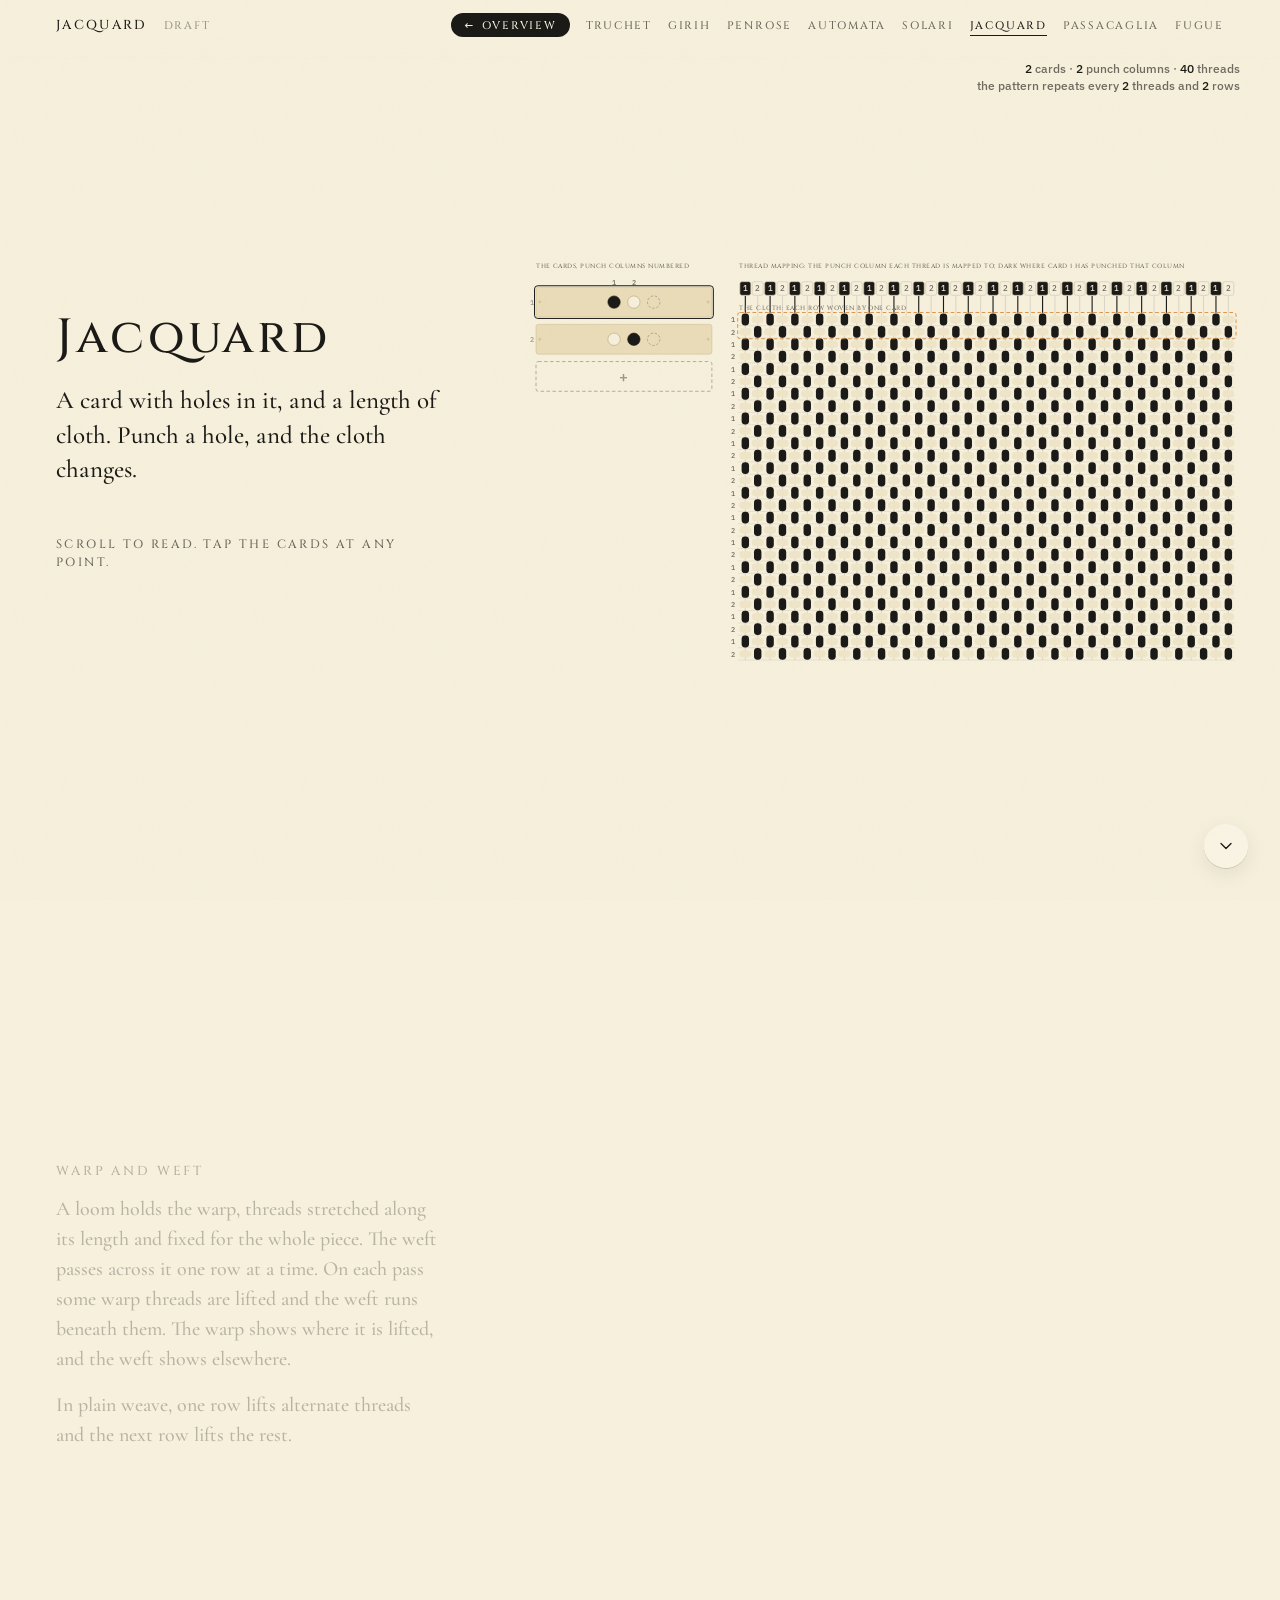
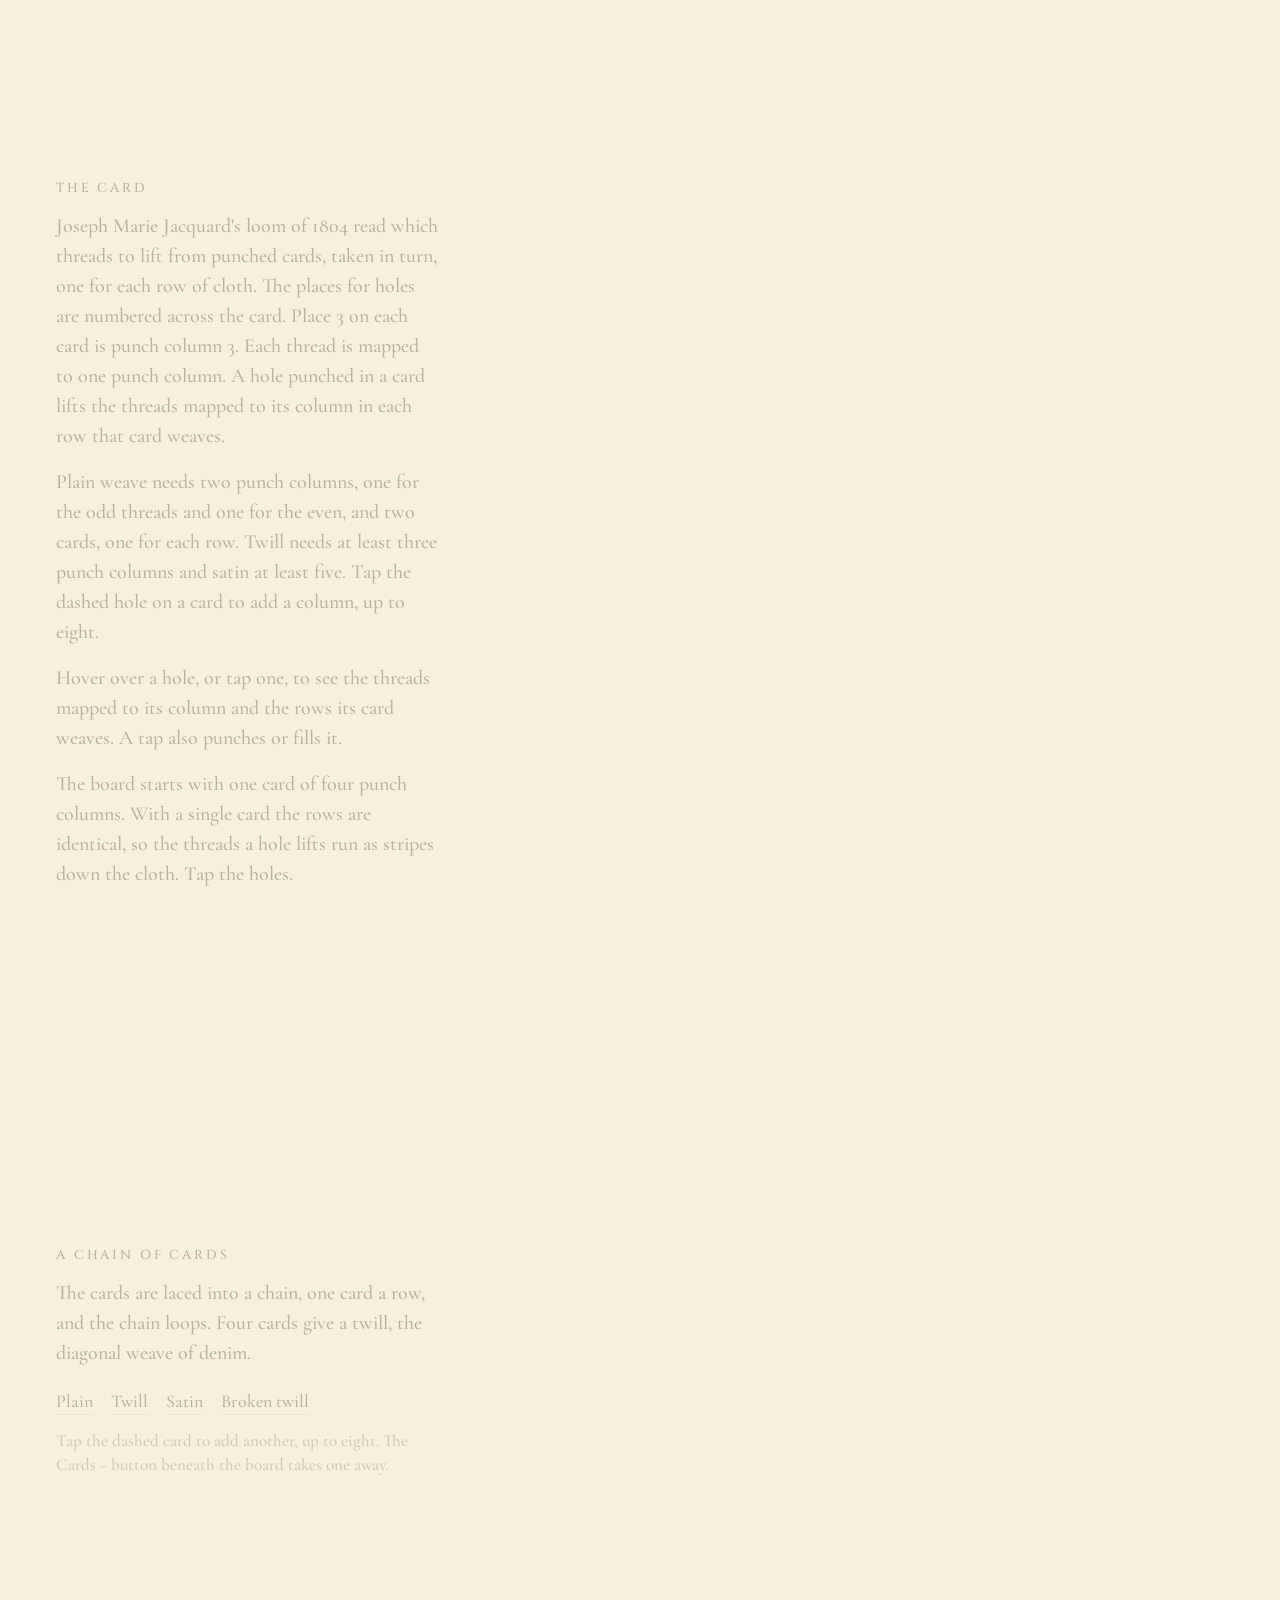
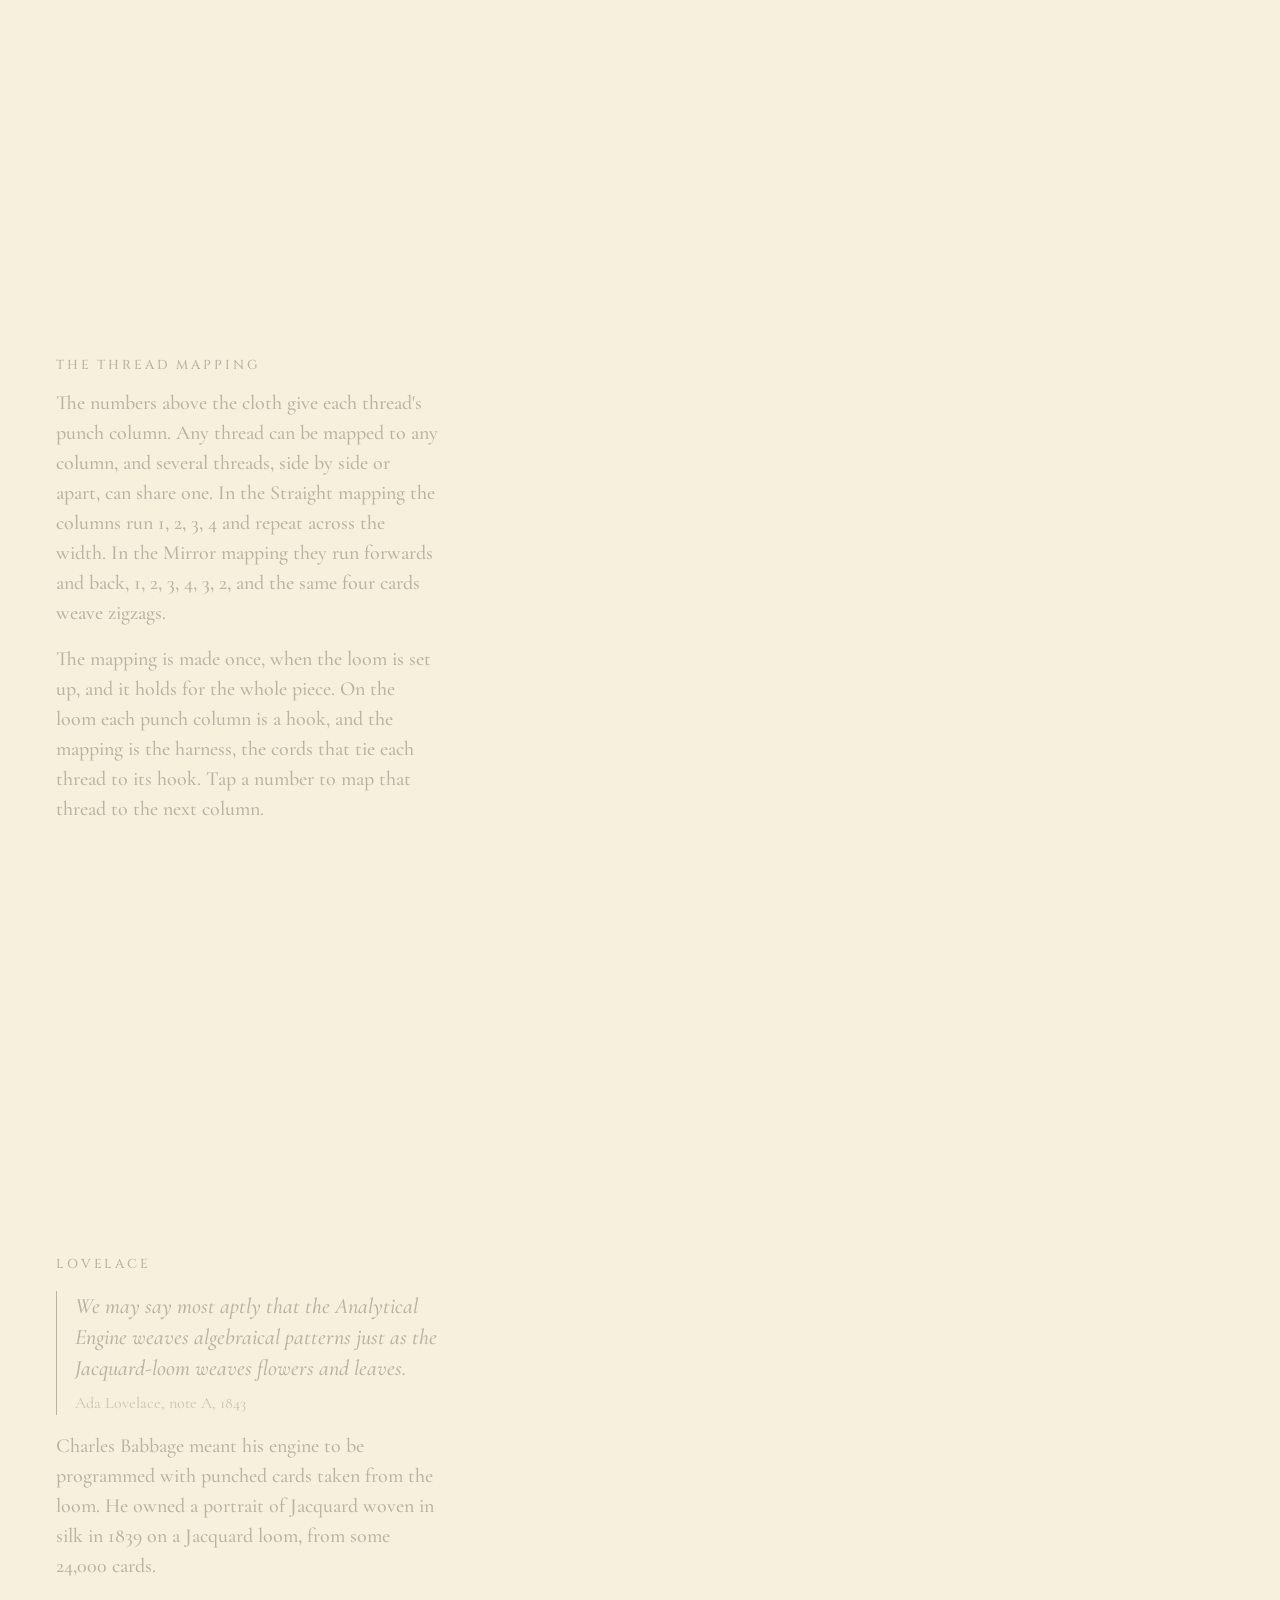
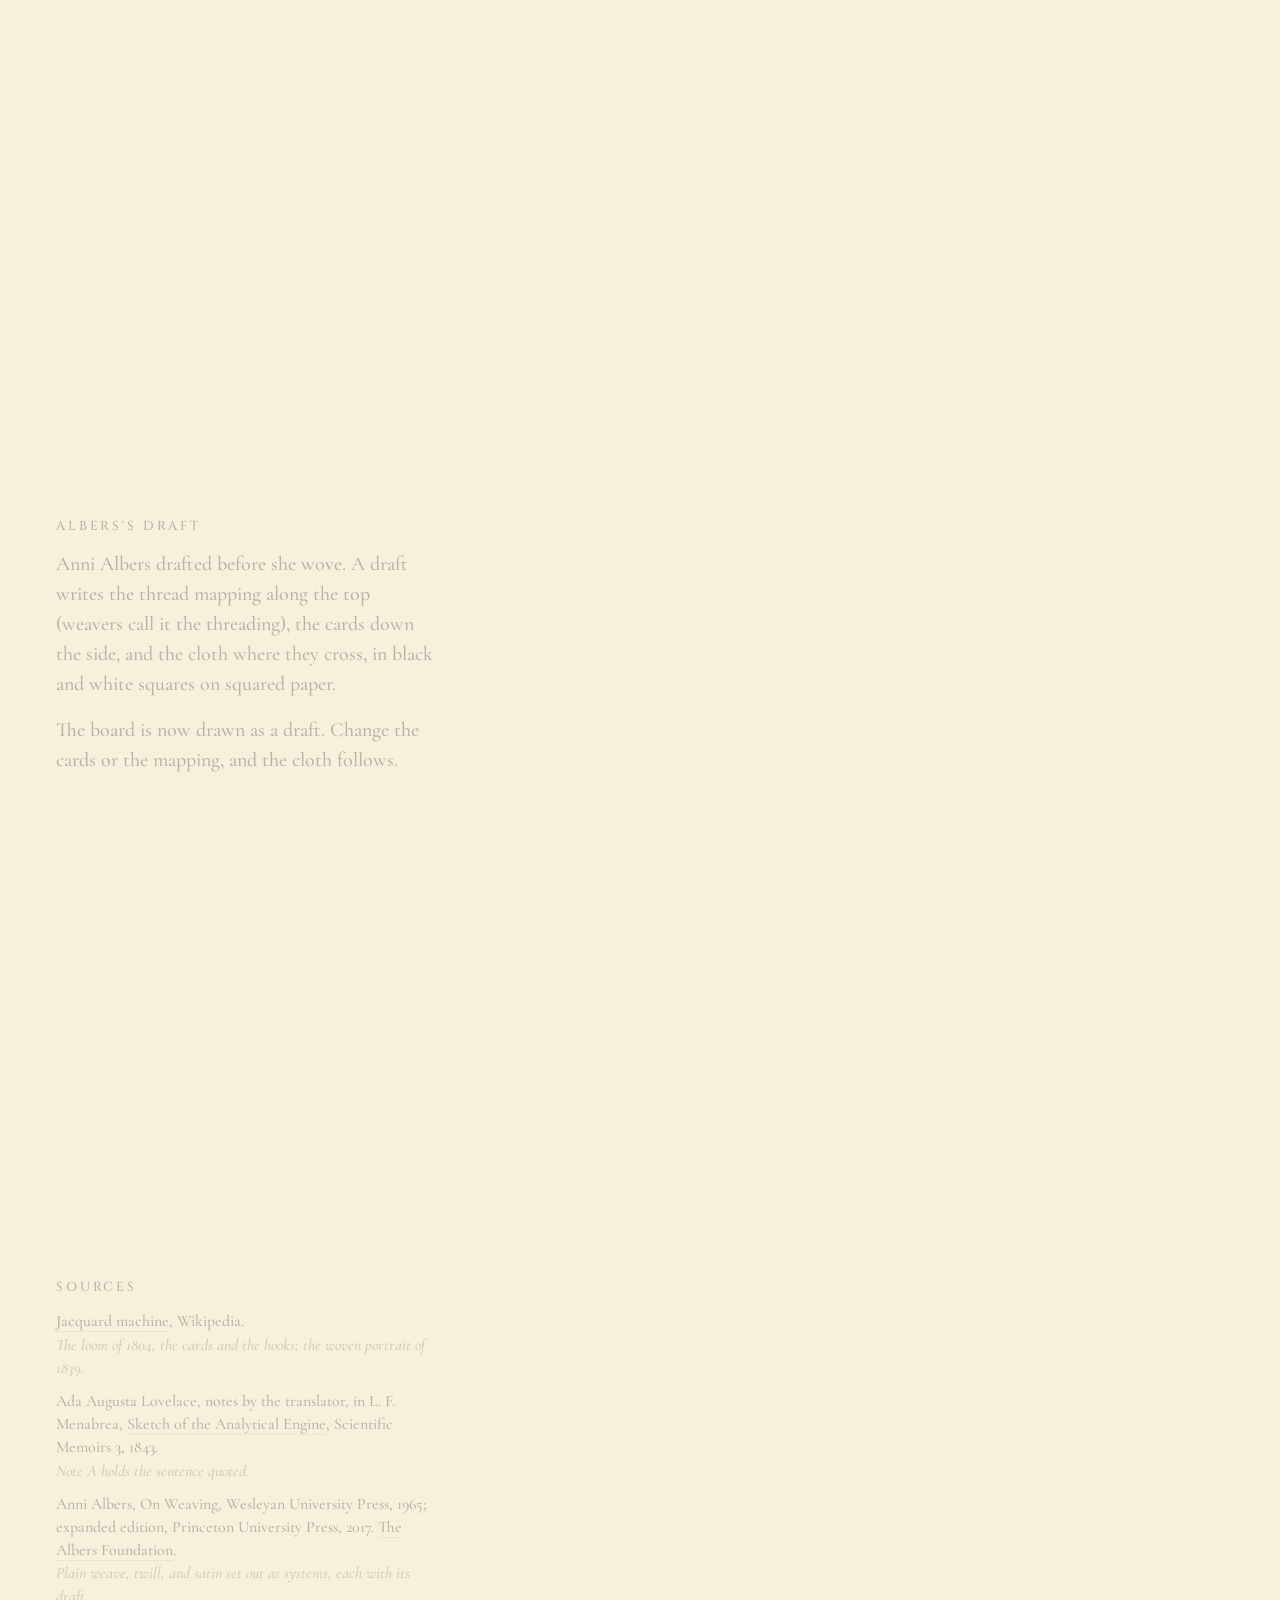
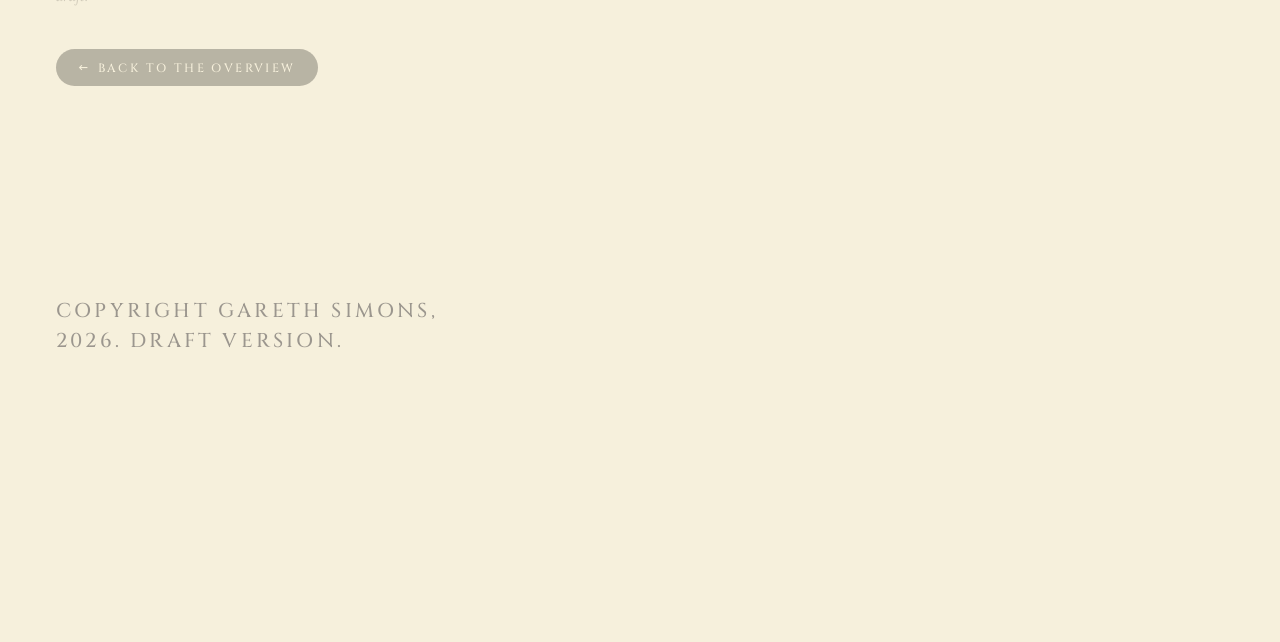
<file: jacquard.html>
<!doctype html>
<html lang="en">
<head>
<meta charset="utf-8">
<meta name="robots" content="noindex, nofollow">
<meta name="viewport" content="width=device-width, initial-scale=1">
<title>Jacquard</title>
<link rel="stylesheet" href="https://fonts.googleapis.com/css2?family=Cinzel:wght@400;500;600&family=Cormorant+Garamond:ital,wght@0,500;0,600;1,500&family=IBM+Plex+Sans:ital,wght@0,400;0,500;0,600;1,400&display=swap">
<link rel="stylesheet" href="top.css?v=b62063af">
<link rel="stylesheet" href="scroll.css?v=6bdfeb6b">
<style>
  .card { fill: #eadcb8; stroke: #c9b98f; stroke-width: .04; }
  .hole { fill: #f6efdc; stroke: #b9a877; stroke-width: .05; cursor: pointer; }
  .hole.on { fill: #1c1a17; stroke: #1c1a17; }
  @media (hover: hover) { .hole:hover { stroke: var(--warm); stroke-width: .09; } }
  .lace { fill: #d8c89c; }
  .cardno { font-family: var(--sans); font-size: .6px; fill: var(--grey); text-anchor: end; }
  .slbl { font-family: var(--caps); font-size: .5px; letter-spacing: .08em; fill: var(--muted); text-transform: uppercase; }
  .draftcell { stroke: #c9c0a6; stroke-width: .03; }
  .shuttle { stroke: var(--warm); stroke-width: .12; }
  .addcard { fill: none; stroke: var(--grey); stroke-width: .06; stroke-dasharray: .28 .2; cursor: pointer; pointer-events: all; }
  @media (hover: hover) { .addcard:hover { stroke: var(--warm); } }
  .addplus { font-family: var(--sans); font-size: 1.2px; fill: var(--grey); text-anchor: middle; pointer-events: none; }
  .addhole { fill: none; stroke: var(--grey); stroke-width: .06; stroke-dasharray: .2 .14; cursor: pointer; pointer-events: all; }
  @media (hover: hover) { .addhole:hover { stroke: var(--warm); } }
  .thr { fill: transparent; cursor: pointer; }
  @media (hover: hover) { .thr:hover { fill: rgba(217, 140, 58, .22); } }
  .hookno, .rowno { font-family: var(--sans); font-size: .6px; fill: var(--muted); text-anchor: middle; }
  .rowno { text-anchor: end; font-size: .55px; }
  .hookline { stroke: var(--line); stroke-width: .04; }
  .warpline { stroke: var(--grey); stroke-width: .035; opacity: .7; }
  .warpline.up { stroke: var(--ink); stroke-width: .09; opacity: 1; }
  .reads { stroke: var(--line); stroke-width: .05; cursor: pointer; }
  @media (hover: hover) { .reads:hover { stroke: var(--warm); stroke-width: .1; } }
  .readno { font-family: var(--sans); font-size: .62px; text-anchor: middle; pointer-events: none; }
  .curcard { fill: none; stroke: var(--ink); stroke-width: .08; }
  .rowline { stroke: var(--line); stroke-width: .03; }
  .chainline { fill: none; stroke: var(--warm); stroke-width: .07; stroke-dasharray: .3 .2; }
  .hi-row { fill: var(--warm); fill-opacity: .2; }
  .hi-line { stroke: var(--warm); stroke-width: .12; }
  .hi-ring { fill: none; stroke: var(--warm); stroke-width: .12; }
</style>
</head>
<body class="grain">
<header class="top">
  <a class="mark" href="#top">Jacquard</a>
  <nav class="nav"><a class="home" href="index.html#scene=loom">Overview</a><a href="truchet.html">Truchet</a><a href="girih.html">Girih</a><a href="penrose.html">Penrose</a><a href="automata.html">Automata</a><a href="solari.html">Solari</a><a href="jacquard.html" class="here">Jacquard</a><a href="passacaglia.html">Passacaglia</a><a href="fugue.html">Fugue</a></nav>
</header>

<main class="scrolly">
  <div class="story">
    <section data-scene="plain" id="top">
      <h1>Jacquard</h1>
      <p class="lead">A card with holes in it, and a length of cloth. Punch a hole, and the cloth changes.</p>
      <p class="cue">Scroll to read. Tap the cards at any point.</p>
    </section>
    <section data-scene="plain2">
      <h2>Warp and weft</h2>
      <p>A loom holds the warp, threads stretched along its length and fixed for the whole piece. The weft passes across it one row at a time. On each pass some warp threads are lifted and the weft runs beneath them. The warp shows where it is lifted, and the weft shows elsewhere.</p>
      <p>In plain weave, one row lifts alternate threads and the next row lifts the rest.</p>
    </section>
    <section data-scene="card">
      <h2>The card</h2>
      <p>Joseph Marie Jacquard's loom of 1804 read which threads to lift from punched cards, taken in turn, one for each row of cloth. The places for holes are numbered across the card. Place 3 on each card is punch column 3. Each thread is mapped to one punch column. A hole punched in a card lifts the threads mapped to its column in each row that card weaves.</p>
      <p>Plain weave needs two punch columns, one for the odd threads and one for the even, and two cards, one for each row. Twill needs at least three punch columns and satin at least five. Tap the dashed hole on a card to add a column, up to eight.</p>
      <p>Hover over a hole, or tap one, to see the threads mapped to its column and the rows its card weaves. A tap also punches or fills it.</p>
      <p>The board starts with one card of four punch columns. With a single card the rows are identical, so the threads a hole lifts run as stripes down the cloth. Tap the holes.</p>
    </section>
    <section data-scene="chain">
      <h2>A chain of cards</h2>
      <p>The cards are laced into a chain, one card a row, and the chain loops. Four cards give a twill, the diagonal weave of denim.</p>
      <div class="picks" id="presets"><button data-p="plain">Plain</button><button data-p="twill">Twill</button><button data-p="satin">Satin</button><button data-p="broken">Broken twill</button></div>
      <p class="small">Tap the dashed card to add another, up to eight. The Cards − button beneath the board takes one away.</p>
    </section>
    <section data-scene="threading">
      <h2>The thread mapping</h2>
      <p>The numbers above the cloth give each thread's punch column. Any thread can be mapped to any column, and several threads, side by side or apart, can share one. In the Straight mapping the columns run 1, 2, 3, 4 and repeat across the width. In the Mirror mapping they run forwards and back, 1, 2, 3, 4, 3, 2, and the same four cards weave zigzags.</p>
      <p>The mapping is made once, when the loom is set up, and it holds for the whole piece. On the loom each punch column is a hook, and the mapping is the harness, the cords that tie each thread to its hook. Tap a number to map that thread to the next column.</p>
    </section>
    <section data-scene="lovelace">
      <h2>Lovelace</h2>
      <blockquote>We may say most aptly that the Analytical Engine weaves algebraical patterns just as the Jacquard-loom weaves flowers and leaves.<cite>Ada Lovelace, note A, 1843</cite></blockquote>
      <p>Charles Babbage meant his engine to be programmed with punched cards taken from the loom. He owned a portrait of Jacquard woven in silk in 1839 on a Jacquard loom, from some 24,000 cards.</p>
    </section>
    <section data-scene="draft">
      <h2>Albers's draft</h2>
      <p>Anni Albers drafted before she wove. A draft writes the thread mapping along the top (weavers call it the threading), the cards down the side, and the cloth where they cross, in black and white squares on squared paper.</p>
      <p>The board is now drawn as a draft. Change the cards or the mapping, and the cloth follows.</p>
    </section>
    <section data-scene="free">
      <h2>Sources</h2>
      <ol class="refs">
        <li><a href="https://en.wikipedia.org/wiki/Jacquard_machine">Jacquard machine</a>, Wikipedia.<span>The loom of 1804, the cards and the hooks; the woven portrait of 1839.</span></li>
        <li>Ada Augusta Lovelace, notes by the translator, in L. F. Menabrea, <a href="https://www.fourmilab.ch/babbage/sketch.html">Sketch of the Analytical Engine</a>, Scientific Memoirs 3, 1843.<span>Note A holds the sentence quoted.</span></li>
        <li>Anni Albers, On Weaving, Wesleyan University Press, 1965; expanded edition, Princeton University Press, 2017. <a href="https://www.albersfoundation.org/alberses/teaching/on-weaving">The Albers Foundation</a>.<span>Plain weave, twill, and satin set out as systems, each with its draft.</span></li>
      </ol>
      <p class="back"><a href="index.html#scene=loom">Back to the overview</a></p>
    </section>
    <p class="rights">Copyright Gareth Simons, 2026. Draft version.</p>
  </div>

  <div class="hold">
    <div class="board"><svg id="sv" xmlns="http://www.w3.org/2000/svg" aria-label="the cards and the cloth"></svg></div>
    <div class="readout" id="readout"></div>
    <div class="tools" id="tools">
      <div class="grp" id="g-cards"><span class="lbl">Cards</span><button id="fewer">−</button><button id="more">+</button></div>
      <div class="grp" id="g-cols"><span class="lbl">Punch columns</span><button id="colfewer">−</button><button id="colmore">+</button></div>
      <div class="grp" id="threads"><span class="lbl">Mapping</span><button class="ring" data-t="straight">Straight</button><button class="ring" data-t="mirror">Mirror</button><button class="ring" data-t="blocks">Blocks</button></div>
      <div class="grp" id="colours"><button class="ring" data-c="ink">Ink</button><button class="ring" data-c="indigo">Indigo</button></div>
    </div>
  </div>
</main>
<script src="scroll.js?v=a047a0cb"></script>

<script>
"use strict";
const NS = "http://www.w3.org/2000/svg";
const $ = id => document.getElementById(id);
const sv = $("sv");
const el = (tag, attrs, parent) => { const e = document.createElementNS(NS, tag); for (const k in attrs) e.setAttribute(k, attrs[k]); if (parent) parent.appendChild(e); return e; };

const WARPS = 40, PICKS = 28, MAXC = 8, MAXH = 8;
const PALETTE = { ink: { warp: "#1c1a17", weft: "#efe5c8", gap: "#d9ceae" }, indigo: { warp: "#27406b", weft: "#eadbb8", gap: "#cdbf98" } };
// the loom has as many hooks as the pattern needs: two for plain weave, four for twill, eight for satin
let hooks = 2;
const THREADING = {
  straight: (j, n) => j % n,
  mirror: (j, n) => { if (n < 3) return j % n; const p = 2 * n - 2, k = j % p; return k < n ? k : p - k; },
  blocks: (j, n) => n < 4 ? j % n : 2 * (Math.floor(j / 4) % (n / 2)) + (j % 2),
};
const PRESETS = {
  plain:  { hooks: 2, cards: ["10", "01"] },
  twill:  { hooks: 4, cards: ["1100", "0110", "0011", "1001"] },
  broken: { hooks: 4, cards: ["1100", "0110", "0011", "1001", "0011", "0110"] },
  satin:  { hooks: 8, cards: ["10000000", "00010000", "00000010", "01000000", "00001000", "00000001", "00100000", "00000100"] },
};

let cards = [], threading = "straight", thr = [], colours = "ink", draft = false, scene = null;
let cur = 0;                    // the card last touched: the strip shows which threads it lifts
// the threading as the hook each warp thread is on; a preset fills it, a tap or a drag changes it
function setThreading(name) { threading = name; thr = Array.from({ length: WARPS }, (_, j) => THREADING[name](j, hooks)); }
// a punch column added or taken away on every card; a preset mapping is laid again over the new count, a mapping of your own is kept
function setHooks(n) {
  n = Math.max(1, Math.min(MAXH, n));
  cards = cards.map(c => Array.from({ length: n }, (_, h) => c[h] || 0));
  hooks = n;
  if (THREADING[threading]) setThreading(threading); else thr = thr.map(h => h % n);
}
const saved = {};

// -- the geometry, in cell units: the chain of cards at the left, large enough to tap, the threading over the cloth at the right.
// Each thread hangs from one of the hook lines above the cloth and runs down through it; each row of cloth is numbered
// with the card that wove it; a card's holes are numbered with the hooks they lift
const PITCH = 1.6;
const TOP = 1.3;
const CARD = { x: 0, y: TOP + .7, w: MAXH * PITCH + 1.4, h: 2.4, gap: .6 };
const ROW = .7;                 // the height of one hook's line in the threading, large enough to tap
const CLOTH = { x: CARD.w + 2.2, y: TOP + MAXH * ROW + 1.2 };
const HOOKX = h => CARD.x + (CARD.w - hooks * PITCH) / 2 + (h + .5) * PITCH;
const HOOKY = r => TOP + (r + .5) * ROW;
function layout() {
  const w = CLOTH.x + WARPS + .4, h = CLOTH.y + PICKS + .4;
  sv.setAttribute("viewBox", `-.8 -.2 ${w + .8} ${h + .2}`);
  const box = sv.parentNode, W = box.clientWidth || 800, H = Math.max(300, window.innerHeight - 170);
  const s = Math.min(W / (w + .8), H / (h + .2));
  sv.setAttribute("width", Math.floor(s * (w + .8))); sv.setAttribute("height", Math.floor(s * (h + .2)));
}

let weaving = null, gHi = null;
function draw(animate) {
  while (sv.firstChild) sv.removeChild(sv.firstChild);
  // where the cloth starts, before the board is sized: one row of numbers above it, or the draft's grid of hooks
  CLOTH.y = draft ? TOP + hooks * ROW + 1.2 : TOP + 2.8;
  layout();
  const pal = PALETTE[colours], K = Math.max(1, cards.length);
  // the chain of cards, the holes numbered with their hooks
  const gC = el("g", {}, sv);
  const lbl = el("text", { class: "slbl", x: 0, y: .45 }, gC); lbl.textContent = draft ? "the cards, as a draft writes them" : "the cards, punch columns numbered";
  // above the cloth, one row: for each column, the hole of the card it reads. The draft keeps the weaver's grid of hooks
  CLOTH.y = draft ? TOP + hooks * ROW + 1.2 : TOP + 2.8;
  for (let h = 0; h < hooks; h++) { const t = el("text", { class: "hookno", x: HOOKX(h), y: CARD.y - .22 }, gC); t.textContent = h + 1; }
  cards.forEach((c, k) => {
    const y = CARD.y + k * (CARD.h + CARD.gap);
    if (!draft) {
      el("rect", { class: "card", x: CARD.x, y, width: CARD.w, height: CARD.h, rx: .18, "data-card": k }, gC);
      el("circle", { class: "lace", cx: CARD.x + .3, cy: y + CARD.h / 2, r: .12 }, gC);
      el("circle", { class: "lace", cx: CARD.x + CARD.w - .3, cy: y + CARD.h / 2, r: .12 }, gC);
    }
    const no = el("text", { class: "cardno", x: -.2, y: y + CARD.h / 2 + .2 }, gC); no.textContent = k + 1;
    if (k === cur) el("rect", { class: "curcard", x: CARD.x - .12, y: y - .12, width: CARD.w + .24, height: CARD.h + .24, rx: .26 }, gC);
    for (let h = 0; h < hooks; h++) {
      const cx = HOOKX(h), cy = y + CARD.h / 2;
      if (draft) el("rect", { class: "draftcell hole" + (c[h] ? " on" : ""), x: cx - PITCH / 2, y: cy - PITCH / 2, width: PITCH, height: PITCH, "data-k": k, "data-h": h }, gC);
      else el("circle", { class: "hole" + (c[h] ? " on" : ""), cx, cy, r: .5, "data-k": k, "data-h": h }, gC);
    }
    // a dashed hole after the last column, to add another punch column to every card
    if (hooks < MAXH && !draft) el("circle", { class: "addhole", cx: HOOKX(hooks), cy: y + CARD.h / 2, r: .5, "data-addcol": 1 }, gC);
  });
  // a dashed card after the last, to add another
  if (cards.length < MAXC) {
    const y = CARD.y + cards.length * (CARD.h + CARD.gap);
    el("rect", { class: "addcard", x: CARD.x, y, width: CARD.w, height: CARD.h, rx: .18, "data-add": 1 }, gC);
    const p = el("text", { class: "addplus", x: CARD.x + CARD.w / 2, y: y + CARD.h / 2 + .42 }, gC); p.textContent = "+";
  }
  // the threading: eight hook lines, numbered as on the cards; each thread hangs from its hook's line and runs down through the cloth
  const gT = el("g", {}, sv);
  if (cur >= cards.length) cur = Math.max(0, cards.length - 1);
  const lifts = cards[cur] || [];
  if (!draft) {
    const tl = el("text", { class: "slbl", x: CLOTH.x, y: .45 }, gT); tl.textContent = `thread mapping: the punch column each thread is mapped to; dark where card ${cur + 1} has punched that column`;
    for (let j = 0; j < WARPS; j++) {
      const up = !!lifts[thr[j]], x = CLOTH.x + j;
      el("line", { class: "warpline" + (up ? " up" : ""), x1: x + .5, x2: x + .5, y1: TOP + 1.4, y2: CLOTH.y - .05 }, gT);
      el("line", { class: "warpline", x1: x + .5, x2: x + .5, y1: CLOTH.y, y2: CLOTH.y + PICKS }, gT);
      el("rect", { class: "reads", x: x + .06, y: TOP + .25, width: .88, height: 1.1, rx: .16, fill: up ? pal.warp : "#f6efdc", "data-cyc": j }, gT);
      const t = el("text", { class: "readno", x: x + .5, y: TOP + 1.02, fill: up ? "#f6efdc" : "#6f6a60" }, gT); t.textContent = thr[j] + 1;
    }
  }
  if (draft) for (let r = 0; r < hooks; r++) {
    el("line", { class: "hookline", x1: CLOTH.x - .1, x2: CLOTH.x + WARPS, y1: HOOKY(r), y2: HOOKY(r) }, gT);
    const t = el("text", { class: "hookno", x: CLOTH.x - .45, y: HOOKY(r) + .2 }, gT); t.textContent = r + 1;
  }
  if (draft) for (let j = 0; j < WARPS; j++) {
    const h = thr[j], x = CLOTH.x + j + .5, up = !!lifts[h];
    // above the cloth the thread is dark when the current card lifts it; through the cloth it stays faint
    el("line", { class: "warpline" + (up ? " up" : ""), x1: x, x2: x, y1: HOOKY(h), y2: CLOTH.y - .05 }, gT);
    el("line", { class: "warpline", x1: x, x2: x, y1: CLOTH.y, y2: CLOTH.y + PICKS }, gT);
    if (draft) for (let r = 0; r < hooks; r++) el("rect", { class: "draftcell", x: CLOTH.x + j, y: TOP + r * ROW, width: 1, height: ROW, fill: r === h ? pal.warp : "none" }, gT);
    else el("circle", { cx: x, cy: HOOKY(h), r: .2, fill: up ? pal.warp : "#f9f4e5", stroke: pal.warp, "stroke-width": .06 }, gT);
    for (let r = 0; r < hooks; r++) el("rect", { class: "thr", x: CLOTH.x + j, y: TOP + r * ROW, width: 1, height: ROW, "data-j": j, "data-r": r }, gT);
  }
  // the cloth: each row numbered with the card that wove it, one pass of the chain outlined
  const gW = el("g", {}, sv);
  const cl = el("text", { class: "slbl", x: CLOTH.x, y: CLOTH.y - .3 }, gW); cl.textContent = draft ? "the cloth, drawn down" : "the cloth: each row woven by one card";
  for (let i = 0; i < PICKS; i++) {
    el("line", { class: "rowline", x1: CLOTH.x - .1, x2: CLOTH.x + WARPS, y1: CLOTH.y + i + 1, y2: CLOTH.y + i + 1 }, gW);
    const t = el("text", { class: "rowno", x: CLOTH.x - .3, y: CLOTH.y + i + .72 }, gW); t.textContent = (i % K) + 1;
  }
  // the cells in the order a loom weaves them: a row at a time from the top, the weft crossing each row from the side
  // where the last row ended
  const order = [];
  for (let i = 0; i < PICKS; i++) {
    const card = cards.length ? cards[i % cards.length] : null, y = CLOTH.y + i, row = [];
    for (let j = 0; j < WARPS; j++) {
      const up = card ? card[thr[j]] : 0, x = CLOTH.x + j, at = { "data-i": i, "data-j": j };
      if (animate) at.opacity = 0;
      if (draft) row.push(el("rect", Object.assign({ class: "draftcell", x, y, width: 1, height: 1, fill: up ? pal.warp : "#f6efdc" }, at), gW));
      else if (up) row.push(el("rect", Object.assign({ x: x + .2, y: y + .02, width: .6, height: .96, rx: .28, fill: pal.warp }, at), gW));
      else row.push(el("rect", Object.assign({ x: x + .02, y: y + .2, width: .96, height: .6, rx: .28, fill: pal.weft }, at), gW));
    }
    order.push(...(i % 2 ? row.reverse() : row));
  }
  el("rect", { class: "chainline", x: CLOTH.x - .12, y: CLOTH.y - .06, width: WARPS + .24, height: K + .12, rx: .2 }, gW);
  gHi = el("g", { "pointer-events": "none" }, sv);
  if (lit) highlight(lit.k, lit.h);
  // on a change the cloth is cleared and filled again cell by cell in that order, a row every 60 ms
  if (weaving) cancelAnimationFrame(weaving.id);
  weaving = null;
  if (animate) {
    const t0 = performance.now(), per = 60 / WARPS;
    let done = 0;
    const go = now => {
      const n = Math.min(order.length, Math.floor((now - t0) / per));
      for (; done < n; done++) order[done].removeAttribute("opacity");
      weaving = done < order.length ? { id: requestAnimationFrame(go) } : null;
    };
    weaving = { id: requestAnimationFrame(go) };
  }
  readout();
  marks();
}

function readout() {
  let across = WARPS;
  for (let p = 1; p <= WARPS; p++) { let ok = true; for (let j = 0; j + p < WARPS && ok; j++) if (thr[j] !== thr[j + p]) ok = false; if (ok) { across = p; break; } }
  $("readout").innerHTML = `<b>${cards.length}</b> card${cards.length === 1 ? "" : "s"} · <b>${hooks}</b> punch columns · <b>${WARPS}</b> threads<br>the pattern repeats every <b>${across}</b> threads and <b>${Math.max(1, cards.length)}</b> row${cards.length === 1 ? "" : "s"}`;
}

// -- moves ------------------------------------------------------------------------------------
sv.addEventListener("click", ev => {
  if (ev.target.closest && ev.target.closest("[data-add]")) { if (cards.length < MAXC) { cards.push(new Array(hooks).fill(0)); touched(); draw(true); } return; }
  if (ev.target.closest && ev.target.closest("[data-addcol]")) { setHooks(hooks + 1); touched(); draw(true); return; }
  const rd = ev.target.closest && ev.target.closest("[data-cyc]");
  if (rd) { const j = +rd.dataset.cyc; thr[j] = (thr[j] + 1) % hooks; threading = "own"; touched(); draw(true); return; }
  const c = ev.target.closest && ev.target.closest("[data-card]");
  if (c) { cur = +c.dataset.card; draw(false); return; }
  const t = ev.target.closest && ev.target.closest("[data-k]"); if (!t) return;
  const k = +t.dataset.k, h = +t.dataset.h;
  cards[k][h] ^= 1; cur = k; touched(); draw(true);
});
// the threading: press on a cell and drag along the row of threads to draw it
let drawing = false;
// only the threading's own cells count: they carry a hook (data-r); the cloth's squares carry a thread but no hook
const isThreadCell = t => t && t.dataset && t.dataset.r != null && t.dataset.j != null;
function threadAt(ev) {
  const t = document.elementFromPoint(ev.clientX, ev.clientY);
  if (!isThreadCell(t)) return false;
  const j = +t.dataset.j, r = +t.dataset.r;
  if (thr[j] === r) return false;
  thr[j] = r; threading = "own"; return true;
}
sv.addEventListener("pointerdown", ev => { if (isThreadCell(ev.target)) { drawing = true; if (threadAt(ev)) { touched(); draw(false); } } });
sv.addEventListener("pointermove", ev => { if (drawing && threadAt(ev)) { touched(); draw(false); } });
window.addEventListener("pointerup", () => { drawing = false; });
window.addEventListener("pointercancel", () => { drawing = false; });
// on a touch screen, a drag along the threading draws it and does not scroll the page
sv.addEventListener("touchstart", ev => { if (isThreadCell(ev.target)) ev.preventDefault(); }, { passive: false });

// hovering shows what goes with what: a hole lights its card's rows and its hook's threads; a square of cloth lights its card and hole
function highlight(k, h) {
  if (!gHi) return;
  while (gHi.firstChild) gHi.removeChild(gHi.firstChild);
  const K = Math.max(1, cards.length);
  if (k != null && k < cards.length) {
    for (let i = k; i < PICKS; i += K) el("rect", { class: "hi-row", x: CLOTH.x, y: CLOTH.y + i, width: WARPS, height: 1 }, gHi);
    el("rect", { class: "hi-ring", x: CARD.x - .1, y: CARD.y + k * (CARD.h + CARD.gap) - .1, width: CARD.w + .2, height: CARD.h + .2, rx: .25 }, gHi);
  }
  if (h != null) {
    if (draft) el("line", { class: "hi-line", x1: CLOTH.x - .1, x2: CLOTH.x + WARPS, y1: HOOKY(h), y2: HOOKY(h) }, gHi);
    const top = draft ? null : TOP + .2;
    for (let j = 0; j < WARPS; j++) if (thr[j] === h) {
      el("line", { class: "hi-line", x1: CLOTH.x + j + .5, x2: CLOTH.x + j + .5, y1: draft ? HOOKY(h) : TOP + 1.4, y2: CLOTH.y + PICKS }, gHi);
      if (!draft) el("rect", { class: "hi-ring", x: CLOTH.x + j + .02, y: top, width: .96, height: 1.2, rx: .2 }, gHi);
    }
    if (k != null && k < cards.length) el("circle", { class: "hi-ring", cx: HOOKX(h), cy: CARD.y + k * (CARD.h + CARD.gap) + CARD.h / 2, r: .66 }, gHi);
    else el("rect", { class: "hi-ring", x: HOOKX(h) - PITCH / 2, y: CARD.y - .1, width: PITCH, height: cards.length * (CARD.h + CARD.gap) - CARD.gap + .2, rx: .3 }, gHi);
  }
}
// the card and the hook a part of the board stands for
function partOf(t) {
  const d = (t && t.dataset) || {};
  let k = null, h = null;
  if (d.k != null) { k = +d.k; h = +d.h; }
  else if (d.card != null) k = +d.card;
  else if (d.i != null) { k = +d.i % Math.max(1, cards.length); h = thr[+d.j]; }
  else if (d.r != null) h = +d.r;
  else if (d.cyc != null) h = thr[+d.cyc];
  return { k, h };
}
sv.addEventListener("pointermove", ev => { if (ev.pointerType !== "mouse") return; const p = partOf(ev.target); highlight(p.k, p.h); });
sv.addEventListener("pointerleave", ev => { if (ev.pointerType === "mouse") highlight(null, null); });
// a touch screen has no hover: a tap lights what the part tapped goes with, and it stays lit through the redraw until the next tap
let lit = null;
sv.addEventListener("pointerdown", ev => { if (ev.pointerType === "mouse") { lit = null; return; } lit = partOf(ev.target); highlight(lit.k, lit.h); });
function touched() { saved[scene] = { hooks, cards: cards.map(c => c.slice()), threading, thr: thr.slice(), draft }; }
// a preset brings its own number of hooks; the threading keeps its kind and is laid again over them
function load(p) { const P = PRESETS[p]; hooks = P.hooks; cards = P.cards.map(s => [...s].map(Number)); setThreading(THREADING[threading] ? threading : "straight"); }
$("fewer").addEventListener("click", () => { if (cards.length > 1) { cards.pop(); touched(); draw(true); } });
$("more").addEventListener("click", () => { if (cards.length < MAXC) { cards.push(new Array(hooks).fill(0)); touched(); draw(true); } });
$("colfewer").addEventListener("click", () => { if (hooks > 1) { setHooks(hooks - 1); touched(); draw(true); } });
$("colmore").addEventListener("click", () => { if (hooks < MAXH) { setHooks(hooks + 1); touched(); draw(true); } });
for (const b of $("threads").querySelectorAll("button")) b.addEventListener("click", () => { setThreading(b.dataset.t); touched(); draw(true); });
for (const b of $("colours").querySelectorAll("button")) b.addEventListener("click", () => { colours = b.dataset.c; draw(false); });
for (const b of $("presets").children) b.addEventListener("click", () => { load(b.dataset.p); touched(); draw(true); });
function marks() {
  for (const b of $("threads").querySelectorAll("button")) b.classList.toggle("on", b.dataset.t === threading);
  for (const b of $("colours").querySelectorAll("button")) b.classList.toggle("on", b.dataset.c === colours);
}

// -- scenes -----------------------------------------------------------------------------------------
const SCENES = {
  plain:     () => { load("plain"); setThreading("straight"); draft = false; },
  plain2:    () => { load("plain"); setThreading("straight"); draft = false; },
  card:      () => { hooks = 4; cards = [[1, 0, 0, 1]]; setThreading("straight"); draft = false; },
  chain:     () => { load("twill"); setThreading("straight"); draft = false; },
  threading: () => { load("twill"); setThreading("mirror"); draft = false; },
  lovelace:  () => { load("broken"); setThreading("mirror"); draft = false; },
  draft:     () => { load("twill"); setThreading("mirror"); draft = true; },
  free:      () => {},
};
// the controls each passage needs, and no others
const TOOLS = {
  plain: [], plain2: [], card: ["g-cols"], chain: ["g-cards"], threading: ["threads", "g-cols"],
  lovelace: ["colours"], draft: ["threads"], free: [],
};
function applyTools(name) {
  const want = new Set(TOOLS[name] || []);
  for (const id of ["g-cards", "g-cols", "threads", "colours"]) $(id).hidden = !want.has(id);
  $("tools").hidden = want.size === 0;
}
function enter(name) {
  if (name === scene) return;
  applyTools(name);
  scene = name; cur = 0;
  const s = saved[name];
  if (s) { hooks = s.hooks; cards = s.cards.map(c => c.slice()); threading = s.threading; thr = s.thr.slice(); draft = s.draft; }
  else SCENES[name]();
  for (const sec of document.querySelectorAll(".story section")) sec.classList.toggle("on", sec.dataset.scene === name);
  draw(true);
}
const io = new IntersectionObserver(entries => { for (const e of entries) if (e.isIntersecting) enter(e.target.dataset.scene); }, { rootMargin: "-45% 0px -45% 0px" });
for (const sec of document.querySelectorAll(".story section")) io.observe(sec);
window.addEventListener("resize", () => draw(false));
// a hash may open the page at a passage: #draft, or #scene=threading
const want = (location.hash.match(/scene=(\w+)/) || [])[1] || (location.hash === "#draft" ? "draft" : "plain");
const start = SCENES[want] ? want : "plain";
const still = /still/.test(location.hash);           // for checking a scene's board without scrolling to it
if (still) io.disconnect();
else if (start !== "plain") { const sec = document.querySelector(`.story section[data-scene="${start}"]`); if (sec) sec.scrollIntoView({ behavior: "instant", block: "center" }); }
enter(start);
</script>
<script src="noselect.js?v=e60814a2"></script>
</body>
</html>
</file>
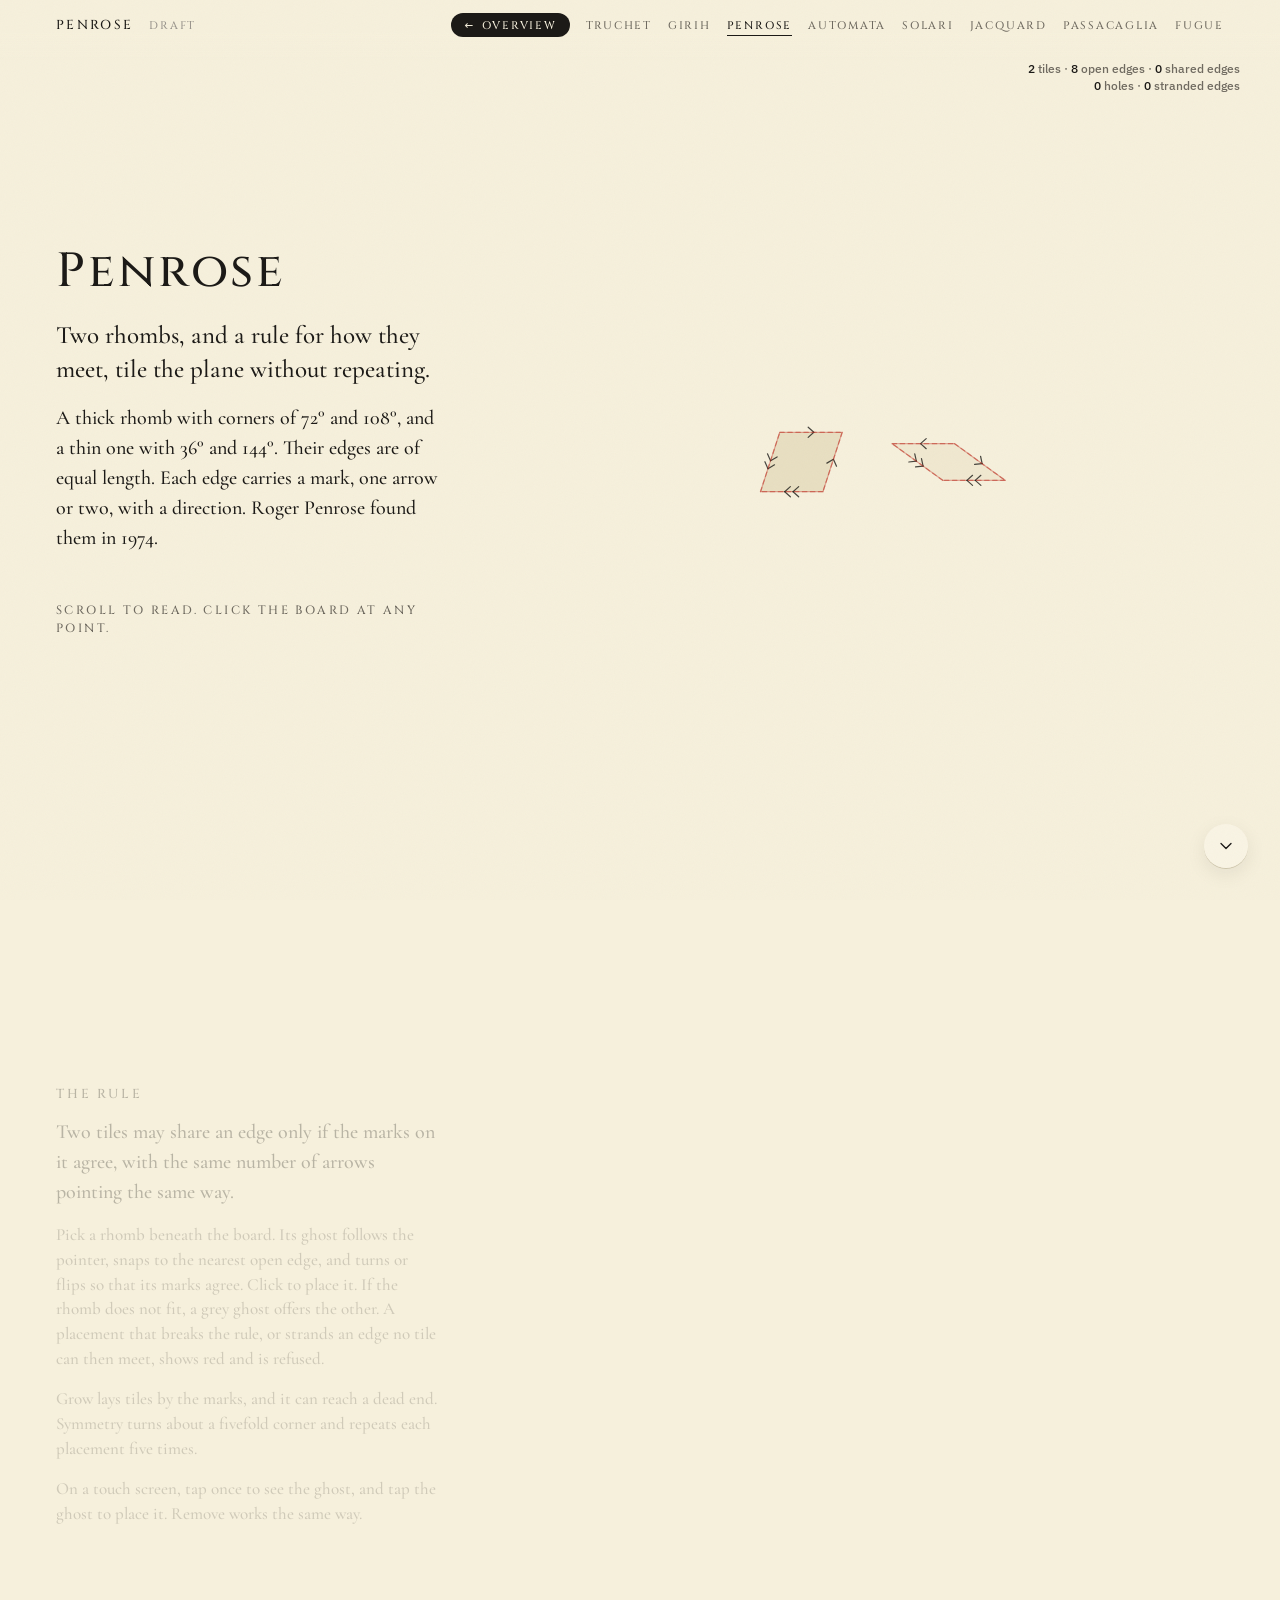
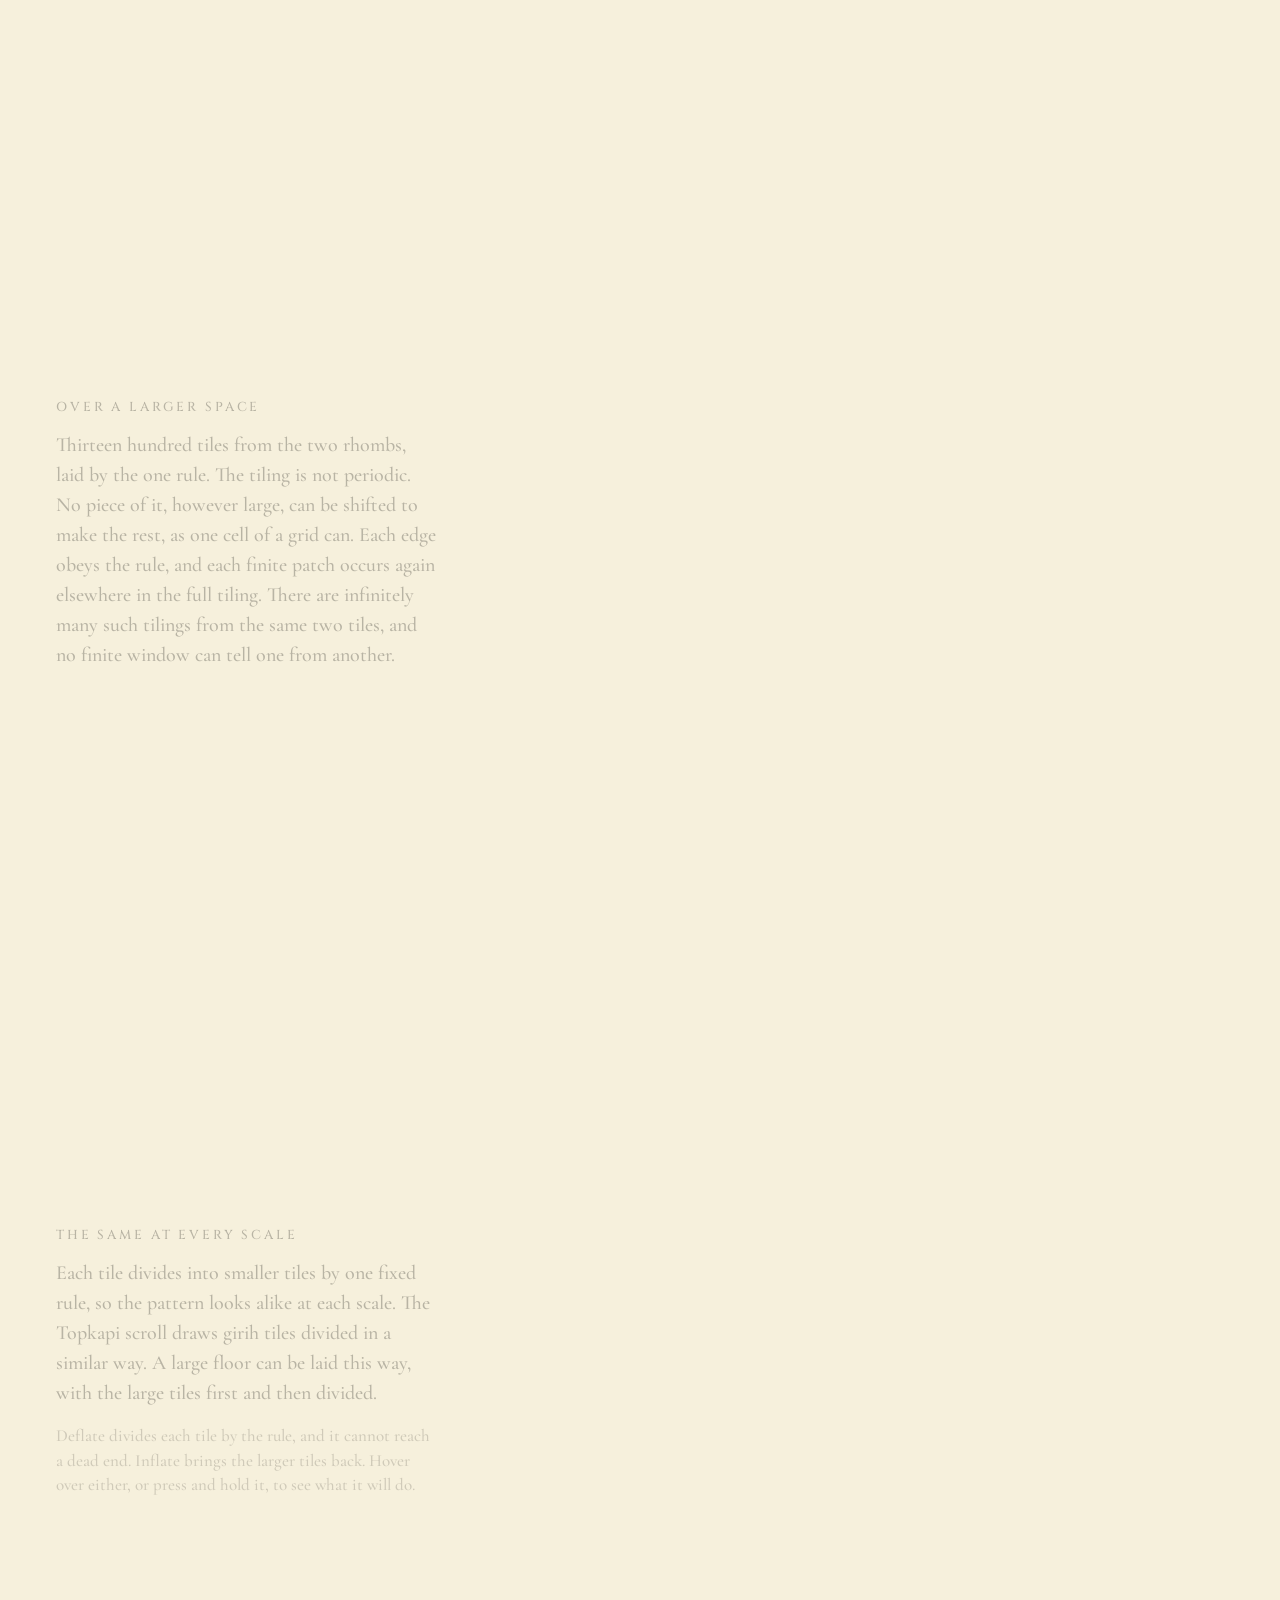
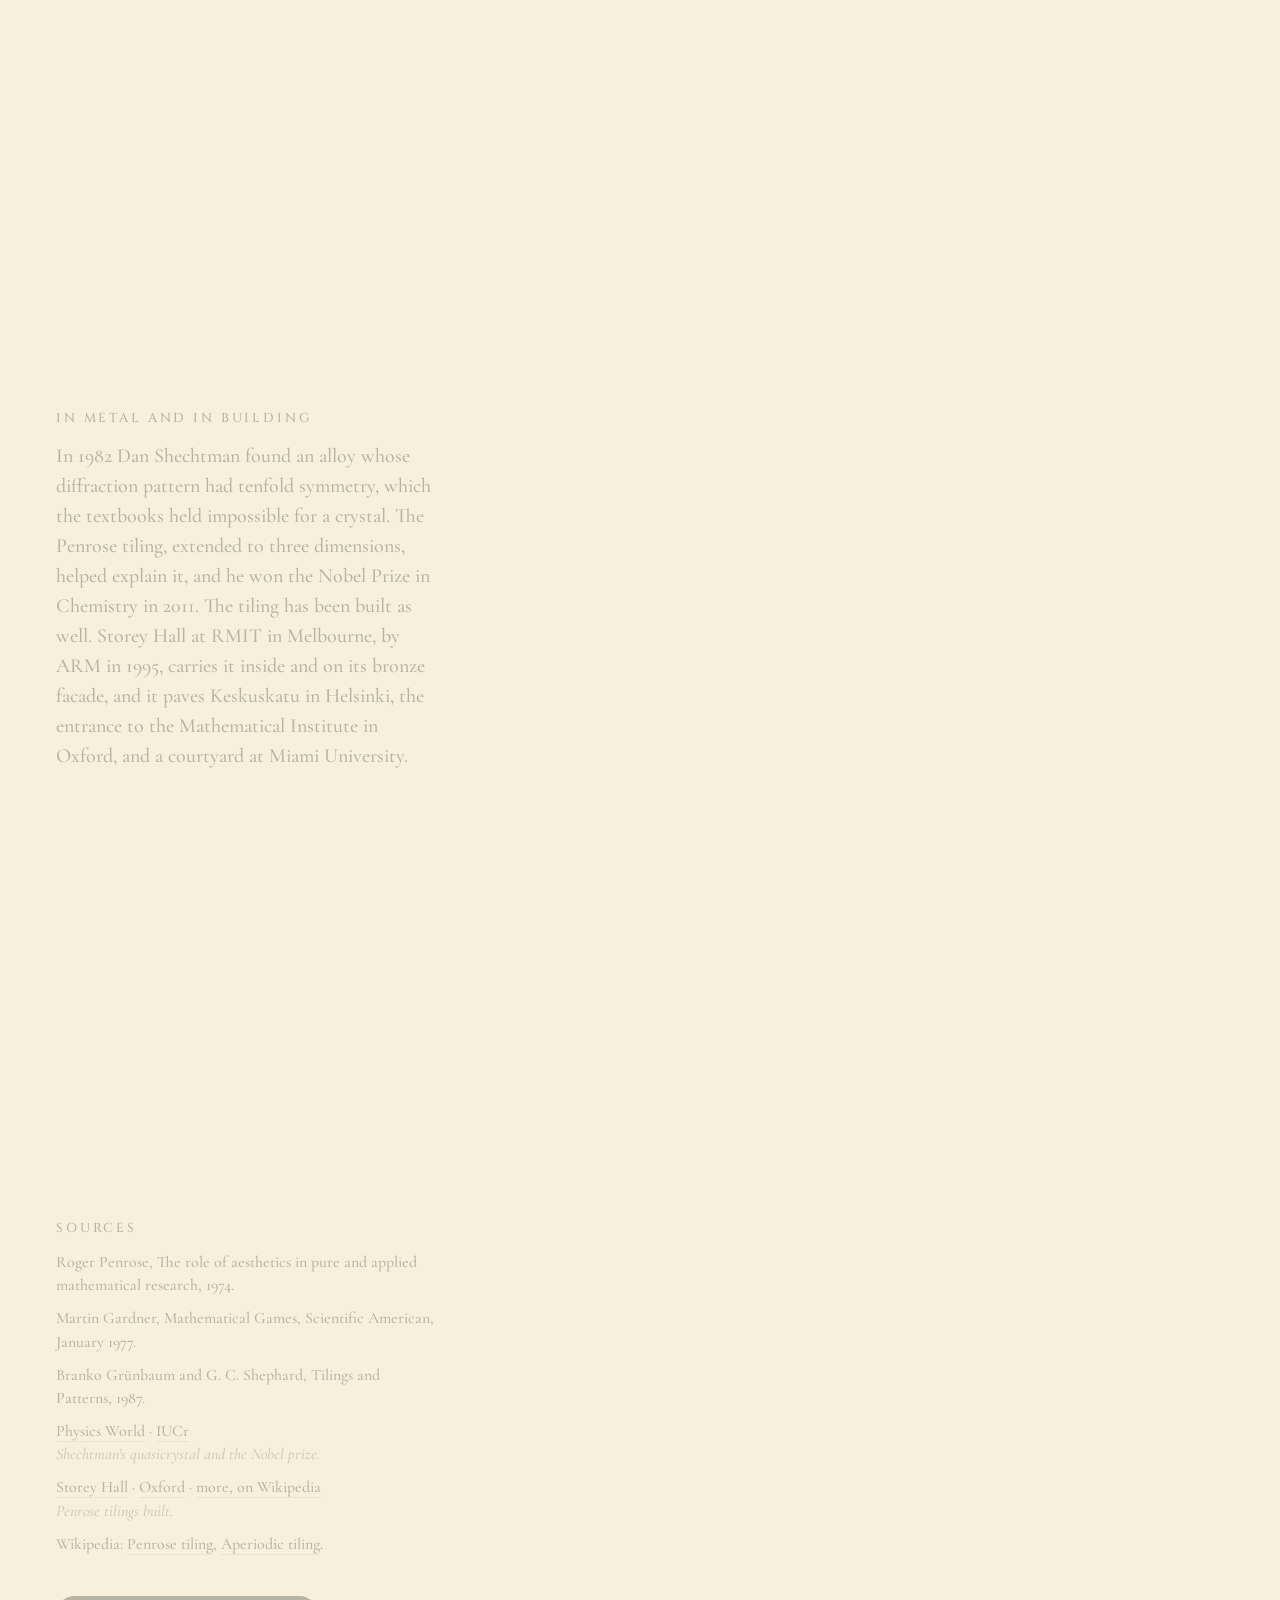
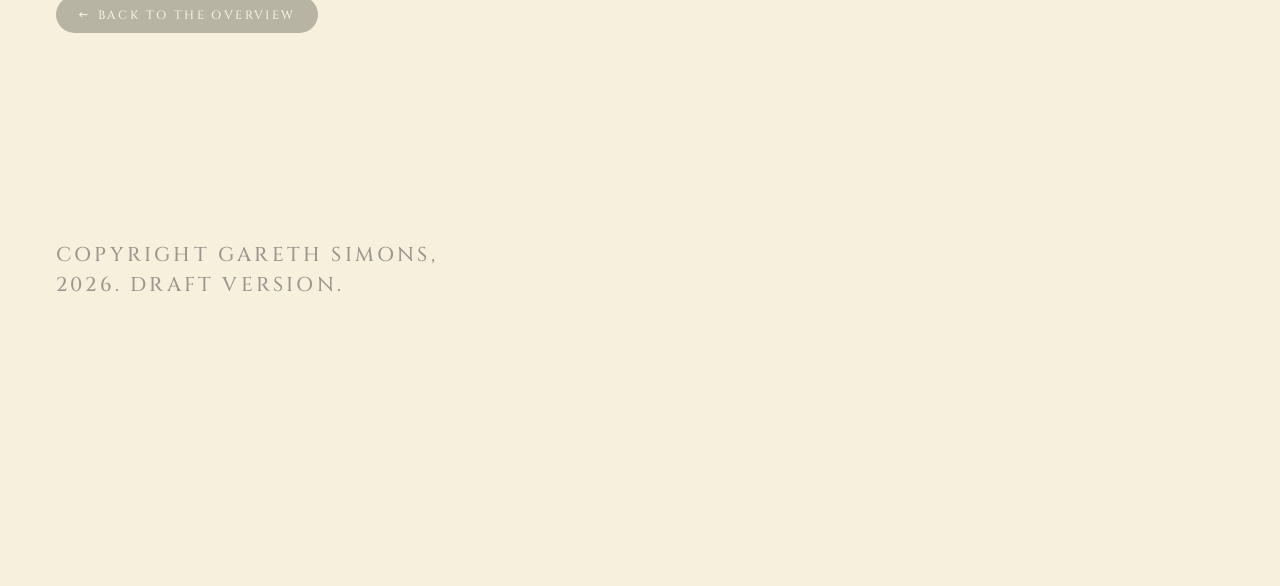
<file: penrose.html>
<!doctype html>
<html lang="en">
<head>
<meta charset="utf-8">
<meta name="robots" content="noindex, nofollow">
<meta name="viewport" content="width=device-width, initial-scale=1">
<title>Penrose</title>
<link rel="stylesheet" href="https://fonts.googleapis.com/css2?family=Cinzel:wght@400;500;600&family=Cormorant+Garamond:ital,wght@0,500;0,600;1,500&family=IBM+Plex+Sans:ital,wght@0,400;0,500;0,600;1,400&display=swap">
<link rel="stylesheet" href="top.css?v=b62063af">
<link rel="stylesheet" href="scroll.css?v=6bdfeb6b">
<link rel="stylesheet" href="tiles-plate.css?v=a720b670">
</head>
<body class="grain" data-system="penrose">
<header class="top">
  <a class="mark" href="#top">Penrose</a>
  <nav class="nav"><a class="home" href="index.html#scene=penrose">Overview</a><a href="truchet.html">Truchet</a><a href="girih.html">Girih</a><a href="penrose.html" class="here">Penrose</a><a href="automata.html">Automata</a><a href="solari.html">Solari</a><a href="jacquard.html">Jacquard</a><a href="passacaglia.html">Passacaglia</a><a href="fugue.html">Fugue</a></nav>
</header>

<main class="scrolly">
  <div class="story">
    <section data-scene="rhombs" id="top">
      <h1>Penrose</h1>
      <p class="lead">Two rhombs, and a rule for how they meet, tile the plane without repeating.</p>
      <p>A thick rhomb with corners of 72° and 108°, and a thin one with 36° and 144°. Their edges are of equal length. Each edge carries a mark, one arrow or two, with a direction. Roger Penrose found them in 1974.</p>
      <p class="cue">Scroll to read. Click the board at any point.</p>
    </section>
    <section data-scene="rule">
      <h2>The rule</h2>
      <p>Two tiles may share an edge only if the marks on it agree, with the same number of arrows pointing the same way.</p>
      <p class="small">Pick a rhomb beneath the board. Its ghost follows the pointer, snaps to the nearest open edge, and turns or flips so that its marks agree. Click to place it. If the rhomb does not fit, a grey ghost offers the other. A placement that breaks the rule, or strands an edge no tile can then meet, shows red and is refused.</p>
      <p class="small">Grow lays tiles by the marks, and it can reach a dead end. Symmetry turns about a fivefold corner and repeats each placement five times.</p>
      <p class="small">On a touch screen, tap once to see the ghost, and tap the ghost to place it. Remove works the same way.</p>
    </section>
    <section data-scene="plane">
      <h2>Over a larger space</h2>
      <p>Thirteen hundred tiles from the two rhombs, laid by the one rule. The tiling is not periodic. No piece of it, however large, can be shifted to make the rest, as one cell of a grid can. Each edge obeys the rule, and each finite patch occurs again elsewhere in the full tiling. There are infinitely many such tilings from the same two tiles, and no finite window can tell one from another.</p>
    </section>
    <section data-scene="deflate">
      <h2>The same at every scale</h2>
      <p>Each tile divides into smaller tiles by one fixed rule, so the pattern looks alike at each scale. The Topkapi scroll draws girih tiles divided in a similar way. A large floor can be laid this way, with the large tiles first and then divided.</p>
      <p class="small">Deflate divides each tile by the rule, and it cannot reach a dead end. Inflate brings the larger tiles back. Hover over either, or press and hold it, to see what it will do.</p>
    </section>
    <section data-scene="metal">
      <h2>In metal and in building</h2>
      <p>In 1982 Dan Shechtman found an alloy whose diffraction pattern had tenfold symmetry, which the textbooks held impossible for a crystal. The Penrose tiling, extended to three dimensions, helped explain it, and he won the Nobel Prize in Chemistry in 2011. The tiling has been built as well. Storey Hall at RMIT in Melbourne, by ARM in 1995, carries it inside and on its bronze facade, and it paves Keskuskatu in Helsinki, the entrance to the Mathematical Institute in Oxford, and a courtyard at Miami University.</p>
    </section>
    <section data-scene="free">
      <h2>Sources</h2>
      <ol class="refs">
        <li>Roger Penrose, The role of aesthetics in pure and applied mathematical research, 1974.</li>
        <li>Martin Gardner, Mathematical Games, Scientific American, January 1977.</li>
        <li>Branko Grünbaum and G. C. Shephard, Tilings and Patterns, 1987.</li>
        <li><a href="https://physicsworld.com/a/quasicrystal-discovery-bags-2011-chemistry-nobel/">Physics World</a> · <a href="https://www.iucr.org/news/newsletter/volume-28/number-4/penrosemackayshechtman-and-bringing-down-the-dogma-about-fivefold-symmetry">IUCr</a><span>Shechtman's quasicrystal and the Nobel prize.</span></li>
        <li><a href="https://armarchitecture.com.au/projects/rmit-storey-hall-and-green-brain/">Storey Hall</a> · <a href="https://www.atlasobscura.com/places/penrose-paving-at-the-mathematical-institute">Oxford</a> · <a href="https://en.wikipedia.org/wiki/Penrose_tiling#Art_and_architecture">more, on Wikipedia</a><span>Penrose tilings built.</span></li>
        <li>Wikipedia: <a href="https://en.wikipedia.org/wiki/Penrose_tiling">Penrose tiling</a>, <a href="https://en.wikipedia.org/wiki/Aperiodic_tiling">Aperiodic tiling</a>.</li>
      </ol>
      <p class="back"><a href="index.html#scene=penrose">Back to the overview</a></p>
    </section>
    <p class="rights">Copyright Gareth Simons, 2026. Draft version.</p>
  </div>

  <div class="hold">
    <div class="board"><svg id="sv" xmlns="http://www.w3.org/2000/svg" viewBox="-400 -300 800 600" aria-label="the assembly of tiles and their lines"></svg></div>
    <div class="readout" id="readout"></div>
    <div class="tools" id="tools">
      <div class="grp" id="kit"></div>
      <div class="grp" id="g-grow"><button id="grow" title="lays twelve tiles by the rule">Grow 12</button><button class="ring" id="sym" title="repeats each move about the centre">Symmetry</button></div>
      <div class="grp" id="g-defl"><button id="deflate">Deflate</button><button id="inflate">Inflate</button></div>
      <div class="grp" id="g-view"><button class="ring on" id="b-outlines" title="show or hide the tiles">Tiles</button><button class="ring on" id="b-straps" title="show or hide the marks">Marks</button></div>
      <div class="grp" id="g-acts"><button id="z-fit" title="show the whole assembly">Fit</button><button id="clear" title="takes every tile off the board">Clear</button></div>
    </div>
  </div>
</main>
<script src="scroll.js?v=a047a0cb"></script>
<script src="tiles.js?v=6f975947"></script>
<script src="noselect.js?v=e60814a2"></script>
</body>
</html>
</file>
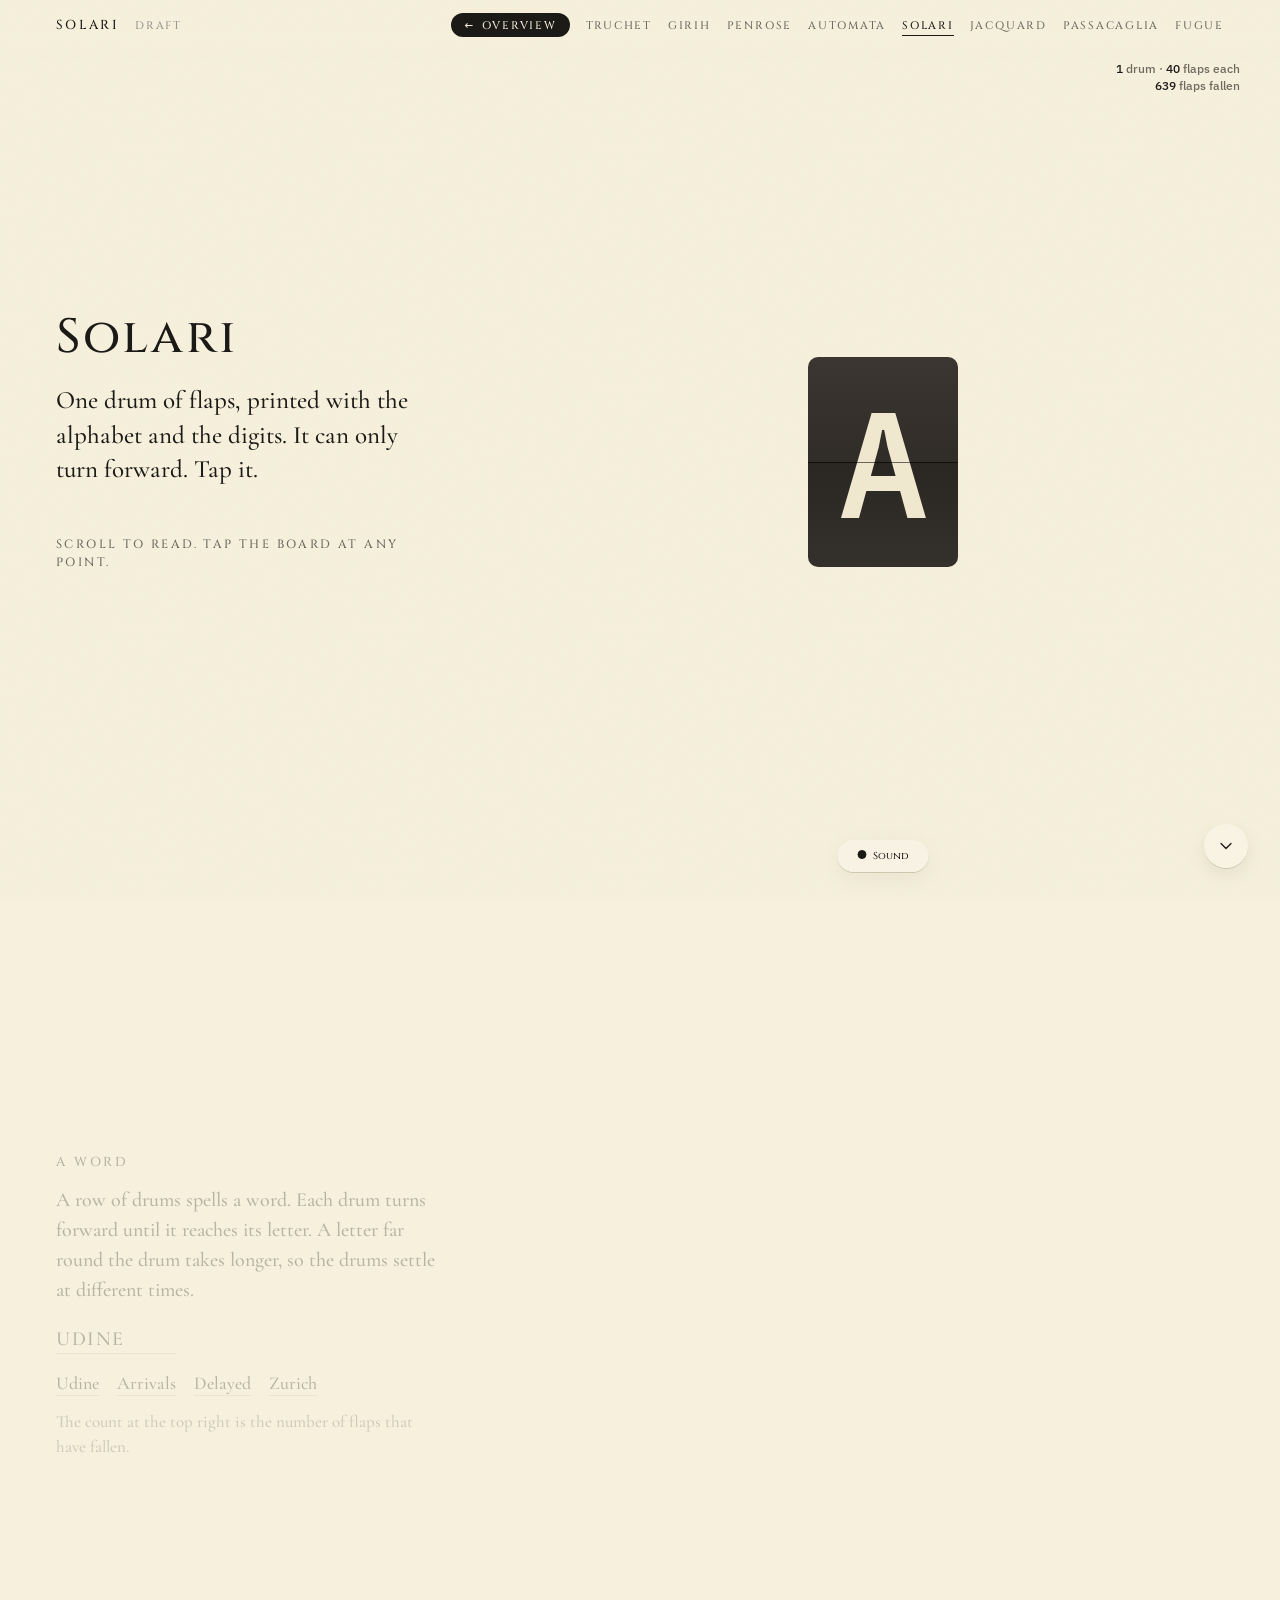
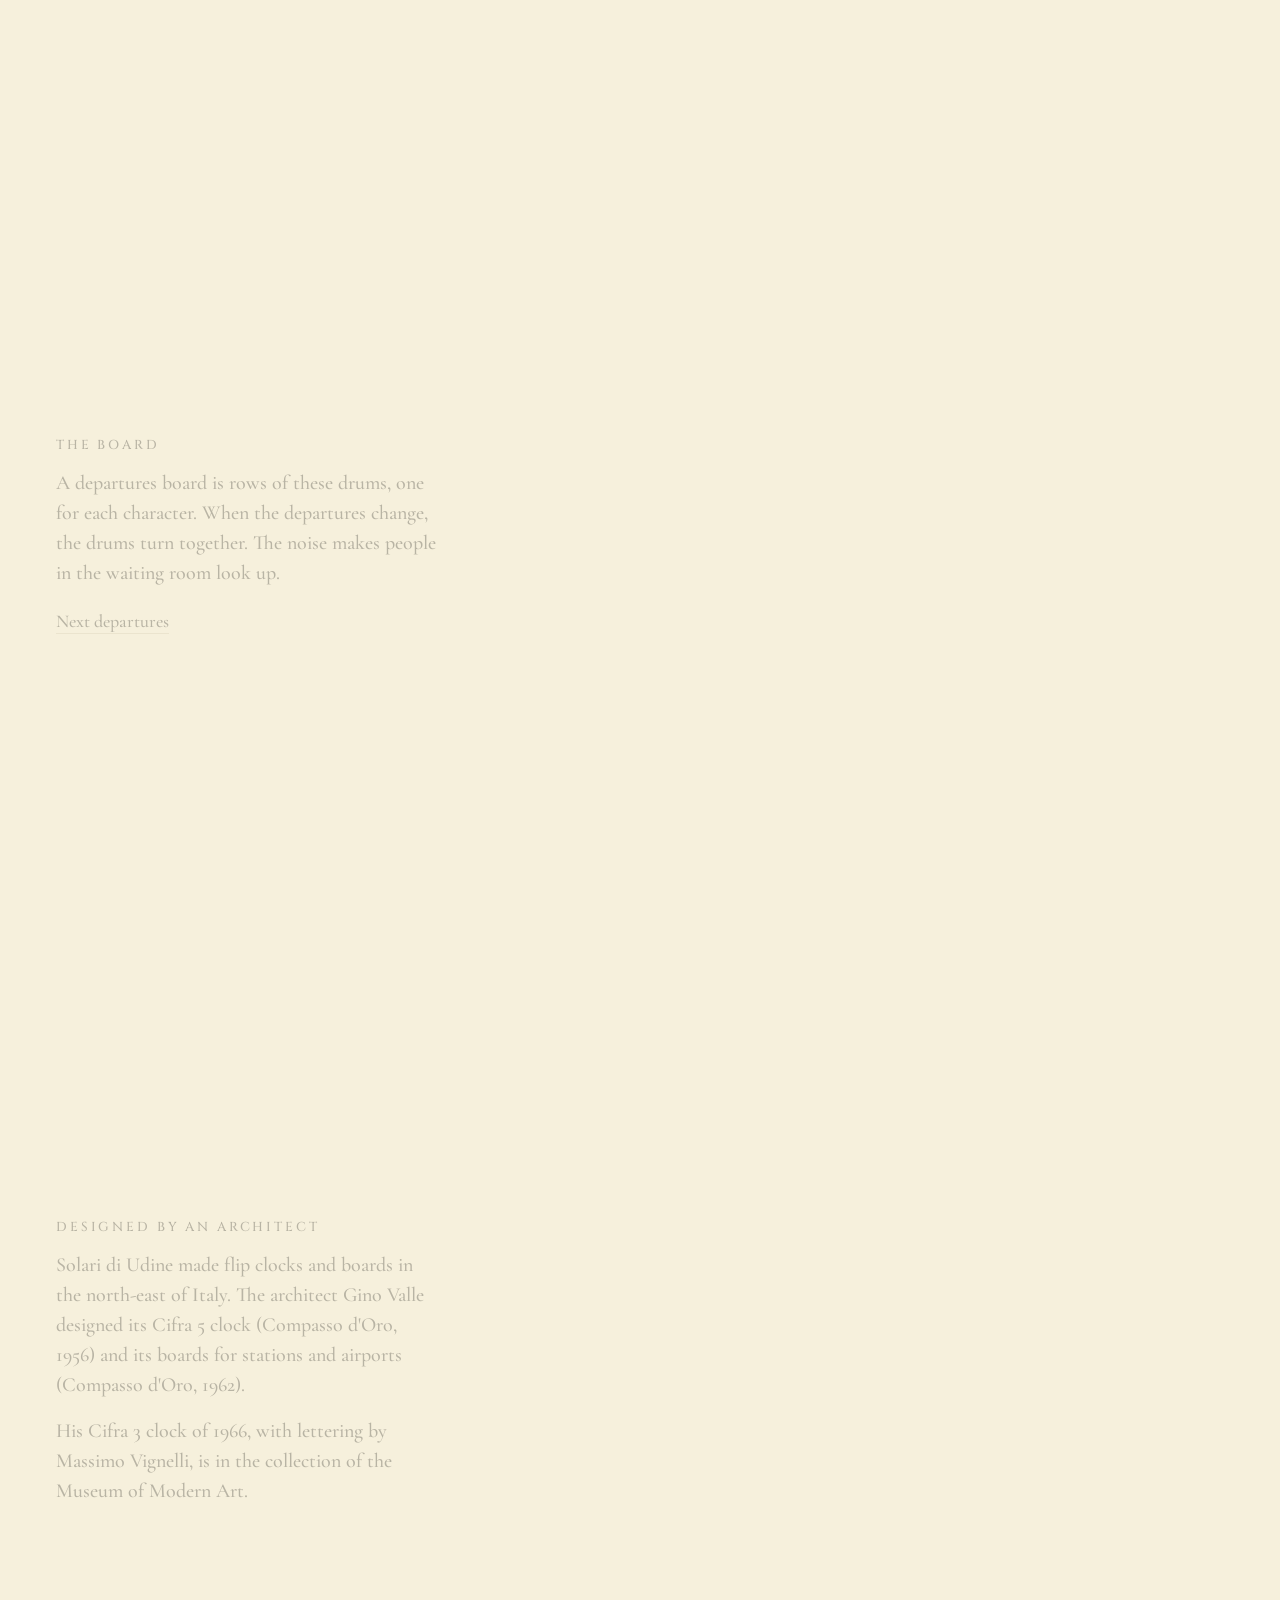
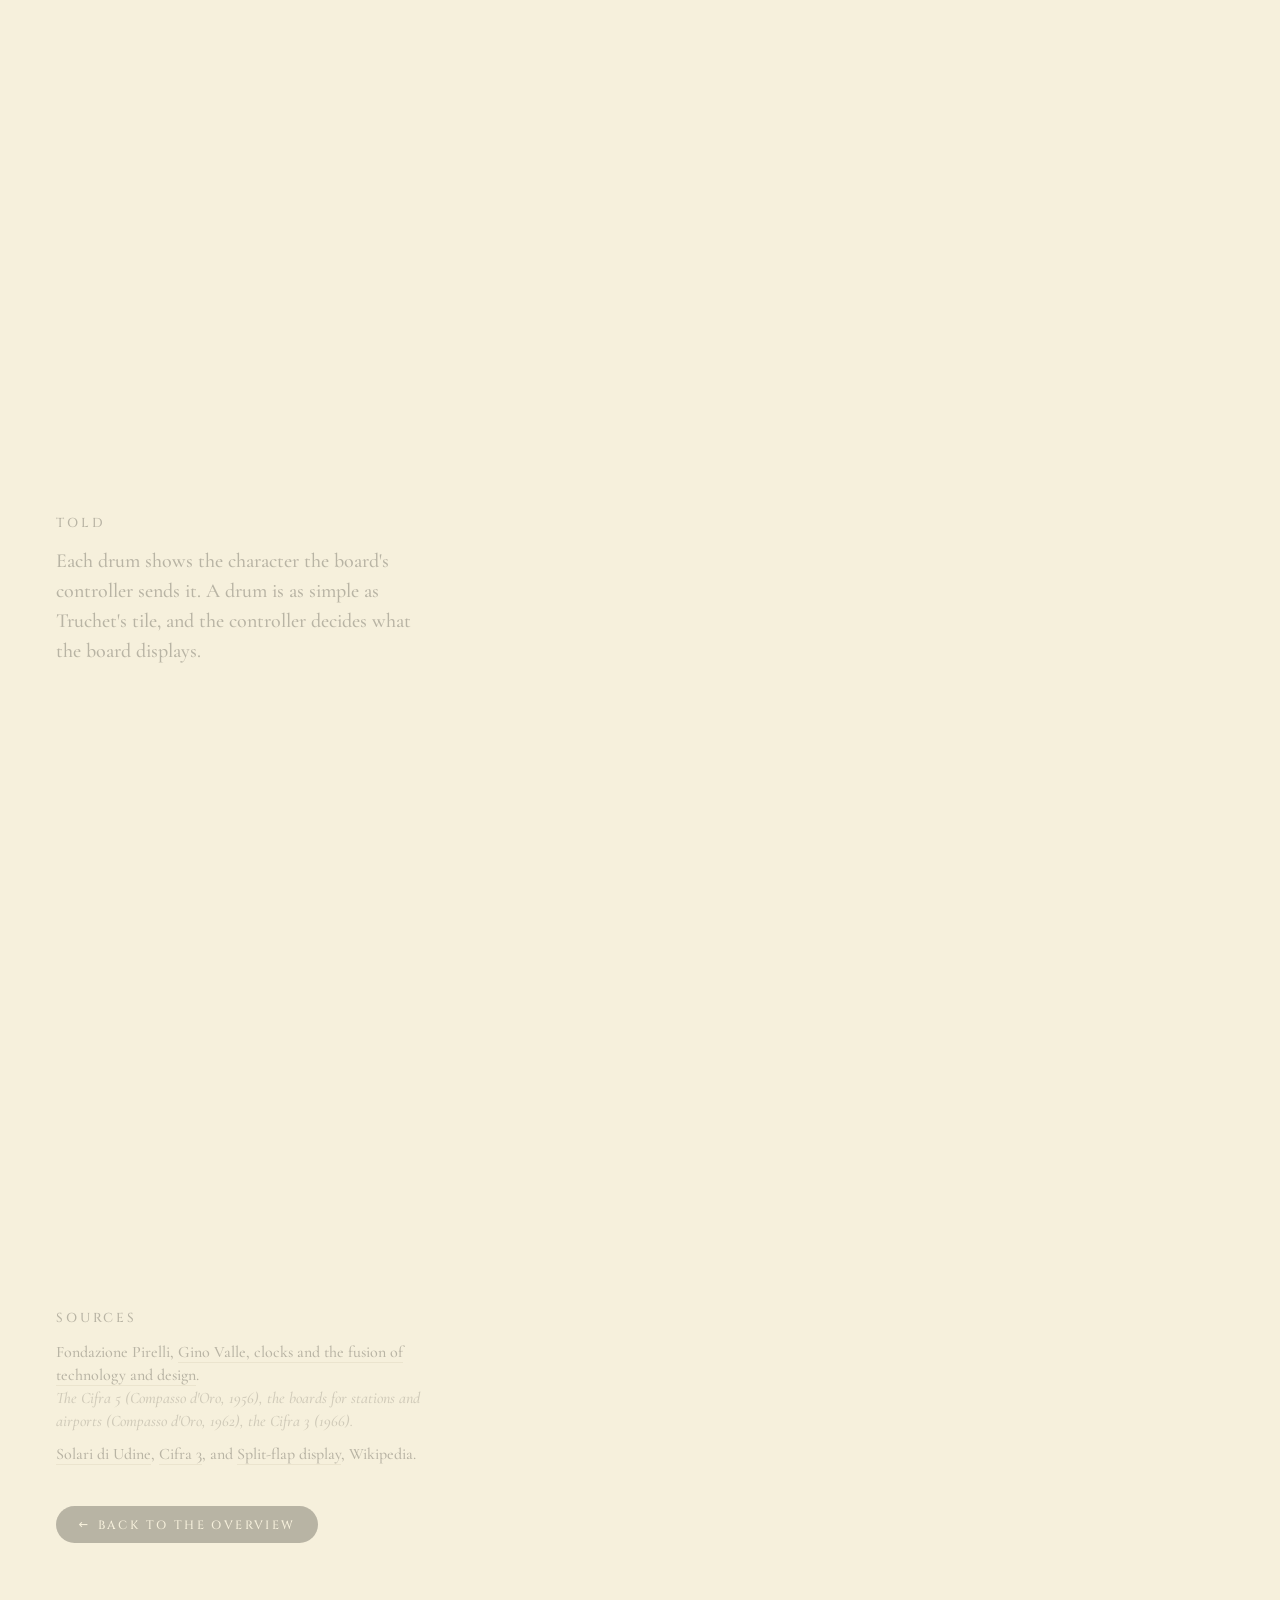
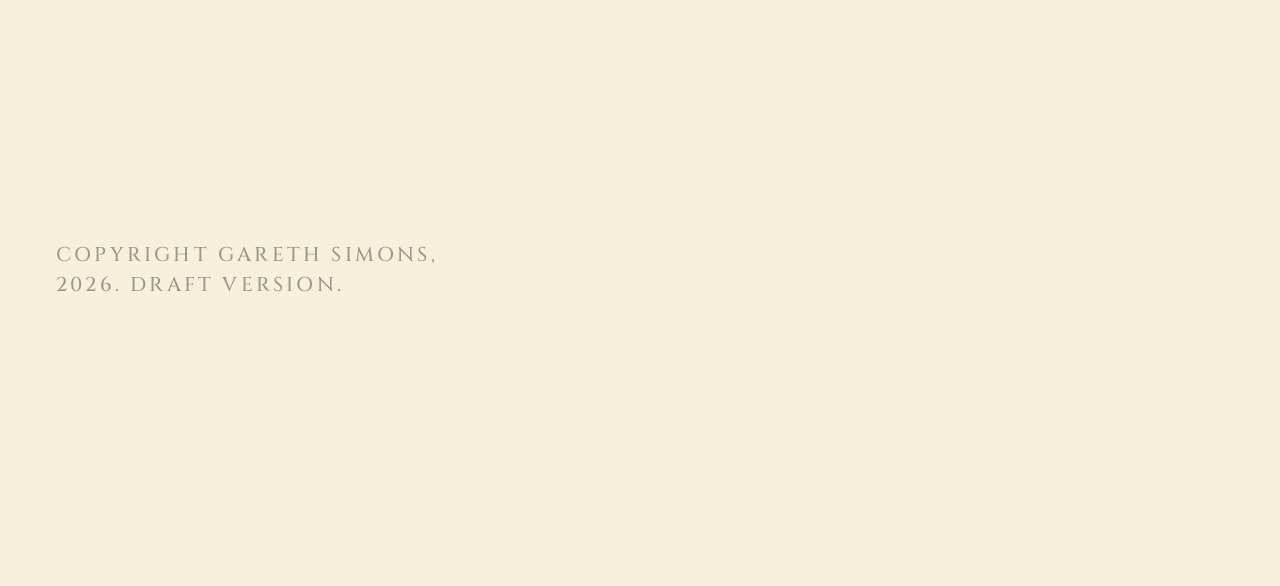
<file: solari.html>
<!doctype html>
<html lang="en">
<head>
<meta charset="utf-8">
<meta name="robots" content="noindex, nofollow">
<meta name="viewport" content="width=device-width, initial-scale=1">
<title>Solari</title>
<link rel="stylesheet" href="https://fonts.googleapis.com/css2?family=Cinzel:wght@400;500;600&family=Cormorant+Garamond:ital,wght@0,500;0,600;1,500&family=IBM+Plex+Sans:ital,wght@0,400;0,500;0,600;1,400&family=IBM+Plex+Sans+Condensed:wght@500;600&display=swap">
<link rel="stylesheet" href="top.css?v=b62063af">
<link rel="stylesheet" href="scroll.css?v=6bdfeb6b">
<style>
  /* a drum of flaps: two static halves and two leaves that fold, as on a split-flap board */
  .boardbox { display: flex; flex-direction: column; align-items: center; gap: var(--gap-y, 6px); padding: 22px 26px; border-radius: 10px; background: #0d0c0b; box-shadow: 0 10px 40px rgba(28, 26, 23, .22); }
  .boardbox.bare { background: none; box-shadow: none; padding: 0; }
  .brow { display: flex; gap: var(--gap-x, 3px); }
  .flap { position: relative; width: var(--w); height: var(--h); perspective: calc(var(--h) * 4); cursor: default; font-family: "IBM Plex Sans Condensed", "IBM Plex Sans", "Helvetica Neue", Arial, sans-serif; font-weight: 600; }
  .flap.tap { cursor: pointer; }
  .flap .half, .flap .leaf { position: absolute; left: 0; right: 0; height: 50%; overflow: hidden; background: #2b2825; color: #f1e8d0; }
  /* the halves are ft and fb: "top" is the page header's class in scroll.css */
  .flap .ft { top: 0; transform-origin: 50% 100%; border-radius: var(--r) var(--r) 0 0; background: linear-gradient(#3b3631, #302c28); }
  .flap .fb { bottom: 0; transform-origin: 50% 0; border-radius: 0 0 var(--r) var(--r); background: linear-gradient(#2a2622, #34302b); }
  .flap span { position: absolute; left: 0; right: 0; height: 200%; display: flex; align-items: center; justify-content: center; font-size: var(--fs); line-height: 1; }
  .flap .ft span { top: 0; }
  .flap .fb span { bottom: 0; }
  .flap .leaf { visibility: hidden; backface-visibility: hidden; }
  .flap::after { content: ""; position: absolute; left: 0; right: 0; top: calc(50% - .5px); height: 1px; background: rgba(0, 0, 0, .55); z-index: 3; }
  .story .word { display: flex; gap: 10px; align-items: baseline; margin: 6px 0 12px; }
  .story .word input { font: inherit; font-size: 20px; letter-spacing: .08em; text-transform: uppercase; width: 12ch; border: 0; border-bottom: 1px solid var(--line); background: none; color: var(--ink); padding: 0 0 2px; }
  .story .word input:focus { outline: none; border-bottom-color: var(--ink); }
</style>
</head>
<body class="grain">
<header class="top">
  <a class="mark" href="#top">Solari</a>
  <nav class="nav"><a class="home" href="index.html#scene=solari">Overview</a><a href="truchet.html">Truchet</a><a href="girih.html">Girih</a><a href="penrose.html">Penrose</a><a href="automata.html">Automata</a><a href="solari.html" class="here">Solari</a><a href="jacquard.html">Jacquard</a><a href="passacaglia.html">Passacaglia</a><a href="fugue.html">Fugue</a></nav>
</header>

<main class="scrolly">
  <div class="story">
    <section data-scene="one" id="top">
      <h1>Solari</h1>
      <p class="lead">One drum of flaps, printed with the alphabet and the digits. It can only turn forward. Tap it.</p>
      <p class="cue">Scroll to read. Tap the board at any point.</p>
    </section>
    <section data-scene="word">
      <h2>A word</h2>
      <p>A row of drums spells a word. Each drum turns forward until it reaches its letter. A letter far round the drum takes longer, so the drums settle at different times.</p>
      <div class="word"><input id="wordin" maxlength="10" value="UDINE" aria-label="a word of up to ten letters"></div>
      <div class="picks" id="words"><button>Udine</button><button>Arrivals</button><button>Delayed</button><button>Zurich</button></div>
      <p class="small">The count at the top right is the number of flaps that have fallen.</p>
    </section>
    <section data-scene="board">
      <h2>The board</h2>
      <p>A departures board is rows of these drums, one for each character. When the departures change, the drums turn together. The noise makes people in the waiting room look up.</p>
      <div class="picks"><button id="nextdep">Next departures</button></div>
    </section>
    <section data-scene="valle">
      <h2>Designed by an architect</h2>
      <p>Solari di Udine made flip clocks and boards in the north-east of Italy. The architect Gino Valle designed its Cifra 5 clock (Compasso d'Oro, 1956) and its boards for stations and airports (Compasso d'Oro, 1962).</p>
      <p>His Cifra 3 clock of 1966, with lettering by Massimo Vignelli, is in the collection of the Museum of Modern Art.</p>
    </section>
    <section data-scene="told">
      <h2>Told</h2>
      <p>Each drum shows the character the board's controller sends it. A drum is as simple as Truchet's tile, and the controller decides what the board displays.</p>
    </section>
    <section data-scene="free">
      <h2>Sources</h2>
      <ol class="refs">
        <li>Fondazione Pirelli, <a href="https://www.fondazionepirelli.org/en/activities/exhibitions/gino-valle-clocks-and-the-fusion-of-technology-and-design/">Gino Valle, clocks and the fusion of technology and design</a>.<span>The Cifra 5 (Compasso d'Oro, 1956), the boards for stations and airports (Compasso d'Oro, 1962), the Cifra 3 (1966).</span></li>
        <li><a href="https://en.wikipedia.org/wiki/Solari_di_Udine">Solari di Udine</a>, <a href="https://en.wikipedia.org/wiki/Cifra_3">Cifra 3</a>, and <a href="https://en.wikipedia.org/wiki/Split-flap_display">Split-flap display</a>, Wikipedia.</li>
      </ol>
      <p class="back"><a href="index.html#scene=solari">Back to the overview</a></p>
    </section>
    <p class="rights">Copyright Gareth Simons, 2026. Draft version.</p>
  </div>

  <div class="hold">
    <div class="board" id="board"></div>
    <div class="readout" id="readout"></div>
    <div class="tools" id="tools">
      <div class="grp" id="g-sound"><button class="ring on" id="sound" aria-pressed="true">Sound</button></div>
    </div>
  </div>
</main>
<script src="scroll.js?v=a047a0cb"></script>
<script>
"use strict";
const $ = id => document.getElementById(id);
const FACES = " ABCDEFGHIJKLMNOPQRSTUVWXYZ0123456789:.-";      // forty flaps, in the order they fall
let flipsFallen = 0, needRead = false;

// -- sound: a short burst of filtered noise for each flap that falls, many falls in one frame as one louder click --------
let actx = null, noise = null, soundOn = true, pending = 0;
function ensureAudio() {
  if (!actx) {
    try { actx = new (window.AudioContext || window.webkitAudioContext)(); } catch (e) { actx = null; return; }
    const n = Math.floor(actx.sampleRate * .03); noise = actx.createBuffer(1, n, actx.sampleRate);
    const d = noise.getChannelData(0); for (let i = 0; i < n; i++) d[i] = (Math.random() * 2 - 1) * Math.pow(1 - i / n, 3);
  }
  if (actx.state === "suspended") actx.resume();
}
function clickSound() { pending++; }
(function tick() {
  if (pending && soundOn && actx && actx.state === "running") {
    const src = actx.createBufferSource(), hp = actx.createBiquadFilter(), g = actx.createGain();
    src.buffer = noise; src.playbackRate.value = .8 + Math.random() * .5;
    hp.type = "highpass"; hp.frequency.value = 1400 + Math.random() * 900;
    g.gain.value = Math.min(.9, .16 * Math.sqrt(pending));
    src.connect(hp); hp.connect(g); g.connect(actx.destination); src.start();
  }
  pending = 0;
  if (needRead) { needRead = false; readout(); }
  requestAnimationFrame(tick);
})();
$("sound").addEventListener("click", () => { soundOn = !soundOn; $("sound").classList.toggle("on", soundOn); $("sound").setAttribute("aria-pressed", soundOn); ensureAudio(); });
document.addEventListener("pointerdown", ensureAudio, { once: false });
document.addEventListener("pointerup", ensureAudio);          // a touch screen lets sound start when the finger lifts, not when it lands

// -- a drum: turns forward one flap at a time until it shows its target ----------------------------------------------
class Drum {
  constructor(parent, faces) {
    this.faces = faces; this.i = 0; this.target = 0; this.busy = false;
    const f = this.el = document.createElement("div"); f.className = "flap";
    const part = cls => { const d = document.createElement("div"); d.className = cls; const s = document.createElement("span"); d.appendChild(s); f.appendChild(d); return d; };
    this.sTop = part("half ft"); this.sBot = part("half fb"); this.lTop = part("leaf ft"); this.lBot = part("leaf fb");
    parent.appendChild(f); this.paint(this.sTop, 0); this.paint(this.sBot, 0);
  }
  paint(half, k) { half.firstChild.textContent = this.faces[k]; }
  to(k) { this.target = ((k % this.faces.length) + this.faces.length) % this.faces.length; if (!this.busy) this.step(); }
  // one flap falls: the top leaf folds down over the next face, then the next face's lower leaf unfolds. The two halves are
  // timed by the clock, so the drum keeps going wherever the animation is slowed or skipped
  step() {
    if (this.i === this.target) { this.busy = false; return; }
    this.busy = true;
    const cur = this.i, nxt = (this.i + 1) % this.faces.length, D = 42;
    this.paint(this.sTop, nxt); this.paint(this.lTop, cur); this.paint(this.lBot, nxt); this.paint(this.sBot, cur);
    this.lTop.style.visibility = "visible";
    this.lTop.animate([{ transform: "rotateX(0deg)" }, { transform: "rotateX(-90deg)" }], { duration: D, easing: "ease-in" });
    setTimeout(() => {
      this.lTop.style.visibility = "hidden"; this.lBot.style.visibility = "visible";
      this.lBot.animate([{ transform: "rotateX(90deg)" }, { transform: "rotateX(0deg)" }], { duration: D, easing: "ease-out" });
      setTimeout(() => {
        this.paint(this.sBot, nxt); this.lBot.style.visibility = "hidden";
        this.i = nxt; flipsFallen++; clickSound(); needRead = true;
        this.step();
      }, D);
    }, D);
  }
  set(ch) { this.to(Math.max(0, this.faces.indexOf(ch))); }
}

// -- the boards: one drum, a word, and a departures board ---------------------------------------------------------------
const LAYOUTS = {
  one:   { rows: 1, cols: 1,  w: 150, h: 210, fs: 150, r: 10, gx: 0, gy: 0, bare: true },
  word:  { rows: 1, cols: 10, w: 52,  h: 76,  fs: 50,  r: 5,  gx: 5, gy: 0 },
  board: { rows: 5, cols: 18, w: 32,  h: 46,  fs: 30,  r: 3,  gx: 4, gy: 9 },
};
let layout = null, drums = [];
function build(name) {
  const L = LAYOUTS[name], box = $("board");
  layout = name; box.innerHTML = ""; drums = [];
  const wrap = document.createElement("div"); wrap.className = "boardbox" + (L.bare ? " bare" : "");
  wrap.style.setProperty("--w", L.w + "px"); wrap.style.setProperty("--h", L.h + "px"); wrap.style.setProperty("--fs", L.fs + "px");
  wrap.style.setProperty("--r", L.r + "px"); wrap.style.setProperty("--gap-x", L.gx + "px"); wrap.style.setProperty("--gap-y", L.gy + "px");
  for (let r = 0; r < L.rows; r++) {
    const row = document.createElement("div"); row.className = "brow"; wrap.appendChild(row);
    for (let c = 0; c < L.cols; c++) drums.push(new Drum(row, FACES));
  }
  box.appendChild(wrap);
  if (name === "one") { const d = drums[0]; d.el.classList.add("tap"); d.el.addEventListener("click", () => { ensureAudio(); d.to(d.target + 1); }); }
}
function show(lines) {
  const L = LAYOUTS[layout];
  for (let r = 0; r < L.rows; r++) {
    const text = (lines[r] || "").toUpperCase().padEnd(L.cols).slice(0, L.cols);
    for (let c = 0; c < L.cols; c++) drums[r * L.cols + c].set(FACES.includes(text[c]) ? text[c] : " ");
  }
}
function centre(word, n) { const w = word.toUpperCase().slice(0, n), pad = Math.floor((n - w.length) / 2); return " ".repeat(pad) + w; }

// the departures: invented, a few sets to turn between
const DEPARTURES = [
  ["08:05 LISBON    12", "08:20 TRIESTE   04", "08:35 VENEZIA   07", "08:50 MILANO    02", "09:05 VIENNA    11"],
  ["09:15 LJUBLJANA 03", "09:30 ROMA      09", "09:45 BOLOGNA   06", "10:00 PARIS     14", "10:15 MUNICH    01"],
  ["10:30 ZURICH    05", "10:45 GRAZ      08", "11:00 FIRENZE   10", "11:15 NAPOLI    13", "11:30 UDINE     02"],
];
let dep = 0;
const VALLE = ["SOLARI DI UDINE", "GINO VALLE", "CIFRA 5     1956", "BOARDS      1962", "CIFRA 3     1966"];

// -- scenes ---------------------------------------------------------------------------------------------------
const SCENES = {
  one:   () => { if (layout !== "one") build("one"); drums[0].to(1); },
  word:  () => { if (layout !== "word") build("word"); show([centre($("wordin").value || "UDINE", 10)]); },
  board: () => { if (layout !== "board") build("board"); show(DEPARTURES[dep]); },
  valle: () => { if (layout !== "board") build("board"); show(VALLE); },
  told:  () => { if (layout !== "board") build("board"); dep = (dep + 1) % DEPARTURES.length; show(DEPARTURES[dep]); },
  free:  () => {},
};
// the controls each passage needs; the sound goes with every passage where the flaps turn
const TOOLS = { one: ["g-sound"], word: ["g-sound"], board: ["g-sound"], valle: ["g-sound"], told: ["g-sound"], free: [] };
let scene = null;
function enter(name) {
  if (name === scene) return;
  scene = name;
  SCENES[name]();
  const want = new Set(TOOLS[name] || []);
  $("g-sound").hidden = !want.has("g-sound");
  $("tools").hidden = want.size === 0;
  readout();
  for (const sec of document.querySelectorAll(".story section")) sec.classList.toggle("on", sec.dataset.scene === name);
}
function readout() {
  const L = layout ? LAYOUTS[layout] : null; if (!L) return;
  const n = L.rows * L.cols;
  const fallen = `<b>${flipsFallen}</b> flap${flipsFallen === 1 ? "" : "s"} fallen`;
  $("readout").innerHTML = `<b>${n}</b> drum${n === 1 ? "" : "s"} · <b>${FACES.length}</b> flaps each<br>${fallen}`;
}

// the controls in the story and under the board
$("wordin").addEventListener("input", () => { ensureAudio(); if (layout === "word") show([centre($("wordin").value, 10)]); });
for (const b of $("words").children) b.addEventListener("click", () => { ensureAudio(); $("wordin").value = b.textContent.toUpperCase(); if (layout === "word") show([centre(b.textContent, 10)]); });
$("nextdep").addEventListener("click", () => { ensureAudio(); dep = (dep + 1) % DEPARTURES.length; if (layout === "board") show(DEPARTURES[dep]); });

const io = new IntersectionObserver(entries => { for (const e of entries) if (e.isIntersecting) enter(e.target.dataset.scene); }, { rootMargin: "-45% 0px -45% 0px" });
for (const sec of document.querySelectorAll(".story section")) io.observe(sec);

// a hash may open the page at a passage, #scene=board; with still, without scrolling to it (for checking the board)
const want = (location.hash.match(/scene=(\w+)/) || [])[1];
const start = SCENES[want] ? want : "one";
if (/still/.test(location.hash)) io.disconnect();
else if (start !== "one") { const sec = document.querySelector(`.story section[data-scene="${start}"]`); if (sec) sec.scrollIntoView({ behavior: "instant", block: "center" }); }
enter(start);
</script>
<script src="noselect.js?v=e60814a2"></script>
</body>
</html>
</file>
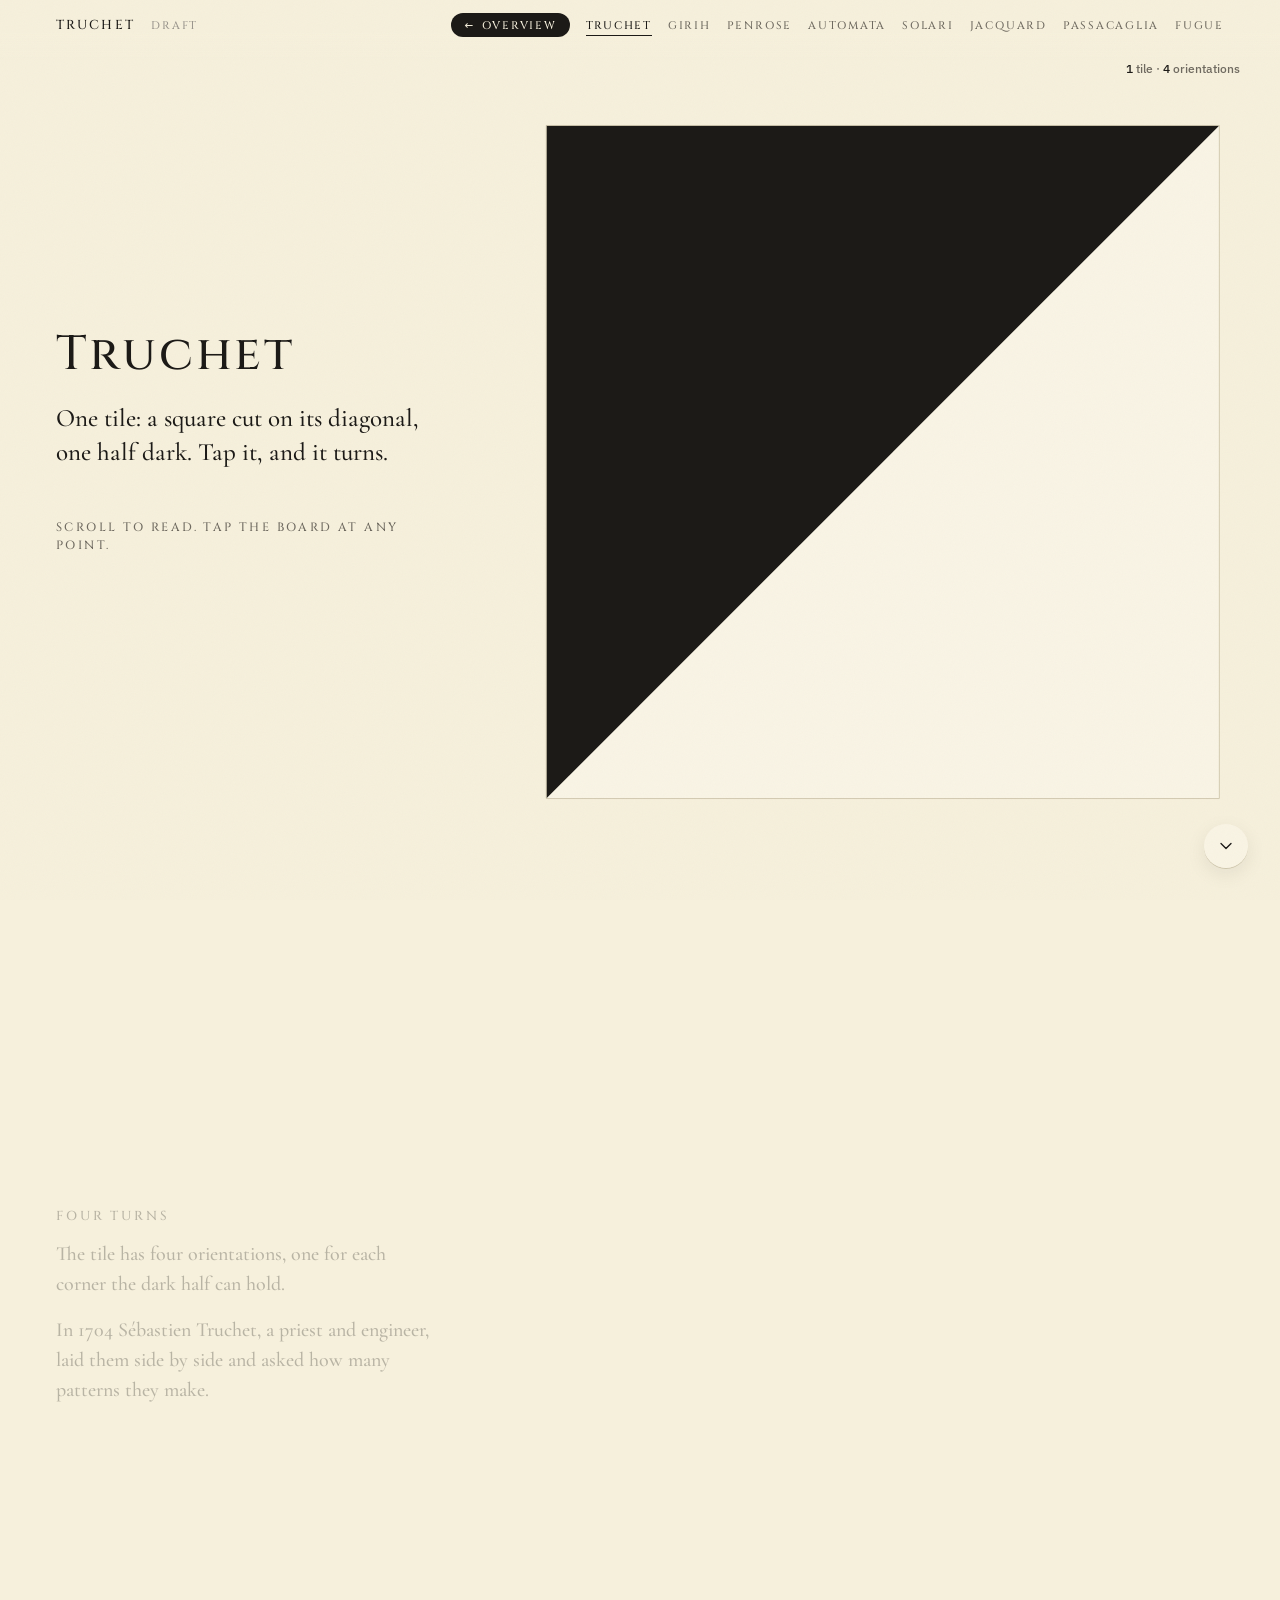
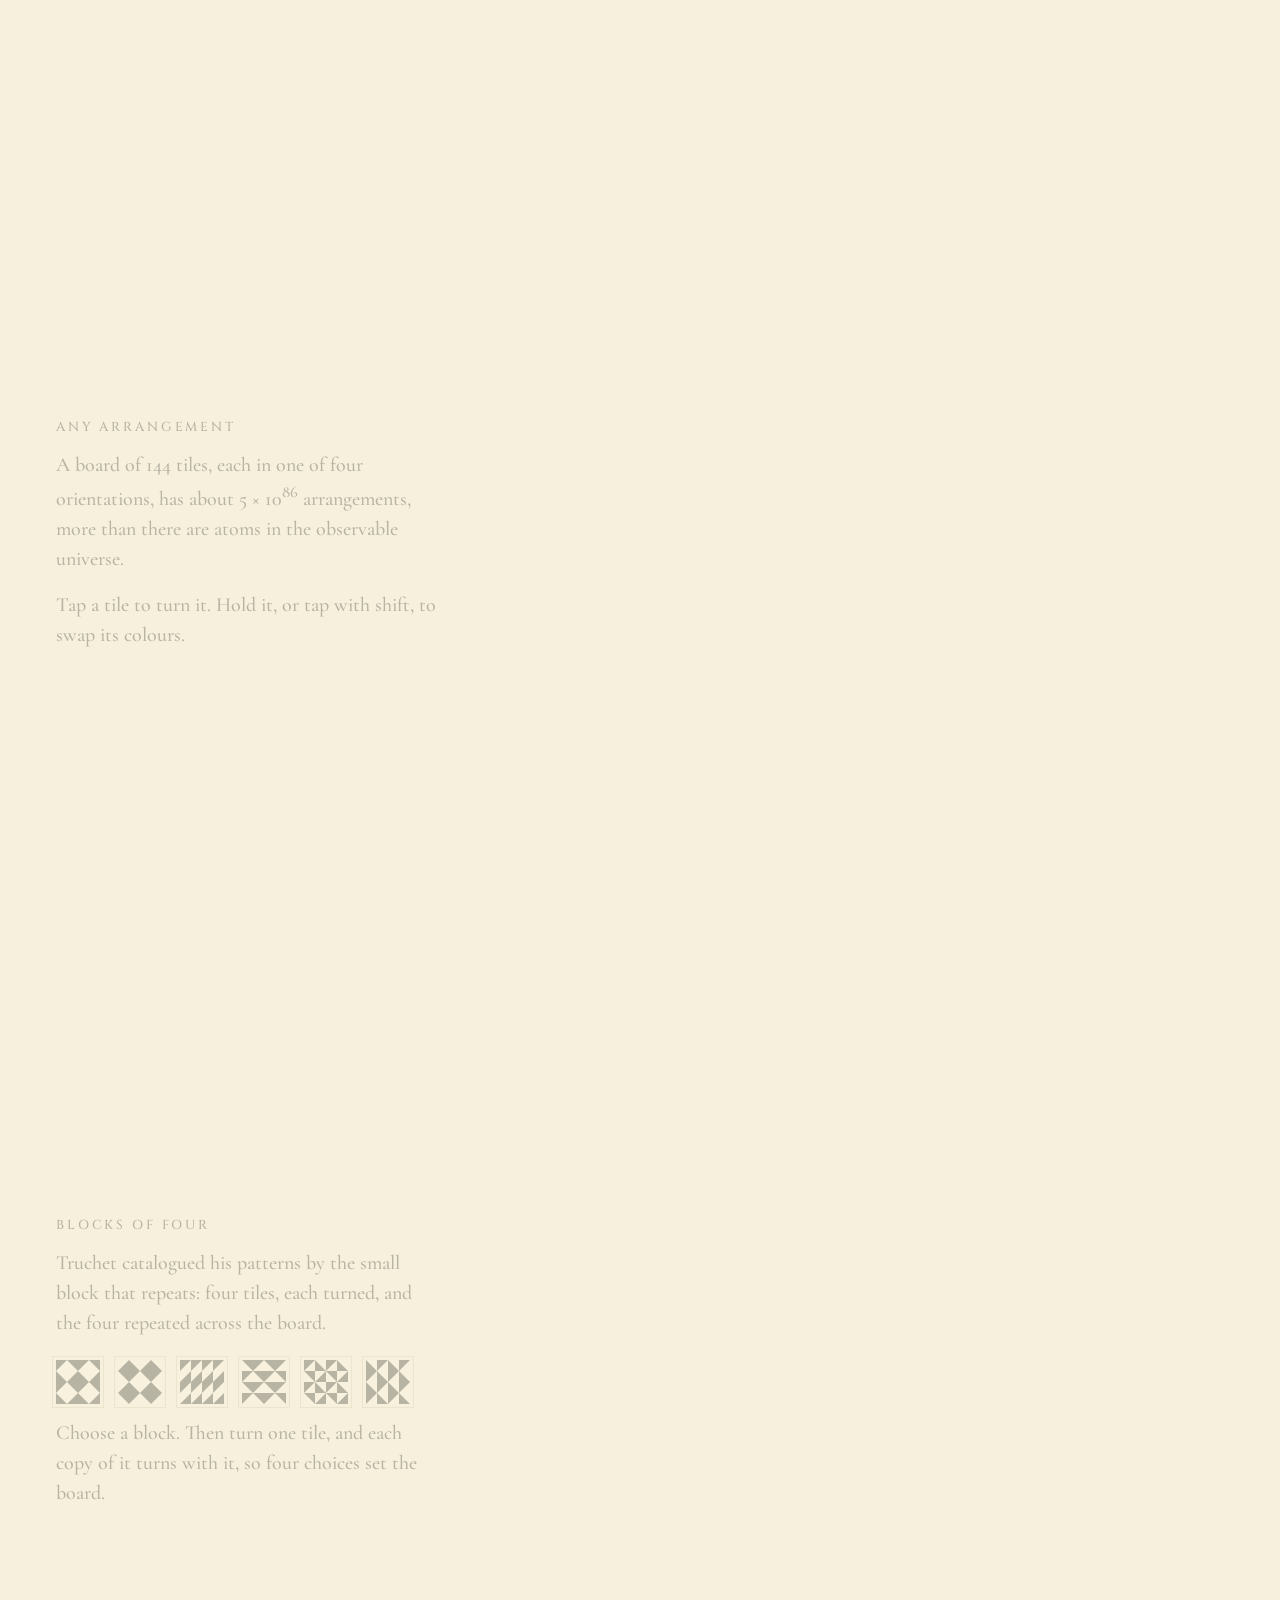
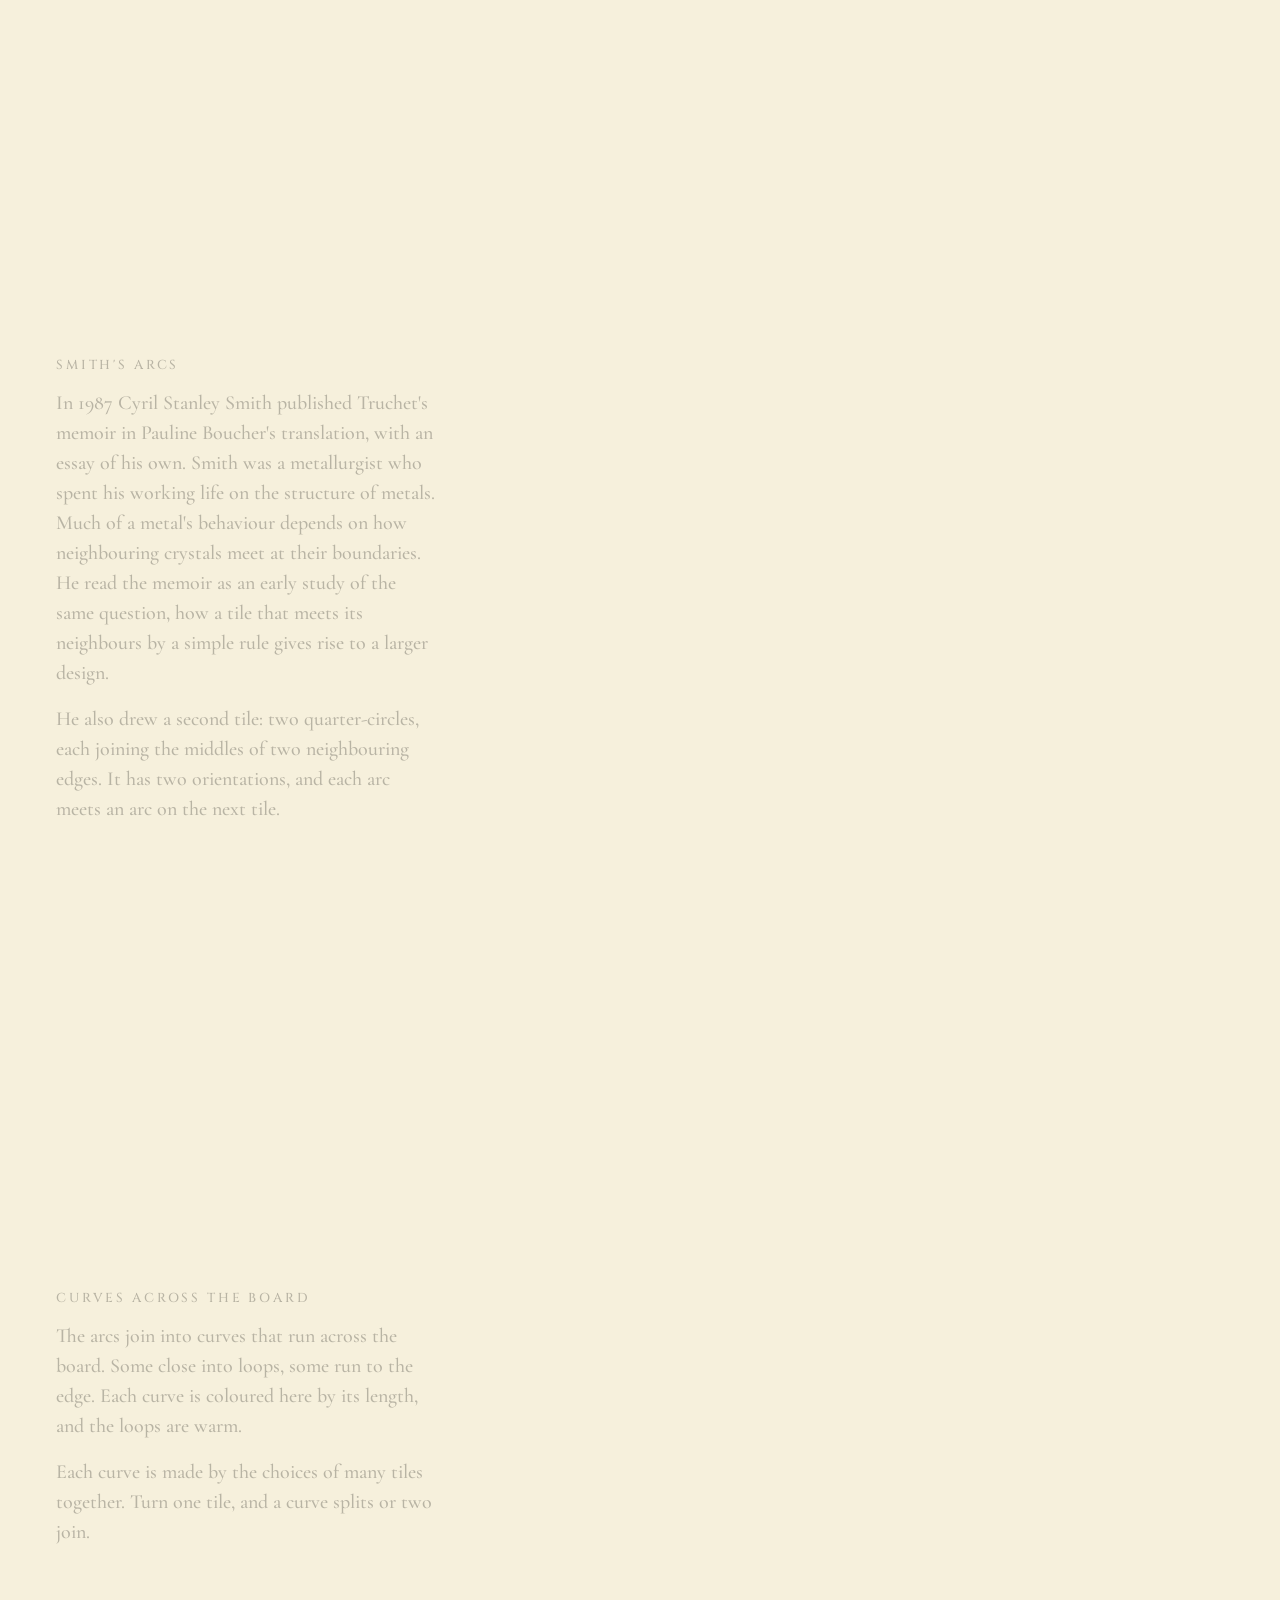
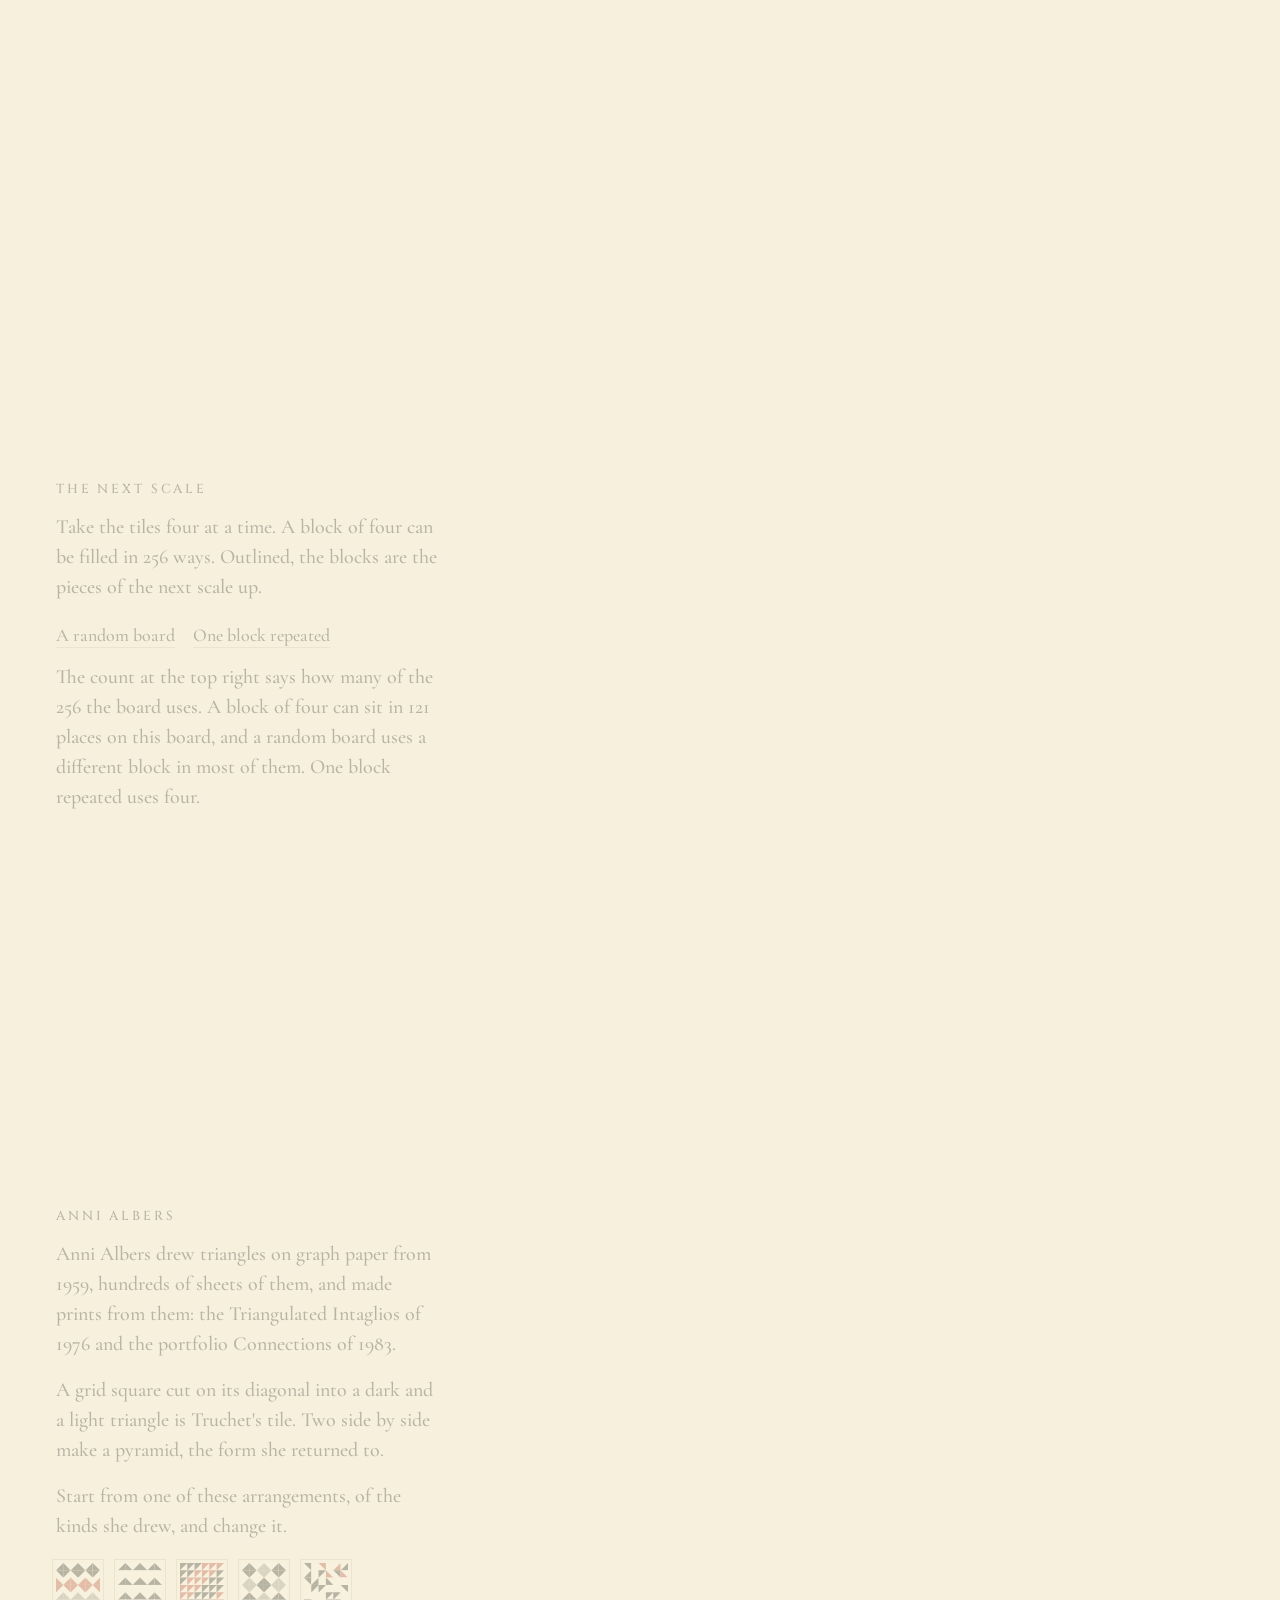
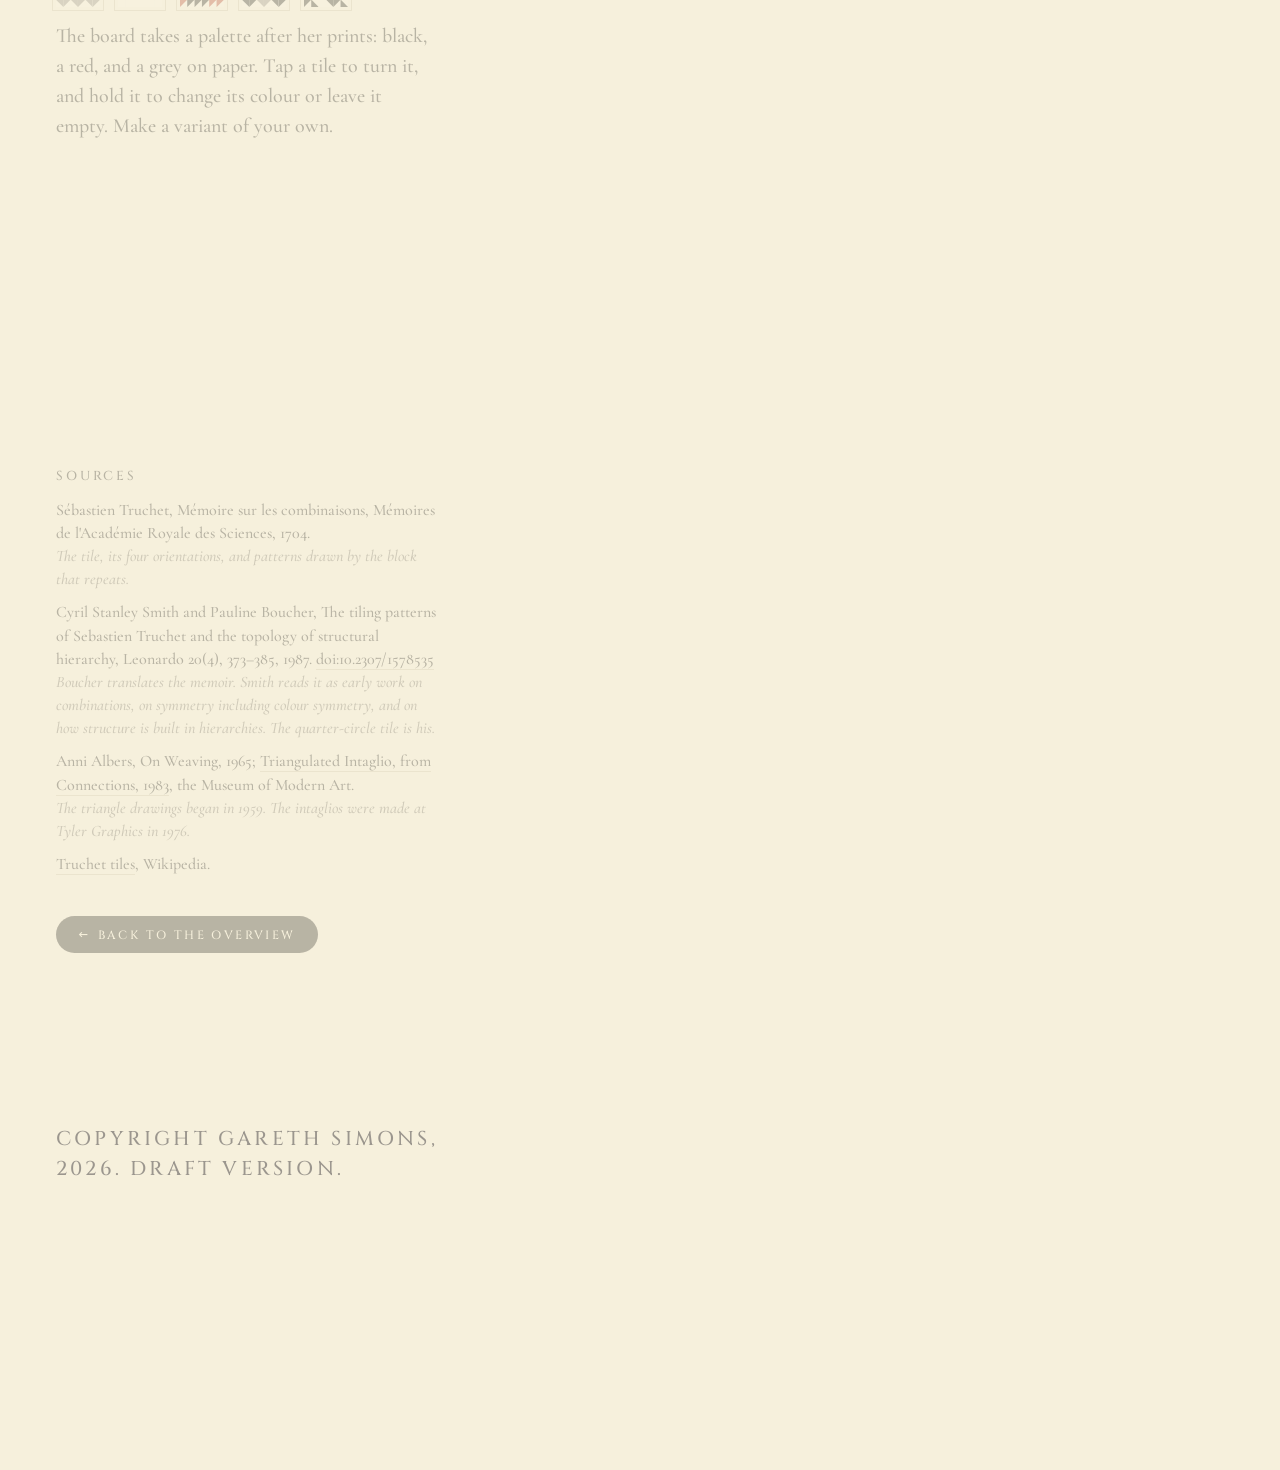
<file: truchet.html>
<!doctype html>
<html lang="en">
<head>
<meta charset="utf-8">
<meta name="robots" content="noindex, nofollow">
<meta name="viewport" content="width=device-width, initial-scale=1">
<title>Truchet</title>
<link rel="stylesheet" href="https://fonts.googleapis.com/css2?family=Cinzel:wght@400;500;600&family=Cormorant+Garamond:ital,wght@0,500;0,600;1,500&family=IBM+Plex+Sans:ital,wght@0,400;0,500;0,600;1,400&display=swap">
<link rel="stylesheet" href="top.css?v=b62063af">
<link rel="stylesheet" href="scroll.css?v=6bdfeb6b">
<style>
  /* the tile turns about its own middle, and its colours ease */
  .t { transform-box: fill-box; transform-origin: center; transition: transform .38s cubic-bezier(.3, .7, .3, 1); }
  .t *, .bg { transition: fill .38s ease, stroke .38s ease, opacity .38s ease; }
  .tile { cursor: pointer; }
  @media (hover: hover) { .tile:hover .hit { stroke: var(--warm); stroke-width: 2px; vector-effect: non-scaling-stroke; } }
  .edges line { stroke: #cfc7ad; stroke-width: 1px; vector-effect: non-scaling-stroke; opacity: .9; }
  .blocks rect { fill: none; stroke: var(--warm); stroke-width: .035; }
  .picks button.motif { border: 0; padding: 0; line-height: 0; }
  .picks button.motif svg { width: 44px; height: 44px; display: block; outline: 1px solid var(--line); outline-offset: 3px; }
  .picks button.motif.on svg { outline-color: var(--ink); }
  @media (hover: hover) { .picks button.motif:hover svg { outline-color: var(--ink); } }
  @media (prefers-reduced-motion: reduce) { .t, .t *, .bg { transition: none; } }
</style>
</head>
<body class="grain">
<header class="top">
  <a class="mark" href="#top">Truchet</a>
  <nav class="nav"><a class="home" href="index.html#scene=truchet">Overview</a><a href="truchet.html" class="here">Truchet</a><a href="girih.html">Girih</a><a href="penrose.html">Penrose</a><a href="automata.html">Automata</a><a href="solari.html">Solari</a><a href="jacquard.html">Jacquard</a><a href="passacaglia.html">Passacaglia</a><a href="fugue.html">Fugue</a></nav>
</header>

<main class="scrolly">
  <div class="story">
    <section data-scene="one" id="top">
      <h1>Truchet</h1>
      <p class="lead">One tile: a square cut on its diagonal, one half dark. Tap it, and it turns.</p>
      <p class="cue">Scroll to read. Tap the board at any point.</p>
    </section>
    <section data-scene="four">
      <h2>Four turns</h2>
      <p>The tile has four orientations, one for each corner the dark half can hold.</p>
      <p>In 1704 Sébastien Truchet, a priest and engineer, laid them side by side and asked how many patterns they make.</p>
    </section>
    <section data-scene="field">
      <h2>Any arrangement</h2>
      <p>A board of 144 tiles, each in one of four orientations, has about 5 × 10<sup>86</sup> arrangements, more than there are atoms in the observable universe.</p>
      <p>Tap a tile to turn it. Hold it, or tap with shift, to swap its colours.</p>
    </section>
    <section data-scene="motifs">
      <h2>Blocks of four</h2>
      <p>Truchet catalogued his patterns by the small block that repeats: four tiles, each turned, and the four repeated across the board.</p>
      <div class="picks" id="motifs"></div>
      <p>Choose a block. Then turn one tile, and each copy of it turns with it, so four choices set the board.</p>
    </section>
    <section data-scene="arcs">
      <h2>Smith's arcs</h2>
      <p>In 1987 Cyril Stanley Smith published Truchet's memoir in Pauline Boucher's translation, with an essay of his own. Smith was a metallurgist who spent his working life on the structure of metals. Much of a metal's behaviour depends on how neighbouring crystals meet at their boundaries. He read the memoir as an early study of the same question, how a tile that meets its neighbours by a simple rule gives rise to a larger design.</p>
      <p>He also drew a second tile: two quarter-circles, each joining the middles of two neighbouring edges. It has two orientations, and each arc meets an arc on the next tile.</p>
    </section>
    <section data-scene="curves">
      <h2>Curves across the board</h2>
      <p>The arcs join into curves that run across the board. Some close into loops, some run to the edge. Each curve is coloured here by its length, and the loops are warm.</p>
      <p>Each curve is made by the choices of many tiles together. Turn one tile, and a curve splits or two join.</p>
    </section>
    <section data-scene="scale">
      <h2>The next scale</h2>
      <p>Take the tiles four at a time. A block of four can be filled in 256 ways. Outlined, the blocks are the pieces of the next scale up.</p>
      <div class="picks" id="scales"><button data-fill="random">A random board</button><button data-fill="motif">One block repeated</button></div>
      <p>The count at the top right says how many of the 256 the board uses. A block of four can sit in 121 places on this board, and a random board uses a different block in most of them. One block repeated uses four.</p>
    </section>
    <section data-scene="albers" id="albers">
      <h2>Anni Albers</h2>
      <p>Anni Albers drew triangles on graph paper from 1959, hundreds of sheets of them, and made prints from them: the Triangulated Intaglios of 1976 and the portfolio Connections of 1983.</p>
      <p>A grid square cut on its diagonal into a dark and a light triangle is Truchet's tile. Two side by side make a pyramid, the form she returned to.</p>
      <p>Start from one of these arrangements, of the kinds she drew, and change it.</p>
      <div class="picks" id="albersPicks"></div>
      <p>The board takes a palette after her prints: black, a red, and a grey on paper. Tap a tile to turn it, and hold it to change its colour or leave it empty. Make a variant of your own.</p>
    </section>
    <section data-scene="free">
      <h2>Sources</h2>
      <ol class="refs">
        <li>Sébastien Truchet, Mémoire sur les combinaisons, Mémoires de l'Académie Royale des Sciences, 1704.<span>The tile, its four orientations, and patterns drawn by the block that repeats.</span></li>
        <li>Cyril Stanley Smith and Pauline Boucher, The tiling patterns of Sebastien Truchet and the topology of structural hierarchy, Leonardo 20(4), 373–385, 1987. <a href="https://doi.org/10.2307/1578535">doi:10.2307/1578535</a><span>Boucher translates the memoir. Smith reads it as early work on combinations, on symmetry including colour symmetry, and on how structure is built in hierarchies. The quarter-circle tile is his.</span></li>
        <li>Anni Albers, On Weaving, 1965; <a href="https://www.moma.org/collection/works/139803">Triangulated Intaglio, from Connections, 1983</a>, the Museum of Modern Art.<span>The triangle drawings began in 1959. The intaglios were made at Tyler Graphics in 1976.</span></li>
        <li><a href="https://en.wikipedia.org/wiki/Truchet_tiles">Truchet tiles</a>, Wikipedia.</li>
      </ol>
      <p class="back"><a href="index.html#scene=truchet">Back to the overview</a></p>
    </section>
    <p class="rights">Copyright Gareth Simons, 2026. Draft version.</p>
  </div>

  <div class="hold">
    <div class="board"><svg id="sv" xmlns="http://www.w3.org/2000/svg" aria-label="the board of tiles"></svg></div>
    <div class="readout" id="readout"></div>
    <div class="tools" id="tools">
      <div class="grp" id="kinds"><button class="ring" data-kind="tri">Triangle</button><button class="ring" data-kind="arc">Arcs</button><button class="ring" data-kind="line">Line</button></div>
      <div class="grp" id="acts"><button id="shuffle">Shuffle</button><button id="clear">Clear</button></div>
    </div>
  </div>
</main>
<script src="scroll.js?v=a047a0cb"></script>

<script>
"use strict";
const NS = "http://www.w3.org/2000/svg";
const $ = id => document.getElementById(id);
const sv = $("sv");
const el = (tag, attrs, parent) => { const e = document.createElementNS(NS, tag); for (const k in attrs) e.setAttribute(k, attrs[k]); if (parent) parent.appendChild(e); return e; };
const mod = (a, n) => ((a % n) + n) % n;

// the palettes: the pages' ink on paper, and one after Albers's prints
const INK = { dark: "#1c1a17", light: "#f9f4e5" };
const ALBERS = ["#1c1a17", "#b23a26", "#8f8a80", "#f9f4e5"];   // black, a red, a grey, and empty

// the state of the board
let N = 1, kind = "tri", palette = "ink", curves = false, blocks = false, repeat = 0, scene = "one";
let userKind = "tri";           // the tile the reader chose; every passage not about a particular tile keeps it
let T = [];                     // per tile: a, quarter turns so far; p, colours swapped; c, colour in Albers's palette
let els = [];                   // per tile: its group, its turning group and the shapes to colour
let gCurves = null, gBlocks = null;
const saved = {};               // a scene the reader has played with keeps its board

// -- drawing -----------------------------------------------------------------------------
function build() {
  while (sv.firstChild) sv.removeChild(sv.firstChild);
  const pad = N > 2 ? .04 : .02;
  sv.setAttribute("viewBox", `${-pad * N} ${-pad * N} ${N * (1 + 2 * pad)} ${N * (1 + 2 * pad)}`);
  const side = Math.min(window.innerHeight - 170, (sv.parentNode.clientWidth || 700));
  sv.setAttribute("width", side); sv.setAttribute("height", side);
  // two layers: every tile's ground first, then every tile's shapes, each overlapping its neighbours by a hair so no seam
  // shows; both clipped to the board, so the overlap never shows at its edge
  const defs = el("defs", {}, sv), clip = el("clipPath", { id: "board" }, defs);
  el("rect", { x: 0, y: 0, width: N, height: N }, clip);
  const gBg = el("g", { "clip-path": "url(#board)" }, sv), gT = el("g", { "clip-path": "url(#board)" }, sv);
  els = [];
  for (let y = 0; y < N; y++) for (let x = 0; x < N; x++) {
    const i = y * N + x;
    const bg = el("rect", { class: "bg", x: x - .006, y: y - .006, width: 1.012, height: 1.012, fill: INK.light, stroke: "none" }, gBg);
    const g = el("g", { class: "tile", transform: `translate(${x} ${y})`, "data-i": i }, gT);
    el("rect", { class: "hit", width: 1, height: 1, fill: "transparent" }, g);
    const t = el("g", { class: "t" }, g);
    el("rect", { x: -.006, y: -.006, width: 1.012, height: 1.012, fill: "none" }, t);   // so the turning group is the whole tile
    const shapes = [];
    if (kind === "tri") shapes.push(el("polygon", { points: "-.006,-.006 1.006,-.006 -.006,1.006", fill: INK.dark }, t));
    else if (kind === "line") shapes.push(el("line", { x1: .06, y1: .06, x2: .94, y2: .94, stroke: INK.dark, "stroke-width": .1, "stroke-linecap": "round" }, t));
    else {
      shapes.push(el("path", { d: "M0,0 L.5,0 A.5,.5 0 0,1 0,.5 Z", fill: INK.dark }, t));
      shapes.push(el("path", { d: "M1,1 L.5,1 A.5,.5 0 0,1 1,.5 Z", fill: INK.dark }, t));
      shapes.push(el("path", { d: "M.5,0 A.5,.5 0 0,1 0,.5", fill: "none", stroke: INK.dark, "stroke-width": .13, "stroke-linecap": "butt", opacity: 0 }, t));
      shapes.push(el("path", { d: "M.5,1 A.5,.5 0 0,1 1,.5", fill: "none", stroke: INK.dark, "stroke-width": .13, "stroke-linecap": "butt", opacity: 0 }, t));
    }
    els.push({ g, bg, t, shapes });
  }
  // a hairline along every tile edge, so the tiles read as tiles
  const gE = el("g", { class: "edges", "pointer-events": "none" }, sv);
  for (let i = 0; i <= N; i++) { el("line", { x1: i, y1: 0, x2: i, y2: N }, gE); el("line", { x1: 0, y1: i, x2: N, y2: i }, gE); }
  gCurves = el("g", {}, sv);
  gBlocks = el("g", { class: "blocks" }, sv);
}

function paint() {
  const loops = kind === "arc" && curves ? components() : null;
  for (let i = 0; i < T.length; i++) {
    const s = T[i], e = els[i], x = i % N, y = Math.floor(i / N), r = mod(s.a, 4);
    e.t.style.transform = `rotate(${s.a * 90}deg)`;
    if (kind === "tri" || kind === "line") {
      let dark = INK.dark, light = INK.light;
      if (palette === "albers") dark = ALBERS[s.c % ALBERS.length];
      if (s.p) [dark, light] = [light, dark];
      e.bg.setAttribute("fill", light);
      if (kind === "tri") e.shapes[0].setAttribute("fill", dark); else e.shapes[0].setAttribute("stroke", dark);
    } else if (!curves) {
      // Smith's colouring: the quarter discs dark where x + y + the tile's turn is odd, so colours meet across every edge
      const d = (x + y + (r % 2) + s.p) % 2 === 1;
      const disc = d ? INK.dark : INK.light, band = d ? INK.light : INK.dark;
      e.bg.setAttribute("fill", band);
      e.shapes[0].setAttribute("fill", disc); e.shapes[1].setAttribute("fill", disc);
      e.shapes[2].setAttribute("opacity", 0); e.shapes[3].setAttribute("opacity", 0);
    } else {
      e.bg.setAttribute("fill", INK.light);
      e.shapes[0].setAttribute("fill", INK.light); e.shapes[1].setAttribute("fill", INK.light);
      const [c0, c1] = loops.colours[i];
      e.shapes[2].setAttribute("stroke", c0); e.shapes[3].setAttribute("stroke", c1);
      e.shapes[2].setAttribute("opacity", 1); e.shapes[3].setAttribute("opacity", 1);
    }
  }
  while (gBlocks.firstChild) gBlocks.removeChild(gBlocks.firstChild);
  if (blocks) for (let y = 0; y + 1 < N; y += 2) for (let x = 0; x + 1 < N; x += 2) el("rect", { x: x + .02, y: y + .02, width: 1.96, height: 1.96 }, gBlocks);
  readout(loops);
}

// the curves Smith's arcs make: each arc joins two edge middles; join them all and measure
function components() {
  const H = (x, y) => y * N + x, V = (x, y) => (N + 1) * N + y * (N + 1) + x;   // edge middles, top and side
  const parent = new Int32Array((N + 1) * N * 2).map((_, i) => i), size = new Int32Array(parent.length);
  const find = a => { while (parent[a] !== a) { parent[a] = parent[parent[a]]; a = parent[a]; } return a; };
  const arcs = [];
  for (let i = 0; i < T.length; i++) {
    const x = i % N, y = Math.floor(i / N), even = mod(T[i].a, 2) === 0;
    // turned an even number of times: arcs round the top left and bottom right corners
    const first = even ? [H(x, y), V(x, y)] : [H(x, y), V(x + 1, y)];
    const second = even ? [H(x, y + 1), V(x + 1, y)] : [H(x, y + 1), V(x, y)];
    arcs.push(first, second);
  }
  const deg = new Int32Array(parent.length);
  for (const [a, b] of arcs) { deg[a]++; deg[b]++; const ra = find(a), rb = find(b); if (ra !== rb) parent[ra] = rb; }
  for (const [a] of arcs) size[find(a)]++;
  const open = new Set();
  for (let n = 0; n < deg.length; n++) if (deg[n] === 1) open.add(find(n));
  let longest = 1, nLoops = 0, nCurves = 0; const seen = new Set();
  for (const [a] of arcs) { const r = find(a); longest = Math.max(longest, size[r]); if (!seen.has(r)) { seen.add(r); if (open.has(r)) nCurves++; else nLoops++; } }
  const colour = r => {
    const k = Math.sqrt(size[r] / longest);
    if (!open.has(r)) return `hsl(30, ${55 + 20 * k}%, ${70 - 30 * k}%)`;       // a loop: warm, deeper when longer
    return `rgba(28, 26, 23, ${(.18 + .82 * k).toFixed(3)})`;                  // a curve to the edge: ink, darker when longer
  };
  const colours = [];
  for (let i = 0; i < T.length; i++) {
    // the stroke paths are drawn unturned (round the top left and bottom right), so map them through the turn
    const [f, s] = [arcs[2 * i], arcs[2 * i + 1]], r = mod(T[i].a, 4);
    // after a turn of 1 or 3 the first path sits round the top right or bottom left corner
    const a = r === 0 || r === 1 ? f : s, b = r === 0 || r === 1 ? s : f;
    colours.push([colour(find(a[0])), colour(find(b[0]))]);
  }
  return { colours, nLoops, nCurves, longest };
}

function readout(loops) {
  const box = $("readout");
  const lines = [];
  if (N === 1) lines.push(`<b>1</b> tile · <b>4</b> orientations`);
  else if (N === 2) lines.push(`<b>4</b> tiles · <b>256</b> arrangements`);
  else {
    const per = kind === "tri" ? 4 : 2, exp = N * N * Math.log10(per), m = Math.pow(10, exp - Math.floor(exp));
    lines.push(`<b>${N * N}</b> tiles · about <b>${m.toFixed(1)} × 10<sup>${Math.floor(exp)}</sup></b> arrangements`);
  }
  if (loops) lines.push(`<b>${loops.nLoops}</b> loops · <b>${loops.nCurves}</b> curves to the edge · the longest <b>${loops.longest}</b> arcs`);
  if (blocks) { const u = new Set(); for (let y = 0; y + 1 < N; y++) for (let x = 0; x + 1 < N; x++) u.add([T[y * N + x], T[y * N + x + 1], T[(y + 1) * N + x], T[(y + 1) * N + x + 1]].map(s => mod(s.a, kind === "tri" ? 4 : 2) + 4 * s.p).join(",")); lines.push(`uses <b>${u.size}</b> of the <b>${kind === "tri" ? 256 : 16}</b> blocks of four`); }
  box.innerHTML = lines.join("<br>");
}

// -- moves -----------------------------------------------------------------------------------
function partners(i) {
  // the tiles a move on tile i also moves: every copy of its block
  const x = i % N, y = Math.floor(i / N), out = [];
  if (repeat) for (let yy = y % repeat; yy < N; yy += repeat) for (let xx = x % repeat; xx < N; xx += repeat) if (yy * N + xx !== i) out.push(yy * N + xx);
  return out;
}
function turn(i) {
  const s = T[i]; s.a += 1; const r = mod(s.a, 4);
  for (const j of partners(i)) {
    const u = T[j];
    u.a += mod(r - mod(u.a, 4), 4);
    u.p = s.p; u.c = s.c;
  }
  touched(); paint();
}
function flip(i) {
  const s = T[i];
  if (palette === "albers") s.c = (s.c + 1) % ALBERS.length; else s.p ^= 1;
  for (const j of partners(i)) { T[j].p = s.p; T[j].c = s.c; }
  touched(); paint();
}
function touched() { saved[scene] = { N, kind, palette, curves, blocks, repeat, T: T.map(s => ({ ...s })) }; }

// the pointer: a tap turns, a hold or a shift-tap swaps the colours
let press = null;
sv.addEventListener("pointerdown", ev => {
  const g = ev.target.closest && ev.target.closest("[data-i]"); if (!g) return;
  const i = +g.dataset.i;
  if (ev.button === 2) return;
  press = { i, done: false, timer: setTimeout(() => { press.done = true; flip(i); }, 420) };
});
sv.addEventListener("pointerup", ev => {
  if (!press) return; clearTimeout(press.timer);
  if (!press.done) { if (ev.shiftKey) flip(press.i); else turn(press.i); }
  press = null;
});
const cancelPress = () => { if (press) { clearTimeout(press.timer); press = null; } };
sv.addEventListener("pointerleave", cancelPress);
sv.addEventListener("pointercancel", cancelPress);
// a right click swaps the colours; a long press on a touch screen also raises this event, and the hold has done the swap
sv.addEventListener("contextmenu", ev => {
  ev.preventDefault();
  if (press) { clearTimeout(press.timer); if (!press.done) { press.done = true; flip(press.i); } return; }
  const g = ev.target.closest && ev.target.closest("[data-i]"); if (g) flip(+g.dataset.i);
});

// -- scenes: each passage of the story sets the board ----------------------------------------------
const rand = n => () => ({ a: Math.floor(Math.random() * n), p: 0, c: 0 });
const MOTIFS = [[[0, 1], [3, 2]], [[2, 3], [1, 0]], [[0, 0], [2, 2]], [[1, 0], [0, 1]], [[0, 3], [1, 2]], [[3, 0], [0, 3]]];
let motif = 0;
function fromMotif(m) { return (x, y) => ({ a: m[y % 2][x % 2], p: 0, c: 0 }); }
function albersFill(x, y) {
  // rows of pyramids, pointing up and then down, the colours in bands of two rows
  const band = Math.floor(y / 2) % 3, up = y % 2 === 0, shift = Math.floor(y / 2) % 2;
  const left = (x + shift) % 2 === 0;
  const a = up ? (left ? 2 : 3) : (left ? 1 : 0);
  return { a, p: 0, c: band };
}
// arrangements of the kinds Albers drew on graph paper, as starting points; the colours are 0 black, 1 red, 2 grey, 3 empty
const rnd = () => Math.random();
const ALB = [
  { name: "rows of pyramids, in bands", fill: albersFill },
  { name: "rows of pyramids pointing up", fill: (x, y) => ({ a: x % 2 === 0 ? 2 : 3, p: 0, c: y % 2 === 0 ? 0 : 3 }) },
  { name: "diagonal bands", fill: (x, y) => ({ a: 0, p: 0, c: (x + y) % 6 < 3 ? 0 : 1 }) },
  { name: "hourglasses", fill: (x, y) => ({ a: [[2, 3], [1, 0]][y % 2][x % 2], p: 0, c: (Math.floor(x / 2) + Math.floor(y / 2)) % 2 === 0 ? 0 : 2 }) },
  { name: "scattered", fill: () => ({ a: Math.floor(rnd() * 4), p: 0, c: [0, 0, 1, 3, 3, 3][Math.floor(rnd() * 6)] }) },
];
let albersPick = 0;
function drawAlbersPicks() {
  const box = $("albersPicks"); box.innerHTML = "";
  ALB.forEach((pk, k) => {
    const b = document.createElement("button"); b.className = "motif"; b.title = pk.name;
    const s = document.createElementNS(NS, "svg"); s.setAttribute("viewBox", "0 0 6 6"); b.appendChild(s);
    for (let y = 0; y < 6; y++) for (let x = 0; x < 6; x++) {
      const t = pk.fill(x, y), g = el("g", { transform: `translate(${x} ${y}) rotate(${t.a * 90} .5 .5)` }, s);
      el("rect", { x: -.01, y: -.01, width: 1.02, height: 1.02, fill: INK.light }, g);
      el("polygon", { points: "-.01,-.01 1.01,-.01 -.01,1.01", fill: ALBERS[t.c % ALBERS.length] }, g);
    }
    b.classList.toggle("on", k === albersPick && scene === "albers");
    b.addEventListener("click", () => { albersPick = k; delete saved.albers; scene = null; enter("albers"); drawAlbersPicks(); });
    box.appendChild(b);
  });
}
function set(o) {
  const n = o.N || 12, newKind = o.kind || userKind;
  const rebuild = n !== N || newKind !== kind;
  N = n; kind = newKind; palette = o.palette || "ink"; curves = !!o.curves; blocks = !!o.blocks; repeat = o.repeat || 0;
  const fill = o.fill || rand(4);
  T = []; for (let y = 0; y < N; y++) for (let x = 0; x < N; x++) T.push(Object.assign({ a: 0, p: 0, c: 0 }, fill(x, y)));
  if (rebuild || !els.length) build();
  paint(); marks();
}
const SCENES = {
  one:      () => set({ N: 1, kind: "tri", fill: () => ({ a: 0 }) }),
  four:     () => set({ N: 2, kind: "tri", fill: (x, y) => ({ a: [[0, 1], [3, 2]][y][x] }) }),
  field:    () => set({ N: 12, fill: rand(4) }),
  motifs:   () => set({ N: 12, repeat: 2, fill: fromMotif(MOTIFS[motif]) }),
  arcs:     () => set({ N: 12, kind: "arc", fill: rand(2) }),
  curves:   () => set({ N: 16, kind: "arc", curves: true, fill: rand(2) }),
  scale:    () => set({ N: 12, blocks: true, fill: rand(4) }),
  albers:   () => set({ N: 12, kind: "tri", palette: "albers", fill: ALB[albersPick].fill }),
  free:     () => {},
};
// the controls each passage needs, and no others
const TOOLS = {
  one: [], four: [], field: ["kinds", "shuffle"], motifs: [],
  arcs: ["shuffle"], curves: ["shuffle"], scale: [], albers: ["clear"], free: [],
};
function applyTools(name) {
  const want = new Set(TOOLS[name] || []);
  $("kinds").hidden = !want.has("kinds");
  $("shuffle").hidden = !want.has("shuffle");
  $("clear").hidden = !want.has("clear");
  $("acts").hidden = $("shuffle").hidden && $("clear").hidden;
  $("tools").hidden = want.size === 0;
}
// the passages built around one tile; scrolling into them resets the board to it
const PREP = { one: "tri", four: "tri", arcs: "arc", curves: "arc", albers: "tri" };
function enter(name) {
  if (name === scene) return;
  scene = name;
  let s = saved[name];
  if (s && PREP[name] && s.kind !== PREP[name]) { delete saved[name]; s = null; }
  if (s) { const rebuild = s.N !== N || s.kind !== kind; N = s.N; kind = s.kind; palette = s.palette; curves = s.curves; blocks = s.blocks; repeat = s.repeat; T = s.T.map(t => ({ ...t })); if (rebuild) build(); paint(); marks(); }
  else SCENES[name]();
  applyTools(name);
  for (const sec of document.querySelectorAll(".story section")) sec.classList.toggle("on", sec.dataset.scene === name);
}

// -- the controls ------------------------------------------------------------------------------------
function marks() {
  for (const b of $("kinds").children) b.classList.toggle("on", b.dataset.kind === kind);
  for (const b of $("motifs").children) b.classList.toggle("on", +b.dataset.m === motif && scene === "motifs");
}
for (const b of $("kinds").children) b.addEventListener("click", () => {
  const k = b.dataset.kind; userKind = k; drawMotifs();
  if (k === kind) return;
  kind = k; curves = k === "arc" && scene === "curves"; T = T.map(s => ({ ...s, a: k === "tri" ? s.a : mod(s.a, 2) })); build(); paint(); marks(); touched();
});
$("shuffle").addEventListener("click", () => { const per = kind === "tri" ? 4 : 2; for (const s of T) s.a += Math.floor(Math.random() * per); touched(); paint(); });
$("clear").addEventListener("click", () => { for (const s of T) { s.a += mod(-s.a, 4); s.p = 0; } touched(); paint(); });
// the blocks to choose, each drawn as itself in the tile the reader has chosen
function drawMotifs() {
  const box = $("motifs"); box.innerHTML = "";
  MOTIFS.forEach((m, k) => {
    const b = document.createElement("button"); b.className = "motif"; b.dataset.m = k; b.title = "repeat this block";
    const s = document.createElementNS(NS, "svg"); s.setAttribute("viewBox", "0 0 4 4"); b.appendChild(s);
    for (let y = 0; y < 4; y++) for (let x = 0; x < 4; x++) {
      const g = el("g", { transform: `translate(${x} ${y}) rotate(${m[y % 2][x % 2] * 90} .5 .5)` }, s);
      el("rect", { width: 1, height: 1, fill: INK.light }, g);
      if (userKind === "tri") el("polygon", { points: "0,0 1,0 0,1", fill: INK.dark }, g);
      else if (userKind === "line") el("line", { x1: .08, y1: .08, x2: .92, y2: .92, stroke: INK.dark, "stroke-width": .14, "stroke-linecap": "round" }, g);
      else { el("path", { d: "M.5,0 A.5,.5 0 0,1 0,.5 M.5,1 A.5,.5 0 0,1 1,.5", fill: "none", stroke: INK.dark, "stroke-width": .16 }, g); }
    }
    b.classList.toggle("on", k === motif && scene === "motifs");
    b.addEventListener("click", () => { motif = k; delete saved.motifs; scene = null; enter("motifs"); });
    box.appendChild(b);
  });
}
drawMotifs();
drawAlbersPicks();
for (const b of $("scales").children) b.addEventListener("click", () => { delete saved.scale; set({ N: 12, blocks: true, fill: b.dataset.fill === "random" ? rand(4) : fromMotif(MOTIFS[0]) }); scene = "scale"; });

// -- the story drives the board ------------------------------------------------------------------------
const io = new IntersectionObserver(entries => {
  for (const e of entries) if (e.isIntersecting) enter(e.target.dataset.scene);
}, { rootMargin: "-45% 0px -45% 0px" });
for (const sec of document.querySelectorAll(".story section")) io.observe(sec);
window.addEventListener("resize", () => { build(); paint(); });

document.addEventListener("keydown", ev => {
  if (ev.key === "1") $("kinds").children[0].click();
  else if (ev.key === "2") $("kinds").children[1].click();
  else if (ev.key === "3") $("kinds").children[2].click();
  else if (ev.key === "r" || ev.key === "R") $("shuffle").click();
  else if (ev.key === "c" || ev.key === "C") $("clear").click();
});

// a hash may open the page at a passage: #albers, or #scene=curves
scene = null;
const want = (location.hash.match(/scene=(\w+)/) || [])[1] || (location.hash === "#albers" ? "albers" : "one");
const start = SCENES[want] ? want : "one";
const still = /still/.test(location.hash);           // for checking a scene's board without scrolling to it
if (still) io.disconnect();
else if (start !== "one") { const sec = document.querySelector(`.story section[data-scene="${start}"]`); if (sec) sec.scrollIntoView({ behavior: "instant", block: "center" }); }
enter(start);
</script>
<script src="noselect.js?v=e60814a2"></script>
</body>
</html>
</file>
<file: top.css>
/* The top line of every page: the page's name at the left and the pages at the right, in small capitals. It is the
   same on every page, and no control sits in it; a page's own controls sit on the page. The scrolled pages hold it
   fixed over the story (scroll.css); the other pages keep it at their head. The talk has its own line. */
.top { display: flex; align-items: baseline; gap: 24px; padding: 16px 56px 24px; border: 0; }
.top .mark { font-family: Cinzel, "Trajan Pro", serif; font-size: 13px; font-weight: 500; letter-spacing: .18em; text-transform: uppercase;
             color: var(--ink, #1c1a17); text-decoration: none; white-space: nowrap; }
/* while the site is a draft: the word after the page's name, in the nav's grey, on every page and at every width */
.top .mark::after { content: "Draft"; margin-left: 16px; font-size: 11px; letter-spacing: .16em; color: var(--grey, #9b968e); }
/* the rights line at the foot of every page */
.rights { margin: 48px 0 0; font-family: Cinzel, "Trajan Pro", serif; font-size: 10px; font-weight: 500; letter-spacing: .16em; text-transform: uppercase; color: var(--grey, #9b968e); }
.top .nav { margin-left: auto; display: flex; gap: 16px; flex-wrap: wrap; justify-content: flex-end; font-family: Cinzel, "Trajan Pro", serif;
            font-size: 11px; font-weight: 500; letter-spacing: .16em; line-height: 1.4; text-transform: uppercase; }
.top .nav a { color: var(--muted, #6f6a60); text-decoration: none; padding-bottom: 2px; border-bottom: 1px solid transparent; }
.top .nav a.here { color: var(--ink, #1c1a17); border-bottom-color: var(--ink, #1c1a17); }
@media (hover: hover) { .top .nav a:hover { color: var(--ink, #1c1a17); } }
/* on a page laid out as a sheet, the line reaches the window's edges as it does on the scrolled pages */
.page > .top { margin: -16px -24px 0; }
/* the way back to the overview from a page that breaks out of it: the menu's first link, filled, and a larger one at
   the foot of the page. Each returns to the page's own passage of the overview */
.top .nav { align-items: baseline; }
.top .nav a.home { color: var(--paper, #f6f0dc); background: var(--ink, #1c1a17); border: 0; border-radius: 14px; padding: 5px 13px 4px; margin: -5px 0 -4px; }
.top .nav a.home::before, p.back a::before { content: "\2190"; margin-right: .8em; font-family: "IBM Plex Sans", "Helvetica Neue", Arial, sans-serif; letter-spacing: 0; }
p.back, .story p.back { margin: 30px 0 0; }
p.back a { display: inline-block; font-family: Cinzel, "Trajan Pro", serif; font-size: 12px; font-weight: 500; letter-spacing: .2em; line-height: 1; text-transform: uppercase;
           text-decoration: none; white-space: nowrap; color: var(--paper, #f6f0dc); background: var(--ink, #1c1a17); border: 0; border-radius: 22px; padding: 13px 22px 12px; }
@media (hover: hover) { .top .nav a.home:hover, p.back a:hover { color: var(--paper, #f6f0dc); background: var(--ink, #1c1a17); } }
/* on a page that fills the window, the foot link sits in the corner beside the controls */
.page { position: relative; }
p.back.corner { position: absolute; left: 0; bottom: 0; margin: 0; }
.page > p.back.corner { left: 24px; bottom: 16px; }
@media (max-width: 900px) {
  .top { padding: 12px 16px 18px; }
  .top .nav a:not(.home) { display: none; }
  p.back.corner, .page > p.back.corner { position: static; margin: 16px 0 0; text-align: center; }
}
</file>
<file: scroll.css>
/* The scrolled pages: the board live from the first second, the story beside it. No
   landing sheet and no margin of controls. The text column scrolls; each passage, as it
   arrives, sets the board to what it describes, and the board stays in the reader's
   hands throughout. The pages' palette and type, set larger and sparer. */
:root { --paper: #f6f0dc; --plate: #f9f4e5; --ink: #1c1a17; --muted: #6f6a60; --line: #cfc7ad; --warm: #d98c3a; --emerge: #e01b24; --grey: #9b968e;
        --sans: "IBM Plex Sans", "Helvetica Neue", Arial, sans-serif; --serif: "Cormorant Garamond", Garamond, "Times New Roman", serif; --caps: Cinzel, "Trajan Pro", serif; }
* { box-sizing: border-box; }
html { scroll-behavior: smooth; }
body { margin: 0; background: var(--paper); color: var(--ink); font-family: var(--serif); font-weight: 500; -webkit-font-smoothing: antialiased; }
body.grain::before { content: ""; position: fixed; inset: 0; pointer-events: none; z-index: 9; opacity: .035; mix-blend-mode: multiply;
  background-image: url("data:image/svg+xml,%3Csvg xmlns='http://www.w3.org/2000/svg' width='240' height='240'%3E%3Cfilter id='n'%3E%3CfeTurbulence type='fractalNoise' baseFrequency='.9' numOctaves='2' stitchTiles='stitch'/%3E%3C/filter%3E%3Crect width='100%25' height='100%25' filter='url(%23n)'/%3E%3C/svg%3E"); }
button { font: inherit; background: none; border: 0; padding: 0; margin: 0; color: inherit; cursor: pointer; }
button:focus-visible { outline: 1px solid var(--ink); outline-offset: 3px; }

/* the top line (top.css), held over the page as the story scrolls under it */
.top { position: fixed; top: 0; left: 0; right: 0; z-index: 6; background: linear-gradient(var(--paper) 55%, rgba(246, 240, 220, 0)); pointer-events: none; }
.top > * { pointer-events: auto; }

/* the two halves: the story at the left, the board held still at the right */
.scrolly { display: grid; grid-template-columns: minmax(340px, 38%) 1fr; }
.story { padding: 0 48px 30vh 56px; position: relative; z-index: 2; }
.story section { min-height: 92vh; display: flex; flex-direction: column; justify-content: center; max-width: 31em; opacity: .28; transition: opacity .6s ease; }
.story section > :first-child { scroll-margin-top: 96px; }
.story section.on { opacity: 1; }
.story section:first-child { min-height: 100vh; }
.story h1 { font-family: var(--caps); font-size: 48px; line-height: 1.05; letter-spacing: .06em; font-weight: 500; margin: 0 0 20px; }
.story h2 { font-family: var(--caps); font-size: 13px; letter-spacing: .22em; text-transform: uppercase; color: var(--ink); font-weight: 500; margin: 0 0 14px; }
.story p { font-size: 20px; line-height: 1.5; margin: 0 0 16px; }
.story p.lead { font-size: 25px; line-height: 1.38; }
.story p.small { font-size: 17px; line-height: 1.45; color: var(--muted); }
.story blockquote { margin: 4px 0 16px; padding-left: 18px; border-left: 1px solid var(--ink); font-size: 22px; line-height: 1.42; font-style: italic; }
.story blockquote cite { display: block; margin-top: 8px; font-style: normal; font-size: 16px; color: var(--muted); }
.story .cue { margin-top: 32px; font-family: var(--caps); font-size: 12px; letter-spacing: .2em; text-transform: uppercase; color: var(--muted); }
.story .picks { display: flex; flex-wrap: wrap; gap: 6px 18px; margin: 6px 0 14px; }
.story .picks button { font-size: 18px; border-bottom: 1px solid var(--line); line-height: 1.3; }
.story .picks button.on { border-bottom-color: var(--ink); }
@media (hover: hover) { .story .picks button:hover { border-bottom-color: var(--ink); } }
.story a { color: var(--ink); text-decoration: none; border-bottom: 1px solid var(--line); }
@media (hover: hover) { .story a:hover { border-bottom-color: var(--ink); } }
.story ol.refs { margin: 0; padding: 0; list-style: none; counter-reset: ref; }
.story ol.refs li { font-size: 16px; line-height: 1.45; margin: 0 0 10px; color: var(--ink); }
.story ol.refs li span { display: block; color: var(--muted); font-style: italic; }

.hold { position: sticky; top: 0; height: 100vh; display: flex; align-items: center; justify-content: center; padding: 112px 40px 88px; }
.board { position: relative; width: 100%; height: 100%; display: flex; align-items: center; justify-content: center; }
.board > svg { display: block; max-width: 100%; max-height: 100%; touch-action: manipulation; user-select: none; -webkit-user-select: none; }

/* the few controls, in one quiet row under the board: rings before words */
.tools { position: absolute; left: 50%; bottom: 28px; transform: translateX(-50%); display: flex; align-items: center; gap: 22px; padding: 9px 20px; border-radius: 22px;
         background: rgba(249, 244, 229, .92); box-shadow: 0 1px 0 var(--line), 0 6px 24px rgba(28, 26, 23, .06); white-space: nowrap;
         font-family: var(--caps); font-size: 10px; letter-spacing: .16em; text-transform: uppercase; }
.tools .grp { display: flex; gap: 12px; align-items: center; }
.tools .lbl { color: var(--grey); }
.tools button { color: var(--muted); }
@media (hover: hover) { .tools button:hover { color: var(--ink); } }
.tools button.ring::before { content: ""; display: inline-block; width: 7px; height: 7px; border-radius: 50%; border: 1px solid currentColor; margin-right: 6px; vertical-align: 0; }
.tools button.ring.on { color: var(--ink); }
.tools button.ring.on::before { background: currentColor; }
.tools .sep { width: 1px; height: 14px; background: var(--line); }
/* only the controls a passage needs are shown; a hairline between the groups that are */
[hidden] { display: none !important; }
.tools .grp:not([hidden]) ~ .grp:not([hidden]) { border-left: 1px solid var(--line); padding-left: 22px; }

/* the down button: a quiet round button in the window's lower right corner, clear of the story and of the controls under the board, taking the reader to the next passage; gone at the last */
.down { position: fixed; right: 32px; bottom: 32px; z-index: 7; width: 44px; height: 44px; border-radius: 50%; display: flex; align-items: center; justify-content: center;
        background: rgba(249, 244, 229, .94); color: var(--ink); box-shadow: 0 1px 0 var(--line), 0 6px 20px rgba(28, 26, 23, .08); transition: opacity .4s ease, transform .4s ease; }
.down svg { width: 20px; height: 20px; }
@media (hover: hover) { .down:hover { background: var(--plate); } }
.down.nudge { animation: nudge 1.6s ease-in-out 3; }
.down.gone { opacity: 0; pointer-events: none; transform: translateY(8px); }
@keyframes nudge { 0%, 100% { transform: translateY(0); } 50% { transform: translateY(6px); } }
.readout { position: absolute; top: 60px; right: 40px; text-align: right; font-family: var(--sans); font-size: 12px; line-height: 17px; color: var(--muted); font-variant-numeric: tabular-nums; }
.readout b { color: var(--ink); font-weight: 500; }

@media (max-width: 900px) {
  .scrolly { grid-template-columns: 1fr; }
  .hold { grid-row: 1; height: 58vh; z-index: 3; background: var(--paper); padding: 56px 12px 56px; }
  .story { padding: 0 20px 40vh; }
  .story section { min-height: 64vh; }
  .story section:first-child { min-height: 50vh; }
  .scrolly .story section > :first-child { scroll-margin-top: calc(58vh + 16px); }
  .story h1 { font-size: 36px; }
  .story p { font-size: 18px; }
  .story p.lead { font-size: 21px; }
  .tools { bottom: 8px; gap: 12px; padding: 7px 12px; font-size: 9px; }
  .readout { top: 56px; right: 14px; }
  .down { left: auto; right: 16px; bottom: 16px; }
}
@media (prefers-reduced-motion: reduce) { html { scroll-behavior: auto; } .story section { transition: none; } .down.nudge { animation: none; } }
</file>
<file: tiles-plate.css>
/* The girih and Penrose pages in the scrolled form: the plate's drawing, over scroll.css. The tiles, their lines,
   the ghost that follows the pointer, the faults in red, and the few words a passage draws on the plate. The street
   and district pages keep tiles.css. */
:root { --outline: #c0392b; }
.board > svg#sv { width: 100%; height: 100%; cursor: crosshair; touch-action: none; overflow: visible; }
.board > svg#sv.panning { cursor: grabbing; }
.tools button:disabled, .tools button:disabled:hover { color: var(--line); cursor: default; }
.readout .bad, .readout .bad b { color: var(--emerge); }

/* a tile is one shade deeper than the paper, so a gap in the assembly shows the paper through */
.t { fill: #f0e8d0; stroke: var(--outline); stroke-opacity: .4; stroke-width: .8; stroke-linejoin: round; }
.t.thick { fill: #e8dfc2; }
.t.loose { fill-opacity: .55; }
.t.doomed { fill: #f3c9c4; stroke-opacity: .9; }
.hide-outlines .t { stroke: none; }
.s { fill: none; stroke: var(--ink); stroke-width: 1.8; stroke-linecap: round; stroke-linejoin: round; }
.s.mark { stroke-width: .8; stroke-opacity: .8; }
.hide-straps .s { display: none; }
.openmark { stroke: var(--outline); stroke-opacity: .55; stroke-width: .8; stroke-dasharray: 3 2.4; stroke-linecap: round; pointer-events: none; }
.hide-outlines .openmark { stroke: transparent; }
.hole { fill: var(--emerge); opacity: .85; pointer-events: none; }
.stranded { stroke: var(--emerge); stroke-width: 2.4; stroke-linecap: round; opacity: .8; pointer-events: none; }
.ghost { fill: var(--warm); fill-opacity: .1; stroke: var(--warm); stroke-width: 1.1; stroke-dasharray: 3.5 2.5; stroke-linejoin: round; pointer-events: none; }
.preview { fill: none; stroke: var(--warm); stroke-width: 1; stroke-dasharray: 3 2.5; stroke-linejoin: round; pointer-events: none; }
/* deflating and inflating cross-fade: the old tiles linger and fade, the new ones arrive */
.fading { animation: fadeout 1s ease forwards; pointer-events: none; }
.arriving #tiles .t, .arriving #tiles .s { animation: fadein 1s ease; }
@keyframes fadeout { from { opacity: 1; } to { opacity: 0; } }
@keyframes fadein { from { opacity: 0; } to { opacity: 1; } }
@media (prefers-reduced-motion: reduce) { .fading, .arriving #tiles .t, .arriving #tiles .s { animation: none; } .fading { display: none; } }
.ghost-s { fill: none; stroke: var(--warm); stroke-width: 1.9; stroke-linecap: round; stroke-linejoin: round; opacity: .85; pointer-events: none; }
.ghost-s.mark { stroke-width: .8; }
.ghost.copy { fill-opacity: .06; stroke-opacity: .5; }
.ghost-s.copy { opacity: .35; }
.ghost.bad { fill: var(--emerge); stroke: var(--emerge); }
.ghost-s.bad { stroke: var(--emerge); }
.ghost.offer { fill: var(--grey); stroke: var(--grey); }
.ghost-s.offer { stroke: var(--grey); }
.hide-straps .ghost-s { display: none; }
.ghost-label { font-family: var(--caps); font-size: 8px; letter-spacing: .1em; text-transform: uppercase; fill: var(--muted); pointer-events: none; }
.target { stroke: var(--warm); stroke-width: 3; stroke-linecap: round; pointer-events: none; }
.target.bad { stroke: var(--emerge); }
.hole.soon { fill: none; stroke: var(--emerge); stroke-width: 1.4; }
.empty { font-family: var(--caps); font-size: 11px; letter-spacing: .16em; text-transform: uppercase; fill: var(--line); pointer-events: none; }

/* what a passage draws over its plate: a few words, a symmetry, the larger tile of the Topkapi scroll */
.overlay { pointer-events: none; }
.fk { font-family: var(--caps); letter-spacing: .12em; text-transform: uppercase; fill: var(--muted); }
.sym { stroke: var(--grey); stroke-width: 1; stroke-dasharray: 3 3; }
.bigtile { fill: none; stroke: var(--emerge); stroke-width: 2.2; stroke-linejoin: round; opacity: .8; }
</file>
